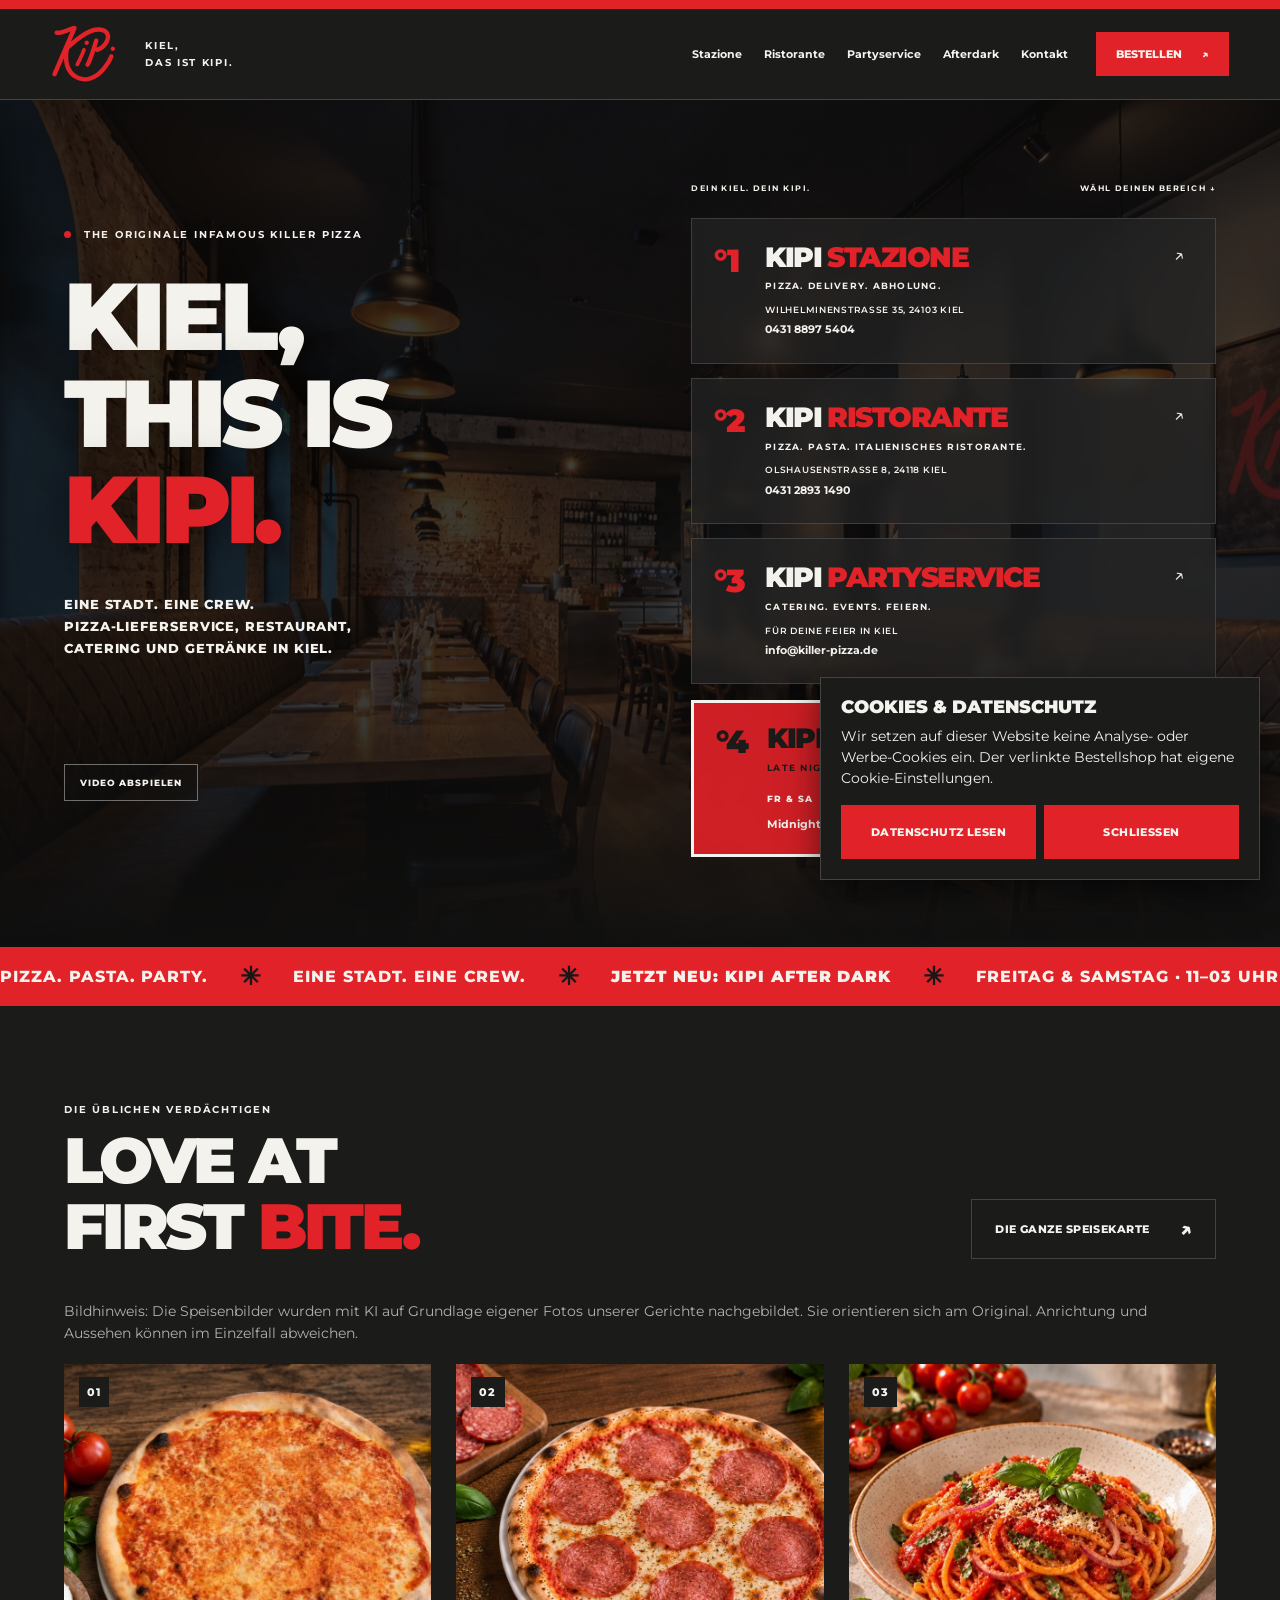
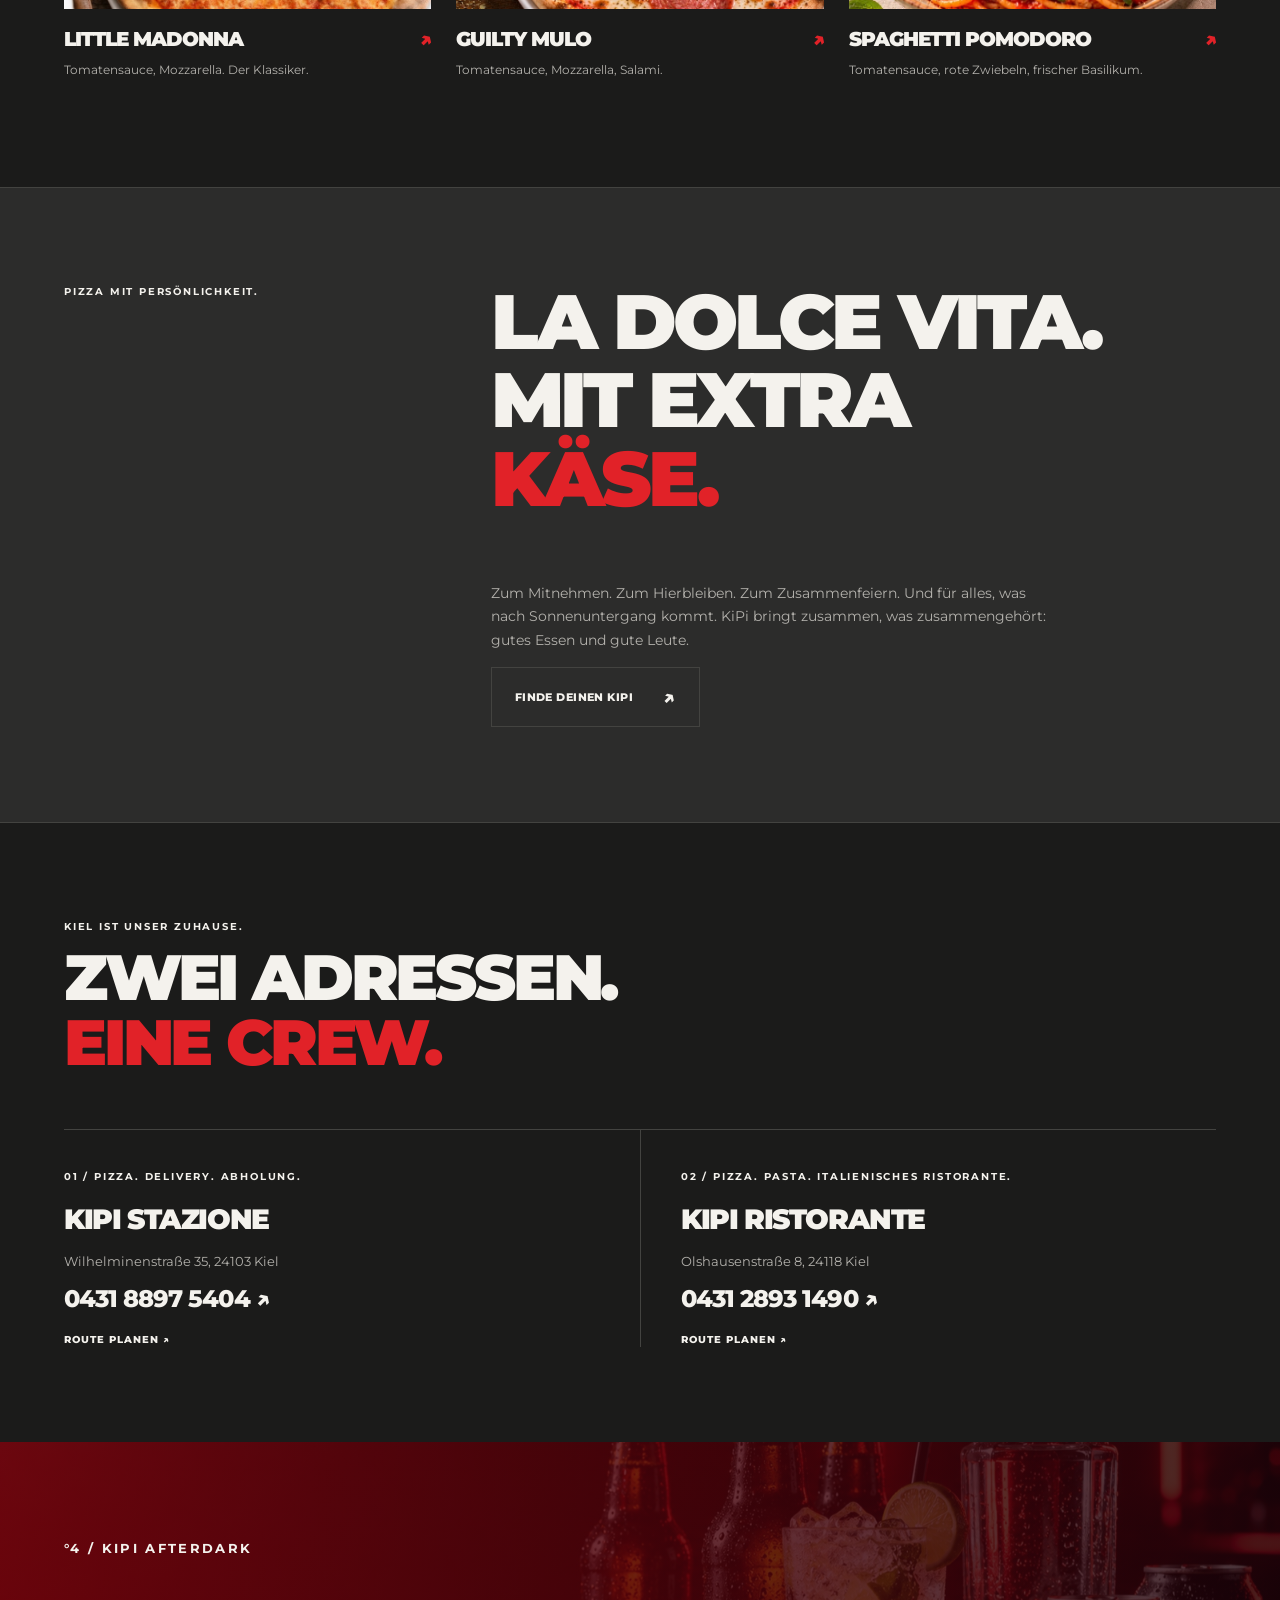
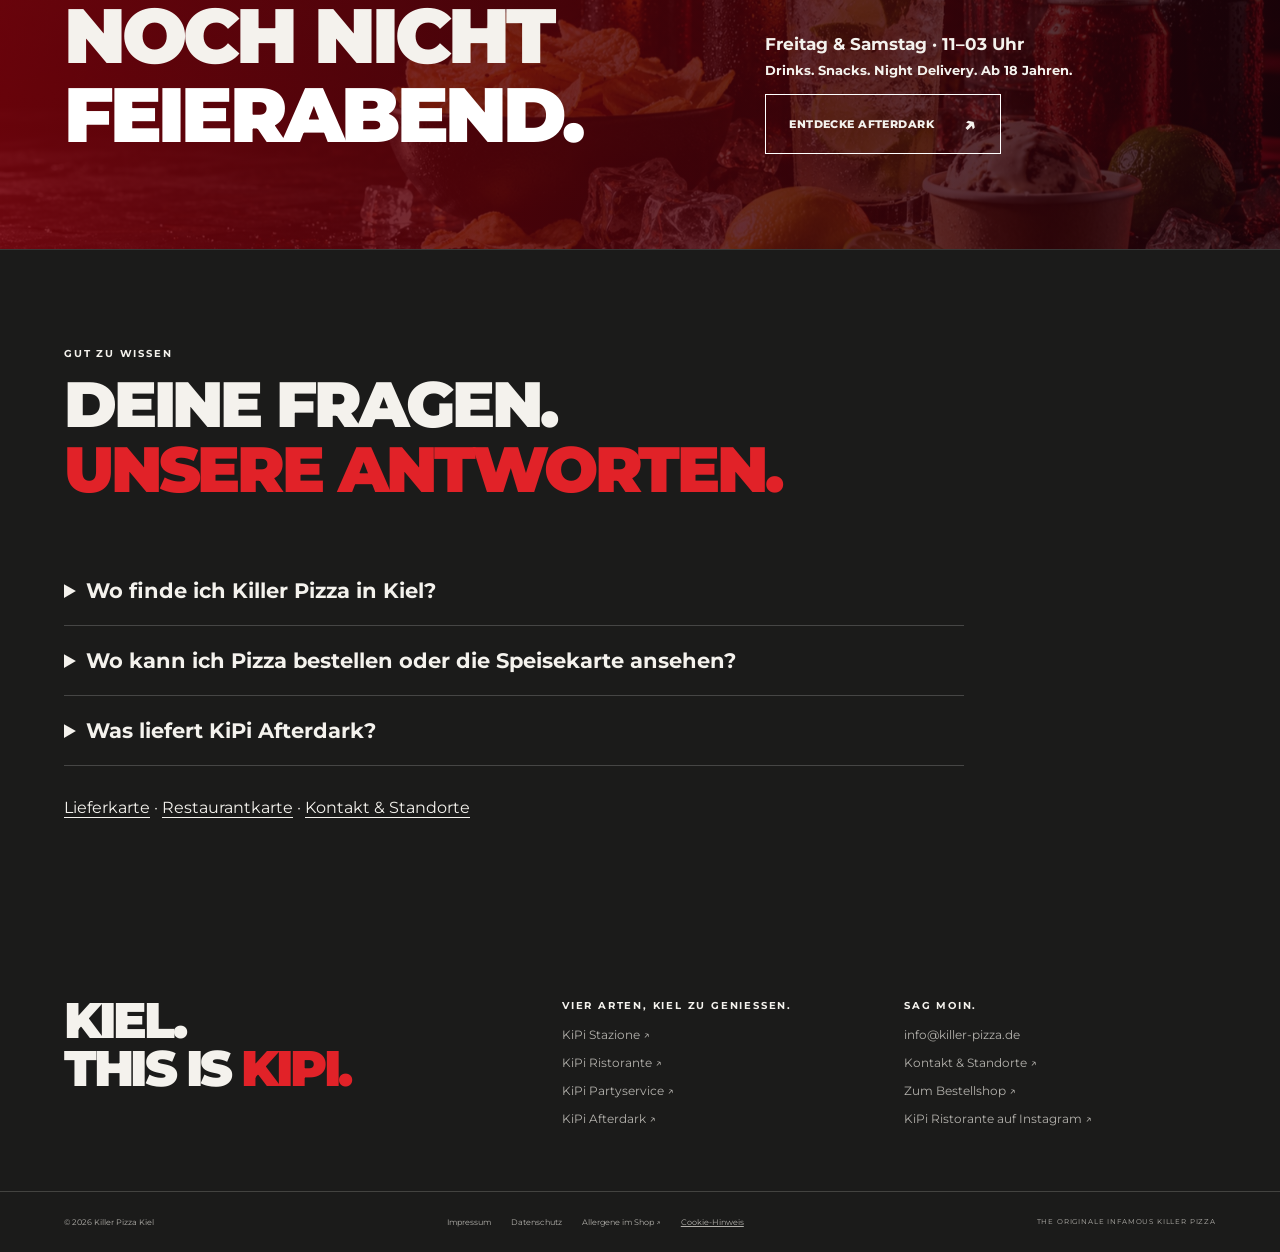
<file: index.html>
<!doctype html>
<html lang="de" data-page="home" data-root="./"><head><meta charset="utf-8"><meta name="viewport" content="width=device-width, initial-scale=1"><meta name="theme-color" content="#1b1b1a"><title>Killer Pizza Kiel | Lieferservice, Restaurant &amp; Catering</title><meta name="description" content="Killer Pizza in Kiel: Pizza und Pasta liefern lassen oder abholen, im KiPi Ristorante essen, Catering anfragen und Getränke mit Afterdark bestellen."><link rel="canonical" href="https://killer-pizza.de/"><meta name="robots" content="index,follow,max-image-preview:large"><meta property="og:locale" content="de_DE"><meta property="og:site_name" content="Killer Pizza Kiel"><meta property="og:type" content="website"><meta property="og:url" content="https://killer-pizza.de/"><meta property="og:title" content="Killer Pizza Kiel | Lieferservice, Restaurant &amp; Catering"><meta property="og:description" content="Killer Pizza in Kiel: Pizza und Pasta liefern lassen oder abholen, im KiPi Ristorante essen, Catering anfragen und Getränke mit Afterdark bestellen."><meta property="og:image" content="https://killer-pizza.de/ristorante-location.jpg"><meta name="twitter:card" content="summary_large_image"><link rel="icon" type="image/png" sizes="512x512" href="/favicon.png"><link rel="shortcut icon" href="/favicon.ico"><link rel="apple-touch-icon" sizes="180x180" href="/apple-touch-icon.png"><link rel="stylesheet" href="./styles.css?v=20261106hinweise"><script type="application/ld+json">{"@context":"https://schema.org","@graph":[{"@type":"Organization","@id":"https://killer-pizza.de/#organization","name":"Killer Pizza Kiel","alternateName":"KiPi","url":"https://killer-pizza.de/","logo":"https://killer-pizza.de/kipi-logo.svg","email":"info@killer-pizza.de"},{"@type":"WebSite","@id":"https://killer-pizza.de/#website","url":"https://killer-pizza.de/","name":"Killer Pizza Kiel","alternateName":"KiPi","inLanguage":"de-DE","publisher":{"@id":"https://killer-pizza.de/#organization"}},{"@type":"WebPage","@id":"https://killer-pizza.de/#webpage","url":"https://killer-pizza.de/","name":"Killer Pizza Kiel | Lieferservice, Restaurant & Catering","description":"Killer Pizza in Kiel: Pizza und Pasta liefern lassen oder abholen, im KiPi Ristorante essen, Catering anfragen und Getränke mit Afterdark bestellen.","inLanguage":"de-DE","primaryImageOfPage":{"@type":"ImageObject","contentUrl":"https://killer-pizza.de/ristorante-location.jpg"},"isPartOf":{"@id":"https://killer-pizza.de/#website"},"about":{"@id":"https://killer-pizza.de/#organization"}},{"@type":"Restaurant","@id":"https://killer-pizza.de/#stazione","name":"KiPi Stazione – Killer Pizza","url":"https://killer-pizza.de/stazione.html","image":"https://killer-pizza.de/stazione-location.jpg","telephone":"+4943188975404","servesCuisine":["Italienisch","Pizza","Pasta"],"address":{"@type":"PostalAddress","streetAddress":"Wilhelminenstraße 35","postalCode":"24103","addressLocality":"Kiel","addressRegion":"Schleswig-Holstein","addressCountry":"DE"},"parentOrganization":{"@id":"https://killer-pizza.de/#organization"},"hasMenu":"https://killer-pizza.de/stazione.html#speisekarte"},{"@type":"Restaurant","@id":"https://killer-pizza.de/#ristorante","name":"KiPi Ristorante – Killer Pizza","url":"https://killer-pizza.de/ristorante.html","image":"https://killer-pizza.de/ristorante-location.jpg","telephone":"+4943128931490","servesCuisine":["Italienisch","Pizza","Pasta"],"address":{"@type":"PostalAddress","streetAddress":"Olshausenstraße 8","postalCode":"24118","addressLocality":"Kiel","addressRegion":"Schleswig-Holstein","addressCountry":"DE"},"parentOrganization":{"@id":"https://killer-pizza.de/#organization"},"hasMenu":"https://killer-pizza.de/ristorante.html#speisekarte","sameAs":["https://www.instagram.com/kipiristorante/"]}]}</script><meta name="google-site-verification" content="U2a9HPNi5oisiGY47uyC_J-OvqAT7WtsurDepiKPrTI"><script defer src="./app.js?v=20261106bild"></script></head><body><div id="app"><a class="skip" href="#main">Zum Inhalt</a><header><a class="brand" href="./" aria-label="KiPi — Startseite"><img  src="./kipi-logo.svg" alt="KiPi" width="1000" height="600"><span class="brand-tagline">KIEL,<br>DAS IST KIPI.</span></a><nav aria-label="Hauptnavigation" id="navigation"><a  href="./stazione.html">Stazione</a><a  href="./ristorante.html">Ristorante</a><a  href="./partyservice.html">Partyservice</a><a  href="./afterdark.html">Afterdark</a><a href="./kontakt.html">Kontakt</a></nav><a class="header-order" href="https://shop.liefersoft.de/killer-pizza-kawamustafa-gbr-24103-77?disableRedirect=true">Bestellen <span aria-hidden="true">↗</span></a><button class="menu-toggle" aria-expanded="false" aria-controls="navigation" aria-label="Menü öffnen"><span></span><span></span></button></header><main id="main"><section class="home-hero cinema-hero" data-active-scene="video"><div class="scene-background" aria-hidden="true"><img class="scene-poster" src="./ristorante-location.jpg" alt=""><div class="video-frame" id="hero-video-frame"><video id="hero-video" muted loop playsinline preload="none" data-src="./killer-pizza-header-1080p-web.mp4"></video></div><img class="scene-preview" data-background="stazione" src="./stazione-location.jpg" alt=""><img class="scene-preview" data-background="ristorante" src="./ristorante-location.jpg" alt=""><img class="scene-preview" data-background="partyservice" src="./partyservice-event.jpg" alt=""><img class="scene-preview" data-background="afterdark" src="./afterdark-delivery.jpg" alt=""><div class="scene-shade"></div></div><div class="hero-intro"><p class="eyebrow"><span class="dot"></span> THE ORIGINALE INFAMOUS KILLER PIZZA</p><h1>KIEL,<br>THIS IS <span>KIPI.</span></h1><p class="hero-caption">Eine Stadt. Eine Crew.<br>Pizza-Lieferservice, Restaurant,<br>Catering und Getränke in Kiel.</p><button class="motion-toggle" type="button" hidden>Video abspielen</button></div><div class="portals"><p class="eyebrow portal-lead">DEIN KIEL. DEIN KIPI. <span>WÄHL DEINEN BEREICH ↓</span></p><a data-scene="stazione" class="portal " href="./stazione.html"><span class="portal-number">°1</span><div><h2>KIPI <span>Stazione</span></h2><p class="portal-tag">Pizza. Delivery. Abholung.</p><p class="portal-info">Wilhelminenstraße 35, 24103 Kiel</p><p class="portal-contact">0431 8897 5404</p></div><span class="portal-arrow" aria-hidden="true">↗</span></a><a data-scene="ristorante" class="portal " href="./ristorante.html"><span class="portal-number">°2</span><div><h2>KIPI <span>Ristorante</span></h2><p class="portal-tag">Pizza. Pasta. Italienisches Ristorante.</p><p class="portal-info">Olshausenstraße 8, 24118 Kiel</p><p class="portal-contact">0431 2893 1490</p></div><span class="portal-arrow" aria-hidden="true">↗</span></a><a data-scene="partyservice" class="portal " href="./partyservice.html"><span class="portal-number">°3</span><div><h2>KIPI <span>Partyservice</span></h2><p class="portal-tag">Catering. Events. Feiern.</p><p class="portal-info">Für deine Feier in Kiel</p><p class="portal-contact">info@killer-pizza.de</p></div><span class="portal-arrow" aria-hidden="true">↗</span></a><a data-scene="afterdark" class="portal red" href="./afterdark.html"><span class="portal-number">°4</span><div><h2>KIPI <span>Afterdark</span></h2><p class="portal-tag">Late Night Drinks. Night Delivery.</p><p class="portal-hours"><span>FR & SA</span><strong>11–03 UHR</strong></p><p class="portal-contact">Midnight Express</p></div><span class="portal-arrow" aria-hidden="true">↗</span><span class="new-stamp">JETZT<br>NEU!<small>AB 18 JAHREN</small></span></a></div></section><div class="ticker" aria-hidden="true"><div class="ticker-track"><div class="ticker-group"><span class="ticker-message">PIZZA. PASTA. PARTY.</span><b aria-hidden="true">✳</b><span class="ticker-message">EINE STADT. EINE CREW.</span><b aria-hidden="true">✳</b><span class="ticker-message"><strong>JETZT NEU: KIPI AFTER DARK</strong></span><b aria-hidden="true">✳</b><span class="ticker-message">FREITAG & SAMSTAG · 11–03 UHR</span><b aria-hidden="true">✳</b><span class="ticker-message">DRINKS. SNACKS. NACHTSCHUB.</span><b aria-hidden="true">✳</b><span class="ticker-message">AFTER DARK · AB 18 JAHREN</span><b aria-hidden="true">✳</b></div><div class="ticker-group"><span class="ticker-message">PIZZA. PASTA. PARTY.</span><b aria-hidden="true">✳</b><span class="ticker-message">EINE STADT. EINE CREW.</span><b aria-hidden="true">✳</b><span class="ticker-message"><strong>JETZT NEU: KIPI AFTER DARK</strong></span><b aria-hidden="true">✳</b><span class="ticker-message">FREITAG & SAMSTAG · 11–03 UHR</span><b aria-hidden="true">✳</b><span class="ticker-message">DRINKS. SNACKS. NACHTSCHUB.</span><b aria-hidden="true">✳</b><span class="ticker-message">AFTER DARK · AB 18 JAHREN</span><b aria-hidden="true">✳</b></div></div></div><section class="favorites section"><div class="section-heading"><div><p class="eyebrow">DIE ÜBLICHEN VERDÄCHTIGEN</p><h2>LOVE AT<br>FIRST <em>BITE.</em></h2></div><a class="button secondary" href="https://shop.liefersoft.de/killer-pizza-kawamustafa-gbr-24103-77?disableRedirect=true">Die ganze Speisekarte<span aria-hidden="true">↗</span></a></div><p class="food-image-note">Bildhinweis: Die Speisenbilder wurden mit KI auf Grundlage eigener Fotos unserer Gerichte nachgebildet. Sie orientieren sich am Original. Anrichtung und Aussehen können im Einzelfall abweichen.</p><div class="food-grid"><a href="https://shop.liefersoft.de/killer-pizza-kawamustafa-gbr-24103-77?disableRedirect=true" class="food-card"><div class="food-image"><img loading="lazy" src="./karte-kipi-pizza-little-madonna.jpg" alt="Little Madonna" width="1000" height="600"><span>01</span></div><h3>Little Madonna <span>↗</span></h3><p>Tomatensauce, Mozzarella. Der Klassiker.</p></a><a href="https://shop.liefersoft.de/killer-pizza-kawamustafa-gbr-24103-77?disableRedirect=true" class="food-card"><div class="food-image"><img loading="lazy" src="./karte-kipi-pizza-guilty-mulo.jpg" alt="Guilty Mulo" width="1000" height="600"><span>02</span></div><h3>Guilty Mulo <span>↗</span></h3><p>Tomatensauce, Mozzarella, Salami.</p></a><a href="https://shop.liefersoft.de/killer-pizza-kawamustafa-gbr-24103-77?disableRedirect=true" class="food-card"><div class="food-image"><img loading="lazy" src="./karte-pasta-pomodoro-s.jpg" alt="Spaghetti Pomodoro" width="1000" height="600"><span>03</span></div><h3>Spaghetti Pomodoro <span>↗</span></h3><p>Tomatensauce, rote Zwiebeln, frischer Basilikum.</p></a></div></section><section class="manifesto section"><span class="eyebrow">PIZZA MIT PERSÖNLICHKEIT.</span><div><h2>LA DOLCE VITA.<br>MIT EXTRA<br><em>KÄSE.</em></h2><p>Zum Mitnehmen. Zum Hierbleiben. Zum Zusammenfeiern. Und für alles, was nach Sonnenuntergang kommt. KiPi bringt zusammen, was zusammengehört: gutes Essen und gute Leute.</p><a class="button secondary" href="./kontakt.html">Finde deinen KiPi<span aria-hidden="true">↗</span></a></div></section><section class="locations section" id="standorte"><p class="eyebrow">KIEL IST UNSER ZUHAUSE.</p><h2>ZWEI ADRESSEN.<br><em>EINE CREW.</em></h2><div class="location-grid"><article><span class="eyebrow">01 / Pizza. Delivery. Abholung.</span><h3>KIPI Stazione</h3><address>Wilhelminenstraße 35, 24103 Kiel</address><a class="phone" href="tel:+4943188975404">0431 8897 5404 ↗</a><a class="text-link" href="https://www.google.com/maps/search/?api=1&query=Wilhelminenstra%C3%9Fe%2035%2C%2024103%20Kiel" target="_blank" rel="noopener">Route planen ↗</a></article><article><span class="eyebrow">02 / Pizza. Pasta. Italienisches Ristorante.</span><h3>KIPI Ristorante</h3><address>Olshausenstraße 8, 24118 Kiel</address><a class="phone" href="tel:+4943128931490">0431 2893 1490 ↗</a><a class="text-link" href="https://www.google.com/maps/search/?api=1&query=Olshausenstra%C3%9Fe%208%2C%2024118%20Kiel" target="_blank" rel="noopener">Route planen ↗</a></article></div></section><section class="night-banner section"><p class="eyebrow">°4 / KIPI AFTERDARK</p><h2>NOCH NICHT<br><span>FEIERABEND.</span></h2><div><p>Freitag & Samstag · 11–03 Uhr<br>Drinks. Snacks. Night Delivery. Ab 18 Jahren.</p><a class="button secondary" href="./afterdark.html">Entdecke Afterdark<span aria-hidden="true">↗</span></a></div></section><section class="section local-faq" aria-labelledby="faq-title"><p class="eyebrow">GUT ZU WISSEN</p><h2 id="faq-title">DEINE FRAGEN.<br><em>UNSERE ANTWORTEN.</em></h2><div><details><summary>Wo finde ich Killer Pizza in Kiel?</summary><p>KiPi Stazione für Lieferung und Abholung findest du in der Wilhelminenstraße 35, 24103 Kiel. Das KiPi Ristorante liegt in der Olshausenstraße 8, 24118 Kiel.</p></details><details><summary>Wo kann ich Pizza bestellen oder die Speisekarte ansehen?</summary><p>Die Lieferkarte mit Preisen findest du bei KiPi Stazione. Bestellungen laufen über den verlinkten Online-Shop. Für einen Restaurantbesuch findest du eine eigene Speisekarte bei KiPi Ristorante.</p></details><details><summary>Was liefert KiPi Afterdark?</summary><p>Afterdark liefert Getränke, Snacks, Eis und Partybedarf in Kiel. Pizza und andere Speisen bestellst du bei Stazione.</p></details></div><p class="faq-links"><a href="./stazione.html">Lieferkarte</a> · <a href="./ristorante.html">Restaurantkarte</a> · <a href="./kontakt.html">Kontakt & Standorte</a></p></section></main><footer><div class="footer-top"><a class="footer-wordmark" href="./">KIEL.<br>THIS IS <span>KIPI.</span></a><div><p class="eyebrow">VIER ARTEN, KIEL ZU GENIESSEN.</p><a href="./stazione.html">KiPi Stazione ↗</a><a href="./ristorante.html">KiPi Ristorante ↗</a><a href="./partyservice.html">KiPi Partyservice ↗</a><a href="./afterdark.html">KiPi Afterdark ↗</a></div><div><p class="eyebrow">SAG MOIN.</p><a href="mailto:info@killer-pizza.de">info@killer-pizza.de</a><a href="./kontakt.html">Kontakt & Standorte ↗</a><a href="https://shop.liefersoft.de/killer-pizza-kawamustafa-gbr-24103-77?disableRedirect=true">Zum Bestellshop ↗</a><a href="https://www.instagram.com/kipiristorante/" target="_blank" rel="noopener noreferrer">KiPi Ristorante auf Instagram ↗</a></div></div><div class="footer-bottom"><span>© 2026 Killer Pizza Kiel</span><div><a href="./impressum.html">Impressum</a><a href="./datenschutz.html">Datenschutz</a><a href="https://shop.liefersoft.de/killer-pizza-kawamustafa-gbr-24103-77/additives-allergens">Allergene im Shop ↗</a></div><span>THE ORIGINALE INFAMOUS KILLER PIZZA</span></div></footer><a class="mobile-order" href="https://shop.liefersoft.de/killer-pizza-kawamustafa-gbr-24103-77?disableRedirect=true">HUNGRIG? JETZT BESTELLEN <span>↗</span></a></div></body></html>
</file>
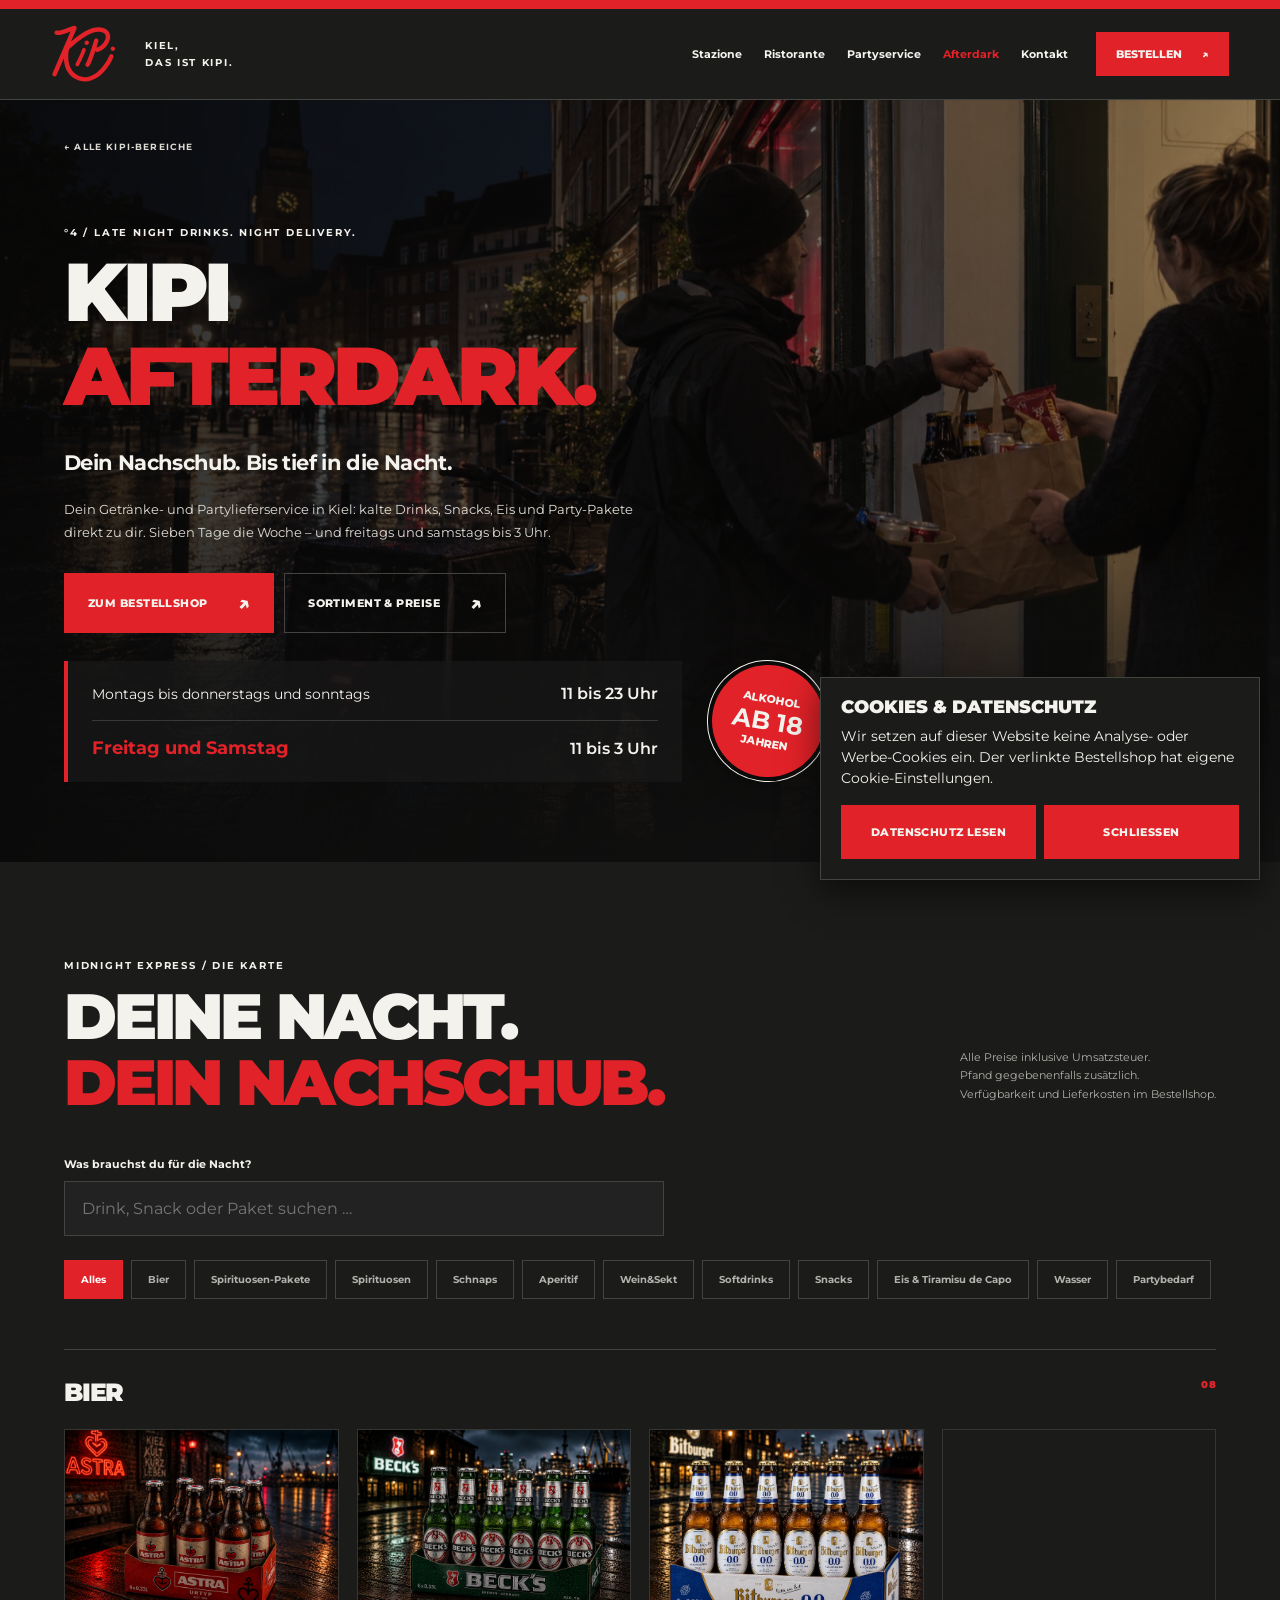
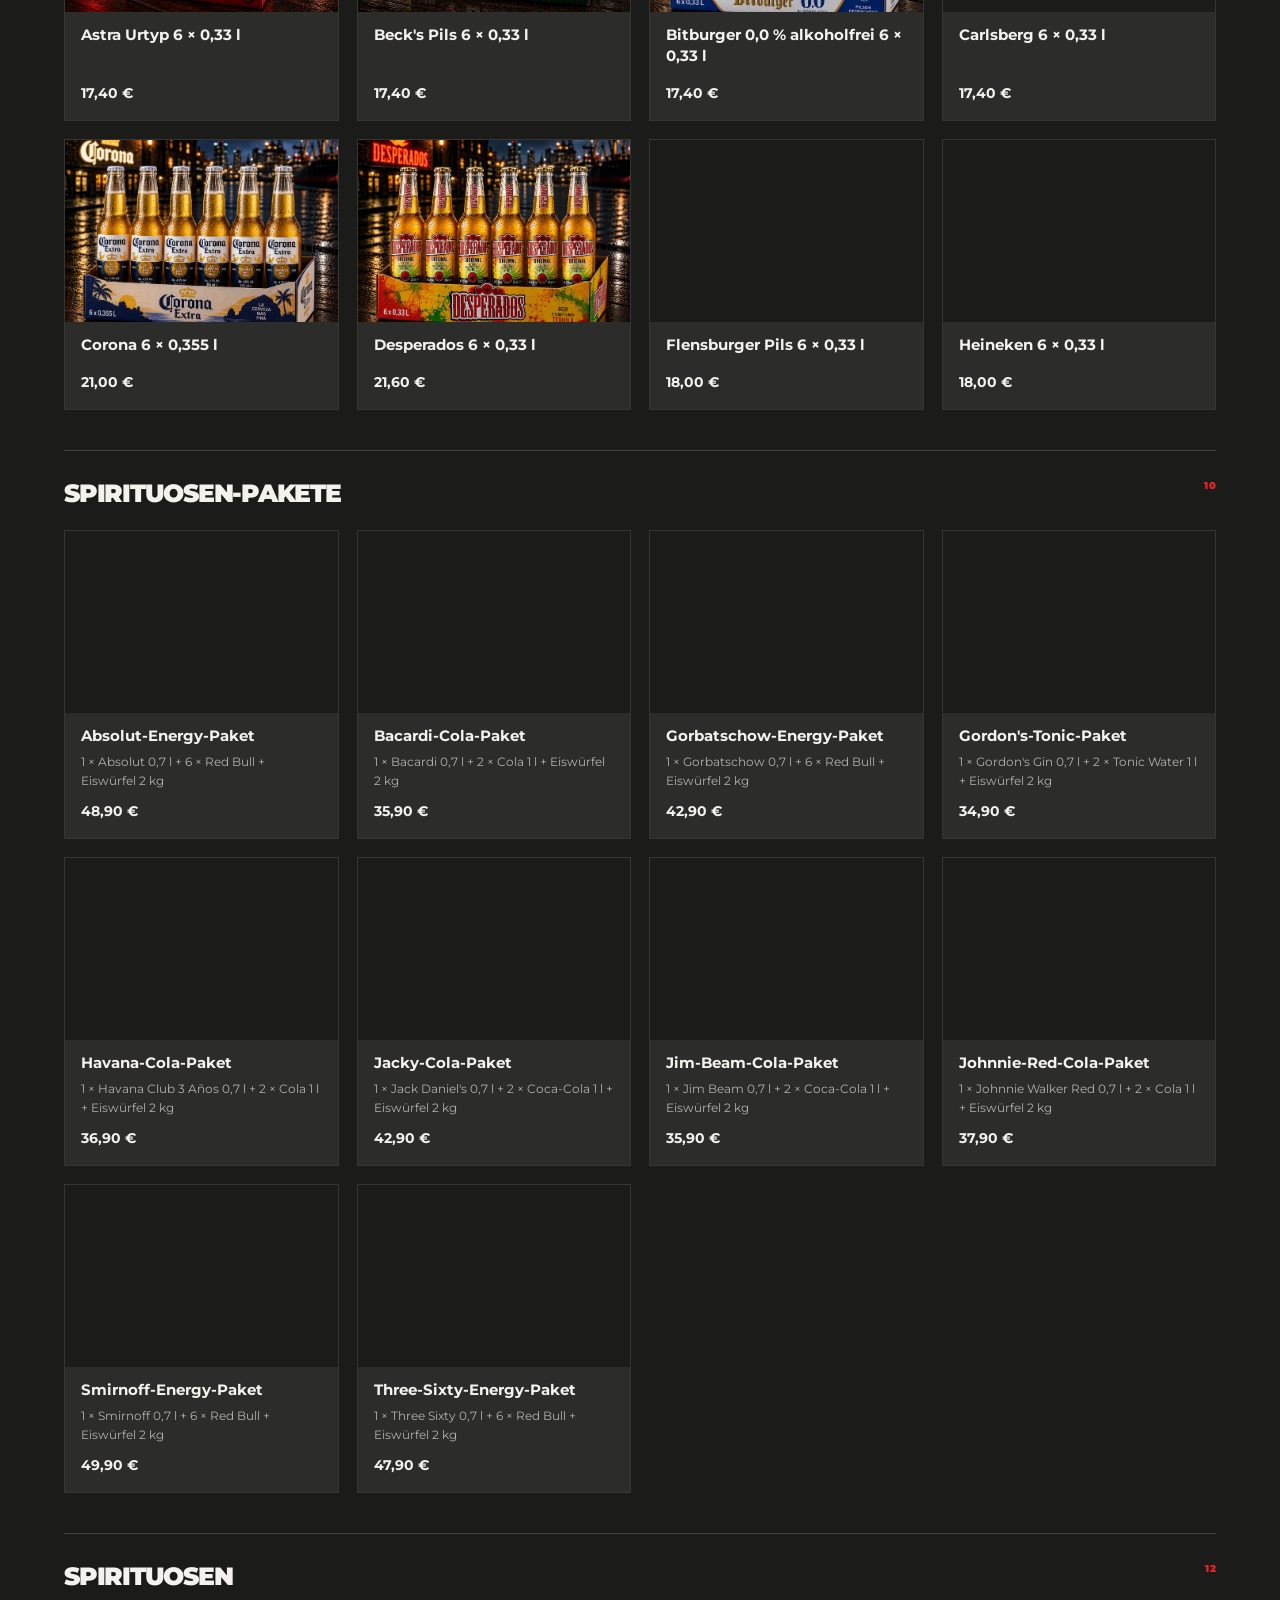
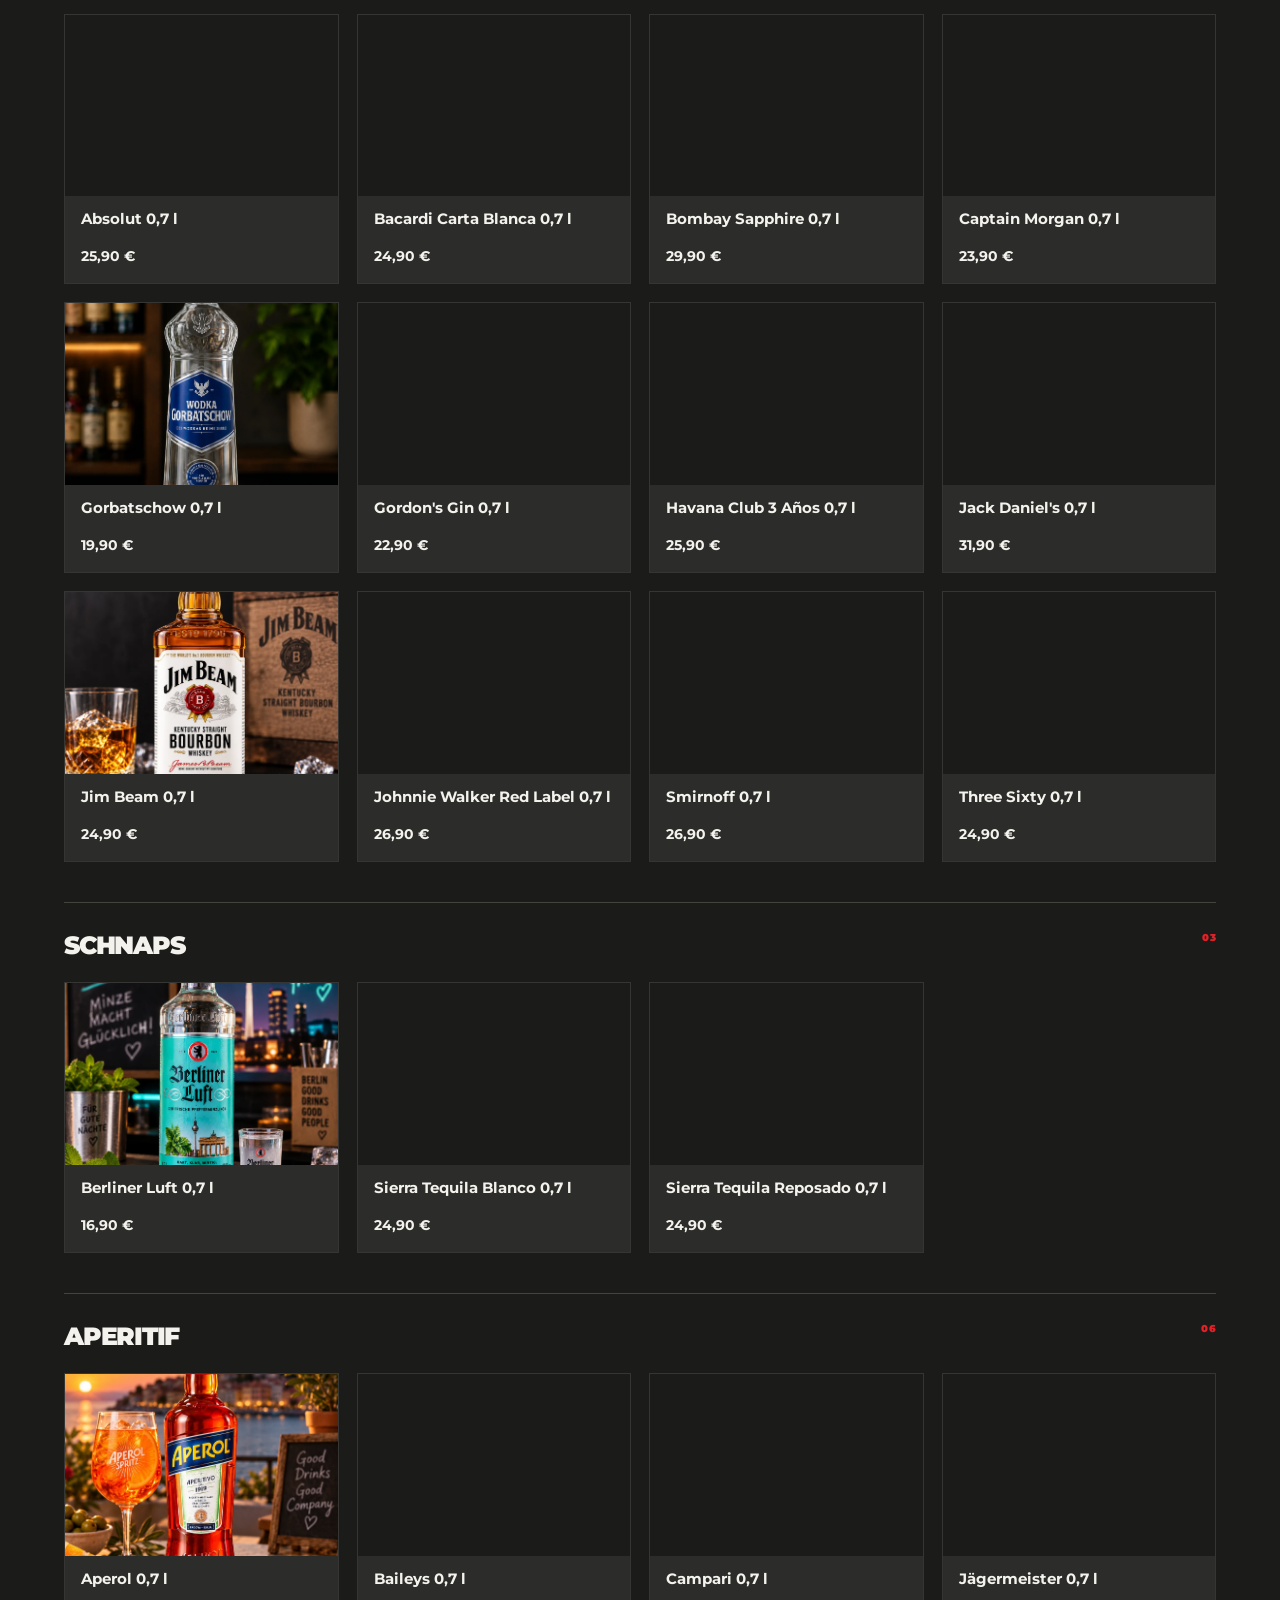
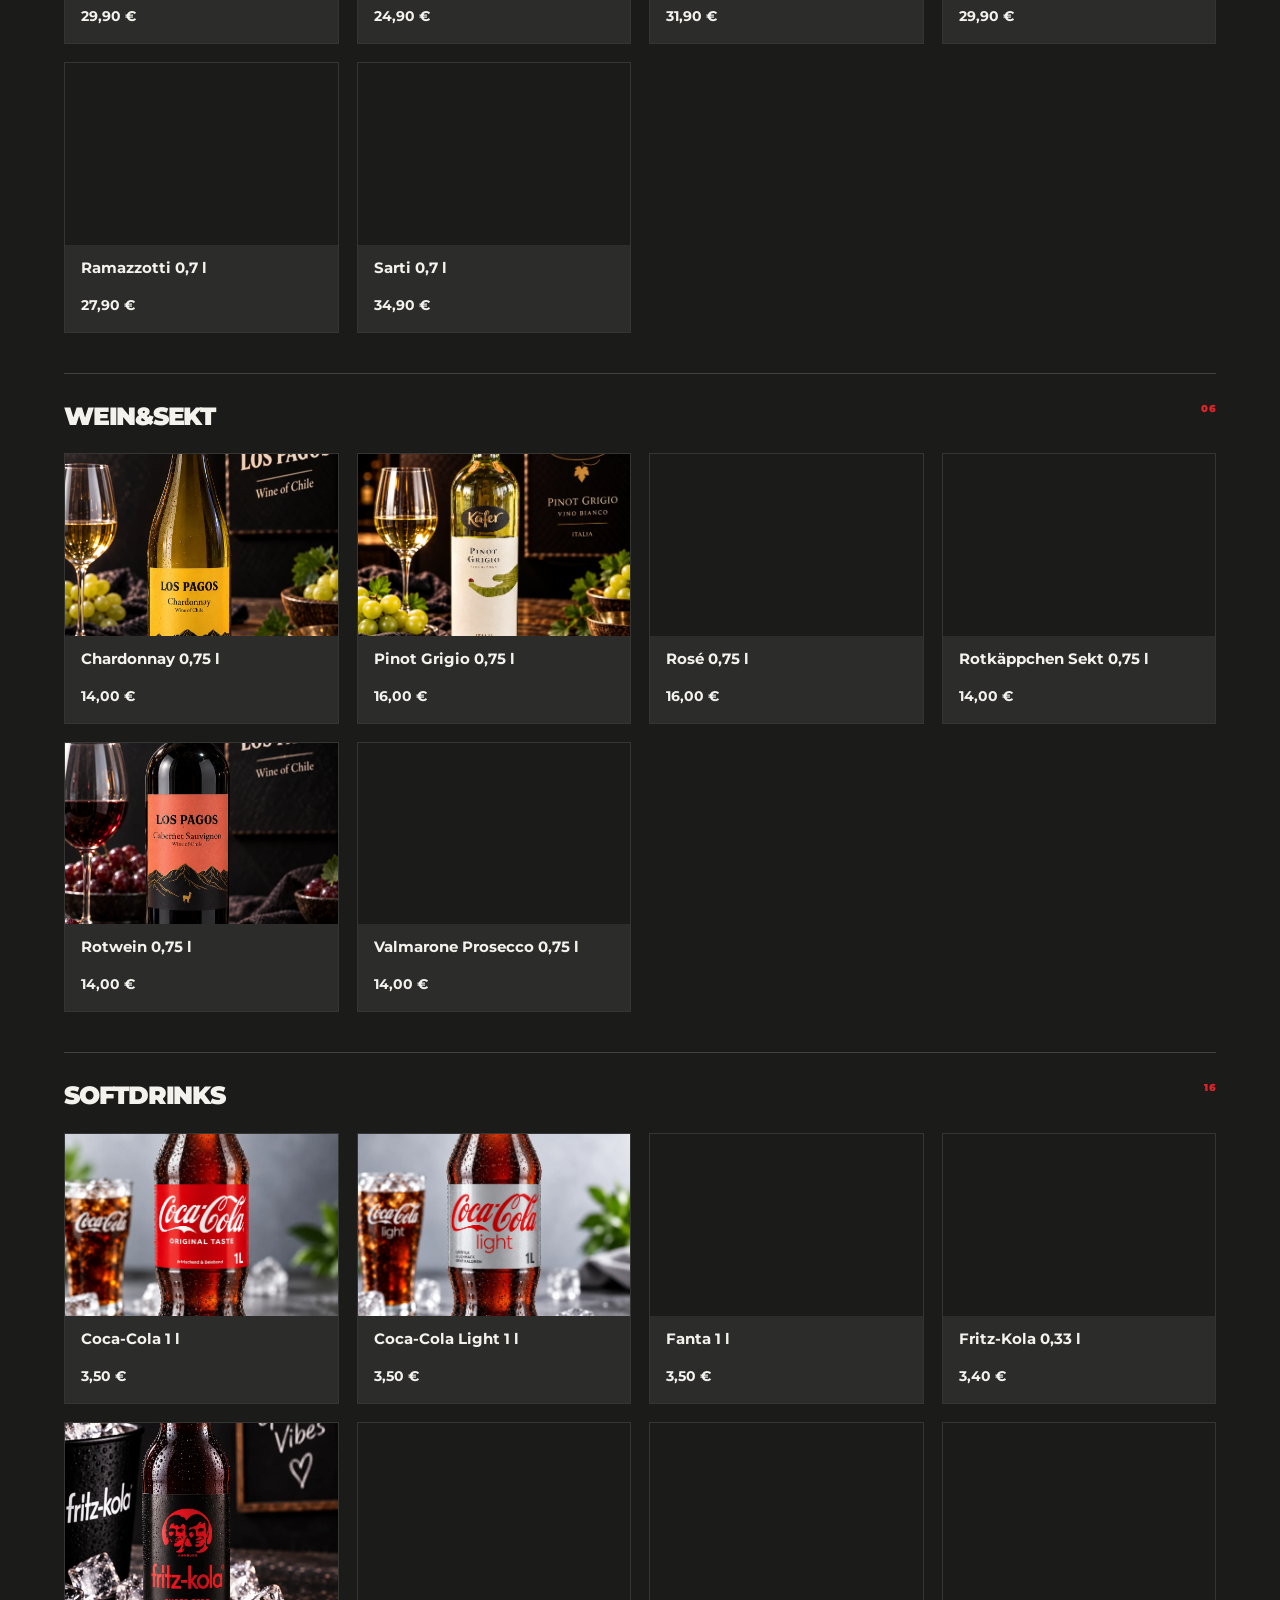
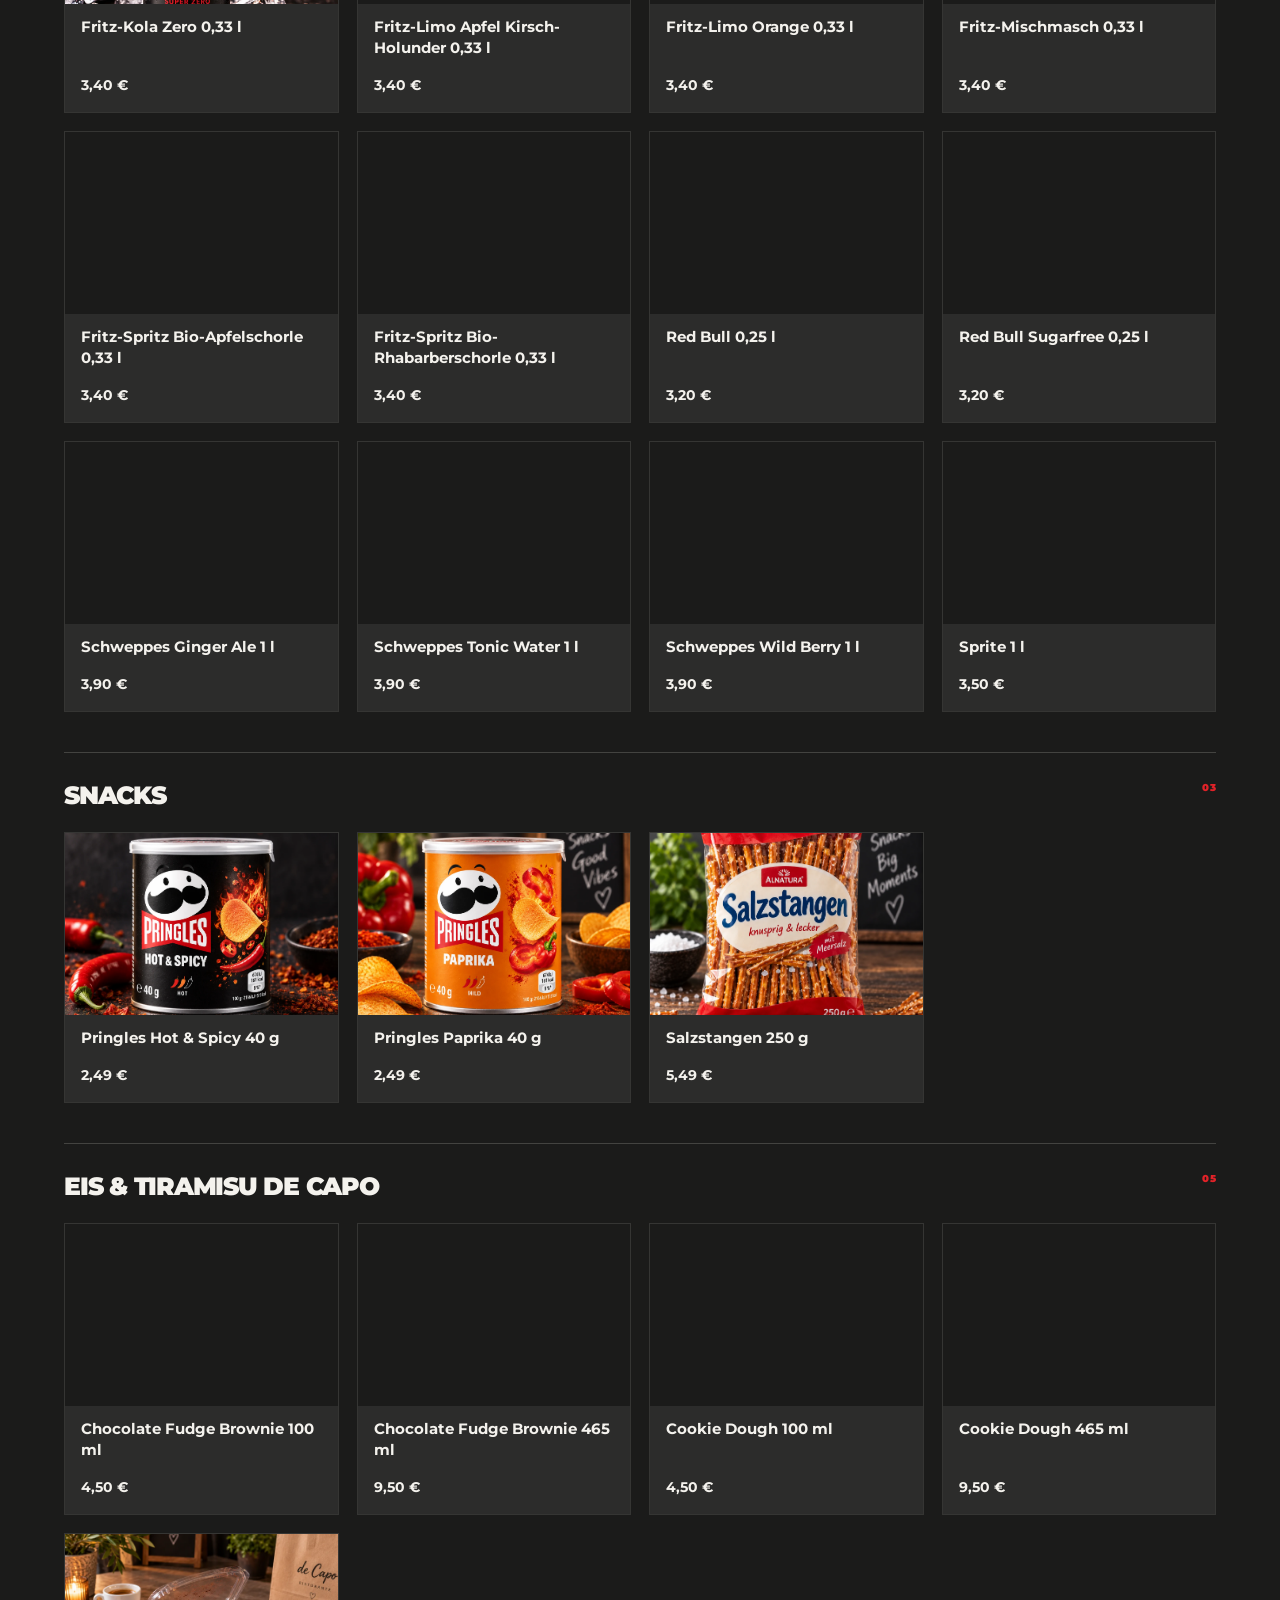
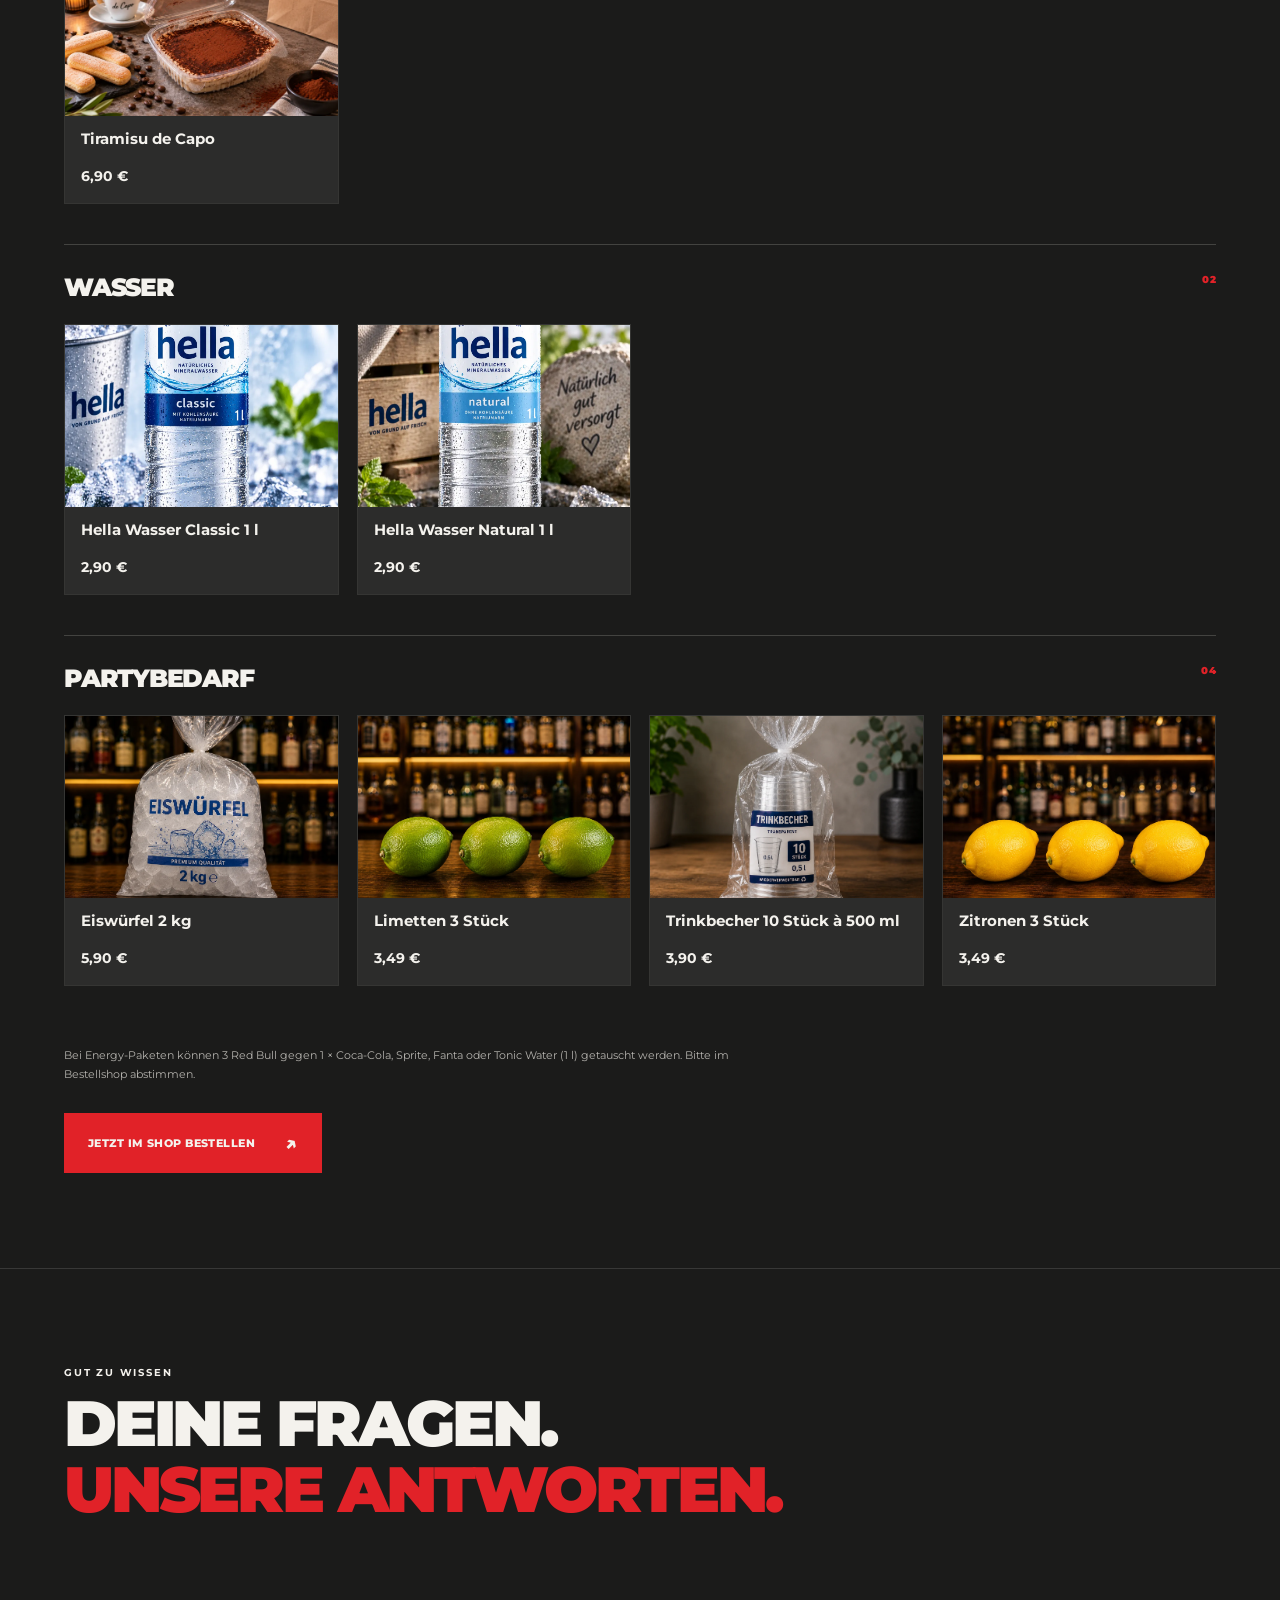
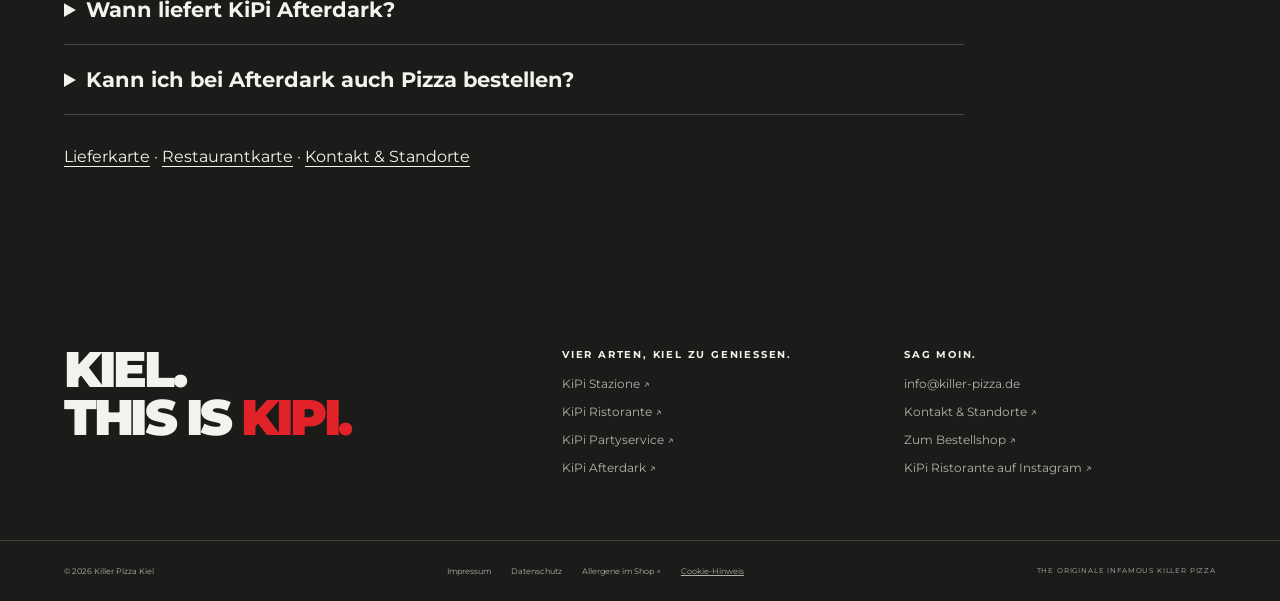
<file: afterdark.html>
<!doctype html>
<html lang="de" data-page="afterdark" data-root="./"><head><meta charset="utf-8"><meta name="viewport" content="width=device-width, initial-scale=1"><meta name="theme-color" content="#1b1b1a"><title>Getränke Lieferservice Kiel | KiPi Afterdark</title><meta name="description" content="Drinks, Snacks und Partybedarf in Kiel liefern lassen. Mo–Do und So 11–23 Uhr, Fr und Sa 11–3 Uhr. Sortiment und Preise von KiPi Afterdark."><link rel="canonical" href="https://killer-pizza.de/afterdark.html"><meta name="robots" content="index,follow,max-image-preview:large"><meta property="og:locale" content="de_DE"><meta property="og:site_name" content="Killer Pizza Kiel"><meta property="og:type" content="website"><meta property="og:url" content="https://killer-pizza.de/afterdark.html"><meta property="og:title" content="Getränke Lieferservice Kiel | KiPi Afterdark"><meta property="og:description" content="Drinks, Snacks und Partybedarf in Kiel liefern lassen. Mo–Do und So 11–23 Uhr, Fr und Sa 11–3 Uhr. Sortiment und Preise von KiPi Afterdark."><meta property="og:image" content="https://killer-pizza.de/afterdark-delivery.jpg"><meta name="twitter:card" content="summary_large_image"><link rel="icon" type="image/png" sizes="512x512" href="/favicon.png"><link rel="shortcut icon" href="/favicon.ico"><link rel="apple-touch-icon" sizes="180x180" href="/apple-touch-icon.png"><link rel="stylesheet" href="./styles.css?v=20261106hinweise"><script type="application/ld+json">{"@context":"https://schema.org","@graph":[{"@type":"Organization","@id":"https://killer-pizza.de/#organization","name":"Killer Pizza Kiel","alternateName":"KiPi","url":"https://killer-pizza.de/","logo":"https://killer-pizza.de/kipi-logo.svg","email":"info@killer-pizza.de"},{"@type":"WebSite","@id":"https://killer-pizza.de/#website","url":"https://killer-pizza.de/","name":"Killer Pizza Kiel","alternateName":"KiPi","inLanguage":"de-DE","publisher":{"@id":"https://killer-pizza.de/#organization"}},{"@type":"WebPage","@id":"https://killer-pizza.de/afterdark.html#webpage","url":"https://killer-pizza.de/afterdark.html","name":"Getränke Lieferservice Kiel | KiPi Afterdark","description":"Drinks, Snacks und Partybedarf in Kiel liefern lassen. Mo–Do und So 11–23 Uhr, Fr und Sa 11–3 Uhr. Sortiment und Preise von KiPi Afterdark.","inLanguage":"de-DE","isPartOf":{"@id":"https://killer-pizza.de/#website"},"about":{"@id":"https://killer-pizza.de/#organization"}},{"@type":"BreadcrumbList","itemListElement":[{"@type":"ListItem","position":1,"name":"Killer Pizza Kiel","item":"https://killer-pizza.de/"},{"@type":"ListItem","position":2,"name":"Getränke Lieferservice Kiel","item":"https://killer-pizza.de/afterdark.html"}]},{"@type":"Service","name":"KiPi Afterdark Getränke- und Partylieferservice","url":"https://killer-pizza.de/afterdark.html","serviceType":"Getränkelieferdienst","areaServed":{"@type":"City","name":"Kiel"},"provider":{"@id":"https://killer-pizza.de/#organization"},"hoursAvailable":[{"@type":"OpeningHoursSpecification","dayOfWeek":["Monday","Tuesday","Wednesday","Thursday","Sunday"],"opens":"11:00","closes":"23:00"},{"@type":"OpeningHoursSpecification","dayOfWeek":["Friday","Saturday"],"opens":"11:00","closes":"03:00"}]}]}</script><script defer src="./prices.js?v=20261106a"></script><script defer src="./app.js?v=20261106hinweise"></script></head><body><div id="app"><a class="skip" href="#main">Zum Inhalt</a><header><a class="brand" href="./" aria-label="KiPi — Startseite"><img  src="./kipi-logo.svg" alt="KiPi" width="1000" height="600"><span class="brand-tagline">KIEL,<br>DAS IST KIPI.</span></a><nav aria-label="Hauptnavigation" id="navigation"><a  href="./stazione.html">Stazione</a><a  href="./ristorante.html">Ristorante</a><a  href="./partyservice.html">Partyservice</a><a aria-current="page" href="./afterdark.html">Afterdark</a><a href="./kontakt.html">Kontakt</a></nav><a class="header-order" href="https://shop.liefersoft.de/killer-pizza-kawamustafa-gbr-24103-77?disableRedirect=true">Bestellen <span aria-hidden="true">↗</span></a><button class="menu-toggle" aria-expanded="false" aria-controls="navigation" aria-label="Menü öffnen"><span></span><span></span></button></header><main id="main"><section class="detail-hero cinematic-detail location-hero night" data-active-scene="afterdark"><div class="night-backdrop" style="background-image:url('./afterdark-delivery.jpg')" aria-hidden="true"></div><a class="back" href="./">← ALLE KIPI-BEREICHE</a><div class="detail-heading"><div><p class="eyebrow">°4 / Late Night Drinks. Night Delivery.</p><h1>KIPI<br><span>Afterdark.</span></h1><p class="detail-intro">Dein Nachschub. Bis tief in die Nacht.</p><p class="detail-desc">Dein Getränke- und Partylieferservice in Kiel: kalte Drinks, Snacks, Eis und Party-Pakete direkt zu dir. Sieben Tage die Woche – und freitags und samstags bis 3 Uhr.</p><div class="actions"><a class="button " href="https://shop.liefersoft.de/killer-pizza-kawamustafa-gbr-24103-77?disableRedirect=true">Zum Bestellshop<span aria-hidden="true">↗</span></a><a class="button secondary" href="#sortiment">Sortiment & Preise<span aria-hidden="true">↗</span></a></div><div class="afterdark-schedule"><div class="afterdark-hours"><p><span>Montags bis donnerstags und sonntags</span><span>11 bis 23 Uhr</span></p><p class="weekend-hours"><strong>Freitag und Samstag</strong><span>11 bis 3 Uhr</span></p></div><span class="age-stamp"><span>ALKOHOL</span><strong>AB 18</strong><span>JAHREN</span></span></div></div></div></section><section class="price-section section" id="sortiment"><div class="section-heading"><div><p class="eyebrow">MIDNIGHT EXPRESS / DIE KARTE</p><h2>DEINE NACHT.<br><em>DEIN NACHSCHUB.</em></h2></div><p>Alle Preise inklusive Umsatzsteuer.<br>Pfand gegebenenfalls zusätzlich.<br>Verfügbarkeit und Lieferkosten im Bestellshop.</p></div><label class="search-label" for="price-search">Was brauchst du für die Nacht?</label><input id="price-search" type="search" placeholder="Drink, Snack oder Paket suchen …"><div class="price-filters" role="group" aria-label="Sortiment filtern"><button class="active" data-filter="Alle" aria-pressed="true">Alles</button><button data-filter="Bier" aria-pressed="false">Bier</button><button data-filter="Spirituosen-Pakete" aria-pressed="false">Spirituosen-Pakete</button><button data-filter="Spirituosen" aria-pressed="false">Spirituosen</button><button data-filter="Schnaps" aria-pressed="false">Schnaps</button><button data-filter="Aperitif" aria-pressed="false">Aperitif</button><button data-filter="Wein&Sekt" aria-pressed="false">Wein&Sekt</button><button data-filter="Softdrinks" aria-pressed="false">Softdrinks</button><button data-filter="Snacks" aria-pressed="false">Snacks</button><button data-filter="Eis & Tiramisu de Capo" aria-pressed="false">Eis & Tiramisu de Capo</button><button data-filter="Wasser" aria-pressed="false">Wasser</button><button data-filter="Partybedarf" aria-pressed="false">Partybedarf</button></div><p class="no-results" hidden>Kein Treffer. Versuch einen anderen Suchbegriff.</p><div class="price-groups"><section class="price-group" data-category="Bier"><h3>Bier<span>08</span></h3><div><article class="price-item" data-search="astra urtyp 6 × 0,33 l "><img class="price-photo" src="./shop-afterdark-astra-urtyp-6-0-33-l.webp" alt="Astra Urtyp 6 × 0,33 l" loading="lazy" decoding="async"><div><h4>Astra Urtyp 6 × 0,33 l</h4><p></p></div><strong>17,40 €</strong></article><article class="price-item" data-search="beck's pils 6 × 0,33 l "><img class="price-photo" src="./shop-afterdark-beck-s-pils-6-0-33-l.webp" alt="Beck&#39;s Pils 6 × 0,33 l" loading="lazy" decoding="async"><div><h4>Beck's Pils 6 × 0,33 l</h4><p></p></div><strong>17,40 €</strong></article><article class="price-item" data-search="bitburger 0,0 % alkoholfrei 6 × 0,33 l "><img class="price-photo" src="./shop-afterdark-bitburger-0-0-alkoholfrei-6-0-33-l.webp" alt="Bitburger 0,0 % alkoholfrei 6 × 0,33 l" loading="lazy" decoding="async"><div><h4>Bitburger 0,0 % alkoholfrei 6 × 0,33 l</h4><p></p></div><strong>17,40 €</strong></article><article class="price-item" data-search="carlsberg 6 × 0,33 l "><img class="price-photo" src="./shop-afterdark-carlsberg-6-0-33-l.webp" alt="Carlsberg 6 × 0,33 l" loading="lazy" decoding="async"><div><h4>Carlsberg 6 × 0,33 l</h4><p></p></div><strong>17,40 €</strong></article><article class="price-item" data-search="corona 6 × 0,355 l "><img class="price-photo" src="./shop-afterdark-corona-6-0-355-l.webp" alt="Corona 6 × 0,355 l" loading="lazy" decoding="async"><div><h4>Corona 6 × 0,355 l</h4><p></p></div><strong>21,00 €</strong></article><article class="price-item" data-search="desperados 6 × 0,33 l "><img class="price-photo" src="./shop-afterdark-desperados-6-0-33-l.webp" alt="Desperados 6 × 0,33 l" loading="lazy" decoding="async"><div><h4>Desperados 6 × 0,33 l</h4><p></p></div><strong>21,60 €</strong></article><article class="price-item" data-search="flensburger pils 6 × 0,33 l "><img class="price-photo" src="./shop-afterdark-flensburger-pils-6-0-33-l.webp" alt="Flensburger Pils 6 × 0,33 l" loading="lazy" decoding="async"><div><h4>Flensburger Pils 6 × 0,33 l</h4><p></p></div><strong>18,00 €</strong></article><article class="price-item" data-search="heineken 6 × 0,33 l "><img class="price-photo" src="./shop-afterdark-heineken-6-0-33-l.webp" alt="Heineken 6 × 0,33 l" loading="lazy" decoding="async"><div><h4>Heineken 6 × 0,33 l</h4><p></p></div><strong>18,00 €</strong></article></div></section><section class="price-group" data-category="Spirituosen-Pakete"><h3>Spirituosen-Pakete<span>10</span></h3><div><article class="price-item" data-search="absolut-energy-paket 1 × absolut 0,7 l + 6 × red bull + eiswürfel 2 kg

"><img class="price-photo" src="./shop-afterdark-absolut-energy-paket.webp" alt="Absolut-Energy-Paket" loading="lazy" decoding="async"><div><h4>Absolut-Energy-Paket</h4><p>1 × Absolut 0,7 l + 6 × Red Bull + Eiswürfel 2 kg

</p></div><strong>48,90 €</strong></article><article class="price-item" data-search="bacardi-cola-paket 1 × bacardi 0,7 l + 2 × cola 1 l + eiswürfel 2 kg

"><img class="price-photo" src="./shop-afterdark-bacardi-cola-paket.webp" alt="Bacardi-Cola-Paket" loading="lazy" decoding="async"><div><h4>Bacardi-Cola-Paket</h4><p>1 × Bacardi 0,7 l + 2 × Cola 1 l + Eiswürfel 2 kg

</p></div><strong>35,90 €</strong></article><article class="price-item" data-search="gorbatschow-energy-paket 1 × gorbatschow 0,7 l + 6 × red bull + eiswürfel 2 kg"><img class="price-photo" src="./shop-afterdark-gorbatschow-energy-paket.webp" alt="Gorbatschow-Energy-Paket" loading="lazy" decoding="async"><div><h4>Gorbatschow-Energy-Paket</h4><p>1 × Gorbatschow 0,7 l + 6 × Red Bull + Eiswürfel 2 kg</p></div><strong>42,90 €</strong></article><article class="price-item" data-search="gordon's-tonic-paket 1 × gordon's gin 0,7 l + 2 × tonic water 1 l + eiswürfel 2 kg

"><img class="price-photo" src="./shop-afterdark-gordon-s-tonic-paket.webp" alt="Gordon&#39;s-Tonic-Paket" loading="lazy" decoding="async"><div><h4>Gordon's-Tonic-Paket</h4><p>1 × Gordon's Gin 0,7 l + 2 × Tonic Water 1 l + Eiswürfel 2 kg

</p></div><strong>34,90 €</strong></article><article class="price-item" data-search="havana-cola-paket 1 × havana club 3 años 0,7 l + 2 × cola 1 l + eiswürfel 2 kg

"><img class="price-photo" src="./shop-afterdark-havana-cola-paket.webp" alt="Havana-Cola-Paket" loading="lazy" decoding="async"><div><h4>Havana-Cola-Paket</h4><p>1 × Havana Club 3 Años 0,7 l + 2 × Cola 1 l + Eiswürfel 2 kg

</p></div><strong>36,90 €</strong></article><article class="price-item" data-search="jacky-cola-paket 1 × jack daniel's 0,7 l + 2 × coca-cola 1 l + eiswürfel 2 kg

"><img class="price-photo" src="./shop-afterdark-jacky-cola-paket.webp" alt="Jacky-Cola-Paket" loading="lazy" decoding="async"><div><h4>Jacky-Cola-Paket</h4><p>1 × Jack Daniel's 0,7 l + 2 × Coca-Cola 1 l + Eiswürfel 2 kg

</p></div><strong>42,90 €</strong></article><article class="price-item" data-search="jim-beam-cola-paket 1 × jim beam 0,7 l + 2 × coca-cola 1 l + eiswürfel 2 kg

"><img class="price-photo" src="./shop-afterdark-jim-beam-cola-paket.webp" alt="Jim-Beam-Cola-Paket" loading="lazy" decoding="async"><div><h4>Jim-Beam-Cola-Paket</h4><p>1 × Jim Beam 0,7 l + 2 × Coca-Cola 1 l + Eiswürfel 2 kg

</p></div><strong>35,90 €</strong></article><article class="price-item" data-search="johnnie-red-cola-paket 1 × johnnie walker red 0,7 l + 2 × cola 1 l + eiswürfel 2 kg

"><img class="price-photo" src="./shop-afterdark-johnnie-red-cola-paket.webp" alt="Johnnie-Red-Cola-Paket" loading="lazy" decoding="async"><div><h4>Johnnie-Red-Cola-Paket</h4><p>1 × Johnnie Walker Red 0,7 l + 2 × Cola 1 l + Eiswürfel 2 kg

</p></div><strong>37,90 €</strong></article><article class="price-item" data-search="smirnoff-energy-paket 1 × smirnoff 0,7 l + 6 × red bull + eiswürfel 2 kg

"><img class="price-photo" src="./shop-afterdark-smirnoff-energy-paket.webp" alt="Smirnoff-Energy-Paket" loading="lazy" decoding="async"><div><h4>Smirnoff-Energy-Paket</h4><p>1 × Smirnoff 0,7 l + 6 × Red Bull + Eiswürfel 2 kg

</p></div><strong>49,90 €</strong></article><article class="price-item" data-search="three-sixty-energy-paket 1 × three sixty 0,7 l + 6 × red bull + eiswürfel 2 kg

"><img class="price-photo" src="./shop-afterdark-three-sixty-energy-paket.webp" alt="Three-Sixty-Energy-Paket" loading="lazy" decoding="async"><div><h4>Three-Sixty-Energy-Paket</h4><p>1 × Three Sixty 0,7 l + 6 × Red Bull + Eiswürfel 2 kg

</p></div><strong>47,90 €</strong></article></div></section><section class="price-group" data-category="Spirituosen"><h3>Spirituosen<span>12</span></h3><div><article class="price-item" data-search="absolut 0,7 l "><img class="price-photo" src="./shop-afterdark-absolut-0-7-l.webp" alt="Absolut 0,7 l" loading="lazy" decoding="async"><div><h4>Absolut 0,7 l</h4><p></p></div><strong>25,90 €</strong></article><article class="price-item" data-search="bacardi carta blanca 0,7 l "><img class="price-photo" src="./shop-afterdark-bacardi-carta-blanca-0-7-l.webp" alt="Bacardi Carta Blanca 0,7 l" loading="lazy" decoding="async"><div><h4>Bacardi Carta Blanca 0,7 l</h4><p></p></div><strong>24,90 €</strong></article><article class="price-item" data-search="bombay sapphire 0,7 l "><img class="price-photo" src="./shop-afterdark-bombay-sapphire-0-7-l.webp" alt="Bombay Sapphire 0,7 l" loading="lazy" decoding="async"><div><h4>Bombay Sapphire 0,7 l</h4><p></p></div><strong>29,90 €</strong></article><article class="price-item" data-search="captain morgan 0,7 l "><img class="price-photo" src="./shop-afterdark-captain-morgan-0-7-l.webp" alt="Captain Morgan 0,7 l" loading="lazy" decoding="async"><div><h4>Captain Morgan 0,7 l</h4><p></p></div><strong>23,90 €</strong></article><article class="price-item" data-search="gorbatschow 0,7 l "><img class="price-photo" src="./shop-afterdark-gorbatschow-0-7-l.webp" alt="Gorbatschow 0,7 l" loading="lazy" decoding="async"><div><h4>Gorbatschow 0,7 l</h4><p></p></div><strong>19,90 €</strong></article><article class="price-item" data-search="gordon's gin 0,7 l "><img class="price-photo" src="./shop-afterdark-gordon-s-gin-0-7-l.webp" alt="Gordon&#39;s Gin 0,7 l" loading="lazy" decoding="async"><div><h4>Gordon's Gin 0,7 l</h4><p></p></div><strong>22,90 €</strong></article><article class="price-item" data-search="havana club 3 años 0,7 l "><img class="price-photo" src="./shop-afterdark-havana-club-3-anos-0-7-l.webp" alt="Havana Club 3 Años 0,7 l" loading="lazy" decoding="async"><div><h4>Havana Club 3 Años 0,7 l</h4><p></p></div><strong>25,90 €</strong></article><article class="price-item" data-search="jack daniel's 0,7 l "><img class="price-photo" src="./shop-afterdark-jack-daniel-s-0-7-l.webp" alt="Jack Daniel&#39;s 0,7 l" loading="lazy" decoding="async"><div><h4>Jack Daniel's 0,7 l</h4><p></p></div><strong>31,90 €</strong></article><article class="price-item" data-search="jim beam 0,7 l "><img class="price-photo" src="./shop-afterdark-jim-beam-0-7-l.webp" alt="Jim Beam 0,7 l" loading="lazy" decoding="async"><div><h4>Jim Beam 0,7 l</h4><p></p></div><strong>24,90 €</strong></article><article class="price-item" data-search="johnnie walker red label 0,7 l "><img class="price-photo" src="./shop-afterdark-johnnie-walker-red-label-0-7-l.webp" alt="Johnnie Walker Red Label 0,7 l" loading="lazy" decoding="async"><div><h4>Johnnie Walker Red Label 0,7 l</h4><p></p></div><strong>26,90 €</strong></article><article class="price-item" data-search="smirnoff 0,7 l "><img class="price-photo" src="./shop-afterdark-smirnoff-0-7-l.webp" alt="Smirnoff 0,7 l" loading="lazy" decoding="async"><div><h4>Smirnoff 0,7 l</h4><p></p></div><strong>26,90 €</strong></article><article class="price-item" data-search="three sixty 0,7 l "><img class="price-photo" src="./shop-afterdark-three-sixty-0-7-l.webp" alt="Three Sixty 0,7 l" loading="lazy" decoding="async"><div><h4>Three Sixty 0,7 l</h4><p></p></div><strong>24,90 €</strong></article></div></section><section class="price-group" data-category="Schnaps"><h3>Schnaps<span>03</span></h3><div><article class="price-item" data-search="berliner luft 0,7 l "><img class="price-photo" src="./shop-afterdark-berliner-luft-0-7-l.webp" alt="Berliner Luft 0,7 l" loading="lazy" decoding="async"><div><h4>Berliner Luft 0,7 l</h4><p></p></div><strong>16,90 €</strong></article><article class="price-item" data-search="sierra tequila blanco 0,7 l "><img class="price-photo" src="./shop-afterdark-sierra-tequila-blanco-0-7-l.webp" alt="Sierra Tequila Blanco 0,7 l" loading="lazy" decoding="async"><div><h4>Sierra Tequila Blanco 0,7 l</h4><p></p></div><strong>24,90 €</strong></article><article class="price-item" data-search="sierra tequila reposado 0,7 l "><img class="price-photo" src="./shop-afterdark-sierra-tequila-reposado-0-7-l.webp" alt="Sierra Tequila Reposado 0,7 l" loading="lazy" decoding="async"><div><h4>Sierra Tequila Reposado 0,7 l</h4><p></p></div><strong>24,90 €</strong></article></div></section><section class="price-group" data-category="Aperitif"><h3>Aperitif<span>06</span></h3><div><article class="price-item" data-search="aperol 0,7 l "><img class="price-photo" src="./shop-afterdark-aperol-0-7-l.webp" alt="Aperol 0,7 l" loading="lazy" decoding="async"><div><h4>Aperol 0,7 l</h4><p></p></div><strong>29,90 €</strong></article><article class="price-item" data-search="baileys 0,7 l "><img class="price-photo" src="./shop-afterdark-baileys-0-7-l.webp" alt="Baileys 0,7 l" loading="lazy" decoding="async"><div><h4>Baileys 0,7 l</h4><p></p></div><strong>24,90 €</strong></article><article class="price-item" data-search="campari 0,7 l "><img class="price-photo" src="./shop-afterdark-campari-0-7-l.webp" alt="Campari 0,7 l" loading="lazy" decoding="async"><div><h4>Campari 0,7 l</h4><p></p></div><strong>31,90 €</strong></article><article class="price-item" data-search="jägermeister 0,7 l "><img class="price-photo" src="./shop-afterdark-jagermeister-0-7-l.webp" alt="Jägermeister 0,7 l" loading="lazy" decoding="async"><div><h4>Jägermeister 0,7 l</h4><p></p></div><strong>29,90 €</strong></article><article class="price-item" data-search="ramazzotti 0,7 l "><img class="price-photo" src="./shop-afterdark-ramazzotti-0-7-l.webp" alt="Ramazzotti 0,7 l" loading="lazy" decoding="async"><div><h4>Ramazzotti 0,7 l</h4><p></p></div><strong>27,90 €</strong></article><article class="price-item" data-search="sarti 0,7 l "><img class="price-photo" src="./shop-afterdark-sarti-0-7-l.webp" alt="Sarti 0,7 l" loading="lazy" decoding="async"><div><h4>Sarti 0,7 l</h4><p></p></div><strong>34,90 €</strong></article></div></section><section class="price-group" data-category="Wein&Sekt"><h3>Wein&Sekt<span>06</span></h3><div><article class="price-item" data-search="chardonnay 0,75 l "><img class="price-photo" src="./shop-afterdark-chardonnay-0-75-l.webp" alt="Chardonnay 0,75 l" loading="lazy" decoding="async"><div><h4>Chardonnay 0,75 l</h4><p></p></div><strong>14,00 €</strong></article><article class="price-item" data-search="pinot grigio 0,75 l "><img class="price-photo" src="./shop-afterdark-pinot-grigio-0-75-l.webp" alt="Pinot Grigio 0,75 l" loading="lazy" decoding="async"><div><h4>Pinot Grigio 0,75 l</h4><p></p></div><strong>16,00 €</strong></article><article class="price-item" data-search="rosé 0,75 l "><img class="price-photo" src="./shop-afterdark-rose-0-75-l.webp" alt="Rosé 0,75 l" loading="lazy" decoding="async"><div><h4>Rosé 0,75 l</h4><p></p></div><strong>16,00 €</strong></article><article class="price-item" data-search="rotkäppchen sekt 0,75 l "><img class="price-photo" src="./shop-afterdark-rotkappchen-sekt-0-75-l.webp" alt="Rotkäppchen Sekt 0,75 l" loading="lazy" decoding="async"><div><h4>Rotkäppchen Sekt 0,75 l</h4><p></p></div><strong>14,00 €</strong></article><article class="price-item" data-search="rotwein 0,75 l "><img class="price-photo" src="./shop-afterdark-rotwein-0-75-l.webp" alt="Rotwein 0,75 l" loading="lazy" decoding="async"><div><h4>Rotwein 0,75 l</h4><p></p></div><strong>14,00 €</strong></article><article class="price-item" data-search="valmarone prosecco 0,75 l "><img class="price-photo" src="./shop-afterdark-valmarone-prosecco-0-75-l.webp" alt="Valmarone Prosecco 0,75 l" loading="lazy" decoding="async"><div><h4>Valmarone Prosecco 0,75 l</h4><p></p></div><strong>14,00 €</strong></article></div></section><section class="price-group" data-category="Softdrinks"><h3>Softdrinks<span>16</span></h3><div><article class="price-item" data-search="coca-cola 1 l "><img class="price-photo" src="./shop-afterdark-coca-cola-1-l.webp" alt="Coca-Cola 1 l" loading="lazy" decoding="async"><div><h4>Coca-Cola 1 l</h4><p></p></div><strong>3,50 €</strong></article><article class="price-item" data-search="coca-cola light 1 l "><img class="price-photo" src="./shop-afterdark-coca-cola-light-1-l.webp" alt="Coca-Cola Light 1 l" loading="lazy" decoding="async"><div><h4>Coca-Cola Light 1 l</h4><p></p></div><strong>3,50 €</strong></article><article class="price-item" data-search="fanta 1 l "><img class="price-photo" src="./shop-afterdark-fanta-1-l.webp" alt="Fanta 1 l" loading="lazy" decoding="async"><div><h4>Fanta 1 l</h4><p></p></div><strong>3,50 €</strong></article><article class="price-item" data-search="fritz-kola 0,33 l "><img class="price-photo" src="./shop-afterdark-fritz-kola-0-33-l.webp" alt="Fritz-Kola 0,33 l" loading="lazy" decoding="async"><div><h4>Fritz-Kola 0,33 l</h4><p></p></div><strong>3,40 €</strong></article><article class="price-item" data-search="fritz-kola zero 0,33 l "><img class="price-photo" src="./shop-afterdark-fritz-kola-zero-0-33-l.webp" alt="Fritz-Kola Zero 0,33 l" loading="lazy" decoding="async"><div><h4>Fritz-Kola Zero 0,33 l</h4><p></p></div><strong>3,40 €</strong></article><article class="price-item" data-search="fritz-limo apfel kirsch-holunder 0,33 l "><img class="price-photo" src="./shop-afterdark-fritz-limo-apfel-kirsch-holunder-0-33-l.webp" alt="Fritz-Limo Apfel Kirsch-Holunder 0,33 l" loading="lazy" decoding="async"><div><h4>Fritz-Limo Apfel Kirsch-Holunder 0,33 l</h4><p></p></div><strong>3,40 €</strong></article><article class="price-item" data-search="fritz-limo orange 0,33 l "><img class="price-photo" src="./shop-afterdark-fritz-limo-orange-0-33-l.webp" alt="Fritz-Limo Orange 0,33 l" loading="lazy" decoding="async"><div><h4>Fritz-Limo Orange 0,33 l</h4><p></p></div><strong>3,40 €</strong></article><article class="price-item" data-search="fritz-mischmasch 0,33 l "><img class="price-photo" src="./shop-afterdark-fritz-mischmasch-0-33-l.webp" alt="Fritz-Mischmasch 0,33 l" loading="lazy" decoding="async"><div><h4>Fritz-Mischmasch 0,33 l</h4><p></p></div><strong>3,40 €</strong></article><article class="price-item" data-search="fritz-spritz bio-apfelschorle 0,33 l "><img class="price-photo" src="./shop-afterdark-fritz-spritz-bio-apfelschorle-0-33-l.webp" alt="Fritz-Spritz Bio-Apfelschorle 0,33 l" loading="lazy" decoding="async"><div><h4>Fritz-Spritz Bio-Apfelschorle 0,33 l</h4><p></p></div><strong>3,40 €</strong></article><article class="price-item" data-search="fritz-spritz bio-rhabarberschorle 0,33 l "><img class="price-photo" src="./shop-afterdark-fritz-spritz-bio-rhabarberschorle-0-33-l.webp" alt="Fritz-Spritz Bio-Rhabarberschorle 0,33 l" loading="lazy" decoding="async"><div><h4>Fritz-Spritz Bio-Rhabarberschorle 0,33 l</h4><p></p></div><strong>3,40 €</strong></article><article class="price-item" data-search="red bull 0,25 l "><img class="price-photo" src="./shop-afterdark-red-bull-0-25-l.webp" alt="Red Bull 0,25 l" loading="lazy" decoding="async"><div><h4>Red Bull 0,25 l</h4><p></p></div><strong>3,20 €</strong></article><article class="price-item" data-search="red bull sugarfree 0,25 l "><img class="price-photo" src="./shop-afterdark-red-bull-sugarfree-0-25-l.webp" alt="Red Bull Sugarfree 0,25 l" loading="lazy" decoding="async"><div><h4>Red Bull Sugarfree 0,25 l</h4><p></p></div><strong>3,20 €</strong></article><article class="price-item" data-search="schweppes ginger ale 1 l "><img class="price-photo" src="./shop-afterdark-schweppes-ginger-ale-1-l.webp" alt="Schweppes Ginger Ale 1 l" loading="lazy" decoding="async"><div><h4>Schweppes Ginger Ale 1 l</h4><p></p></div><strong>3,90 €</strong></article><article class="price-item" data-search="schweppes tonic water 1 l "><img class="price-photo" src="./shop-afterdark-schweppes-tonic-water-1-l.webp" alt="Schweppes Tonic Water 1 l" loading="lazy" decoding="async"><div><h4>Schweppes Tonic Water 1 l</h4><p></p></div><strong>3,90 €</strong></article><article class="price-item" data-search="schweppes wild berry 1 l "><img class="price-photo" src="./shop-afterdark-schweppes-wild-berry-1-l.webp" alt="Schweppes Wild Berry 1 l" loading="lazy" decoding="async"><div><h4>Schweppes Wild Berry 1 l</h4><p></p></div><strong>3,90 €</strong></article><article class="price-item" data-search="sprite 1 l "><img class="price-photo" src="./shop-afterdark-sprite-1-l.webp" alt="Sprite 1 l" loading="lazy" decoding="async"><div><h4>Sprite 1 l</h4><p></p></div><strong>3,50 €</strong></article></div></section><section class="price-group" data-category="Snacks"><h3>Snacks<span>03</span></h3><div><article class="price-item" data-search="pringles hot & spicy 40 g "><img class="price-photo" src="./shop-afterdark-pringles-hot-spicy-40-g.webp" alt="Pringles Hot &amp; Spicy 40 g" loading="lazy" decoding="async"><div><h4>Pringles Hot & Spicy 40 g</h4><p></p></div><strong>2,49 €</strong></article><article class="price-item" data-search="pringles paprika 40 g "><img class="price-photo" src="./shop-afterdark-pringles-paprika-40-g.webp" alt="Pringles Paprika 40 g" loading="lazy" decoding="async"><div><h4>Pringles Paprika 40 g</h4><p></p></div><strong>2,49 €</strong></article><article class="price-item" data-search="salzstangen 250 g "><img class="price-photo" src="./shop-afterdark-salzstangen-250-g.webp" alt="Salzstangen 250 g" loading="lazy" decoding="async"><div><h4>Salzstangen 250 g</h4><p></p></div><strong>5,49 €</strong></article></div></section><section class="price-group" data-category="Eis & Tiramisu de Capo"><h3>Eis & Tiramisu de Capo<span>05</span></h3><div><article class="price-item" data-search="chocolate fudge brownie 100 ml "><img class="price-photo" src="./shop-afterdark-chocolate-fudge-brownie-100-ml.webp" alt="Chocolate Fudge Brownie 100 ml" loading="lazy" decoding="async"><div><h4>Chocolate Fudge Brownie 100 ml</h4><p></p></div><strong>4,50 €</strong></article><article class="price-item" data-search="chocolate fudge brownie 465 ml "><img class="price-photo" src="./shop-afterdark-chocolate-fudge-brownie-465-ml.webp" alt="Chocolate Fudge Brownie 465 ml" loading="lazy" decoding="async"><div><h4>Chocolate Fudge Brownie 465 ml</h4><p></p></div><strong>9,50 €</strong></article><article class="price-item" data-search="cookie dough 100 ml "><img class="price-photo" src="./shop-afterdark-cookie-dough-100-ml.webp" alt="Cookie Dough 100 ml" loading="lazy" decoding="async"><div><h4>Cookie Dough 100 ml</h4><p></p></div><strong>4,50 €</strong></article><article class="price-item" data-search="cookie dough 465 ml "><img class="price-photo" src="./shop-afterdark-cookie-dough-465-ml.webp" alt="Cookie Dough 465 ml" loading="lazy" decoding="async"><div><h4>Cookie Dough 465 ml</h4><p></p></div><strong>9,50 €</strong></article><article class="price-item" data-search="tiramisu de capo "><img class="price-photo" src="./shop-afterdark-tiramisu-de-capo.webp" alt="Tiramisu de Capo" loading="lazy" decoding="async"><div><h4>Tiramisu de Capo</h4><p></p></div><strong>6,90 €</strong></article></div></section><section class="price-group" data-category="Wasser"><h3>Wasser<span>02</span></h3><div><article class="price-item" data-search="hella wasser classic 1 l "><img class="price-photo" src="./shop-afterdark-hella-wasser-classic-1-l.webp" alt="Hella Wasser Classic 1 l" loading="lazy" decoding="async"><div><h4>Hella Wasser Classic 1 l</h4><p></p></div><strong>2,90 €</strong></article><article class="price-item" data-search="hella wasser natural 1 l "><img class="price-photo" src="./shop-afterdark-hella-wasser-natural-1-l.webp" alt="Hella Wasser Natural 1 l" loading="lazy" decoding="async"><div><h4>Hella Wasser Natural 1 l</h4><p></p></div><strong>2,90 €</strong></article></div></section><section class="price-group" data-category="Partybedarf"><h3>Partybedarf<span>04</span></h3><div><article class="price-item" data-search="eiswürfel 2 kg "><img class="price-photo" src="./shop-afterdark-eiswurfel-2-kg.webp" alt="Eiswürfel 2 kg" loading="lazy" decoding="async"><div><h4>Eiswürfel 2 kg</h4><p></p></div><strong>5,90 €</strong></article><article class="price-item" data-search="limetten 3 stück "><img class="price-photo" src="./shop-afterdark-limetten-3-stuck.webp" alt="Limetten 3 Stück" loading="lazy" decoding="async"><div><h4>Limetten 3 Stück</h4><p></p></div><strong>3,49 €</strong></article><article class="price-item" data-search="trinkbecher 10 stück à 500 ml "><img class="price-photo" src="./shop-afterdark-trinkbecher-10-stuck-a-500-ml.webp" alt="Trinkbecher 10 Stück à 500 ml" loading="lazy" decoding="async"><div><h4>Trinkbecher 10 Stück à 500 ml</h4><p></p></div><strong>3,90 €</strong></article><article class="price-item" data-search="zitronen 3 stück "><img class="price-photo" src="./shop-afterdark-zitronen-3-stuck.webp" alt="Zitronen 3 Stück" loading="lazy" decoding="async"><div><h4>Zitronen 3 Stück</h4><p></p></div><strong>3,49 €</strong></article></div></section></div><p class="price-note">Bei Energy-Paketen können 3 Red Bull gegen 1 × Coca-Cola, Sprite, Fanta oder Tonic Water (1 l) getauscht werden. Bitte im Bestellshop abstimmen.</p><a class="button " href="https://shop.liefersoft.de/killer-pizza-kawamustafa-gbr-24103-77?disableRedirect=true">Jetzt im Shop bestellen<span aria-hidden="true">↗</span></a></section><section class="section local-faq" aria-labelledby="faq-title"><p class="eyebrow">GUT ZU WISSEN</p><h2 id="faq-title">DEINE FRAGEN.<br><em>UNSERE ANTWORTEN.</em></h2><div><details><summary>Wann liefert KiPi Afterdark?</summary><p>Montags bis donnerstags und sonntags von 11 bis 23 Uhr, freitags und samstags von 11 bis 3 Uhr. Die aktuelle Bestellbarkeit für deine Adresse siehst du im Shop.</p></details><details><summary>Kann ich bei Afterdark auch Pizza bestellen?</summary><p>Afterdark ist unser Getränke- und Partylieferservice mit Drinks, Snacks, Eis und Partybedarf. Pizza, Pasta und weitere Speisen findest du bei KiPi Stazione.</p></details></div><p class="faq-links"><a href="./stazione.html">Lieferkarte</a> · <a href="./ristorante.html">Restaurantkarte</a> · <a href="./kontakt.html">Kontakt & Standorte</a></p></section></main><footer><div class="footer-top"><a class="footer-wordmark" href="./">KIEL.<br>THIS IS <span>KIPI.</span></a><div><p class="eyebrow">VIER ARTEN, KIEL ZU GENIESSEN.</p><a href="./stazione.html">KiPi Stazione ↗</a><a href="./ristorante.html">KiPi Ristorante ↗</a><a href="./partyservice.html">KiPi Partyservice ↗</a><a href="./afterdark.html">KiPi Afterdark ↗</a></div><div><p class="eyebrow">SAG MOIN.</p><a href="mailto:info@killer-pizza.de">info@killer-pizza.de</a><a href="./kontakt.html">Kontakt & Standorte ↗</a><a href="https://shop.liefersoft.de/killer-pizza-kawamustafa-gbr-24103-77?disableRedirect=true">Zum Bestellshop ↗</a><a href="https://www.instagram.com/kipiristorante/" target="_blank" rel="noopener noreferrer">KiPi Ristorante auf Instagram ↗</a></div></div><div class="footer-bottom"><span>© 2026 Killer Pizza Kiel</span><div><a href="./impressum.html">Impressum</a><a href="./datenschutz.html">Datenschutz</a><a href="https://shop.liefersoft.de/killer-pizza-kawamustafa-gbr-24103-77/additives-allergens">Allergene im Shop ↗</a></div><span>THE ORIGINALE INFAMOUS KILLER PIZZA</span></div></footer><a class="mobile-order" href="https://shop.liefersoft.de/killer-pizza-kawamustafa-gbr-24103-77?disableRedirect=true">NACHSCHUB? JETZT BESTELLEN <span>↗</span></a></div></body></html>
</file>
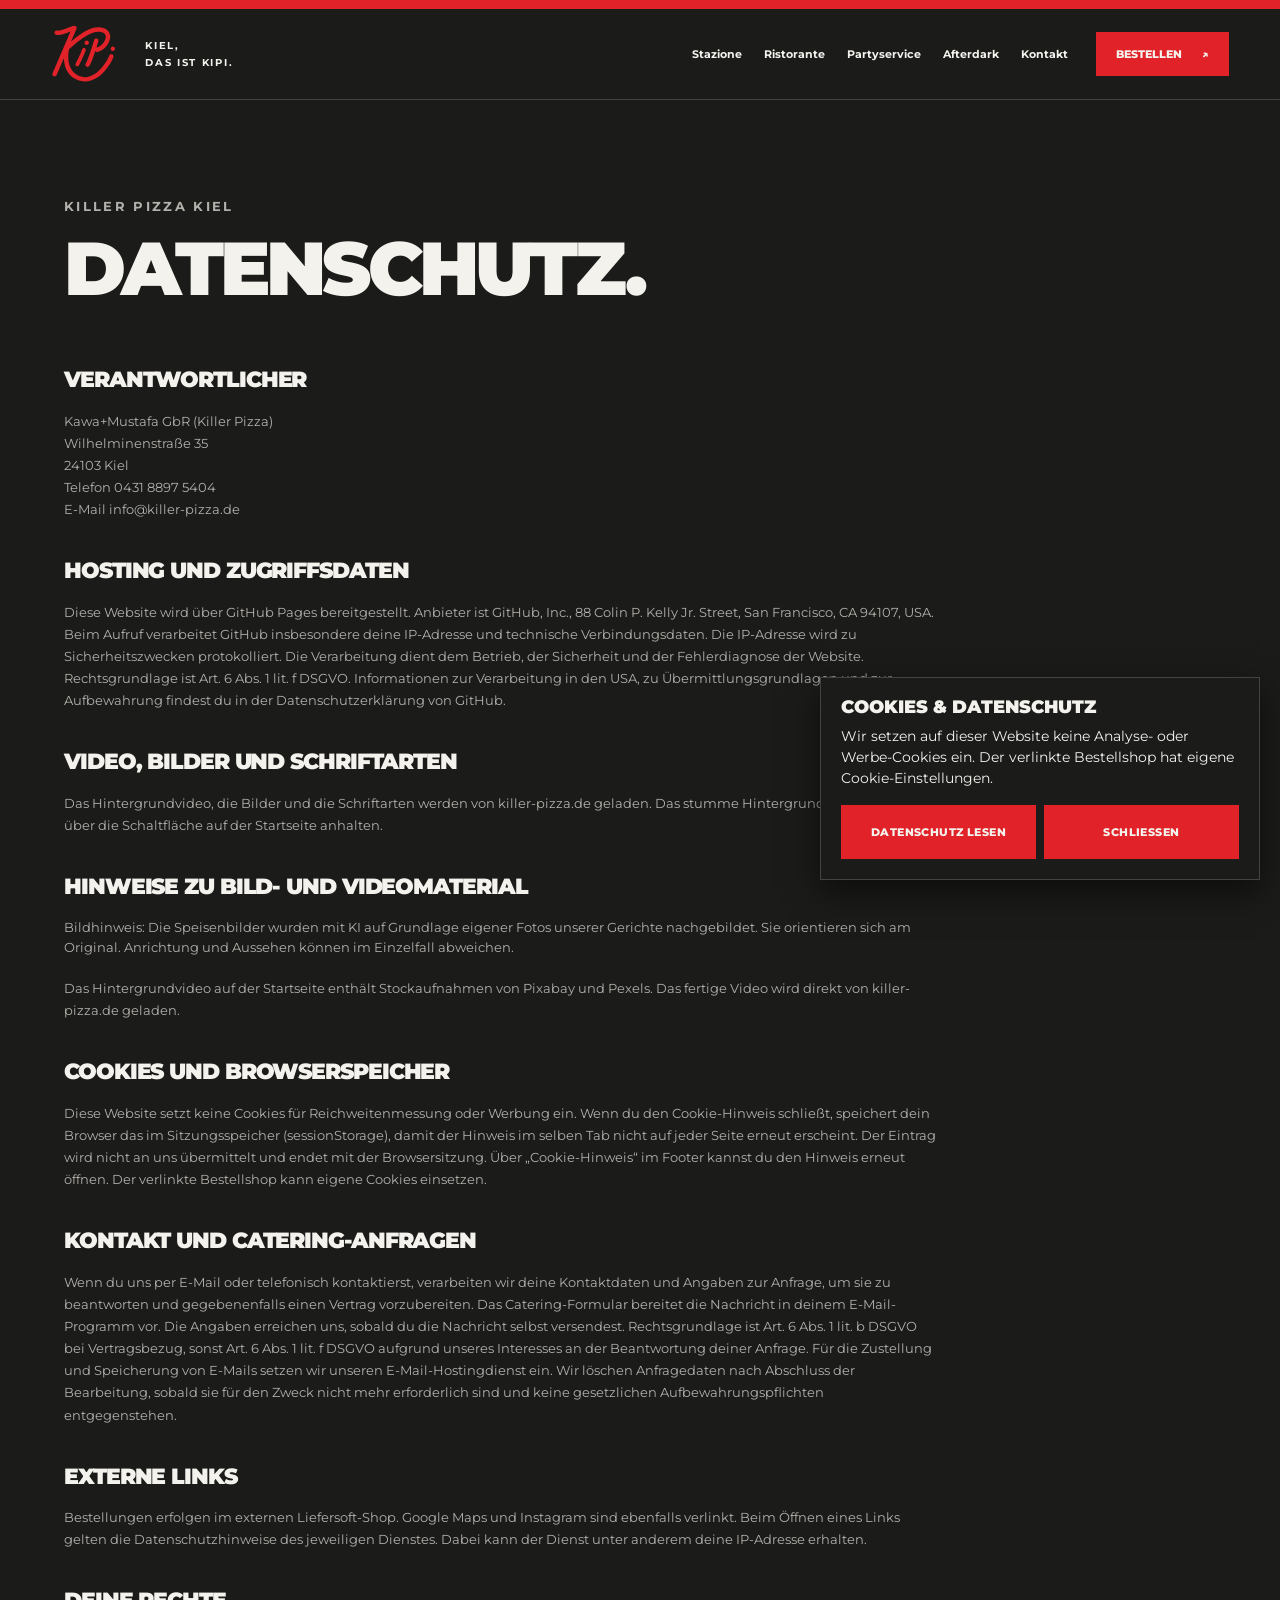
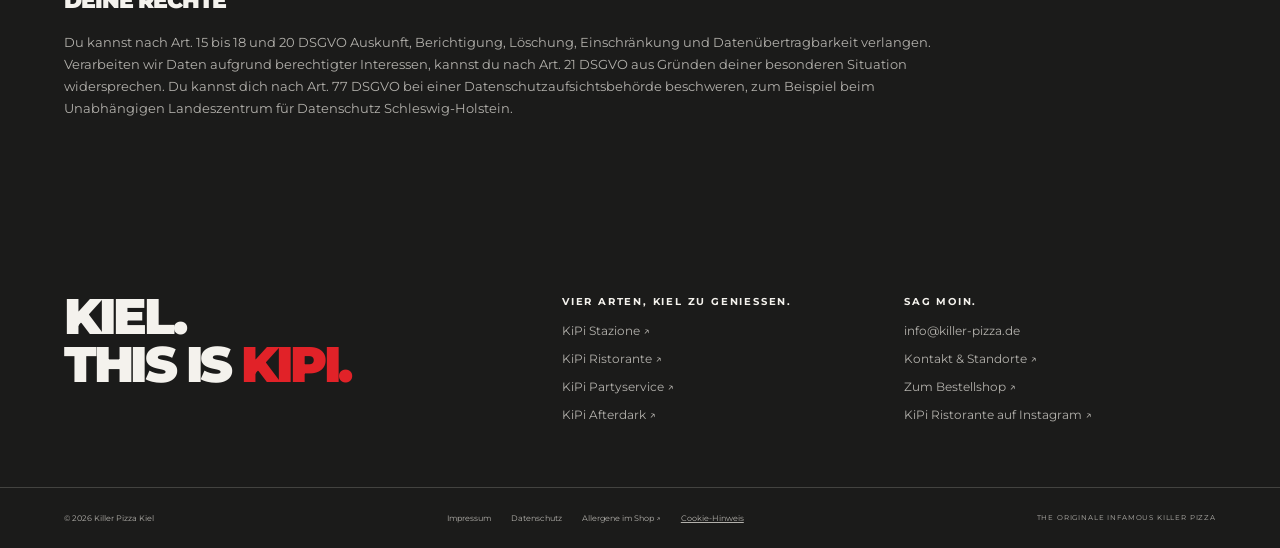
<file: datenschutz.html>
<!doctype html>
<html lang="de" data-page="datenschutz" data-root="./"><head><meta charset="utf-8"><meta name="viewport" content="width=device-width, initial-scale=1"><meta name="theme-color" content="#1b1b1a"><title>Datenschutz | Killer Pizza Kiel</title><meta name="description" content="Informationen zur Datenverarbeitung auf killer-pizza.de."><link rel="canonical" href="https://killer-pizza.de/datenschutz.html"><meta name="robots" content="index,follow,max-image-preview:large"><meta property="og:locale" content="de_DE"><meta property="og:site_name" content="Killer Pizza Kiel"><meta property="og:type" content="website"><meta property="og:url" content="https://killer-pizza.de/datenschutz.html"><meta property="og:title" content="Datenschutz | Killer Pizza Kiel"><meta property="og:description" content="Informationen zur Datenverarbeitung auf killer-pizza.de."><meta property="og:image" content="https://killer-pizza.de/kipi-logo.svg"><meta name="twitter:card" content="summary_large_image"><link rel="icon" type="image/png" sizes="512x512" href="/favicon.png"><link rel="shortcut icon" href="/favicon.ico"><link rel="apple-touch-icon" sizes="180x180" href="/apple-touch-icon.png"><link rel="stylesheet" href="./styles.css?v=20261106hinweise"><script type="application/ld+json">{"@context":"https://schema.org","@graph":[{"@type":"Organization","@id":"https://killer-pizza.de/#organization","name":"Killer Pizza Kiel","alternateName":"KiPi","url":"https://killer-pizza.de/","logo":"https://killer-pizza.de/kipi-logo.svg","email":"info@killer-pizza.de"},{"@type":"WebSite","@id":"https://killer-pizza.de/#website","url":"https://killer-pizza.de/","name":"Killer Pizza Kiel","alternateName":"KiPi","inLanguage":"de-DE","publisher":{"@id":"https://killer-pizza.de/#organization"}},{"@type":"WebPage","@id":"https://killer-pizza.de/datenschutz.html#webpage","url":"https://killer-pizza.de/datenschutz.html","name":"Datenschutz | Killer Pizza Kiel","description":"Informationen zur Datenverarbeitung auf killer-pizza.de.","inLanguage":"de-DE","isPartOf":{"@id":"https://killer-pizza.de/#website"},"about":{"@id":"https://killer-pizza.de/#organization"}},{"@type":"BreadcrumbList","itemListElement":[{"@type":"ListItem","position":1,"name":"Killer Pizza Kiel","item":"https://killer-pizza.de/"},{"@type":"ListItem","position":2,"name":"Datenschutz","item":"https://killer-pizza.de/datenschutz.html"}]}]}</script><script defer src="./app.js?v=20261106hinweise"></script></head><body><div id="app"><a class="skip" href="#main">Zum Inhalt</a><header><a class="brand" href="./" aria-label="KiPi — Startseite"><img  src="./kipi-logo.svg" alt="KiPi" width="1000" height="600"><span class="brand-tagline">KIEL,<br>DAS IST KIPI.</span></a><nav aria-label="Hauptnavigation" id="navigation"><a  href="./stazione.html">Stazione</a><a  href="./ristorante.html">Ristorante</a><a  href="./partyservice.html">Partyservice</a><a  href="./afterdark.html">Afterdark</a><a href="./kontakt.html">Kontakt</a></nav><a class="header-order" href="https://shop.liefersoft.de/killer-pizza-kawamustafa-gbr-24103-77?disableRedirect=true">Bestellen <span aria-hidden="true">↗</span></a><button class="menu-toggle" aria-expanded="false" aria-controls="navigation" aria-label="Menü öffnen"><span></span><span></span></button></header><main id="main"><section class="section legal"><p class="eyebrow">KILLER PIZZA KIEL</p><h1>DATENSCHUTZ.</h1>
 <h2>Verantwortlicher</h2><p>Kawa+Mustafa GbR (Killer Pizza)<br>Wilhelminenstraße 35<br>24103 Kiel<br>Telefon <a href="tel:+4943188975404">0431 8897 5404</a><br>E-Mail <a href="mailto:info@killer-pizza.de">info@killer-pizza.de</a></p>
 <h2>Hosting und Zugriffsdaten</h2><p>Diese Website wird über GitHub Pages bereitgestellt. Anbieter ist GitHub, Inc., 88 Colin P. Kelly Jr. Street, San Francisco, CA 94107, USA. Beim Aufruf verarbeitet GitHub insbesondere deine IP-Adresse und technische Verbindungsdaten. Die IP-Adresse wird zu Sicherheitszwecken protokolliert. Die Verarbeitung dient dem Betrieb, der Sicherheit und der Fehlerdiagnose der Website. Rechtsgrundlage ist Art. 6 Abs. 1 lit. f DSGVO. Informationen zur Verarbeitung in den USA, zu Übermittlungsgrundlagen und zur Aufbewahrung findest du in der <a href="https://docs.github.com/en/site-policy/privacy-policies/github-general-privacy-statement">Datenschutzerklärung von GitHub</a>.</p>
 <h2>Video, Bilder und Schriftarten</h2><p>Das Hintergrundvideo, die Bilder und die Schriftarten werden von killer-pizza.de geladen. Das stumme Hintergrundvideo lässt sich über die Schaltfläche auf der Startseite anhalten.</p>
 <h2>Hinweise zu Bild- und Videomaterial</h2><p class="food-image-note">Bildhinweis: Die Speisenbilder wurden mit KI auf Grundlage eigener Fotos unserer Gerichte nachgebildet. Sie orientieren sich am Original. Anrichtung und Aussehen können im Einzelfall abweichen.</p><p>Das Hintergrundvideo auf der Startseite enthält Stockaufnahmen von Pixabay und Pexels. Das fertige Video wird direkt von killer-pizza.de geladen.</p><h2>Cookies und Browserspeicher</h2><p>Diese Website setzt keine Cookies für Reichweitenmessung oder Werbung ein. Wenn du den Cookie-Hinweis schließt, speichert dein Browser das im Sitzungsspeicher (sessionStorage), damit der Hinweis im selben Tab nicht auf jeder Seite erneut erscheint. Der Eintrag wird nicht an uns übermittelt und endet mit der Browsersitzung. Über „Cookie-Hinweis“ im Footer kannst du den Hinweis erneut öffnen. Der verlinkte Bestellshop kann eigene Cookies einsetzen.</p>
 <h2>Kontakt und Catering-Anfragen</h2><p>Wenn du uns per E-Mail oder telefonisch kontaktierst, verarbeiten wir deine Kontaktdaten und Angaben zur Anfrage, um sie zu beantworten und gegebenenfalls einen Vertrag vorzubereiten. Das Catering-Formular bereitet die Nachricht in deinem E-Mail-Programm vor. Die Angaben erreichen uns, sobald du die Nachricht selbst versendest. Rechtsgrundlage ist Art. 6 Abs. 1 lit. b DSGVO bei Vertragsbezug, sonst Art. 6 Abs. 1 lit. f DSGVO aufgrund unseres Interesses an der Beantwortung deiner Anfrage. Für die Zustellung und Speicherung von E-Mails setzen wir unseren E-Mail-Hostingdienst ein. Wir löschen Anfragedaten nach Abschluss der Bearbeitung, sobald sie für den Zweck nicht mehr erforderlich sind und keine gesetzlichen Aufbewahrungspflichten entgegenstehen.</p>
 <h2>Externe Links</h2><p>Bestellungen erfolgen im externen Liefersoft-Shop. Google Maps und Instagram sind ebenfalls verlinkt. Beim Öffnen eines Links gelten die Datenschutzhinweise des jeweiligen Dienstes. Dabei kann der Dienst unter anderem deine IP-Adresse erhalten.</p>
 <h2>Deine Rechte</h2><p>Du kannst nach Art. 15 bis 18 und 20 DSGVO Auskunft, Berichtigung, Löschung, Einschränkung und Datenübertragbarkeit verlangen. Verarbeiten wir Daten aufgrund berechtigter Interessen, kannst du nach Art. 21 DSGVO aus Gründen deiner besonderen Situation widersprechen. Du kannst dich nach Art. 77 DSGVO bei einer Datenschutzaufsichtsbehörde beschweren, zum Beispiel beim <a href="https://www.datenschutzzentrum.de/">Unabhängigen Landeszentrum für Datenschutz Schleswig-Holstein</a>.</p></section></main><footer><div class="footer-top"><a class="footer-wordmark" href="./">KIEL.<br>THIS IS <span>KIPI.</span></a><div><p class="eyebrow">VIER ARTEN, KIEL ZU GENIESSEN.</p><a href="./stazione.html">KiPi Stazione ↗</a><a href="./ristorante.html">KiPi Ristorante ↗</a><a href="./partyservice.html">KiPi Partyservice ↗</a><a href="./afterdark.html">KiPi Afterdark ↗</a></div><div><p class="eyebrow">SAG MOIN.</p><a href="mailto:info@killer-pizza.de">info@killer-pizza.de</a><a href="./kontakt.html">Kontakt & Standorte ↗</a><a href="https://shop.liefersoft.de/killer-pizza-kawamustafa-gbr-24103-77?disableRedirect=true">Zum Bestellshop ↗</a><a href="https://www.instagram.com/kipiristorante/" target="_blank" rel="noopener noreferrer">KiPi Ristorante auf Instagram ↗</a></div></div><div class="footer-bottom"><span>© 2026 Killer Pizza Kiel</span><div><a href="./impressum.html">Impressum</a><a href="./datenschutz.html">Datenschutz</a><a href="https://shop.liefersoft.de/killer-pizza-kawamustafa-gbr-24103-77/additives-allergens">Allergene im Shop ↗</a></div><span>THE ORIGINALE INFAMOUS KILLER PIZZA</span></div></footer><a class="mobile-order" href="https://shop.liefersoft.de/killer-pizza-kawamustafa-gbr-24103-77?disableRedirect=true">HUNGRIG? JETZT BESTELLEN <span>↗</span></a></div></body></html>
</file>
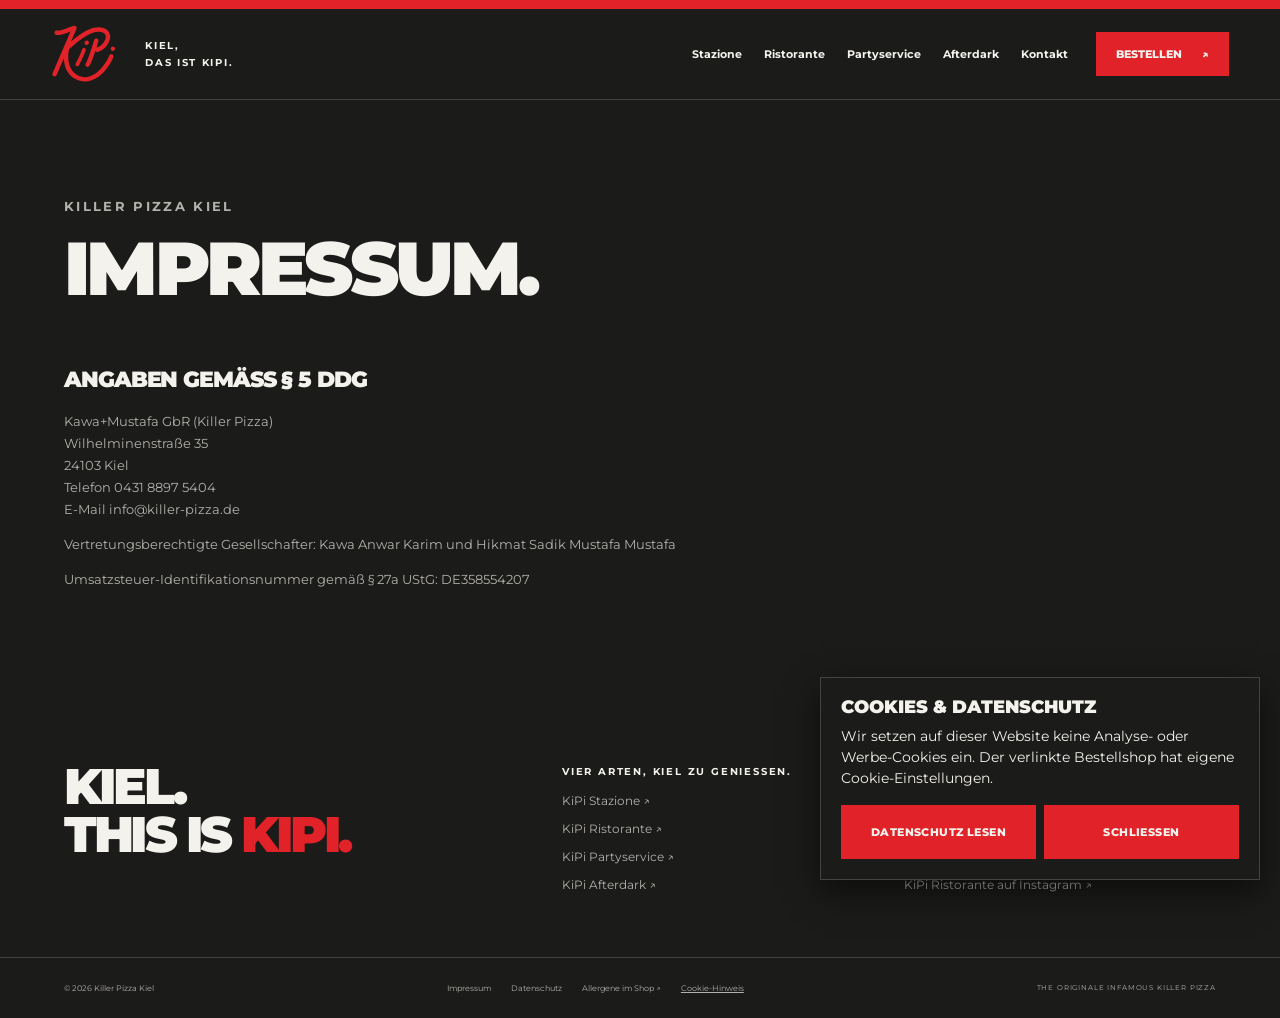
<file: impressum.html>
<!doctype html>
<html lang="de" data-page="impressum" data-root="./"><head><meta charset="utf-8"><meta name="viewport" content="width=device-width, initial-scale=1"><meta name="theme-color" content="#1b1b1a"><title>Impressum | Killer Pizza Kiel</title><meta name="description" content="Kontakt und Betreiberangaben von Killer Pizza Kiel."><link rel="canonical" href="https://killer-pizza.de/impressum.html"><meta name="robots" content="index,follow,max-image-preview:large"><meta property="og:locale" content="de_DE"><meta property="og:site_name" content="Killer Pizza Kiel"><meta property="og:type" content="website"><meta property="og:url" content="https://killer-pizza.de/impressum.html"><meta property="og:title" content="Impressum | Killer Pizza Kiel"><meta property="og:description" content="Kontakt und Betreiberangaben von Killer Pizza Kiel."><meta property="og:image" content="https://killer-pizza.de/kipi-logo.svg"><meta name="twitter:card" content="summary_large_image"><link rel="icon" type="image/png" sizes="512x512" href="/favicon.png"><link rel="shortcut icon" href="/favicon.ico"><link rel="apple-touch-icon" sizes="180x180" href="/apple-touch-icon.png"><link rel="stylesheet" href="./styles.css?v=20261106hinweise"><script type="application/ld+json">{"@context":"https://schema.org","@graph":[{"@type":"Organization","@id":"https://killer-pizza.de/#organization","name":"Killer Pizza Kiel","alternateName":"KiPi","url":"https://killer-pizza.de/","logo":"https://killer-pizza.de/kipi-logo.svg","email":"info@killer-pizza.de"},{"@type":"WebSite","@id":"https://killer-pizza.de/#website","url":"https://killer-pizza.de/","name":"Killer Pizza Kiel","alternateName":"KiPi","inLanguage":"de-DE","publisher":{"@id":"https://killer-pizza.de/#organization"}},{"@type":"WebPage","@id":"https://killer-pizza.de/impressum.html#webpage","url":"https://killer-pizza.de/impressum.html","name":"Impressum | Killer Pizza Kiel","description":"Kontakt und Betreiberangaben von Killer Pizza Kiel.","inLanguage":"de-DE","isPartOf":{"@id":"https://killer-pizza.de/#website"},"about":{"@id":"https://killer-pizza.de/#organization"}},{"@type":"BreadcrumbList","itemListElement":[{"@type":"ListItem","position":1,"name":"Killer Pizza Kiel","item":"https://killer-pizza.de/"},{"@type":"ListItem","position":2,"name":"Impressum","item":"https://killer-pizza.de/impressum.html"}]}]}</script><script defer src="./app.js?v=20261106hinweise"></script></head><body><div id="app"><a class="skip" href="#main">Zum Inhalt</a><header><a class="brand" href="./" aria-label="KiPi — Startseite"><img  src="./kipi-logo.svg" alt="KiPi" width="1000" height="600"><span class="brand-tagline">KIEL,<br>DAS IST KIPI.</span></a><nav aria-label="Hauptnavigation" id="navigation"><a  href="./stazione.html">Stazione</a><a  href="./ristorante.html">Ristorante</a><a  href="./partyservice.html">Partyservice</a><a  href="./afterdark.html">Afterdark</a><a href="./kontakt.html">Kontakt</a></nav><a class="header-order" href="https://shop.liefersoft.de/killer-pizza-kawamustafa-gbr-24103-77?disableRedirect=true">Bestellen <span aria-hidden="true">↗</span></a><button class="menu-toggle" aria-expanded="false" aria-controls="navigation" aria-label="Menü öffnen"><span></span><span></span></button></header><main id="main"><section class="section legal"><p class="eyebrow">KILLER PIZZA KIEL</p><h1>IMPRESSUM.</h1><h2>Angaben gemäß § 5 DDG</h2><p>Kawa+Mustafa GbR (Killer Pizza)<br>Wilhelminenstraße 35<br>24103 Kiel<br>Telefon <a href="tel:+4943188975404">0431 8897 5404</a><br>E-Mail <a href="mailto:info@killer-pizza.de">info@killer-pizza.de</a></p><p>Vertretungsberechtigte Gesellschafter: Kawa Anwar Karim und Hikmat Sadik Mustafa Mustafa</p><p>Umsatzsteuer-Identifikationsnummer gemäß § 27a UStG: DE358554207</p></section></main><footer><div class="footer-top"><a class="footer-wordmark" href="./">KIEL.<br>THIS IS <span>KIPI.</span></a><div><p class="eyebrow">VIER ARTEN, KIEL ZU GENIESSEN.</p><a href="./stazione.html">KiPi Stazione ↗</a><a href="./ristorante.html">KiPi Ristorante ↗</a><a href="./partyservice.html">KiPi Partyservice ↗</a><a href="./afterdark.html">KiPi Afterdark ↗</a></div><div><p class="eyebrow">SAG MOIN.</p><a href="mailto:info@killer-pizza.de">info@killer-pizza.de</a><a href="./kontakt.html">Kontakt & Standorte ↗</a><a href="https://shop.liefersoft.de/killer-pizza-kawamustafa-gbr-24103-77?disableRedirect=true">Zum Bestellshop ↗</a><a href="https://www.instagram.com/kipiristorante/" target="_blank" rel="noopener noreferrer">KiPi Ristorante auf Instagram ↗</a></div></div><div class="footer-bottom"><span>© 2026 Killer Pizza Kiel</span><div><a href="./impressum.html">Impressum</a><a href="./datenschutz.html">Datenschutz</a><a href="https://shop.liefersoft.de/killer-pizza-kawamustafa-gbr-24103-77/additives-allergens">Allergene im Shop ↗</a></div><span>THE ORIGINALE INFAMOUS KILLER PIZZA</span></div></footer><a class="mobile-order" href="https://shop.liefersoft.de/killer-pizza-kawamustafa-gbr-24103-77?disableRedirect=true">HUNGRIG? JETZT BESTELLEN <span>↗</span></a></div></body></html>
</file>
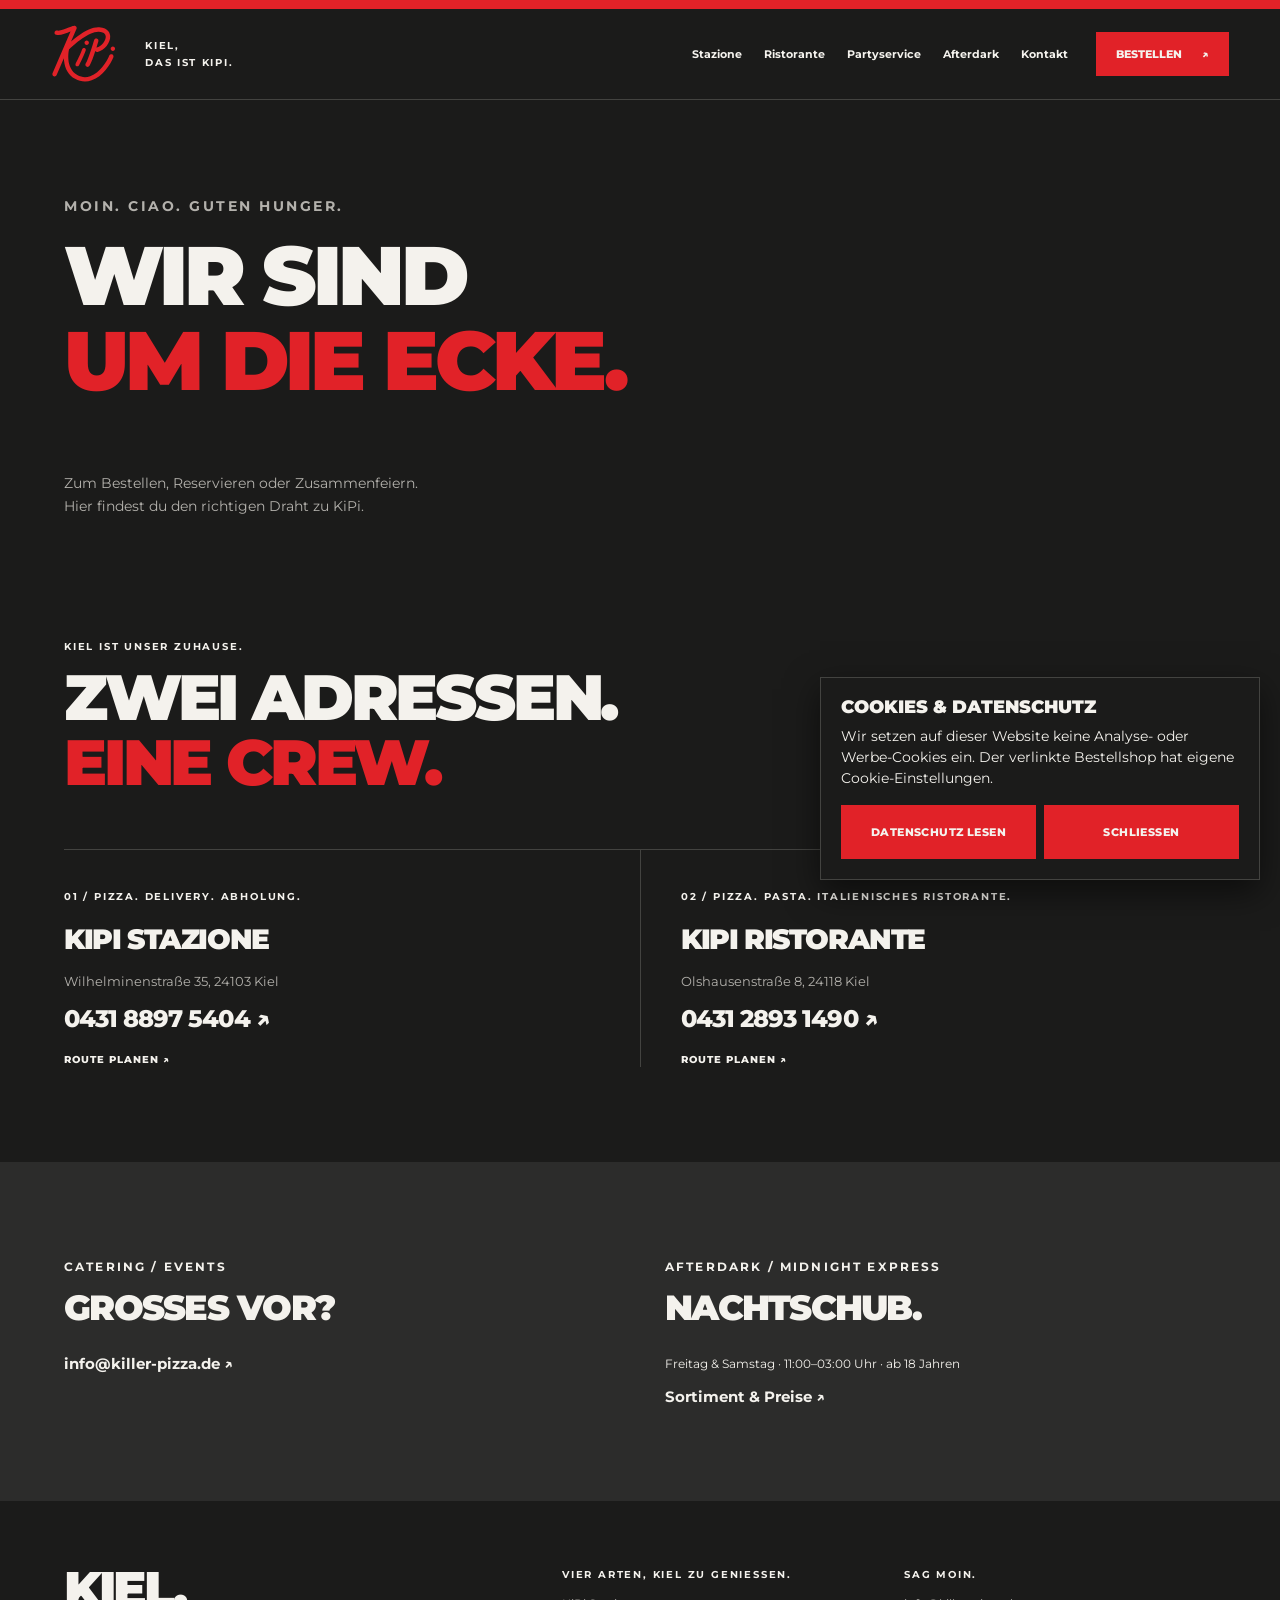
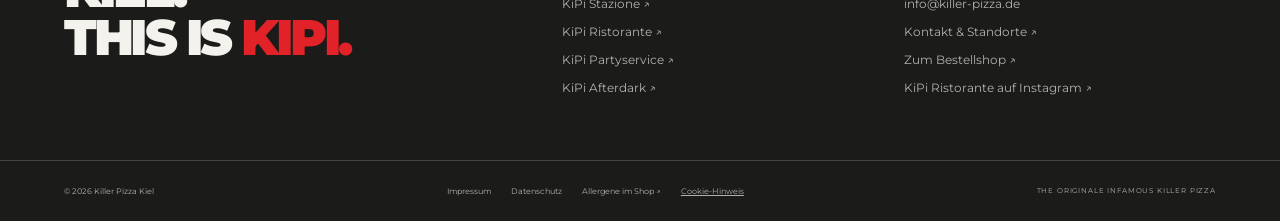
<file: kontakt.html>
<!doctype html>
<html lang="de" data-page="kontakt" data-root="./"><head><meta charset="utf-8"><meta name="viewport" content="width=device-width, initial-scale=1"><meta name="theme-color" content="#1b1b1a"><title>Killer Pizza Kiel: Kontakt, Standorte &amp; Reservierung</title><meta name="description" content="KiPi Stazione: Wilhelminenstraße 35, 0431 88975404. KiPi Ristorante: Olshausenstraße 8, 0431 28931490. Adressen und Kontakt in Kiel."><link rel="canonical" href="https://killer-pizza.de/kontakt.html"><meta name="robots" content="index,follow,max-image-preview:large"><meta property="og:locale" content="de_DE"><meta property="og:site_name" content="Killer Pizza Kiel"><meta property="og:type" content="website"><meta property="og:url" content="https://killer-pizza.de/kontakt.html"><meta property="og:title" content="Killer Pizza Kiel: Kontakt, Standorte &amp; Reservierung"><meta property="og:description" content="KiPi Stazione: Wilhelminenstraße 35, 0431 88975404. KiPi Ristorante: Olshausenstraße 8, 0431 28931490. Adressen und Kontakt in Kiel."><meta property="og:image" content="https://killer-pizza.de/stazione-location.jpg"><meta name="twitter:card" content="summary_large_image"><link rel="icon" type="image/png" sizes="512x512" href="/favicon.png"><link rel="shortcut icon" href="/favicon.ico"><link rel="apple-touch-icon" sizes="180x180" href="/apple-touch-icon.png"><link rel="stylesheet" href="./styles.css?v=20261106hinweise"><script type="application/ld+json">{"@context":"https://schema.org","@graph":[{"@type":"Organization","@id":"https://killer-pizza.de/#organization","name":"Killer Pizza Kiel","alternateName":"KiPi","url":"https://killer-pizza.de/","logo":"https://killer-pizza.de/kipi-logo.svg","email":"info@killer-pizza.de"},{"@type":"WebSite","@id":"https://killer-pizza.de/#website","url":"https://killer-pizza.de/","name":"Killer Pizza Kiel","alternateName":"KiPi","inLanguage":"de-DE","publisher":{"@id":"https://killer-pizza.de/#organization"}},{"@type":"WebPage","@id":"https://killer-pizza.de/kontakt.html#webpage","url":"https://killer-pizza.de/kontakt.html","name":"Killer Pizza Kiel: Kontakt, Standorte & Reservierung","description":"KiPi Stazione: Wilhelminenstraße 35, 0431 88975404. KiPi Ristorante: Olshausenstraße 8, 0431 28931490. Adressen und Kontakt in Kiel.","inLanguage":"de-DE","isPartOf":{"@id":"https://killer-pizza.de/#website"},"about":{"@id":"https://killer-pizza.de/#organization"}},{"@type":"Restaurant","@id":"https://killer-pizza.de/#stazione","name":"KiPi Stazione – Killer Pizza","url":"https://killer-pizza.de/stazione.html","image":"https://killer-pizza.de/stazione-location.jpg","telephone":"+4943188975404","servesCuisine":["Italienisch","Pizza","Pasta"],"address":{"@type":"PostalAddress","streetAddress":"Wilhelminenstraße 35","postalCode":"24103","addressLocality":"Kiel","addressRegion":"Schleswig-Holstein","addressCountry":"DE"},"parentOrganization":{"@id":"https://killer-pizza.de/#organization"},"hasMenu":"https://killer-pizza.de/stazione.html#speisekarte"},{"@type":"Restaurant","@id":"https://killer-pizza.de/#ristorante","name":"KiPi Ristorante – Killer Pizza","url":"https://killer-pizza.de/ristorante.html","image":"https://killer-pizza.de/ristorante-location.jpg","telephone":"+4943128931490","servesCuisine":["Italienisch","Pizza","Pasta"],"address":{"@type":"PostalAddress","streetAddress":"Olshausenstraße 8","postalCode":"24118","addressLocality":"Kiel","addressRegion":"Schleswig-Holstein","addressCountry":"DE"},"parentOrganization":{"@id":"https://killer-pizza.de/#organization"},"hasMenu":"https://killer-pizza.de/ristorante.html#speisekarte","sameAs":["https://www.instagram.com/kipiristorante/"]},{"@type":"BreadcrumbList","itemListElement":[{"@type":"ListItem","position":1,"name":"Killer Pizza Kiel","item":"https://killer-pizza.de/"},{"@type":"ListItem","position":2,"name":"Killer Pizza Kiel: Kontakt, Standorte & Reservierung","item":"https://killer-pizza.de/kontakt.html"}]}]}</script><script defer src="./app.js?v=20261106hinweise"></script></head><body><div id="app"><a class="skip" href="#main">Zum Inhalt</a><header><a class="brand" href="./" aria-label="KiPi — Startseite"><img  src="./kipi-logo.svg" alt="KiPi" width="1000" height="600"><span class="brand-tagline">KIEL,<br>DAS IST KIPI.</span></a><nav aria-label="Hauptnavigation" id="navigation"><a  href="./stazione.html">Stazione</a><a  href="./ristorante.html">Ristorante</a><a  href="./partyservice.html">Partyservice</a><a  href="./afterdark.html">Afterdark</a><a href="./kontakt.html">Kontakt</a></nav><a class="header-order" href="https://shop.liefersoft.de/killer-pizza-kawamustafa-gbr-24103-77?disableRedirect=true">Bestellen <span aria-hidden="true">↗</span></a><button class="menu-toggle" aria-expanded="false" aria-controls="navigation" aria-label="Menü öffnen"><span></span><span></span></button></header><main id="main"><section class="section contact-intro"><p class="eyebrow">MOIN. CIAO. GUTEN HUNGER.</p><h1>WIR SIND<br><span>UM DIE ECKE.</span></h1><p>Zum Bestellen, Reservieren oder Zusammenfeiern.<br>Hier findest du den richtigen Draht zu KiPi.</p></section><section class="locations section" id="standorte"><p class="eyebrow">KIEL IST UNSER ZUHAUSE.</p><h2>ZWEI ADRESSEN.<br><em>EINE CREW.</em></h2><div class="location-grid"><article><span class="eyebrow">01 / Pizza. Delivery. Abholung.</span><h3>KIPI Stazione</h3><address>Wilhelminenstraße 35, 24103 Kiel</address><a class="phone" href="tel:+4943188975404">0431 8897 5404 ↗</a><a class="text-link" href="https://www.google.com/maps/search/?api=1&query=Wilhelminenstra%C3%9Fe%2035%2C%2024103%20Kiel" target="_blank" rel="noopener">Route planen ↗</a></article><article><span class="eyebrow">02 / Pizza. Pasta. Italienisches Ristorante.</span><h3>KIPI Ristorante</h3><address>Olshausenstraße 8, 24118 Kiel</address><a class="phone" href="tel:+4943128931490">0431 2893 1490 ↗</a><a class="text-link" href="https://www.google.com/maps/search/?api=1&query=Olshausenstra%C3%9Fe%208%2C%2024118%20Kiel" target="_blank" rel="noopener">Route planen ↗</a></article></div></section><section class="section contact-more"><article><p class="eyebrow">CATERING / EVENTS</p><h2>GROSSES VOR?</h2><a href="mailto:info@killer-pizza.de">info@killer-pizza.de ↗</a></article><article><p class="eyebrow">AFTERDARK / MIDNIGHT EXPRESS</p><h2>NACHTSCHUB.</h2><p>Freitag & Samstag · 11:00–03:00 Uhr · ab 18 Jahren</p><a href="./afterdark.html">Sortiment & Preise ↗</a></article></section></main><footer><div class="footer-top"><a class="footer-wordmark" href="./">KIEL.<br>THIS IS <span>KIPI.</span></a><div><p class="eyebrow">VIER ARTEN, KIEL ZU GENIESSEN.</p><a href="./stazione.html">KiPi Stazione ↗</a><a href="./ristorante.html">KiPi Ristorante ↗</a><a href="./partyservice.html">KiPi Partyservice ↗</a><a href="./afterdark.html">KiPi Afterdark ↗</a></div><div><p class="eyebrow">SAG MOIN.</p><a href="mailto:info@killer-pizza.de">info@killer-pizza.de</a><a href="./kontakt.html">Kontakt & Standorte ↗</a><a href="https://shop.liefersoft.de/killer-pizza-kawamustafa-gbr-24103-77?disableRedirect=true">Zum Bestellshop ↗</a><a href="https://www.instagram.com/kipiristorante/" target="_blank" rel="noopener noreferrer">KiPi Ristorante auf Instagram ↗</a></div></div><div class="footer-bottom"><span>© 2026 Killer Pizza Kiel</span><div><a href="./impressum.html">Impressum</a><a href="./datenschutz.html">Datenschutz</a><a href="https://shop.liefersoft.de/killer-pizza-kawamustafa-gbr-24103-77/additives-allergens">Allergene im Shop ↗</a></div><span>THE ORIGINALE INFAMOUS KILLER PIZZA</span></div></footer><a class="mobile-order" href="https://shop.liefersoft.de/killer-pizza-kawamustafa-gbr-24103-77?disableRedirect=true">HUNGRIG? JETZT BESTELLEN <span>↗</span></a></div></body></html>
</file>
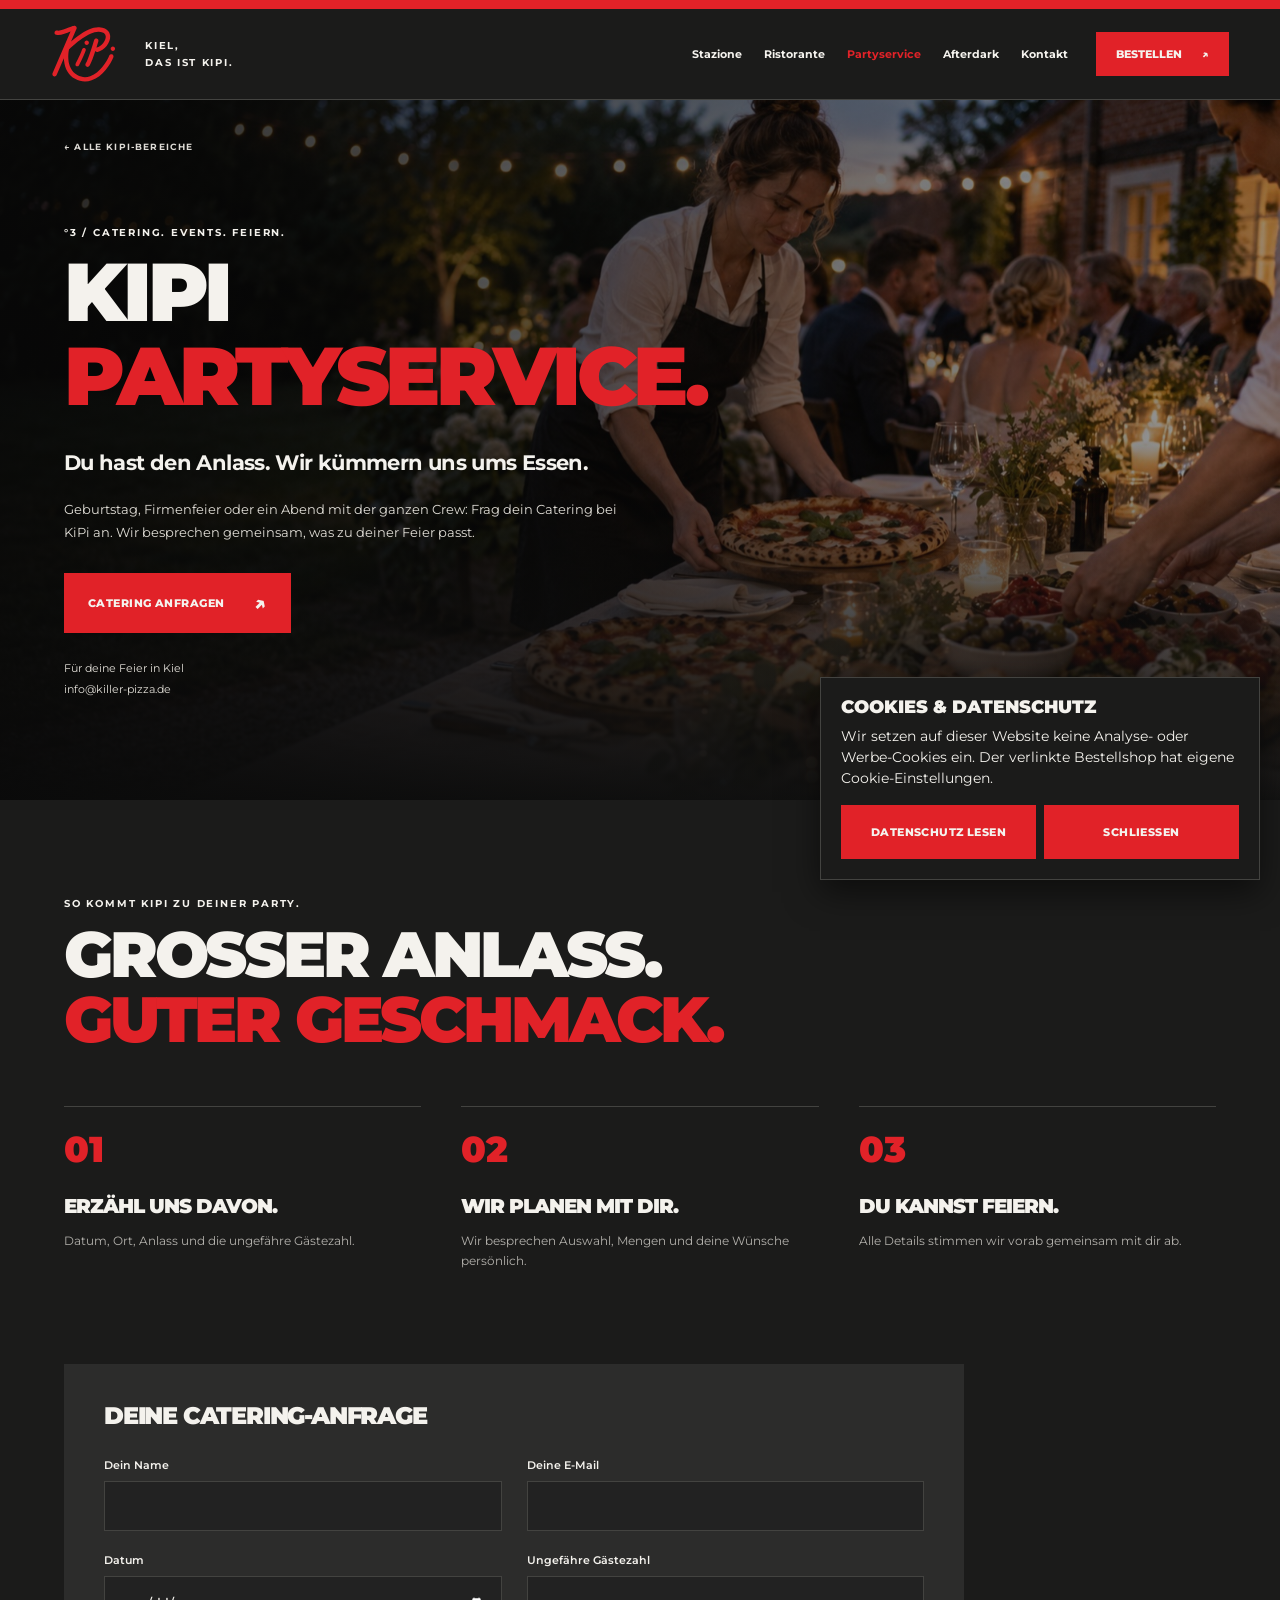
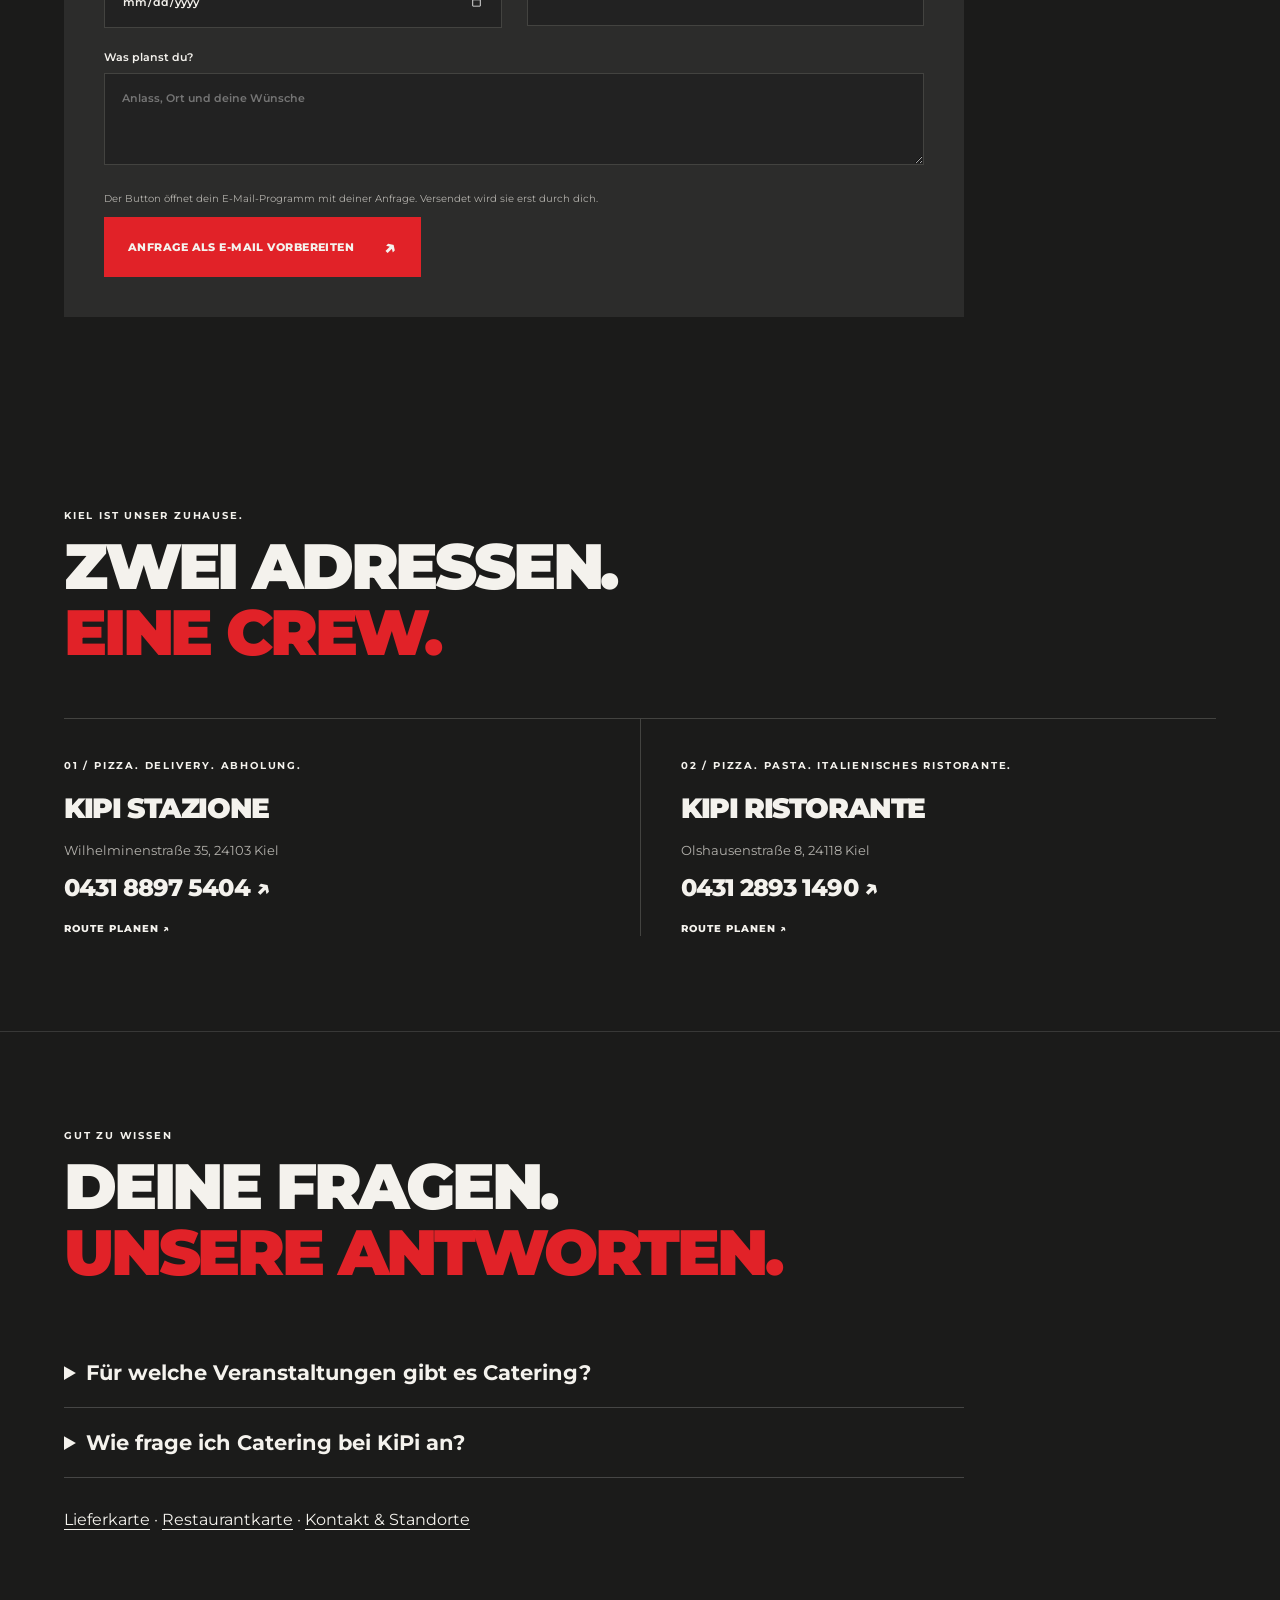
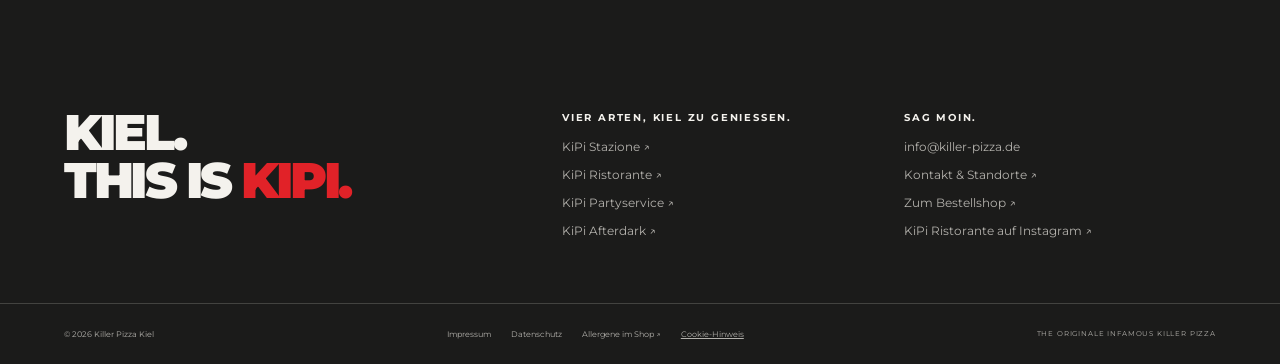
<file: partyservice.html>
<!doctype html>
<html lang="de" data-page="partyservice" data-root="./"><head><meta charset="utf-8"><meta name="viewport" content="width=device-width, initial-scale=1"><meta name="theme-color" content="#1b1b1a"><title>Catering &amp; Partyservice Kiel | Killer Pizza</title><meta name="description" content="Pizza und italienisches Catering für Geburtstage, Firmenfeiern und Hochzeiten in Kiel. Datum, Gästezahl und Wünsche an KiPi senden."><link rel="canonical" href="https://killer-pizza.de/partyservice.html"><meta name="robots" content="index,follow,max-image-preview:large"><meta property="og:locale" content="de_DE"><meta property="og:site_name" content="Killer Pizza Kiel"><meta property="og:type" content="website"><meta property="og:url" content="https://killer-pizza.de/partyservice.html"><meta property="og:title" content="Catering &amp; Partyservice Kiel | Killer Pizza"><meta property="og:description" content="Pizza und italienisches Catering für Geburtstage, Firmenfeiern und Hochzeiten in Kiel. Datum, Gästezahl und Wünsche an KiPi senden."><meta property="og:image" content="https://killer-pizza.de/partyservice-event.jpg"><meta name="twitter:card" content="summary_large_image"><link rel="icon" type="image/png" sizes="512x512" href="/favicon.png"><link rel="shortcut icon" href="/favicon.ico"><link rel="apple-touch-icon" sizes="180x180" href="/apple-touch-icon.png"><link rel="stylesheet" href="./styles.css?v=20261106hinweise"><script type="application/ld+json">{"@context":"https://schema.org","@graph":[{"@type":"Organization","@id":"https://killer-pizza.de/#organization","name":"Killer Pizza Kiel","alternateName":"KiPi","url":"https://killer-pizza.de/","logo":"https://killer-pizza.de/kipi-logo.svg","email":"info@killer-pizza.de"},{"@type":"WebSite","@id":"https://killer-pizza.de/#website","url":"https://killer-pizza.de/","name":"Killer Pizza Kiel","alternateName":"KiPi","inLanguage":"de-DE","publisher":{"@id":"https://killer-pizza.de/#organization"}},{"@type":"WebPage","@id":"https://killer-pizza.de/partyservice.html#webpage","url":"https://killer-pizza.de/partyservice.html","name":"Catering & Partyservice Kiel | Killer Pizza","description":"Pizza und italienisches Catering für Geburtstage, Firmenfeiern und Hochzeiten in Kiel. Datum, Gästezahl und Wünsche an KiPi senden.","inLanguage":"de-DE","isPartOf":{"@id":"https://killer-pizza.de/#website"},"about":{"@id":"https://killer-pizza.de/#organization"}},{"@type":"BreadcrumbList","itemListElement":[{"@type":"ListItem","position":1,"name":"Killer Pizza Kiel","item":"https://killer-pizza.de/"},{"@type":"ListItem","position":2,"name":"Catering & Partyservice Kiel","item":"https://killer-pizza.de/partyservice.html"}]},{"@type":"Service","name":"KiPi Partyservice und Catering Kiel","url":"https://killer-pizza.de/partyservice.html","serviceType":"Catering","areaServed":{"@type":"City","name":"Kiel"},"provider":{"@id":"https://killer-pizza.de/#organization"}}]}</script><script defer src="./app.js?v=20261106hinweise"></script></head><body><div id="app"><a class="skip" href="#main">Zum Inhalt</a><header><a class="brand" href="./" aria-label="KiPi — Startseite"><img  src="./kipi-logo.svg" alt="KiPi" width="1000" height="600"><span class="brand-tagline">KIEL,<br>DAS IST KIPI.</span></a><nav aria-label="Hauptnavigation" id="navigation"><a  href="./stazione.html">Stazione</a><a  href="./ristorante.html">Ristorante</a><a aria-current="page" href="./partyservice.html">Partyservice</a><a  href="./afterdark.html">Afterdark</a><a href="./kontakt.html">Kontakt</a></nav><a class="header-order" href="https://shop.liefersoft.de/killer-pizza-kawamustafa-gbr-24103-77?disableRedirect=true">Bestellen <span aria-hidden="true">↗</span></a><button class="menu-toggle" aria-expanded="false" aria-controls="navigation" aria-label="Menü öffnen"><span></span><span></span></button></header><main id="main"><section class="detail-hero cinematic-detail location-hero " data-active-scene="partyservice"><div class="night-backdrop" style="background-image:url('./partyservice-event.jpg')" aria-hidden="true"></div><a class="back" href="./">← ALLE KIPI-BEREICHE</a><div class="detail-heading"><div><p class="eyebrow">°3 / Catering. Events. Feiern.</p><h1>KIPI<br><span>Partyservice.</span></h1><p class="detail-intro">Du hast den Anlass. Wir kümmern uns ums Essen.</p><p class="detail-desc">Geburtstag, Firmenfeier oder ein Abend mit der ganzen Crew: Frag dein Catering bei KiPi an. Wir besprechen gemeinsam, was zu deiner Feier passt.</p><div class="actions"><a class="button " href="mailto:info@killer-pizza.de?subject=Catering-Anfrage">Catering anfragen<span aria-hidden="true">↗</span></a></div><p class="detail-info">Für deine Feier in Kiel<br>info@killer-pizza.de</p></div></div></section><section class="section catering"><p class="eyebrow">SO KOMMT KIPI ZU DEINER PARTY.</p><h2>GROSSER ANLASS.<br><em>GUTER GESCHMACK.</em></h2><div class="steps"><article><span>01</span><h3>Erzähl uns davon.</h3><p>Datum, Ort, Anlass und die ungefähre Gästezahl.</p></article><article><span>02</span><h3>Wir planen mit dir.</h3><p>Wir besprechen Auswahl, Mengen und deine Wünsche persönlich.</p></article><article><span>03</span><h3>Du kannst feiern.</h3><p>Alle Details stimmen wir vorab gemeinsam mit dir ab.</p></article></div><form id="catering-form"><h3>Deine Catering-Anfrage</h3><div class="form-grid"><label>Dein Name<input name="name" required autocomplete="name"></label><label>Deine E-Mail<input name="email" required type="email" autocomplete="email"></label><label>Datum<input name="date" type="date" required></label><label>Ungefähre Gästezahl<input name="guests" type="number" min="1" required></label></div><label>Was planst du?<textarea name="message" rows="4" required placeholder="Anlass, Ort und deine Wünsche"></textarea></label><p>Der Button öffnet dein E-Mail-Programm mit deiner Anfrage. Versendet wird sie erst durch dich.</p><button class="button" type="submit">Anfrage als E-Mail vorbereiten <span>↗</span></button></form></section><section class="locations section" id="standorte"><p class="eyebrow">KIEL IST UNSER ZUHAUSE.</p><h2>ZWEI ADRESSEN.<br><em>EINE CREW.</em></h2><div class="location-grid"><article><span class="eyebrow">01 / Pizza. Delivery. Abholung.</span><h3>KIPI Stazione</h3><address>Wilhelminenstraße 35, 24103 Kiel</address><a class="phone" href="tel:+4943188975404">0431 8897 5404 ↗</a><a class="text-link" href="https://www.google.com/maps/search/?api=1&query=Wilhelminenstra%C3%9Fe%2035%2C%2024103%20Kiel" target="_blank" rel="noopener">Route planen ↗</a></article><article><span class="eyebrow">02 / Pizza. Pasta. Italienisches Ristorante.</span><h3>KIPI Ristorante</h3><address>Olshausenstraße 8, 24118 Kiel</address><a class="phone" href="tel:+4943128931490">0431 2893 1490 ↗</a><a class="text-link" href="https://www.google.com/maps/search/?api=1&query=Olshausenstra%C3%9Fe%208%2C%2024118%20Kiel" target="_blank" rel="noopener">Route planen ↗</a></article></div></section><section class="section local-faq" aria-labelledby="faq-title"><p class="eyebrow">GUT ZU WISSEN</p><h2 id="faq-title">DEINE FRAGEN.<br><em>UNSERE ANTWORTEN.</em></h2><div><details><summary>Für welche Veranstaltungen gibt es Catering?</summary><p>KiPi Partyservice bietet Catering für Geburtstage, Firmenfeiern, Hochzeiten und andere Feiern in Kiel. Auswahl, Mengen und Ablauf besprechen wir persönlich.</p></details><details><summary>Wie frage ich Catering bei KiPi an?</summary><p>Schicke Datum, Veranstaltungsort, ungefähre Gästezahl und deine Wünsche an info@killer-pizza.de. Das Formular auf dieser Seite bereitet dafür eine E-Mail in deinem E-Mail-Programm vor.</p></details></div><p class="faq-links"><a href="./stazione.html">Lieferkarte</a> · <a href="./ristorante.html">Restaurantkarte</a> · <a href="./kontakt.html">Kontakt & Standorte</a></p></section></main><footer><div class="footer-top"><a class="footer-wordmark" href="./">KIEL.<br>THIS IS <span>KIPI.</span></a><div><p class="eyebrow">VIER ARTEN, KIEL ZU GENIESSEN.</p><a href="./stazione.html">KiPi Stazione ↗</a><a href="./ristorante.html">KiPi Ristorante ↗</a><a href="./partyservice.html">KiPi Partyservice ↗</a><a href="./afterdark.html">KiPi Afterdark ↗</a></div><div><p class="eyebrow">SAG MOIN.</p><a href="mailto:info@killer-pizza.de">info@killer-pizza.de</a><a href="./kontakt.html">Kontakt & Standorte ↗</a><a href="https://shop.liefersoft.de/killer-pizza-kawamustafa-gbr-24103-77?disableRedirect=true">Zum Bestellshop ↗</a><a href="https://www.instagram.com/kipiristorante/" target="_blank" rel="noopener noreferrer">KiPi Ristorante auf Instagram ↗</a></div></div><div class="footer-bottom"><span>© 2026 Killer Pizza Kiel</span><div><a href="./impressum.html">Impressum</a><a href="./datenschutz.html">Datenschutz</a><a href="https://shop.liefersoft.de/killer-pizza-kawamustafa-gbr-24103-77/additives-allergens">Allergene im Shop ↗</a></div><span>THE ORIGINALE INFAMOUS KILLER PIZZA</span></div></footer><a class="mobile-order" href="https://shop.liefersoft.de/killer-pizza-kawamustafa-gbr-24103-77?disableRedirect=true">HUNGRIG? JETZT BESTELLEN <span>↗</span></a></div></body></html>
</file>
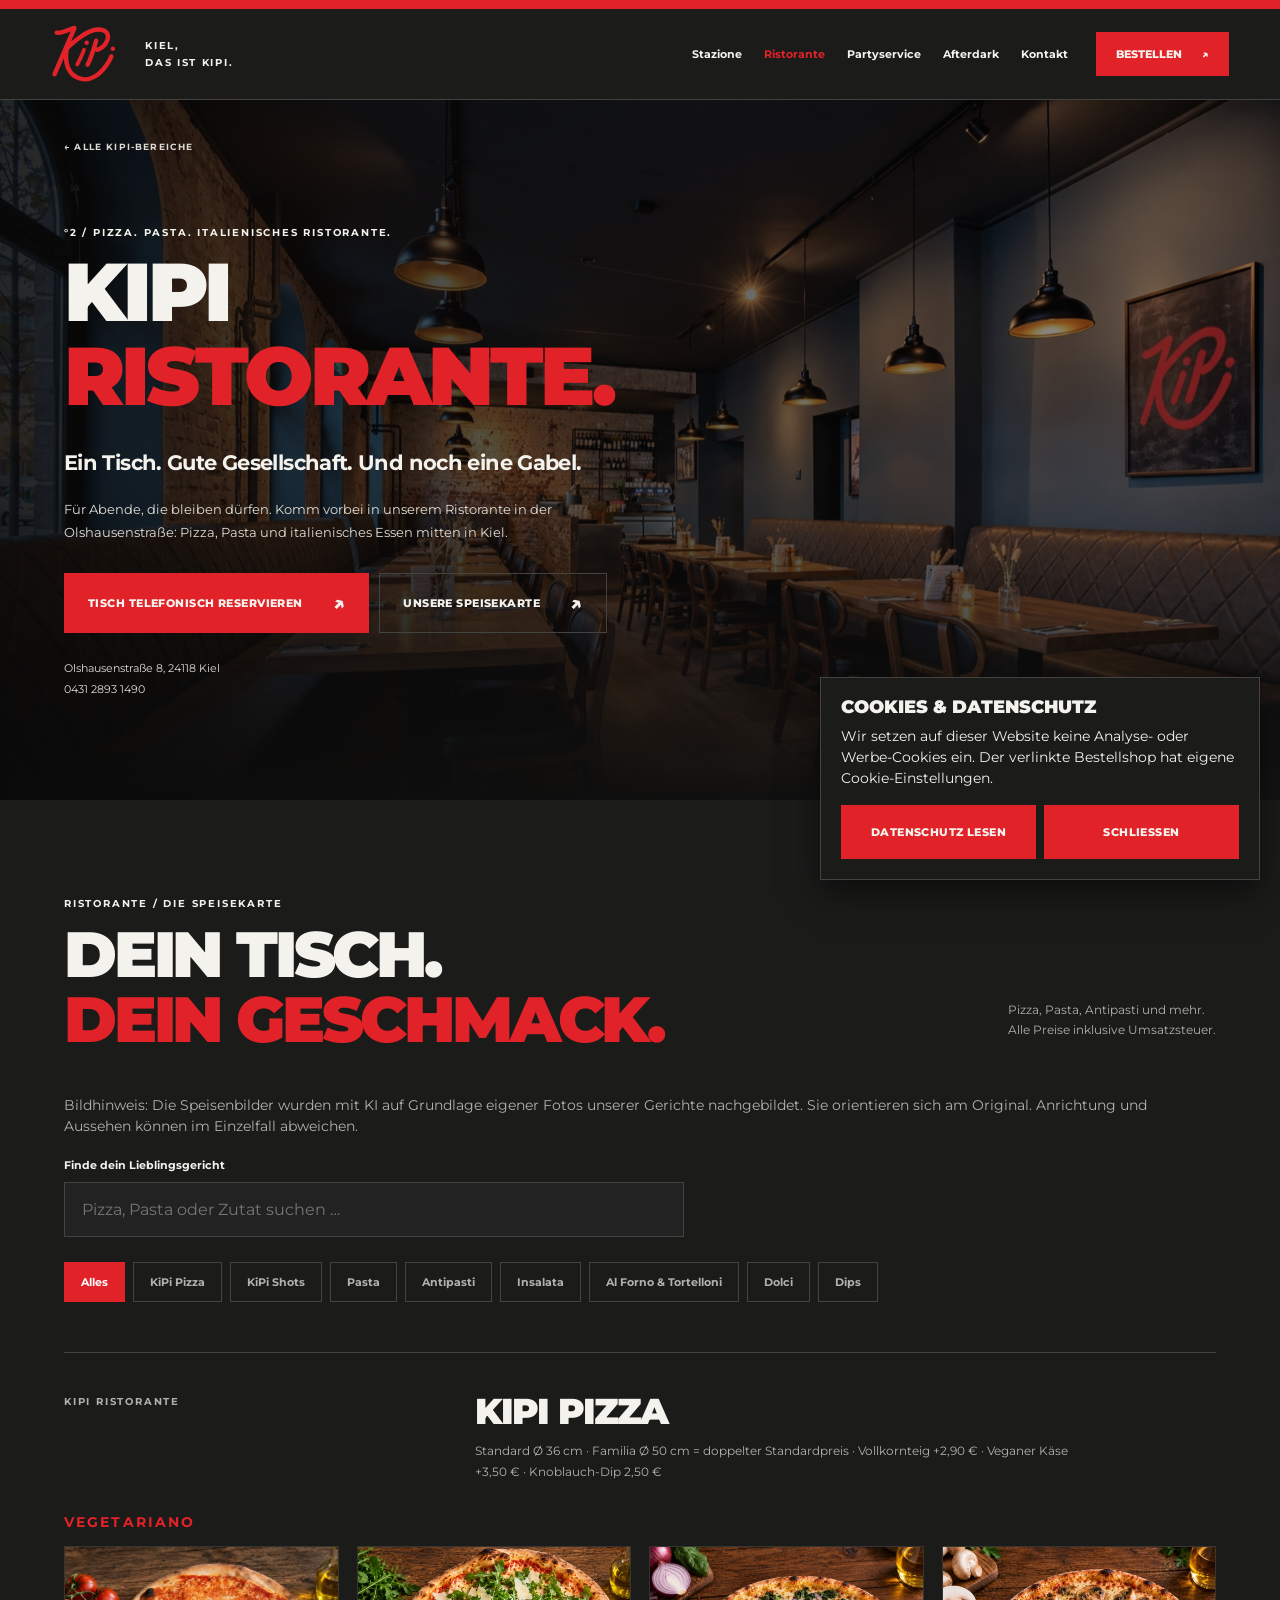
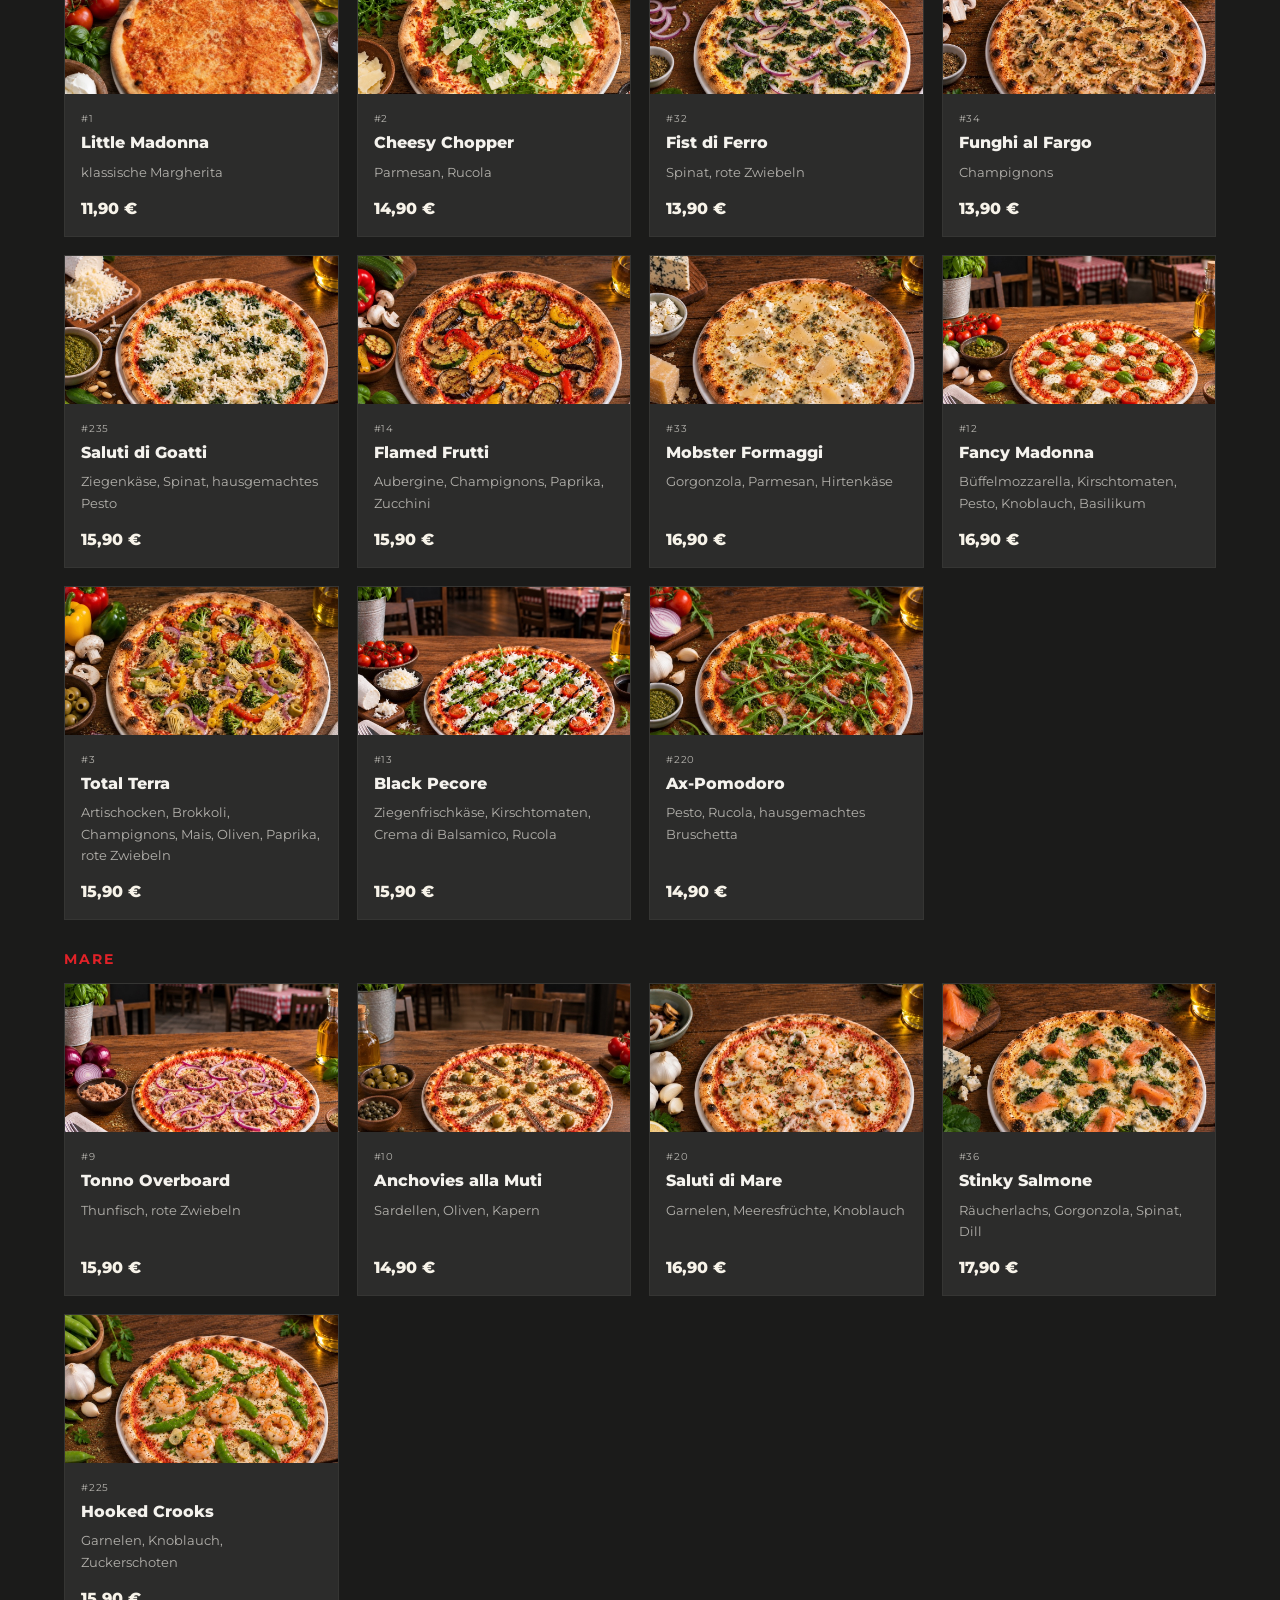
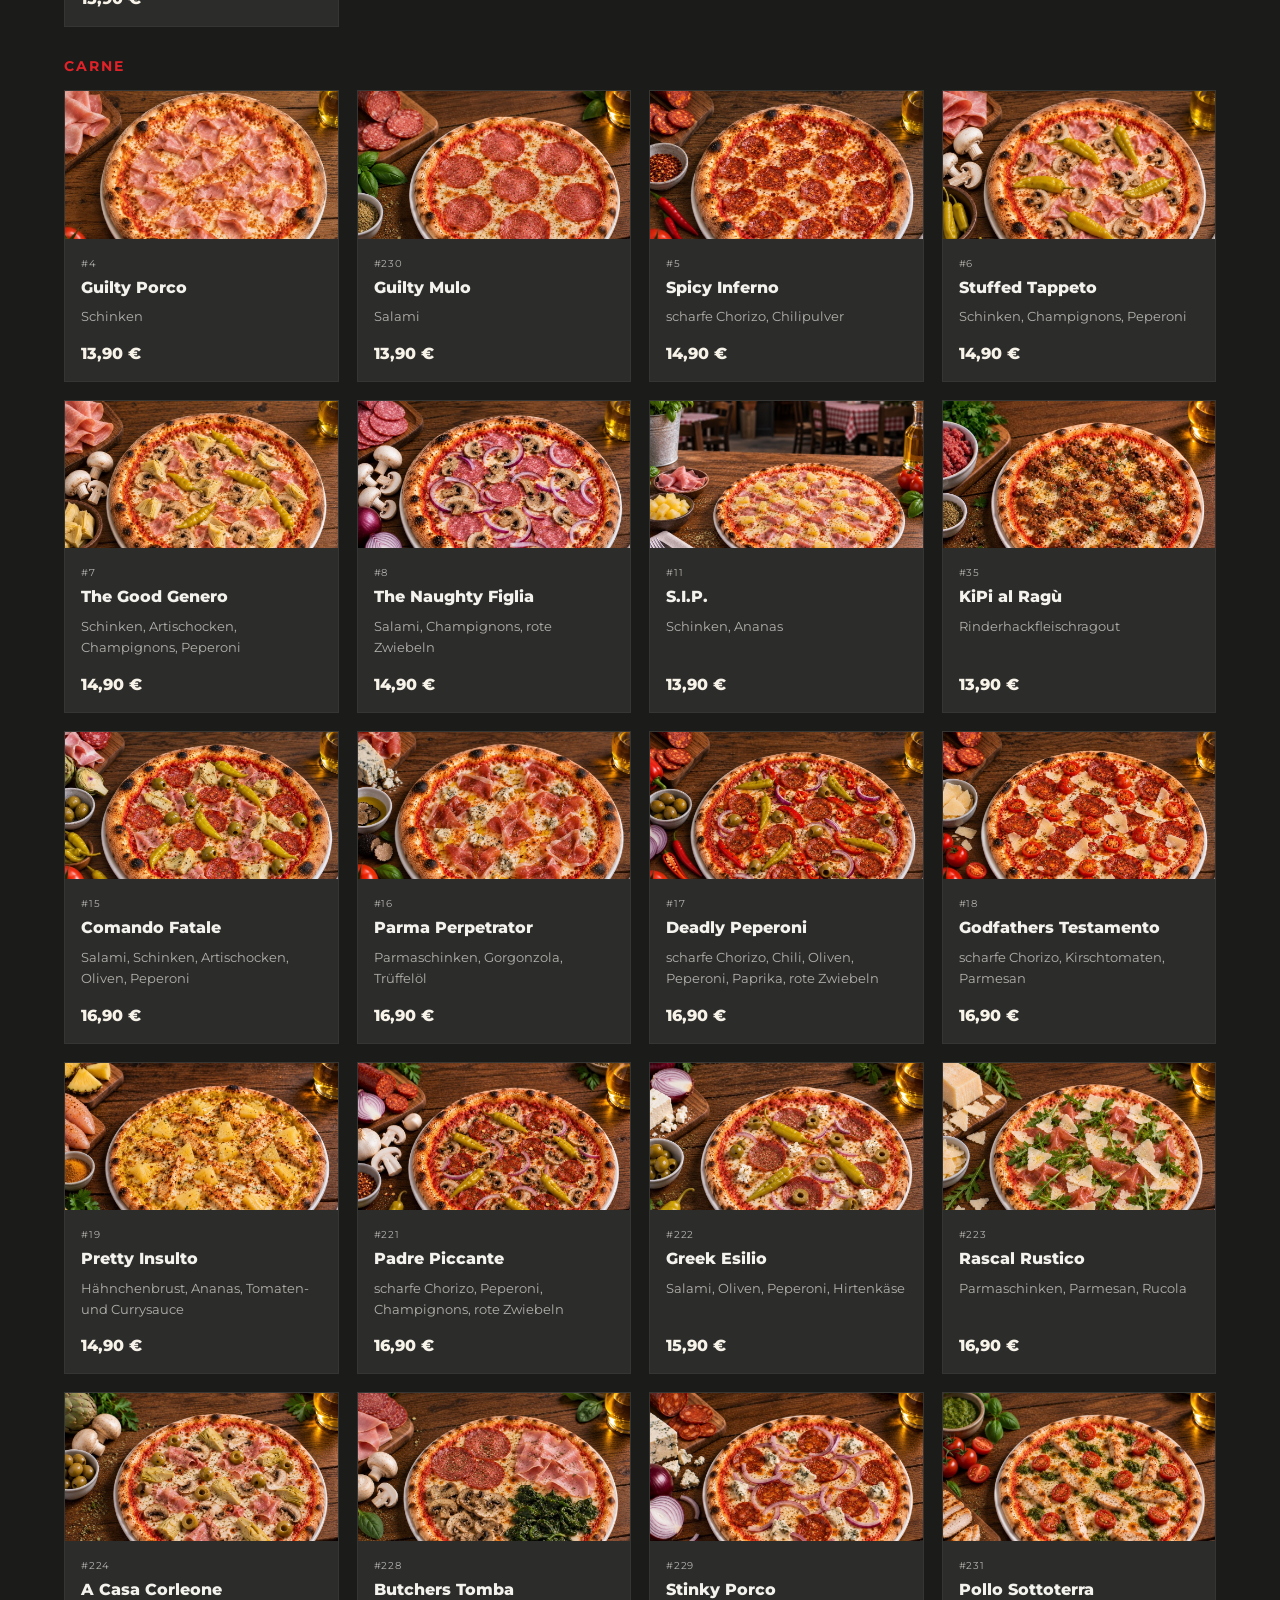
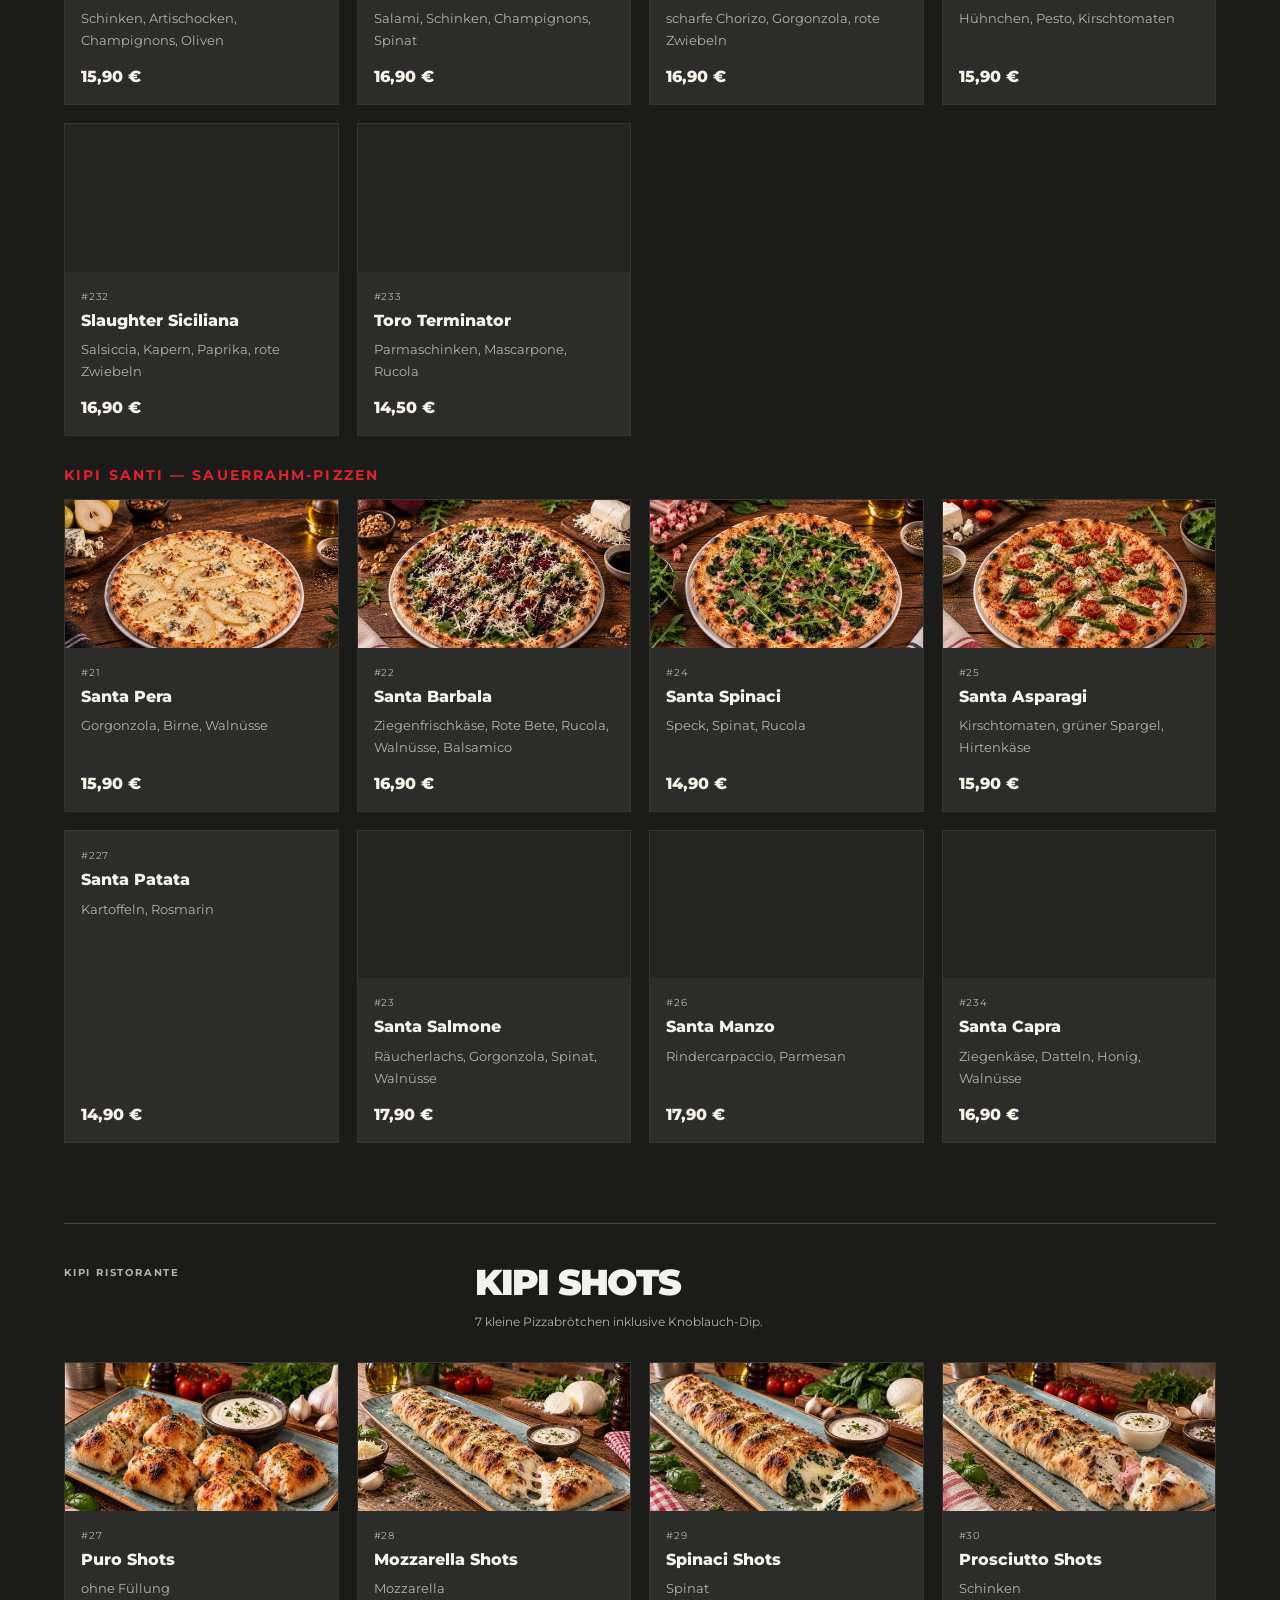
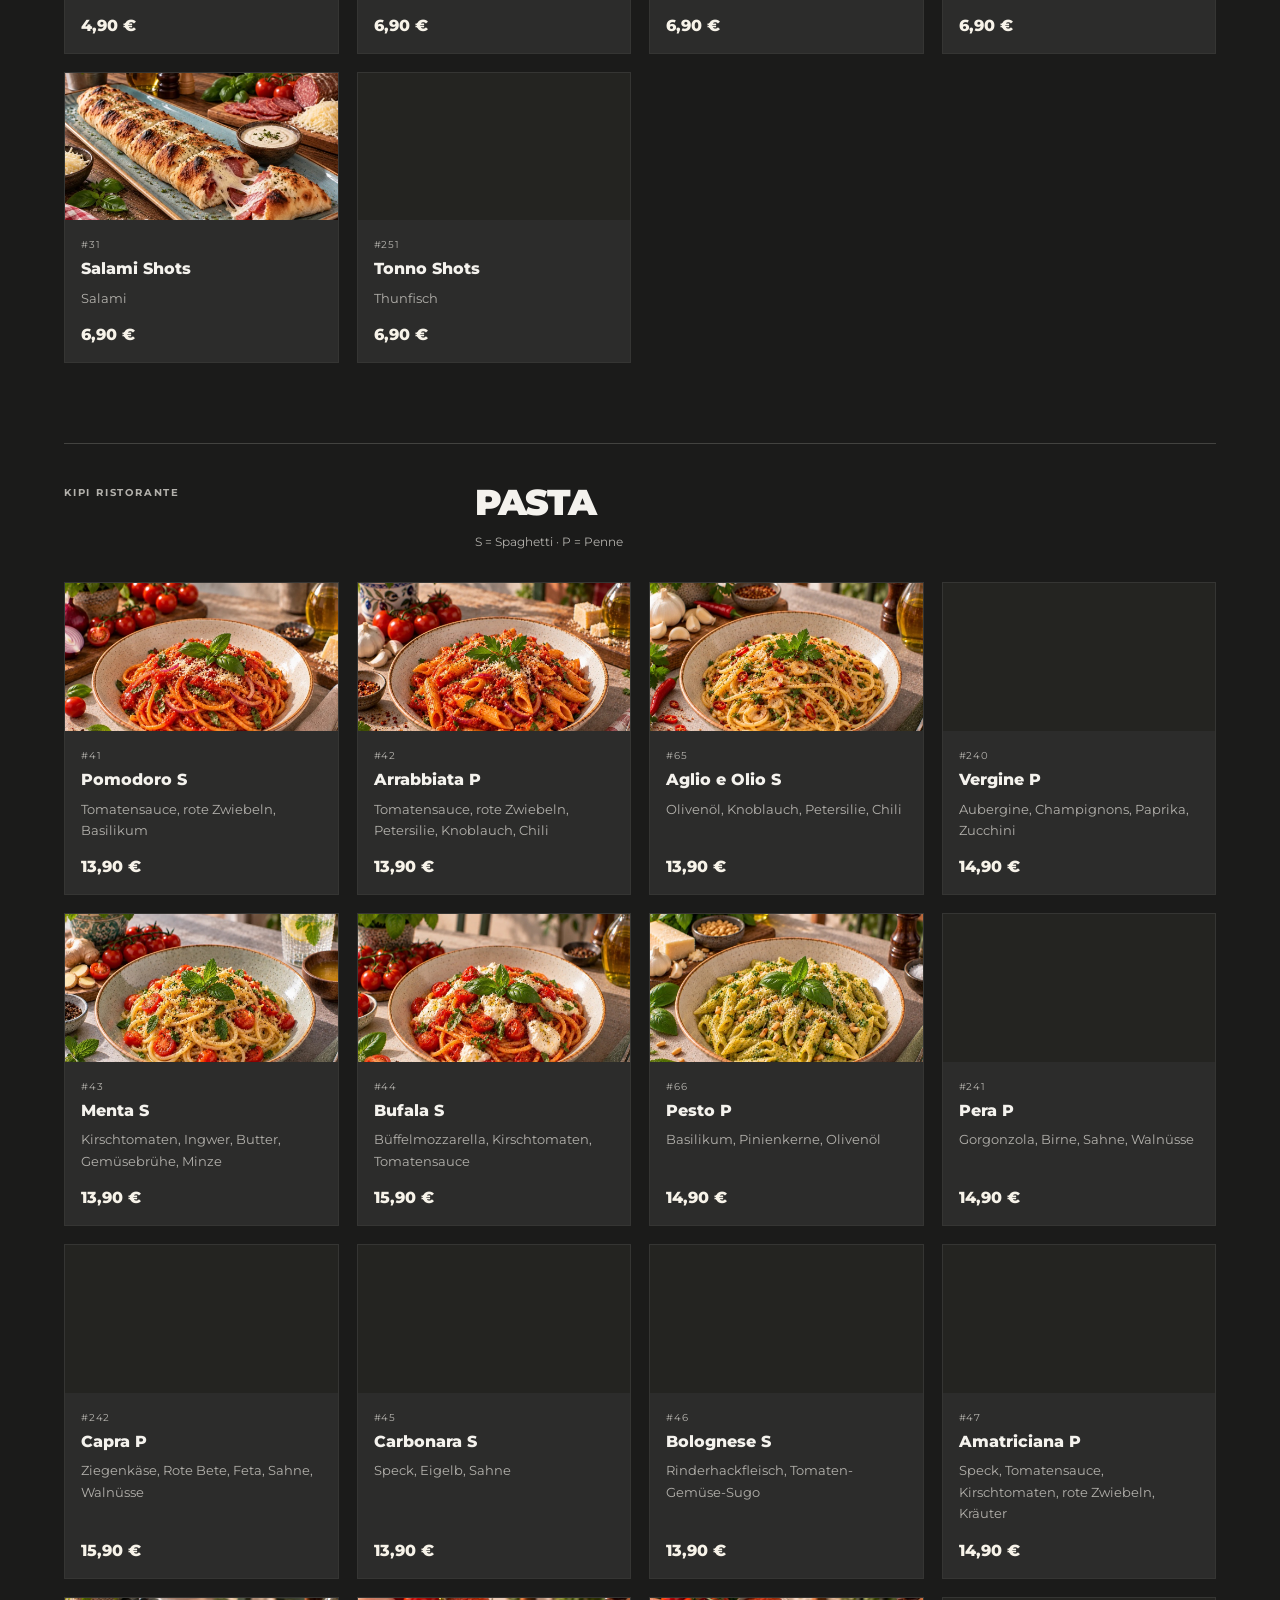
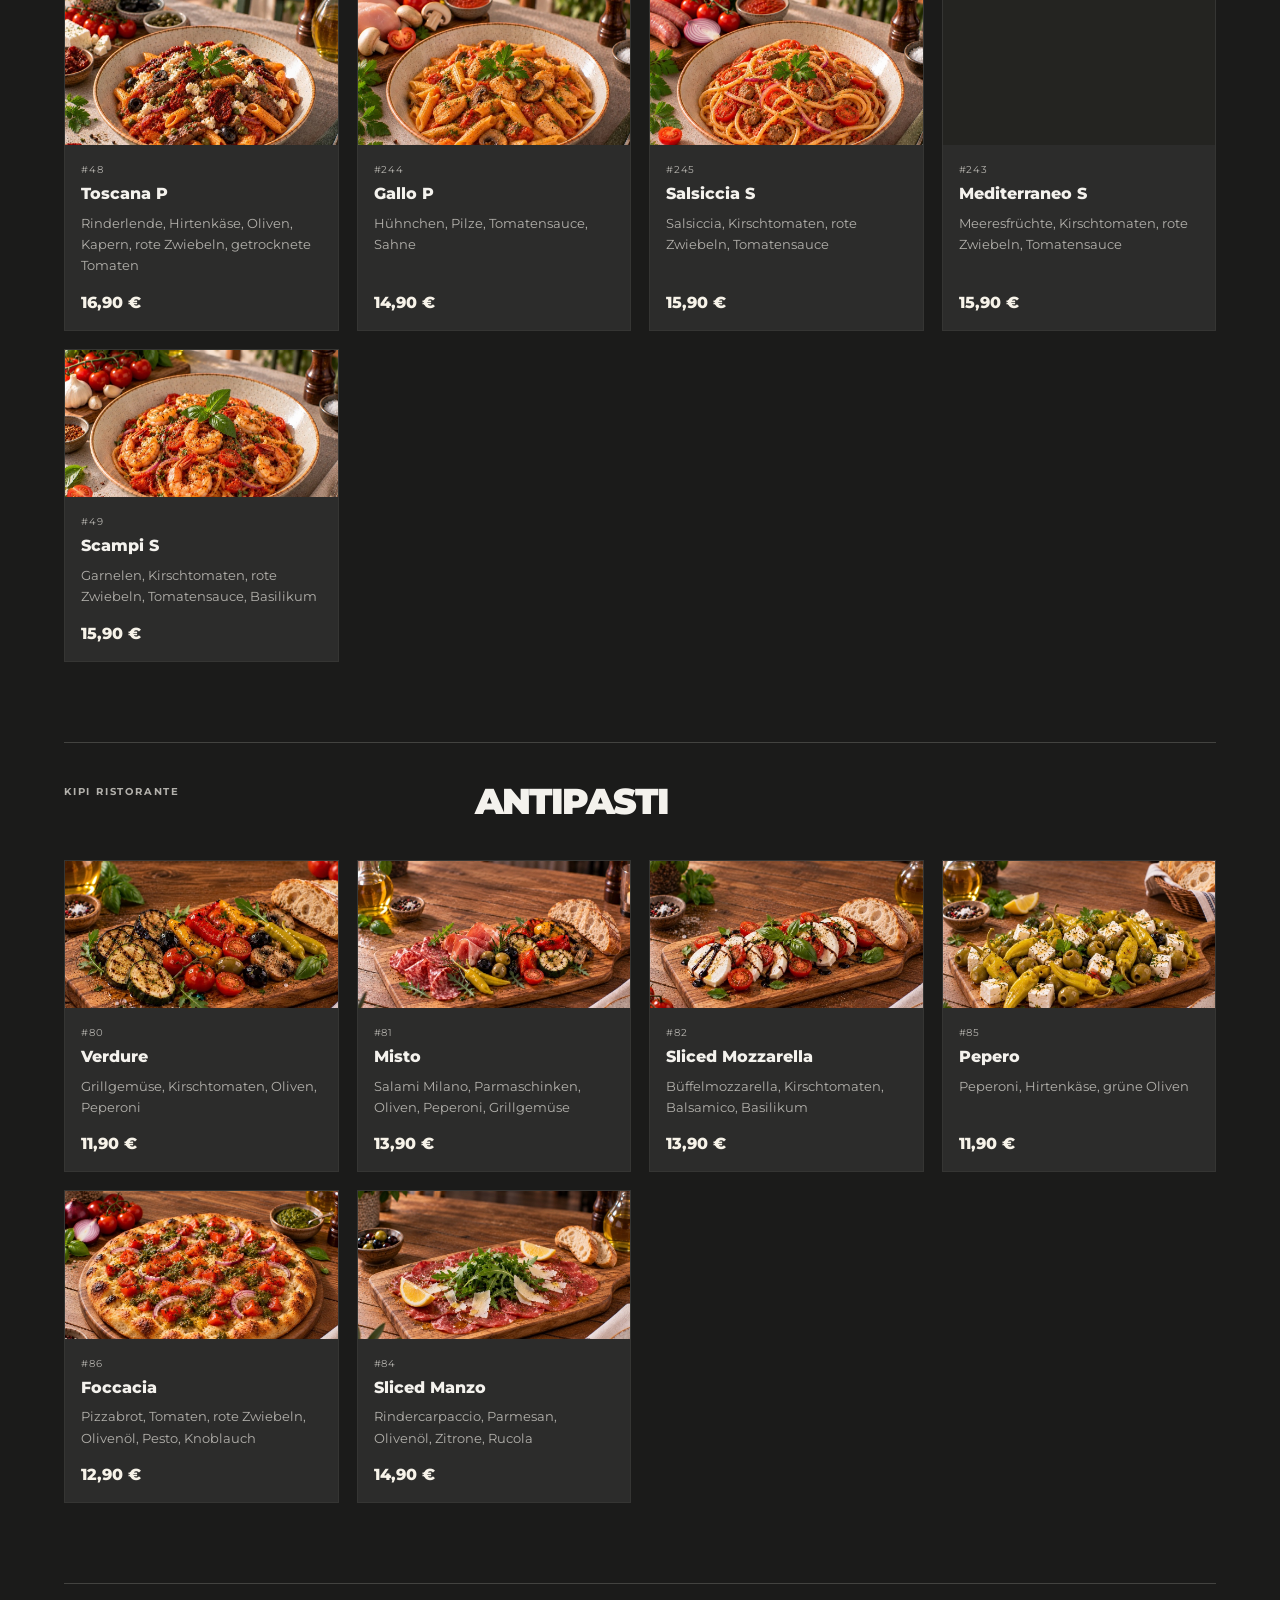
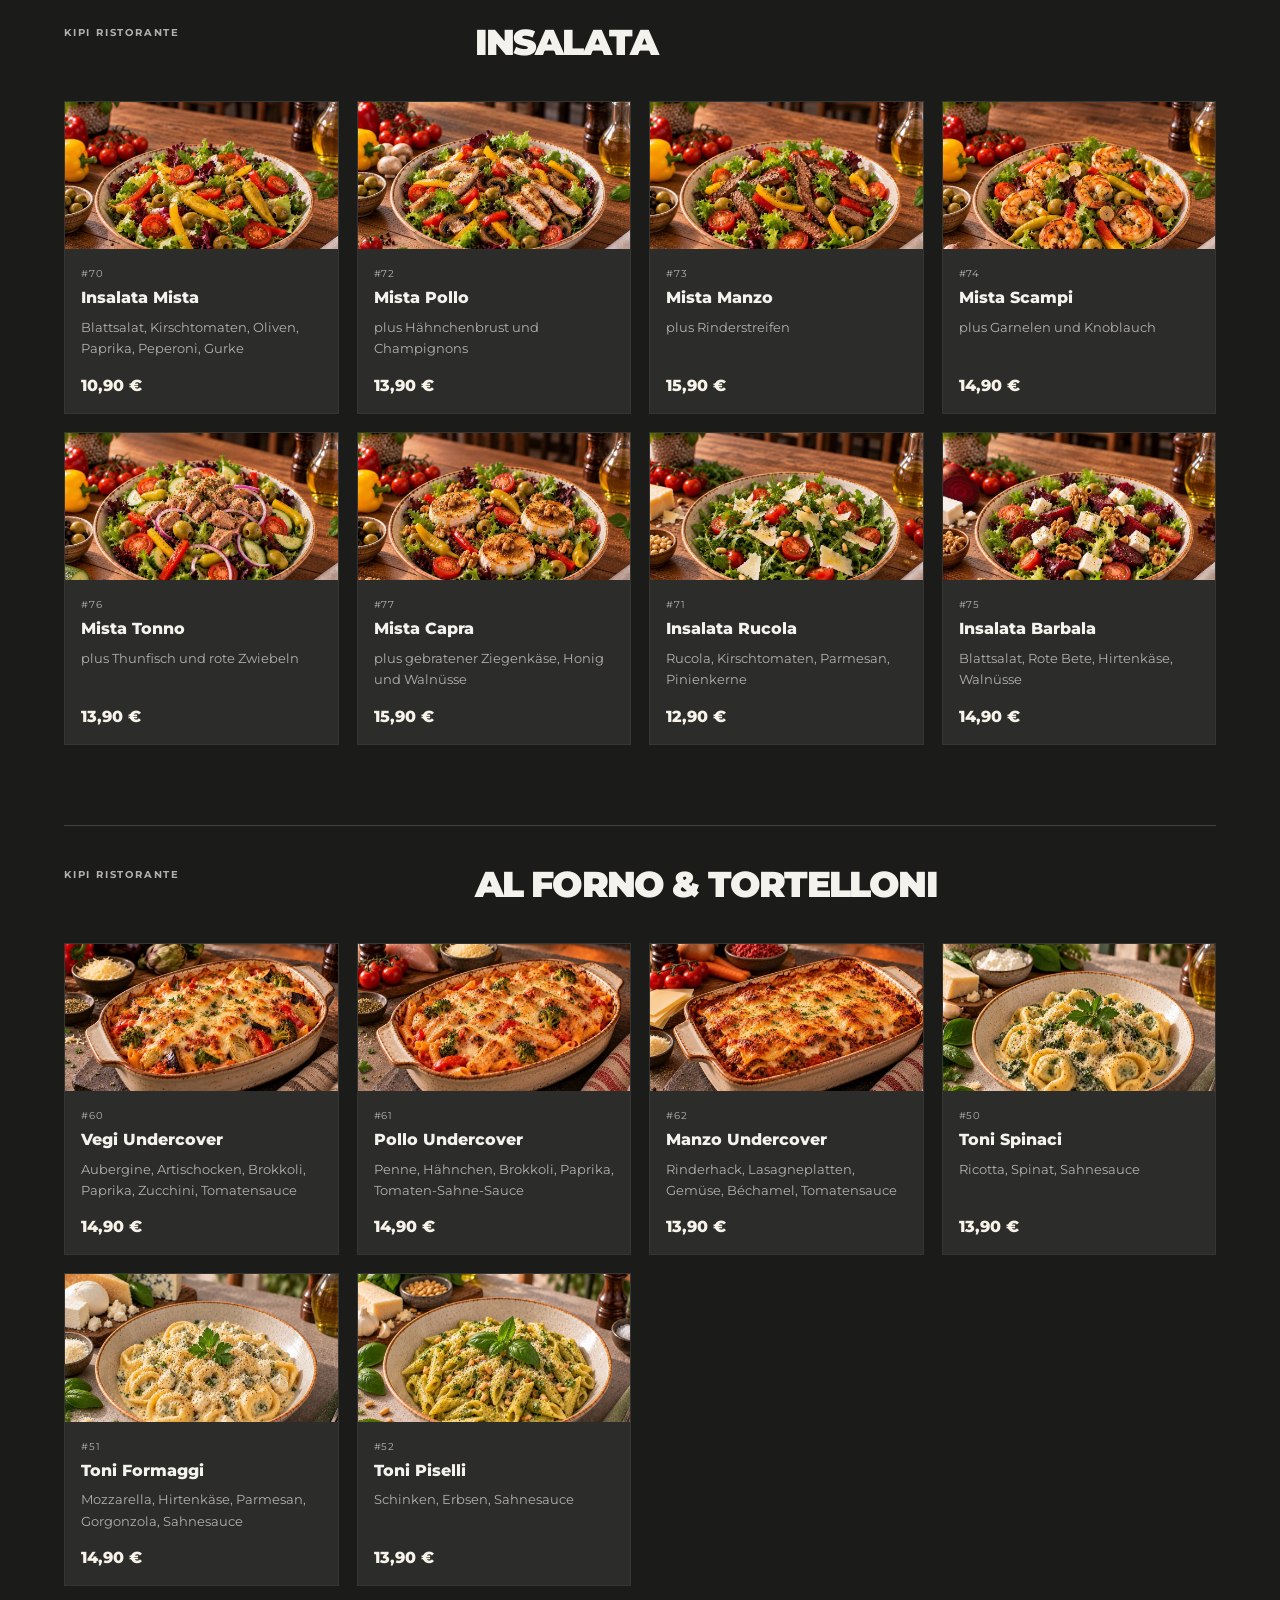
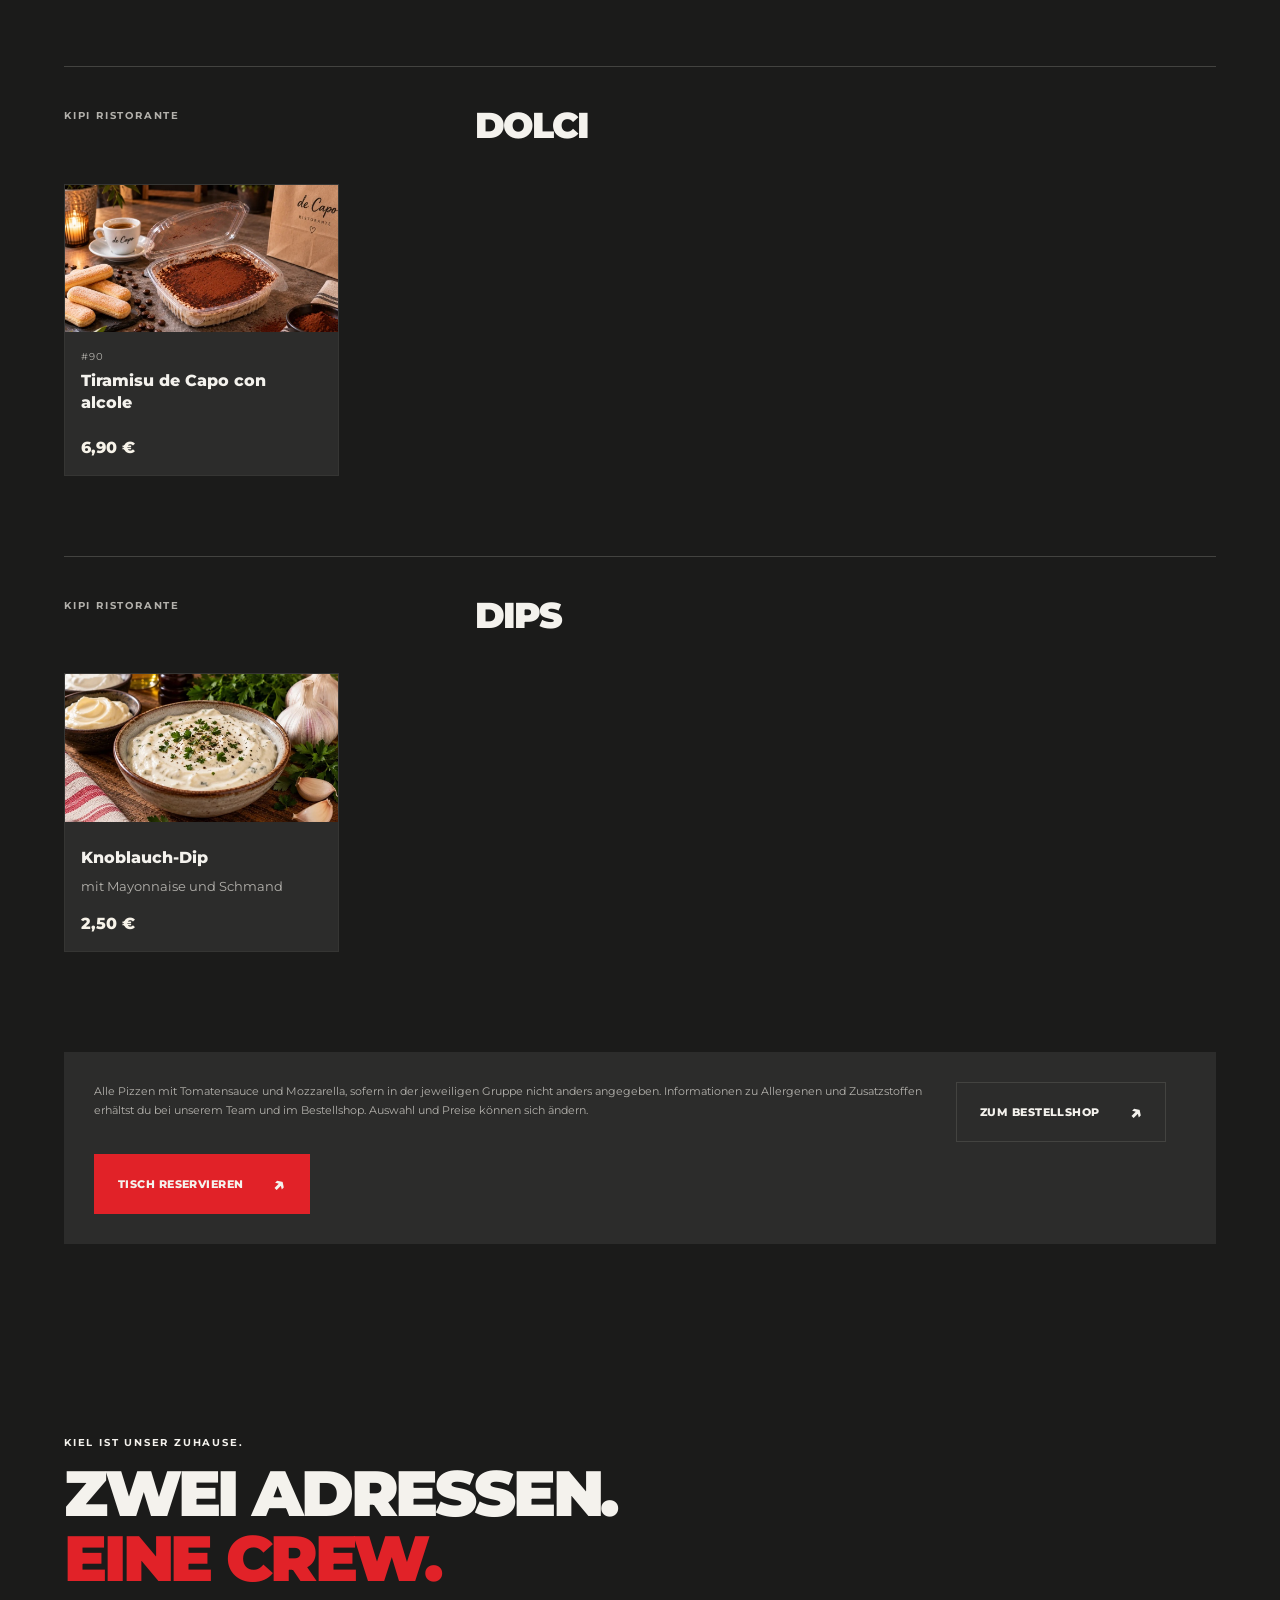
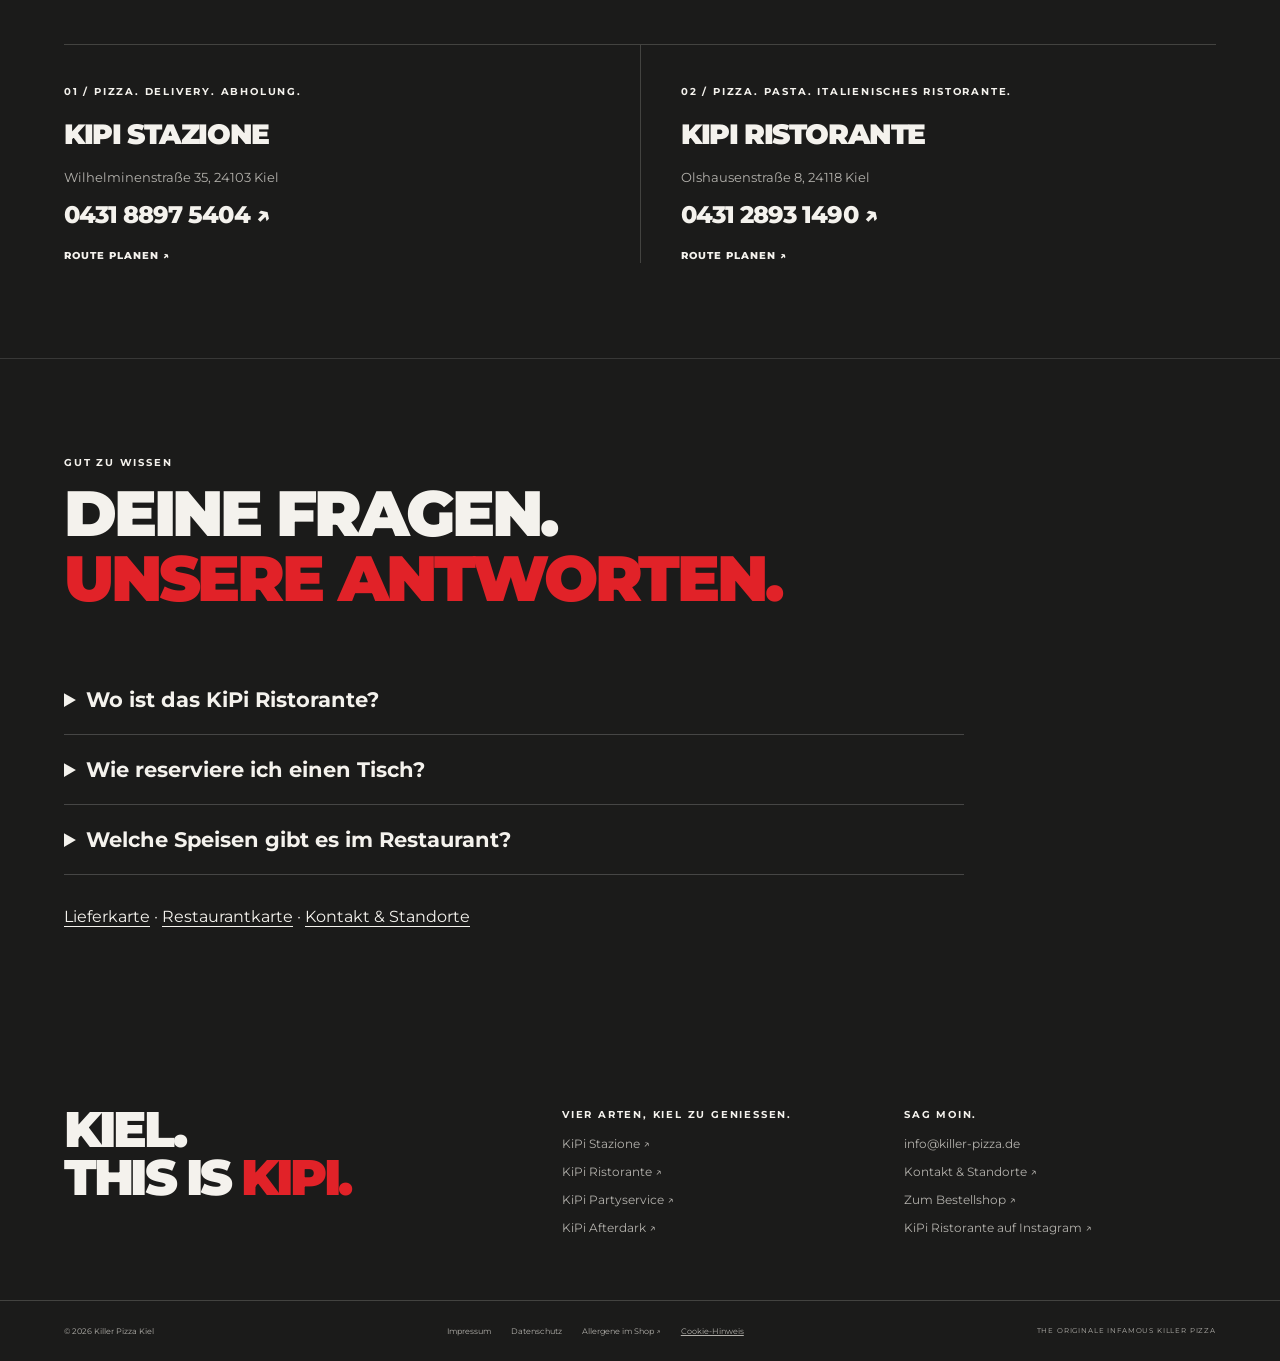
<file: ristorante.html>
<!doctype html>
<html lang="de" data-page="ristorante" data-root="./"><head><meta charset="utf-8"><meta name="viewport" content="width=device-width, initial-scale=1"><meta name="theme-color" content="#1b1b1a"><title>Italienisches Restaurant Kiel | KiPi Ristorante</title><meta name="description" content="Pizza, Pasta und Antipasti im KiPi Ristorante, Olshausenstraße 8 in Kiel. Speisekarte ansehen und unter 0431 28931490 einen Tisch reservieren."><link rel="canonical" href="https://killer-pizza.de/ristorante.html"><meta name="robots" content="index,follow,max-image-preview:large"><meta property="og:locale" content="de_DE"><meta property="og:site_name" content="Killer Pizza Kiel"><meta property="og:type" content="website"><meta property="og:url" content="https://killer-pizza.de/ristorante.html"><meta property="og:title" content="Italienisches Restaurant Kiel | KiPi Ristorante"><meta property="og:description" content="Pizza, Pasta und Antipasti im KiPi Ristorante, Olshausenstraße 8 in Kiel. Speisekarte ansehen und unter 0431 28931490 einen Tisch reservieren."><meta property="og:image" content="https://killer-pizza.de/ristorante-location.jpg"><meta name="twitter:card" content="summary_large_image"><link rel="icon" type="image/png" sizes="512x512" href="/favicon.png"><link rel="shortcut icon" href="/favicon.ico"><link rel="apple-touch-icon" sizes="180x180" href="/apple-touch-icon.png"><link rel="stylesheet" href="./styles.css?v=20261106hinweise"><script type="application/ld+json">{"@context":"https://schema.org","@graph":[{"@type":"Organization","@id":"https://killer-pizza.de/#organization","name":"Killer Pizza Kiel","alternateName":"KiPi","url":"https://killer-pizza.de/","logo":"https://killer-pizza.de/kipi-logo.svg","email":"info@killer-pizza.de"},{"@type":"WebSite","@id":"https://killer-pizza.de/#website","url":"https://killer-pizza.de/","name":"Killer Pizza Kiel","alternateName":"KiPi","inLanguage":"de-DE","publisher":{"@id":"https://killer-pizza.de/#organization"}},{"@type":"WebPage","@id":"https://killer-pizza.de/ristorante.html#webpage","url":"https://killer-pizza.de/ristorante.html","name":"Italienisches Restaurant Kiel | KiPi Ristorante","description":"Pizza, Pasta und Antipasti im KiPi Ristorante, Olshausenstraße 8 in Kiel. Speisekarte ansehen und unter 0431 28931490 einen Tisch reservieren.","inLanguage":"de-DE","isPartOf":{"@id":"https://killer-pizza.de/#website"},"about":{"@id":"https://killer-pizza.de/#ristorante"}},{"@type":"Restaurant","@id":"https://killer-pizza.de/#ristorante","name":"KiPi Ristorante – Killer Pizza","url":"https://killer-pizza.de/ristorante.html","image":"https://killer-pizza.de/ristorante-location.jpg","telephone":"+4943128931490","servesCuisine":["Italienisch","Pizza","Pasta"],"address":{"@type":"PostalAddress","streetAddress":"Olshausenstraße 8","postalCode":"24118","addressLocality":"Kiel","addressRegion":"Schleswig-Holstein","addressCountry":"DE"},"parentOrganization":{"@id":"https://killer-pizza.de/#organization"},"hasMenu":"https://killer-pizza.de/ristorante.html#speisekarte","sameAs":["https://www.instagram.com/kipiristorante/"]},{"@type":"BreadcrumbList","itemListElement":[{"@type":"ListItem","position":1,"name":"Killer Pizza Kiel","item":"https://killer-pizza.de/"},{"@type":"ListItem","position":2,"name":"Italienisches Restaurant Kiel","item":"https://killer-pizza.de/ristorante.html"}]}]}</script><script defer src="./menu.js?v=20261106a"></script><script defer src="./app.js?v=20261106hinweise"></script></head><body><div id="app"><a class="skip" href="#main">Zum Inhalt</a><header><a class="brand" href="./" aria-label="KiPi — Startseite"><img  src="./kipi-logo.svg" alt="KiPi" width="1000" height="600"><span class="brand-tagline">KIEL,<br>DAS IST KIPI.</span></a><nav aria-label="Hauptnavigation" id="navigation"><a  href="./stazione.html">Stazione</a><a aria-current="page" href="./ristorante.html">Ristorante</a><a  href="./partyservice.html">Partyservice</a><a  href="./afterdark.html">Afterdark</a><a href="./kontakt.html">Kontakt</a></nav><a class="header-order" href="https://shop.liefersoft.de/killer-pizza-kawamustafa-gbr-24103-77?disableRedirect=true">Bestellen <span aria-hidden="true">↗</span></a><button class="menu-toggle" aria-expanded="false" aria-controls="navigation" aria-label="Menü öffnen"><span></span><span></span></button></header><main id="main"><section class="detail-hero cinematic-detail location-hero " data-active-scene="ristorante"><div class="night-backdrop" style="background-image:url('./ristorante-location.jpg')" aria-hidden="true"></div><a class="back" href="./">← ALLE KIPI-BEREICHE</a><div class="detail-heading"><div><p class="eyebrow">°2 / Pizza. Pasta. Italienisches Ristorante.</p><h1>KIPI<br><span>Ristorante.</span></h1><p class="detail-intro">Ein Tisch. Gute Gesellschaft. Und noch eine Gabel.</p><p class="detail-desc">Für Abende, die bleiben dürfen. Komm vorbei in unserem Ristorante in der Olshausenstraße: Pizza, Pasta und italienisches Essen mitten in Kiel.</p><div class="actions"><a class="button " href="tel:+4943128931490">Tisch telefonisch reservieren<span aria-hidden="true">↗</span></a><a class="button secondary" href="#speisekarte">Unsere Speisekarte<span aria-hidden="true">↗</span></a></div><p class="detail-info">Olshausenstraße 8, 24118 Kiel<br><a href="tel:+4943128931490">0431 2893 1490</a></p></div></div></section><section class="section restaurant-menu" id="speisekarte"><div class="section-heading"><div><p class="eyebrow">RISTORANTE / DIE SPEISEKARTE</p><h2>DEIN TISCH.<br><em>DEIN GESCHMACK.</em></h2></div><p>Pizza, Pasta, Antipasti und mehr.<br>Alle Preise inklusive Umsatzsteuer.</p></div><p class="food-image-note">Bildhinweis: Die Speisenbilder wurden mit KI auf Grundlage eigener Fotos unserer Gerichte nachgebildet. Sie orientieren sich am Original. Anrichtung und Aussehen können im Einzelfall abweichen.</p><label class="search-label" for="menu-search">Finde dein Lieblingsgericht</label><input type="search" id="menu-search" placeholder="Pizza, Pasta oder Zutat suchen …"><div class="menu-filters" role="group" aria-label="Speisekarte filtern"><button data-menu-filter="Alle" class="active" aria-pressed="true">Alles</button><button data-menu-filter="KiPi Pizza" aria-pressed="false">KiPi Pizza</button><button data-menu-filter="KiPi Shots" aria-pressed="false">KiPi Shots</button><button data-menu-filter="Pasta" aria-pressed="false">Pasta</button><button data-menu-filter="Antipasti" aria-pressed="false">Antipasti</button><button data-menu-filter="Insalata" aria-pressed="false">Insalata</button><button data-menu-filter="Al Forno &amp; Tortelloni" aria-pressed="false">Al Forno &amp; Tortelloni</button><button data-menu-filter="Dolci" aria-pressed="false">Dolci</button><button data-menu-filter="Dips" aria-pressed="false">Dips</button></div><p class="menu-empty" hidden>Kein Gericht gefunden. Probiere einen anderen Suchbegriff.</p><section class="menu-category" data-menu-category="KiPi Pizza"><div class="menu-category-heading"><p class="eyebrow">KIPI RISTORANTE</p><h3>KiPi Pizza</h3><p>Standard Ø 36 cm · Familia Ø 50 cm = doppelter Standardpreis · Vollkornteig +2,90 € · Veganer Käse +3,50 € · Knoblauch-Dip 2,50 €</p></div><div class="menu-subgroup"><h4>Vegetariano</h4><div class="menu-dishes"><article class="menu-dish" data-menu-search="little madonna klassische margherita"><div class="dish-image "><img src="karte-kipi-pizza-little-madonna.jpg" alt="Little Madonna – klassische Margherita" loading="lazy" decoding="async"></div><div class="dish-details"><span class="dish-number">#1</span><h5>Little Madonna</h5><p>klassische Margherita</p><strong>11,90 €</strong></div></article><article class="menu-dish" data-menu-search="cheesy chopper parmesan, rucola"><div class="dish-image "><img src="karte-kipi-pizza-cheesy-chopper.jpg" alt="Cheesy Chopper – Parmesan, Rucola" loading="lazy" decoding="async"></div><div class="dish-details"><span class="dish-number">#2</span><h5>Cheesy Chopper</h5><p>Parmesan, Rucola</p><strong>14,90 €</strong></div></article><article class="menu-dish" data-menu-search="fist di ferro spinat, rote zwiebeln"><div class="dish-image "><img src="karte-kipi-pizza-fist-di-ferro.jpg" alt="Fist di Ferro – Spinat, rote Zwiebeln" loading="lazy" decoding="async"></div><div class="dish-details"><span class="dish-number">#32</span><h5>Fist di Ferro</h5><p>Spinat, rote Zwiebeln</p><strong>13,90 €</strong></div></article><article class="menu-dish" data-menu-search="funghi al fargo champignons"><div class="dish-image "><img src="karte-kipi-pizza-funghi-al-fargo.jpg" alt="Funghi al Fargo – Champignons" loading="lazy" decoding="async"></div><div class="dish-details"><span class="dish-number">#34</span><h5>Funghi al Fargo</h5><p>Champignons</p><strong>13,90 €</strong></div></article><article class="menu-dish" data-menu-search="saluti di goatti ziegenkäse, spinat, hausgemachtes pesto"><div class="dish-image "><img src="karte-kipi-pizza-saluti-di-goatti.jpg" alt="Saluti di Goatti – Ziegenkäse, Spinat, hausgemachtes Pesto" loading="lazy" decoding="async"></div><div class="dish-details"><span class="dish-number">#235</span><h5>Saluti di Goatti</h5><p>Ziegenkäse, Spinat, hausgemachtes Pesto</p><strong>15,90 €</strong></div></article><article class="menu-dish" data-menu-search="flamed frutti aubergine, champignons, paprika, zucchini"><div class="dish-image "><img src="karte-kipi-pizza-flamed-frutti.jpg" alt="Flamed Frutti – Aubergine, Champignons, Paprika, Zucchini" loading="lazy" decoding="async"></div><div class="dish-details"><span class="dish-number">#14</span><h5>Flamed Frutti</h5><p>Aubergine, Champignons, Paprika, Zucchini</p><strong>15,90 €</strong></div></article><article class="menu-dish" data-menu-search="mobster formaggi gorgonzola, parmesan, hirtenkäse"><div class="dish-image "><img src="karte-kipi-pizza-mobster-formaggi.jpg" alt="Mobster Formaggi – Gorgonzola, Parmesan, Hirtenkäse" loading="lazy" decoding="async"></div><div class="dish-details"><span class="dish-number">#33</span><h5>Mobster Formaggi</h5><p>Gorgonzola, Parmesan, Hirtenkäse</p><strong>16,90 €</strong></div></article><article class="menu-dish" data-menu-search="fancy madonna büffelmozzarella, kirschtomaten, pesto, knoblauch, basilikum"><div class="dish-image "><img src="karte-kipi-pizza-fancy-madonna.jpg" alt="Fancy Madonna – Büffelmozzarella, Kirschtomaten, Pesto, Knoblauch, Basilikum" loading="lazy" decoding="async"></div><div class="dish-details"><span class="dish-number">#12</span><h5>Fancy Madonna</h5><p>Büffelmozzarella, Kirschtomaten, Pesto, Knoblauch, Basilikum</p><strong>16,90 €</strong></div></article><article class="menu-dish" data-menu-search="total terra artischocken, brokkoli, champignons, mais, oliven, paprika, rote zwiebeln"><div class="dish-image "><img src="karte-kipi-pizza-total-terra.jpg" alt="Total Terra – Artischocken, Brokkoli, Champignons, Mais, Oliven, Paprika, rote Zwiebeln" loading="lazy" decoding="async"></div><div class="dish-details"><span class="dish-number">#3</span><h5>Total Terra</h5><p>Artischocken, Brokkoli, Champignons, Mais, Oliven, Paprika, rote Zwiebeln</p><strong>15,90 €</strong></div></article><article class="menu-dish" data-menu-search="black pecore ziegenfrischkäse, kirschtomaten, crema di balsamico, rucola"><div class="dish-image "><img src="karte-kipi-pizza-black-pecore.jpg" alt="Black Pecore – Ziegenfrischkäse, Kirschtomaten, Crema di Balsamico, Rucola" loading="lazy" decoding="async"></div><div class="dish-details"><span class="dish-number">#13</span><h5>Black Pecore</h5><p>Ziegenfrischkäse, Kirschtomaten, Crema di Balsamico, Rucola</p><strong>15,90 €</strong></div></article><article class="menu-dish" data-menu-search="ax-pomodoro pesto, rucola, hausgemachtes bruschetta"><div class="dish-image "><img src="karte-kipi-pizza-ax-pomodoro.jpg" alt="Ax-Pomodoro – Pesto, Rucola, hausgemachtes Bruschetta" loading="lazy" decoding="async"></div><div class="dish-details"><span class="dish-number">#220</span><h5>Ax-Pomodoro</h5><p>Pesto, Rucola, hausgemachtes Bruschetta</p><strong>14,90 €</strong></div></article></div></div><div class="menu-subgroup"><h4>Mare</h4><div class="menu-dishes"><article class="menu-dish" data-menu-search="tonno overboard thunfisch, rote zwiebeln"><div class="dish-image "><img src="karte-kipi-pizza-tonno-overboard.jpg" alt="Tonno Overboard – Thunfisch, rote Zwiebeln" loading="lazy" decoding="async"></div><div class="dish-details"><span class="dish-number">#9</span><h5>Tonno Overboard</h5><p>Thunfisch, rote Zwiebeln</p><strong>15,90 €</strong></div></article><article class="menu-dish" data-menu-search="anchovies alla muti sardellen, oliven, kapern"><div class="dish-image "><img src="karte-kipi-pizza-anchovies-alla-muti.jpg" alt="Anchovies alla Muti – Sardellen, Oliven, Kapern" loading="lazy" decoding="async"></div><div class="dish-details"><span class="dish-number">#10</span><h5>Anchovies alla Muti</h5><p>Sardellen, Oliven, Kapern</p><strong>14,90 €</strong></div></article><article class="menu-dish" data-menu-search="saluti di mare garnelen, meeresfrüchte, knoblauch"><div class="dish-image "><img src="karte-kipi-pizza-saluti-di-mare.jpg" alt="Saluti di Mare – Garnelen, Meeresfrüchte, Knoblauch" loading="lazy" decoding="async"></div><div class="dish-details"><span class="dish-number">#20</span><h5>Saluti di Mare</h5><p>Garnelen, Meeresfrüchte, Knoblauch</p><strong>16,90 €</strong></div></article><article class="menu-dish" data-menu-search="stinky salmone räucherlachs, gorgonzola, spinat, dill"><div class="dish-image "><img src="karte-kipi-pizza-stinky-salmone.jpg" alt="Stinky Salmone – Räucherlachs, Gorgonzola, Spinat, Dill" loading="lazy" decoding="async"></div><div class="dish-details"><span class="dish-number">#36</span><h5>Stinky Salmone</h5><p>Räucherlachs, Gorgonzola, Spinat, Dill</p><strong>17,90 €</strong></div></article><article class="menu-dish" data-menu-search="hooked crooks garnelen, knoblauch, zuckerschoten"><div class="dish-image "><img src="karte-kipi-pizza-hooked-crooks.jpg" alt="Hooked Crooks – Garnelen, Knoblauch, Zuckerschoten" loading="lazy" decoding="async"></div><div class="dish-details"><span class="dish-number">#225</span><h5>Hooked Crooks</h5><p>Garnelen, Knoblauch, Zuckerschoten</p><strong>15,90 €</strong></div></article></div></div><div class="menu-subgroup"><h4>Carne</h4><div class="menu-dishes"><article class="menu-dish" data-menu-search="guilty porco schinken"><div class="dish-image "><img src="karte-kipi-pizza-guilty-porco.jpg" alt="Guilty Porco – Schinken" loading="lazy" decoding="async"></div><div class="dish-details"><span class="dish-number">#4</span><h5>Guilty Porco</h5><p>Schinken</p><strong>13,90 €</strong></div></article><article class="menu-dish" data-menu-search="guilty mulo salami"><div class="dish-image "><img src="karte-kipi-pizza-guilty-mulo.jpg" alt="Guilty Mulo – Salami" loading="lazy" decoding="async"></div><div class="dish-details"><span class="dish-number">#230</span><h5>Guilty Mulo</h5><p>Salami</p><strong>13,90 €</strong></div></article><article class="menu-dish" data-menu-search="spicy inferno scharfe chorizo, chilipulver"><div class="dish-image "><img src="karte-kipi-pizza-spicy-inferno.jpg" alt="Spicy Inferno – scharfe Chorizo, Chilipulver" loading="lazy" decoding="async"></div><div class="dish-details"><span class="dish-number">#5</span><h5>Spicy Inferno</h5><p>scharfe Chorizo, Chilipulver</p><strong>14,90 €</strong></div></article><article class="menu-dish" data-menu-search="stuffed tappeto schinken, champignons, peperoni"><div class="dish-image "><img src="karte-kipi-pizza-stuffed-tappeto.jpg" alt="Stuffed Tappeto – Schinken, Champignons, Peperoni" loading="lazy" decoding="async"></div><div class="dish-details"><span class="dish-number">#6</span><h5>Stuffed Tappeto</h5><p>Schinken, Champignons, Peperoni</p><strong>14,90 €</strong></div></article><article class="menu-dish" data-menu-search="the good genero schinken, artischocken, champignons, peperoni"><div class="dish-image "><img src="karte-kipi-pizza-the-good-genero.jpg" alt="The Good Genero – Schinken, Artischocken, Champignons, Peperoni" loading="lazy" decoding="async"></div><div class="dish-details"><span class="dish-number">#7</span><h5>The Good Genero</h5><p>Schinken, Artischocken, Champignons, Peperoni</p><strong>14,90 €</strong></div></article><article class="menu-dish" data-menu-search="the naughty figlia salami, champignons, rote zwiebeln"><div class="dish-image "><img src="karte-kipi-pizza-the-naughty-figlia.jpg" alt="The Naughty Figlia – Salami, Champignons, rote Zwiebeln" loading="lazy" decoding="async"></div><div class="dish-details"><span class="dish-number">#8</span><h5>The Naughty Figlia</h5><p>Salami, Champignons, rote Zwiebeln</p><strong>14,90 €</strong></div></article><article class="menu-dish" data-menu-search="s.i.p. schinken, ananas"><div class="dish-image "><img src="karte-kipi-pizza-s-i-p.jpg" alt="S.I.P. – Schinken, Ananas" loading="lazy" decoding="async"></div><div class="dish-details"><span class="dish-number">#11</span><h5>S.I.P.</h5><p>Schinken, Ananas</p><strong>13,90 €</strong></div></article><article class="menu-dish" data-menu-search="kipi al ragù rinderhackfleischragout"><div class="dish-image "><img src="karte-kipi-pizza-kipi-al-ragu.jpg" alt="KiPi al Ragù – Rinderhackfleischragout" loading="lazy" decoding="async"></div><div class="dish-details"><span class="dish-number">#35</span><h5>KiPi al Ragù</h5><p>Rinderhackfleischragout</p><strong>13,90 €</strong></div></article><article class="menu-dish" data-menu-search="comando fatale salami, schinken, artischocken, oliven, peperoni"><div class="dish-image "><img src="karte-kipi-pizza-comando-fatale.jpg" alt="Comando Fatale – Salami, Schinken, Artischocken, Oliven, Peperoni" loading="lazy" decoding="async"></div><div class="dish-details"><span class="dish-number">#15</span><h5>Comando Fatale</h5><p>Salami, Schinken, Artischocken, Oliven, Peperoni</p><strong>16,90 €</strong></div></article><article class="menu-dish" data-menu-search="parma perpetrator parmaschinken, gorgonzola, trüffelöl"><div class="dish-image "><img src="karte-kipi-pizza-parma-perpetrator.jpg" alt="Parma Perpetrator – Parmaschinken, Gorgonzola, Trüffelöl" loading="lazy" decoding="async"></div><div class="dish-details"><span class="dish-number">#16</span><h5>Parma Perpetrator</h5><p>Parmaschinken, Gorgonzola, Trüffelöl</p><strong>16,90 €</strong></div></article><article class="menu-dish" data-menu-search="deadly peperoni scharfe chorizo, chili, oliven, peperoni, paprika, rote zwiebeln"><div class="dish-image "><img src="karte-kipi-pizza-deadly-peperoni.jpg" alt="Deadly Peperoni – scharfe Chorizo, Chili, Oliven, Peperoni, Paprika, rote Zwiebeln" loading="lazy" decoding="async"></div><div class="dish-details"><span class="dish-number">#17</span><h5>Deadly Peperoni</h5><p>scharfe Chorizo, Chili, Oliven, Peperoni, Paprika, rote Zwiebeln</p><strong>16,90 €</strong></div></article><article class="menu-dish" data-menu-search="godfathers testamento scharfe chorizo, kirschtomaten, parmesan"><div class="dish-image "><img src="karte-kipi-pizza-godfathers-testamento.jpg" alt="Godfathers Testamento – scharfe Chorizo, Kirschtomaten, Parmesan" loading="lazy" decoding="async"></div><div class="dish-details"><span class="dish-number">#18</span><h5>Godfathers Testamento</h5><p>scharfe Chorizo, Kirschtomaten, Parmesan</p><strong>16,90 €</strong></div></article><article class="menu-dish" data-menu-search="pretty insulto hähnchenbrust, ananas, tomaten- und currysauce"><div class="dish-image "><img src="karte-kipi-pizza-pretty-insulto.jpg" alt="Pretty Insulto – Hähnchenbrust, Ananas, Tomaten- und Currysauce" loading="lazy" decoding="async"></div><div class="dish-details"><span class="dish-number">#19</span><h5>Pretty Insulto</h5><p>Hähnchenbrust, Ananas, Tomaten- und Currysauce</p><strong>14,90 €</strong></div></article><article class="menu-dish" data-menu-search="padre piccante scharfe chorizo, peperoni, champignons, rote zwiebeln"><div class="dish-image "><img src="karte-kipi-pizza-padre-piccante.jpg" alt="Padre Piccante – scharfe Chorizo, Peperoni, Champignons, rote Zwiebeln" loading="lazy" decoding="async"></div><div class="dish-details"><span class="dish-number">#221</span><h5>Padre Piccante</h5><p>scharfe Chorizo, Peperoni, Champignons, rote Zwiebeln</p><strong>16,90 €</strong></div></article><article class="menu-dish" data-menu-search="greek esilio salami, oliven, peperoni, hirtenkäse"><div class="dish-image "><img src="karte-kipi-pizza-greek-esilio.jpg" alt="Greek Esilio – Salami, Oliven, Peperoni, Hirtenkäse" loading="lazy" decoding="async"></div><div class="dish-details"><span class="dish-number">#222</span><h5>Greek Esilio</h5><p>Salami, Oliven, Peperoni, Hirtenkäse</p><strong>15,90 €</strong></div></article><article class="menu-dish" data-menu-search="rascal rustico parmaschinken, parmesan, rucola"><div class="dish-image "><img src="karte-kipi-pizza-rascal-rustico.jpg" alt="Rascal Rustico – Parmaschinken, Parmesan, Rucola" loading="lazy" decoding="async"></div><div class="dish-details"><span class="dish-number">#223</span><h5>Rascal Rustico</h5><p>Parmaschinken, Parmesan, Rucola</p><strong>16,90 €</strong></div></article><article class="menu-dish" data-menu-search="a casa corleone schinken, artischocken, champignons, oliven"><div class="dish-image "><img src="karte-kipi-pizza-a-casa-corleone.jpg" alt="A Casa Corleone – Schinken, Artischocken, Champignons, Oliven" loading="lazy" decoding="async"></div><div class="dish-details"><span class="dish-number">#224</span><h5>A Casa Corleone</h5><p>Schinken, Artischocken, Champignons, Oliven</p><strong>15,90 €</strong></div></article><article class="menu-dish" data-menu-search="butchers tomba salami, schinken, champignons, spinat"><div class="dish-image "><img src="karte-kipi-pizza-butchers-tomba.jpg" alt="Butchers Tomba – Salami, Schinken, Champignons, Spinat" loading="lazy" decoding="async"></div><div class="dish-details"><span class="dish-number">#228</span><h5>Butchers Tomba</h5><p>Salami, Schinken, Champignons, Spinat</p><strong>16,90 €</strong></div></article><article class="menu-dish" data-menu-search="stinky porco scharfe chorizo, gorgonzola, rote zwiebeln"><div class="dish-image "><img src="karte-kipi-pizza-stinky-porco.jpg" alt="Stinky Porco – scharfe Chorizo, Gorgonzola, rote Zwiebeln" loading="lazy" decoding="async"></div><div class="dish-details"><span class="dish-number">#229</span><h5>Stinky Porco</h5><p>scharfe Chorizo, Gorgonzola, rote Zwiebeln</p><strong>16,90 €</strong></div></article><article class="menu-dish" data-menu-search="pollo sottoterra hühnchen, pesto, kirschtomaten"><div class="dish-image "><img src="karte-kipi-pizza-pollo-sottoterra.jpg" alt="Pollo Sottoterra – Hühnchen, Pesto, Kirschtomaten" loading="lazy" decoding="async"></div><div class="dish-details"><span class="dish-number">#231</span><h5>Pollo Sottoterra</h5><p>Hühnchen, Pesto, Kirschtomaten</p><strong>15,90 €</strong></div></article><article class="menu-dish" data-menu-search="slaughter siciliana salsiccia, kapern, paprika, rote zwiebeln"><div class="dish-image "><img src="karte-kipi-pizza-slaughter-siciliana.jpg" alt="Slaughter Siciliana – Salsiccia, Kapern, Paprika, rote Zwiebeln" loading="lazy" decoding="async"></div><div class="dish-details"><span class="dish-number">#232</span><h5>Slaughter Siciliana</h5><p>Salsiccia, Kapern, Paprika, rote Zwiebeln</p><strong>16,90 €</strong></div></article><article class="menu-dish" data-menu-search="toro terminator parmaschinken, mascarpone, rucola"><div class="dish-image "><img src="karte-kipi-pizza-toro-terminator.jpg" alt="Toro Terminator – Parmaschinken, Mascarpone, Rucola" loading="lazy" decoding="async"></div><div class="dish-details"><span class="dish-number">#233</span><h5>Toro Terminator</h5><p>Parmaschinken, Mascarpone, Rucola</p><strong>14,50 €</strong></div></article></div></div><div class="menu-subgroup"><h4>KiPi Santi — Sauerrahm-Pizzen</h4><div class="menu-dishes"><article class="menu-dish" data-menu-search="santa pera gorgonzola, birne, walnüsse"><div class="dish-image "><img src="karte-kipi-pizza-santa-pera.jpg" alt="Santa Pera – Gorgonzola, Birne, Walnüsse" loading="lazy" decoding="async"></div><div class="dish-details"><span class="dish-number">#21</span><h5>Santa Pera</h5><p>Gorgonzola, Birne, Walnüsse</p><strong>15,90 €</strong></div></article><article class="menu-dish" data-menu-search="santa barbala ziegenfrischkäse, rote bete, rucola, walnüsse, balsamico"><div class="dish-image "><img src="karte-kipi-pizza-santa-barbala.jpg" alt="Santa Barbala – Ziegenfrischkäse, Rote Bete, Rucola, Walnüsse, Balsamico" loading="lazy" decoding="async"></div><div class="dish-details"><span class="dish-number">#22</span><h5>Santa Barbala</h5><p>Ziegenfrischkäse, Rote Bete, Rucola, Walnüsse, Balsamico</p><strong>16,90 €</strong></div></article><article class="menu-dish" data-menu-search="santa spinaci speck, spinat, rucola"><div class="dish-image "><img src="karte-kipi-pizza-santa-spinaci.jpg" alt="Santa Spinaci – Speck, Spinat, Rucola" loading="lazy" decoding="async"></div><div class="dish-details"><span class="dish-number">#24</span><h5>Santa Spinaci</h5><p>Speck, Spinat, Rucola</p><strong>14,90 €</strong></div></article><article class="menu-dish" data-menu-search="santa asparagi kirschtomaten, grüner spargel, hirtenkäse"><div class="dish-image "><img src="karte-kipi-pizza-santa-asparagi.jpg" alt="Santa Asparagi – Kirschtomaten, grüner Spargel, Hirtenkäse" loading="lazy" decoding="async"></div><div class="dish-details"><span class="dish-number">#25</span><h5>Santa Asparagi</h5><p>Kirschtomaten, grüner Spargel, Hirtenkäse</p><strong>15,90 €</strong></div></article><article class="menu-dish" data-menu-search="santa patata kartoffeln, rosmarin"><div class="dish-details"><span class="dish-number">#227</span><h5>Santa Patata</h5><p>Kartoffeln, Rosmarin</p><strong>14,90 €</strong></div></article><article class="menu-dish" data-menu-search="santa salmone räucherlachs, gorgonzola, spinat, walnüsse"><div class="dish-image "><img src="karte-kipi-pizza-santa-salmone.jpg" alt="Santa Salmone – Räucherlachs, Gorgonzola, Spinat, Walnüsse" loading="lazy" decoding="async"></div><div class="dish-details"><span class="dish-number">#23</span><h5>Santa Salmone</h5><p>Räucherlachs, Gorgonzola, Spinat, Walnüsse</p><strong>17,90 €</strong></div></article><article class="menu-dish" data-menu-search="santa manzo rindercarpaccio, parmesan"><div class="dish-image "><img src="karte-kipi-pizza-santa-manzo.jpg" alt="Santa Manzo – Rindercarpaccio, Parmesan" loading="lazy" decoding="async"></div><div class="dish-details"><span class="dish-number">#26</span><h5>Santa Manzo</h5><p>Rindercarpaccio, Parmesan</p><strong>17,90 €</strong></div></article><article class="menu-dish" data-menu-search="santa capra ziegenkäse, datteln, honig, walnüsse"><div class="dish-image "><img src="karte-kipi-pizza-santa-capra.jpg" alt="Santa Capra – Ziegenkäse, Datteln, Honig, Walnüsse" loading="lazy" decoding="async"></div><div class="dish-details"><span class="dish-number">#234</span><h5>Santa Capra</h5><p>Ziegenkäse, Datteln, Honig, Walnüsse</p><strong>16,90 €</strong></div></article></div></div></section><section class="menu-category" data-menu-category="KiPi Shots"><div class="menu-category-heading"><p class="eyebrow">KIPI RISTORANTE</p><h3>KiPi Shots</h3><p>7 kleine Pizzabrötchen inklusive Knoblauch-Dip.</p></div><div class="menu-subgroup"><div class="menu-dishes"><article class="menu-dish" data-menu-search="puro shots ohne füllung"><div class="dish-image "><img src="karte-kipi-shots-puro-shots.jpg" alt="Puro Shots – ohne Füllung" loading="lazy" decoding="async"></div><div class="dish-details"><span class="dish-number">#27</span><h5>Puro Shots</h5><p>ohne Füllung</p><strong>4,90 €</strong></div></article><article class="menu-dish" data-menu-search="mozzarella shots mozzarella"><div class="dish-image "><img src="karte-kipi-shots-mozzarella-shots.jpg" alt="Mozzarella Shots – Mozzarella" loading="lazy" decoding="async"></div><div class="dish-details"><span class="dish-number">#28</span><h5>Mozzarella Shots</h5><p>Mozzarella</p><strong>6,90 €</strong></div></article><article class="menu-dish" data-menu-search="spinaci shots spinat"><div class="dish-image "><img src="karte-kipi-shots-spinaci-shots.jpg" alt="Spinaci Shots – Spinat" loading="lazy" decoding="async"></div><div class="dish-details"><span class="dish-number">#29</span><h5>Spinaci Shots</h5><p>Spinat</p><strong>6,90 €</strong></div></article><article class="menu-dish" data-menu-search="prosciutto shots schinken"><div class="dish-image "><img src="karte-kipi-shots-prosciutto-shots.jpg" alt="Prosciutto Shots – Schinken" loading="lazy" decoding="async"></div><div class="dish-details"><span class="dish-number">#30</span><h5>Prosciutto Shots</h5><p>Schinken</p><strong>6,90 €</strong></div></article><article class="menu-dish" data-menu-search="salami shots salami"><div class="dish-image "><img src="karte-kipi-shots-salami-shots.jpg" alt="Salami Shots – Salami" loading="lazy" decoding="async"></div><div class="dish-details"><span class="dish-number">#31</span><h5>Salami Shots</h5><p>Salami</p><strong>6,90 €</strong></div></article><article class="menu-dish" data-menu-search="tonno shots thunfisch"><div class="dish-image "><img src="karte-dessert-32A.jpg" alt="Tonno Shots – Thunfisch" loading="lazy" decoding="async"></div><div class="dish-details"><span class="dish-number">#251</span><h5>Tonno Shots</h5><p>Thunfisch</p><strong>6,90 €</strong></div></article></div></div></section><section class="menu-category" data-menu-category="Pasta"><div class="menu-category-heading"><p class="eyebrow">KIPI RISTORANTE</p><h3>Pasta</h3><p>S = Spaghetti · P = Penne</p></div><div class="menu-subgroup"><div class="menu-dishes"><article class="menu-dish" data-menu-search="pomodoro s tomatensauce, rote zwiebeln, basilikum"><div class="dish-image "><img src="karte-pasta-pomodoro-s.jpg" alt="Pomodoro S – Tomatensauce, rote Zwiebeln, Basilikum" loading="lazy" decoding="async"></div><div class="dish-details"><span class="dish-number">#41</span><h5>Pomodoro S</h5><p>Tomatensauce, rote Zwiebeln, Basilikum</p><strong>13,90 €</strong></div></article><article class="menu-dish" data-menu-search="arrabbiata p tomatensauce, rote zwiebeln, petersilie, knoblauch, chili"><div class="dish-image "><img src="karte-pasta-arrabbiata-p.jpg" alt="Arrabbiata P – Tomatensauce, rote Zwiebeln, Petersilie, Knoblauch, Chili" loading="lazy" decoding="async"></div><div class="dish-details"><span class="dish-number">#42</span><h5>Arrabbiata P</h5><p>Tomatensauce, rote Zwiebeln, Petersilie, Knoblauch, Chili</p><strong>13,90 €</strong></div></article><article class="menu-dish" data-menu-search="aglio e olio s olivenöl, knoblauch, petersilie, chili"><div class="dish-image "><img src="karte-pasta-aglio-e-olio-s.jpg" alt="Aglio e Olio S – Olivenöl, Knoblauch, Petersilie, Chili" loading="lazy" decoding="async"></div><div class="dish-details"><span class="dish-number">#65</span><h5>Aglio e Olio S</h5><p>Olivenöl, Knoblauch, Petersilie, Chili</p><strong>13,90 €</strong></div></article><article class="menu-dish" data-menu-search="vergine p aubergine, champignons, paprika, zucchini"><div class="dish-image "><img src="karte-pasta-vergine-p.jpg" alt="Vergine P – Aubergine, Champignons, Paprika, Zucchini" loading="lazy" decoding="async"></div><div class="dish-details"><span class="dish-number">#240</span><h5>Vergine P</h5><p>Aubergine, Champignons, Paprika, Zucchini</p><strong>14,90 €</strong></div></article><article class="menu-dish" data-menu-search="menta s kirschtomaten, ingwer, butter, gemüsebrühe, minze"><div class="dish-image "><img src="karte-pasta-menta-s.jpg" alt="Menta S – Kirschtomaten, Ingwer, Butter, Gemüsebrühe, Minze" loading="lazy" decoding="async"></div><div class="dish-details"><span class="dish-number">#43</span><h5>Menta S</h5><p>Kirschtomaten, Ingwer, Butter, Gemüsebrühe, Minze</p><strong>13,90 €</strong></div></article><article class="menu-dish" data-menu-search="bufala s büffelmozzarella, kirschtomaten, tomatensauce"><div class="dish-image "><img src="karte-pasta-bufala-s.jpg" alt="Bufala S – Büffelmozzarella, Kirschtomaten, Tomatensauce" loading="lazy" decoding="async"></div><div class="dish-details"><span class="dish-number">#44</span><h5>Bufala S</h5><p>Büffelmozzarella, Kirschtomaten, Tomatensauce</p><strong>15,90 €</strong></div></article><article class="menu-dish" data-menu-search="pesto p basilikum, pinienkerne, olivenöl"><div class="dish-image "><img src="karte-pasta-pesto-p.jpg" alt="Pesto P – Basilikum, Pinienkerne, Olivenöl" loading="lazy" decoding="async"></div><div class="dish-details"><span class="dish-number">#66</span><h5>Pesto P</h5><p>Basilikum, Pinienkerne, Olivenöl</p><strong>14,90 €</strong></div></article><article class="menu-dish" data-menu-search="pera p gorgonzola, birne, sahne, walnüsse"><div class="dish-image "><img src="karte-pasta-pera-p.jpg" alt="Pera P – Gorgonzola, Birne, Sahne, Walnüsse" loading="lazy" decoding="async"></div><div class="dish-details"><span class="dish-number">#241</span><h5>Pera P</h5><p>Gorgonzola, Birne, Sahne, Walnüsse</p><strong>14,90 €</strong></div></article><article class="menu-dish" data-menu-search="capra p ziegenkäse, rote bete, feta, sahne, walnüsse"><div class="dish-image "><img src="karte-pasta-capra-p.jpg" alt="Capra P – Ziegenkäse, Rote Bete, Feta, Sahne, Walnüsse" loading="lazy" decoding="async"></div><div class="dish-details"><span class="dish-number">#242</span><h5>Capra P</h5><p>Ziegenkäse, Rote Bete, Feta, Sahne, Walnüsse</p><strong>15,90 €</strong></div></article><article class="menu-dish" data-menu-search="carbonara s speck, eigelb, sahne"><div class="dish-image "><img src="karte-pasta-carbonara-s.jpg" alt="Carbonara S – Speck, Eigelb, Sahne" loading="lazy" decoding="async"></div><div class="dish-details"><span class="dish-number">#45</span><h5>Carbonara S</h5><p>Speck, Eigelb, Sahne</p><strong>13,90 €</strong></div></article><article class="menu-dish" data-menu-search="bolognese s rinderhackfleisch, tomaten-gemüse-sugo"><div class="dish-image "><img src="karte-pasta-bolognese-s.jpg" alt="Bolognese S – Rinderhackfleisch, Tomaten-Gemüse-Sugo" loading="lazy" decoding="async"></div><div class="dish-details"><span class="dish-number">#46</span><h5>Bolognese S</h5><p>Rinderhackfleisch, Tomaten-Gemüse-Sugo</p><strong>13,90 €</strong></div></article><article class="menu-dish" data-menu-search="amatriciana p speck, tomatensauce, kirschtomaten, rote zwiebeln, kräuter"><div class="dish-image "><img src="karte-pasta-amatriciana-p.jpg" alt="Amatriciana P – Speck, Tomatensauce, Kirschtomaten, rote Zwiebeln, Kräuter" loading="lazy" decoding="async"></div><div class="dish-details"><span class="dish-number">#47</span><h5>Amatriciana P</h5><p>Speck, Tomatensauce, Kirschtomaten, rote Zwiebeln, Kräuter</p><strong>14,90 €</strong></div></article><article class="menu-dish" data-menu-search="toscana p rinderlende, hirtenkäse, oliven, kapern, rote zwiebeln, getrocknete tomaten"><div class="dish-image "><img src="karte-pasta-toscana-p.jpg" alt="Toscana P – Rinderlende, Hirtenkäse, Oliven, Kapern, rote Zwiebeln, getrocknete Tomaten" loading="lazy" decoding="async"></div><div class="dish-details"><span class="dish-number">#48</span><h5>Toscana P</h5><p>Rinderlende, Hirtenkäse, Oliven, Kapern, rote Zwiebeln, getrocknete Tomaten</p><strong>16,90 €</strong></div></article><article class="menu-dish" data-menu-search="gallo p hühnchen, pilze, tomatensauce, sahne"><div class="dish-image "><img src="karte-pasta-gallo-p.jpg" alt="Gallo P – Hühnchen, Pilze, Tomatensauce, Sahne" loading="lazy" decoding="async"></div><div class="dish-details"><span class="dish-number">#244</span><h5>Gallo P</h5><p>Hühnchen, Pilze, Tomatensauce, Sahne</p><strong>14,90 €</strong></div></article><article class="menu-dish" data-menu-search="salsiccia s salsiccia, kirschtomaten, rote zwiebeln, tomatensauce"><div class="dish-image "><img src="karte-pasta-salsiccia-s.jpg" alt="Salsiccia S – Salsiccia, Kirschtomaten, rote Zwiebeln, Tomatensauce" loading="lazy" decoding="async"></div><div class="dish-details"><span class="dish-number">#245</span><h5>Salsiccia S</h5><p>Salsiccia, Kirschtomaten, rote Zwiebeln, Tomatensauce</p><strong>15,90 €</strong></div></article><article class="menu-dish" data-menu-search="mediterraneo s meeresfrüchte, kirschtomaten, rote zwiebeln, tomatensauce"><div class="dish-image "><img src="karte-pasta-mediterraneo-s.jpg" alt="Mediterraneo S – Meeresfrüchte, Kirschtomaten, rote Zwiebeln, Tomatensauce" loading="lazy" decoding="async"></div><div class="dish-details"><span class="dish-number">#243</span><h5>Mediterraneo S</h5><p>Meeresfrüchte, Kirschtomaten, rote Zwiebeln, Tomatensauce</p><strong>15,90 €</strong></div></article><article class="menu-dish" data-menu-search="scampi s garnelen, kirschtomaten, rote zwiebeln, tomatensauce, basilikum"><div class="dish-image "><img src="karte-pasta-scampi-s.jpg" alt="Scampi S – Garnelen, Kirschtomaten, rote Zwiebeln, Tomatensauce, Basilikum" loading="lazy" decoding="async"></div><div class="dish-details"><span class="dish-number">#49</span><h5>Scampi S</h5><p>Garnelen, Kirschtomaten, rote Zwiebeln, Tomatensauce, Basilikum</p><strong>15,90 €</strong></div></article></div></div></section><section class="menu-category" data-menu-category="Antipasti"><div class="menu-category-heading"><p class="eyebrow">KIPI RISTORANTE</p><h3>Antipasti</h3></div><div class="menu-subgroup"><div class="menu-dishes"><article class="menu-dish" data-menu-search="verdure grillgemüse, kirschtomaten, oliven, peperoni"><div class="dish-image "><img src="karte-antipasti-verdure.jpg" alt="Verdure – Grillgemüse, Kirschtomaten, Oliven, Peperoni" loading="lazy" decoding="async"></div><div class="dish-details"><span class="dish-number">#80</span><h5>Verdure</h5><p>Grillgemüse, Kirschtomaten, Oliven, Peperoni</p><strong>11,90 €</strong></div></article><article class="menu-dish" data-menu-search="misto salami milano, parmaschinken, oliven, peperoni, grillgemüse"><div class="dish-image "><img src="karte-antipasti-misto.jpg" alt="Misto – Salami Milano, Parmaschinken, Oliven, Peperoni, Grillgemüse" loading="lazy" decoding="async"></div><div class="dish-details"><span class="dish-number">#81</span><h5>Misto</h5><p>Salami Milano, Parmaschinken, Oliven, Peperoni, Grillgemüse</p><strong>13,90 €</strong></div></article><article class="menu-dish" data-menu-search="sliced mozzarella büffelmozzarella, kirschtomaten, balsamico, basilikum"><div class="dish-image "><img src="karte-antipasti-sliced-mozzarella.jpg" alt="Sliced Mozzarella – Büffelmozzarella, Kirschtomaten, Balsamico, Basilikum" loading="lazy" decoding="async"></div><div class="dish-details"><span class="dish-number">#82</span><h5>Sliced Mozzarella</h5><p>Büffelmozzarella, Kirschtomaten, Balsamico, Basilikum</p><strong>13,90 €</strong></div></article><article class="menu-dish" data-menu-search="pepero peperoni, hirtenkäse, grüne oliven"><div class="dish-image "><img src="karte-antipasti-pepero.jpg" alt="Pepero – Peperoni, Hirtenkäse, grüne Oliven" loading="lazy" decoding="async"></div><div class="dish-details"><span class="dish-number">#85</span><h5>Pepero</h5><p>Peperoni, Hirtenkäse, grüne Oliven</p><strong>11,90 €</strong></div></article><article class="menu-dish" data-menu-search="foccacia pizzabrot, tomaten, rote zwiebeln, olivenöl, pesto, knoblauch"><div class="dish-image "><img src="karte-antipasti-foccacia.jpg" alt="Foccacia – Pizzabrot, Tomaten, rote Zwiebeln, Olivenöl, Pesto, Knoblauch" loading="lazy" decoding="async"></div><div class="dish-details"><span class="dish-number">#86</span><h5>Foccacia</h5><p>Pizzabrot, Tomaten, rote Zwiebeln, Olivenöl, Pesto, Knoblauch</p><strong>12,90 €</strong></div></article><article class="menu-dish" data-menu-search="sliced manzo rindercarpaccio, parmesan, olivenöl, zitrone, rucola"><div class="dish-image "><img src="karte-antipasti-sliced-manzo.jpg" alt="Sliced Manzo – Rindercarpaccio, Parmesan, Olivenöl, Zitrone, Rucola" loading="lazy" decoding="async"></div><div class="dish-details"><span class="dish-number">#84</span><h5>Sliced Manzo</h5><p>Rindercarpaccio, Parmesan, Olivenöl, Zitrone, Rucola</p><strong>14,90 €</strong></div></article></div></div></section><section class="menu-category" data-menu-category="Insalata"><div class="menu-category-heading"><p class="eyebrow">KIPI RISTORANTE</p><h3>Insalata</h3></div><div class="menu-subgroup"><div class="menu-dishes"><article class="menu-dish" data-menu-search="insalata mista blattsalat, kirschtomaten, oliven, paprika, peperoni, gurke"><div class="dish-image "><img src="karte-insalata-insalata-mista.jpg" alt="Insalata Mista – Blattsalat, Kirschtomaten, Oliven, Paprika, Peperoni, Gurke" loading="lazy" decoding="async"></div><div class="dish-details"><span class="dish-number">#70</span><h5>Insalata Mista</h5><p>Blattsalat, Kirschtomaten, Oliven, Paprika, Peperoni, Gurke</p><strong>10,90 €</strong></div></article><article class="menu-dish" data-menu-search="mista pollo plus hähnchenbrust und champignons"><div class="dish-image "><img src="karte-insalata-mista-pollo.jpg" alt="Mista Pollo – plus Hähnchenbrust und Champignons" loading="lazy" decoding="async"></div><div class="dish-details"><span class="dish-number">#72</span><h5>Mista Pollo</h5><p>plus Hähnchenbrust und Champignons</p><strong>13,90 €</strong></div></article><article class="menu-dish" data-menu-search="mista manzo plus rinderstreifen"><div class="dish-image "><img src="karte-insalata-mista-manzo.jpg" alt="Mista Manzo – plus Rinderstreifen" loading="lazy" decoding="async"></div><div class="dish-details"><span class="dish-number">#73</span><h5>Mista Manzo</h5><p>plus Rinderstreifen</p><strong>15,90 €</strong></div></article><article class="menu-dish" data-menu-search="mista scampi plus garnelen und knoblauch"><div class="dish-image "><img src="karte-insalata-mista-scampi.jpg" alt="Mista Scampi – plus Garnelen und Knoblauch" loading="lazy" decoding="async"></div><div class="dish-details"><span class="dish-number">#74</span><h5>Mista Scampi</h5><p>plus Garnelen und Knoblauch</p><strong>14,90 €</strong></div></article><article class="menu-dish" data-menu-search="mista tonno plus thunfisch und rote zwiebeln"><div class="dish-image "><img src="karte-insalata-mista-tonno.jpg" alt="Mista Tonno – plus Thunfisch und rote Zwiebeln" loading="lazy" decoding="async"></div><div class="dish-details"><span class="dish-number">#76</span><h5>Mista Tonno</h5><p>plus Thunfisch und rote Zwiebeln</p><strong>13,90 €</strong></div></article><article class="menu-dish" data-menu-search="mista capra plus gebratener ziegenkäse, honig und walnüsse"><div class="dish-image "><img src="karte-insalata-mista-capra.jpg" alt="Mista Capra – plus gebratener Ziegenkäse, Honig und Walnüsse" loading="lazy" decoding="async"></div><div class="dish-details"><span class="dish-number">#77</span><h5>Mista Capra</h5><p>plus gebratener Ziegenkäse, Honig und Walnüsse</p><strong>15,90 €</strong></div></article><article class="menu-dish" data-menu-search="insalata rucola rucola, kirschtomaten, parmesan, pinienkerne"><div class="dish-image "><img src="karte-insalata-insalata-rucola.jpg" alt="Insalata Rucola – Rucola, Kirschtomaten, Parmesan, Pinienkerne" loading="lazy" decoding="async"></div><div class="dish-details"><span class="dish-number">#71</span><h5>Insalata Rucola</h5><p>Rucola, Kirschtomaten, Parmesan, Pinienkerne</p><strong>12,90 €</strong></div></article><article class="menu-dish" data-menu-search="insalata barbala blattsalat, rote bete, hirtenkäse, walnüsse"><div class="dish-image "><img src="karte-insalata-insalata-barbala.jpg" alt="Insalata Barbala – Blattsalat, Rote Bete, Hirtenkäse, Walnüsse" loading="lazy" decoding="async"></div><div class="dish-details"><span class="dish-number">#75</span><h5>Insalata Barbala</h5><p>Blattsalat, Rote Bete, Hirtenkäse, Walnüsse</p><strong>14,90 €</strong></div></article></div></div></section><section class="menu-category" data-menu-category="Al Forno &amp; Tortelloni"><div class="menu-category-heading"><p class="eyebrow">KIPI RISTORANTE</p><h3>Al Forno &amp; Tortelloni</h3></div><div class="menu-subgroup"><div class="menu-dishes"><article class="menu-dish" data-menu-search="vegi undercover aubergine, artischocken, brokkoli, paprika, zucchini, tomatensauce"><div class="dish-image "><img src="karte-al-forno-tortelloni-vegi-undercover.jpg" alt="Vegi Undercover – Aubergine, Artischocken, Brokkoli, Paprika, Zucchini, Tomatensauce" loading="lazy" decoding="async"></div><div class="dish-details"><span class="dish-number">#60</span><h5>Vegi Undercover</h5><p>Aubergine, Artischocken, Brokkoli, Paprika, Zucchini, Tomatensauce</p><strong>14,90 €</strong></div></article><article class="menu-dish" data-menu-search="pollo undercover penne, hähnchen, brokkoli, paprika, tomaten-sahne-sauce"><div class="dish-image "><img src="karte-al-forno-tortelloni-pollo-undercover.jpg" alt="Pollo Undercover – Penne, Hähnchen, Brokkoli, Paprika, Tomaten-Sahne-Sauce" loading="lazy" decoding="async"></div><div class="dish-details"><span class="dish-number">#61</span><h5>Pollo Undercover</h5><p>Penne, Hähnchen, Brokkoli, Paprika, Tomaten-Sahne-Sauce</p><strong>14,90 €</strong></div></article><article class="menu-dish" data-menu-search="manzo undercover rinderhack, lasagneplatten, gemüse, béchamel, tomatensauce"><div class="dish-image "><img src="karte-al-forno-tortelloni-manzo-undercover.jpg" alt="Manzo Undercover – Rinderhack, Lasagneplatten, Gemüse, Béchamel, Tomatensauce" loading="lazy" decoding="async"></div><div class="dish-details"><span class="dish-number">#62</span><h5>Manzo Undercover</h5><p>Rinderhack, Lasagneplatten, Gemüse, Béchamel, Tomatensauce</p><strong>13,90 €</strong></div></article><article class="menu-dish" data-menu-search="toni spinaci ricotta, spinat, sahnesauce"><div class="dish-image "><img src="karte-al-forno-tortelloni-toni-spinaci.jpg" alt="Toni Spinaci – Ricotta, Spinat, Sahnesauce" loading="lazy" decoding="async"></div><div class="dish-details"><span class="dish-number">#50</span><h5>Toni Spinaci</h5><p>Ricotta, Spinat, Sahnesauce</p><strong>13,90 €</strong></div></article><article class="menu-dish" data-menu-search="toni formaggi mozzarella, hirtenkäse, parmesan, gorgonzola, sahnesauce"><div class="dish-image "><img src="karte-al-forno-tortelloni-toni-formaggi.jpg" alt="Toni Formaggi – Mozzarella, Hirtenkäse, Parmesan, Gorgonzola, Sahnesauce" loading="lazy" decoding="async"></div><div class="dish-details"><span class="dish-number">#51</span><h5>Toni Formaggi</h5><p>Mozzarella, Hirtenkäse, Parmesan, Gorgonzola, Sahnesauce</p><strong>14,90 €</strong></div></article><article class="menu-dish" data-menu-search="toni piselli schinken, erbsen, sahnesauce"><div class="dish-image "><img src="karte-al-forno-tortelloni-toni-piselli.jpg" alt="Toni Piselli – Schinken, Erbsen, Sahnesauce" loading="lazy" decoding="async"></div><div class="dish-details"><span class="dish-number">#52</span><h5>Toni Piselli</h5><p>Schinken, Erbsen, Sahnesauce</p><strong>13,90 €</strong></div></article></div></div></section><section class="menu-category" data-menu-category="Dolci"><div class="menu-category-heading"><p class="eyebrow">KIPI RISTORANTE</p><h3>Dolci</h3></div><div class="menu-subgroup"><div class="menu-dishes"><article class="menu-dish" data-menu-search="tiramisu de capo con alcole "><div class="dish-image "><img src="karte-dolci-tiramisu-de-capo-con-alcole.jpg" alt="Tiramisu de Capo con alcole" loading="lazy" decoding="async"></div><div class="dish-details"><span class="dish-number">#90</span><h5>Tiramisu de Capo con alcole</h5><p></p><strong>6,90 €</strong></div></article></div></div></section><section class="menu-category" data-menu-category="Dips"><div class="menu-category-heading"><p class="eyebrow">KIPI RISTORANTE</p><h3>Dips</h3></div><div class="menu-subgroup"><div class="menu-dishes"><article class="menu-dish" data-menu-search="knoblauch-dip mit mayonnaise und schmand"><div class="dish-image "><img src="karte-dips-knoblauch-dip.jpg" alt="Knoblauch-Dip – mit Mayonnaise und Schmand" loading="lazy" decoding="async"></div><div class="dish-details"><span class="dish-number"></span><h5>Knoblauch-Dip</h5><p>mit Mayonnaise und Schmand</p><strong>2,50 €</strong></div></article></div></div></section><div class="menu-footnote"><p>Alle Pizzen mit Tomatensauce und Mozzarella, sofern in der jeweiligen Gruppe nicht anders angegeben. Informationen zu Allergenen und Zusatzstoffen erhältst du bei unserem Team und im Bestellshop. Auswahl und Preise können sich ändern.</p><a class="button secondary" href="https://shop.liefersoft.de/killer-pizza-kawamustafa-gbr-24103-77?disableRedirect=true">Zum Bestellshop<span aria-hidden="true">↗</span></a><a class="button " href="tel:+4943128931490">Tisch reservieren<span aria-hidden="true">↗</span></a></div></section><section class="locations section" id="standorte"><p class="eyebrow">KIEL IST UNSER ZUHAUSE.</p><h2>ZWEI ADRESSEN.<br><em>EINE CREW.</em></h2><div class="location-grid"><article><span class="eyebrow">01 / Pizza. Delivery. Abholung.</span><h3>KIPI Stazione</h3><address>Wilhelminenstraße 35, 24103 Kiel</address><a class="phone" href="tel:+4943188975404">0431 8897 5404 ↗</a><a class="text-link" href="https://www.google.com/maps/search/?api=1&query=Wilhelminenstra%C3%9Fe%2035%2C%2024103%20Kiel" target="_blank" rel="noopener">Route planen ↗</a></article><article><span class="eyebrow">02 / Pizza. Pasta. Italienisches Ristorante.</span><h3>KIPI Ristorante</h3><address>Olshausenstraße 8, 24118 Kiel</address><a class="phone" href="tel:+4943128931490">0431 2893 1490 ↗</a><a class="text-link" href="https://www.google.com/maps/search/?api=1&query=Olshausenstra%C3%9Fe%208%2C%2024118%20Kiel" target="_blank" rel="noopener">Route planen ↗</a></article></div></section><section class="section local-faq" aria-labelledby="faq-title"><p class="eyebrow">GUT ZU WISSEN</p><h2 id="faq-title">DEINE FRAGEN.<br><em>UNSERE ANTWORTEN.</em></h2><div><details><summary>Wo ist das KiPi Ristorante?</summary><p>Unser italienisches Restaurant befindet sich in der Olshausenstraße 8, 24118 Kiel. Für Lieferung und Abholung ist KiPi Stazione in der Wilhelminenstraße 35 zuständig.</p></details><details><summary>Wie reserviere ich einen Tisch?</summary><p>Ruf uns unter 0431 28931490 an. Tischreservierungen stimmen wir telefonisch mit dir ab.</p></details><details><summary>Welche Speisen gibt es im Restaurant?</summary><p>Unsere Restaurantkarte umfasst Pizza, Pasta, Antipasti, Salate, überbackene Gerichte und Tiramisu. Die Auswahl und Preise findest du auf dieser Seite.</p></details></div><p class="faq-links"><a href="./stazione.html">Lieferkarte</a> · <a href="./ristorante.html">Restaurantkarte</a> · <a href="./kontakt.html">Kontakt & Standorte</a></p></section></main><footer><div class="footer-top"><a class="footer-wordmark" href="./">KIEL.<br>THIS IS <span>KIPI.</span></a><div><p class="eyebrow">VIER ARTEN, KIEL ZU GENIESSEN.</p><a href="./stazione.html">KiPi Stazione ↗</a><a href="./ristorante.html">KiPi Ristorante ↗</a><a href="./partyservice.html">KiPi Partyservice ↗</a><a href="./afterdark.html">KiPi Afterdark ↗</a></div><div><p class="eyebrow">SAG MOIN.</p><a href="mailto:info@killer-pizza.de">info@killer-pizza.de</a><a href="./kontakt.html">Kontakt & Standorte ↗</a><a href="https://shop.liefersoft.de/killer-pizza-kawamustafa-gbr-24103-77?disableRedirect=true">Zum Bestellshop ↗</a><a href="https://www.instagram.com/kipiristorante/" target="_blank" rel="noopener noreferrer">KiPi Ristorante auf Instagram ↗</a></div></div><div class="footer-bottom"><span>© 2026 Killer Pizza Kiel</span><div><a href="./impressum.html">Impressum</a><a href="./datenschutz.html">Datenschutz</a><a href="https://shop.liefersoft.de/killer-pizza-kawamustafa-gbr-24103-77/additives-allergens">Allergene im Shop ↗</a></div><span>THE ORIGINALE INFAMOUS KILLER PIZZA</span></div></footer><a class="mobile-order" href="https://shop.liefersoft.de/killer-pizza-kawamustafa-gbr-24103-77?disableRedirect=true">HUNGRIG? JETZT BESTELLEN <span>↗</span></a></div></body></html>
</file>
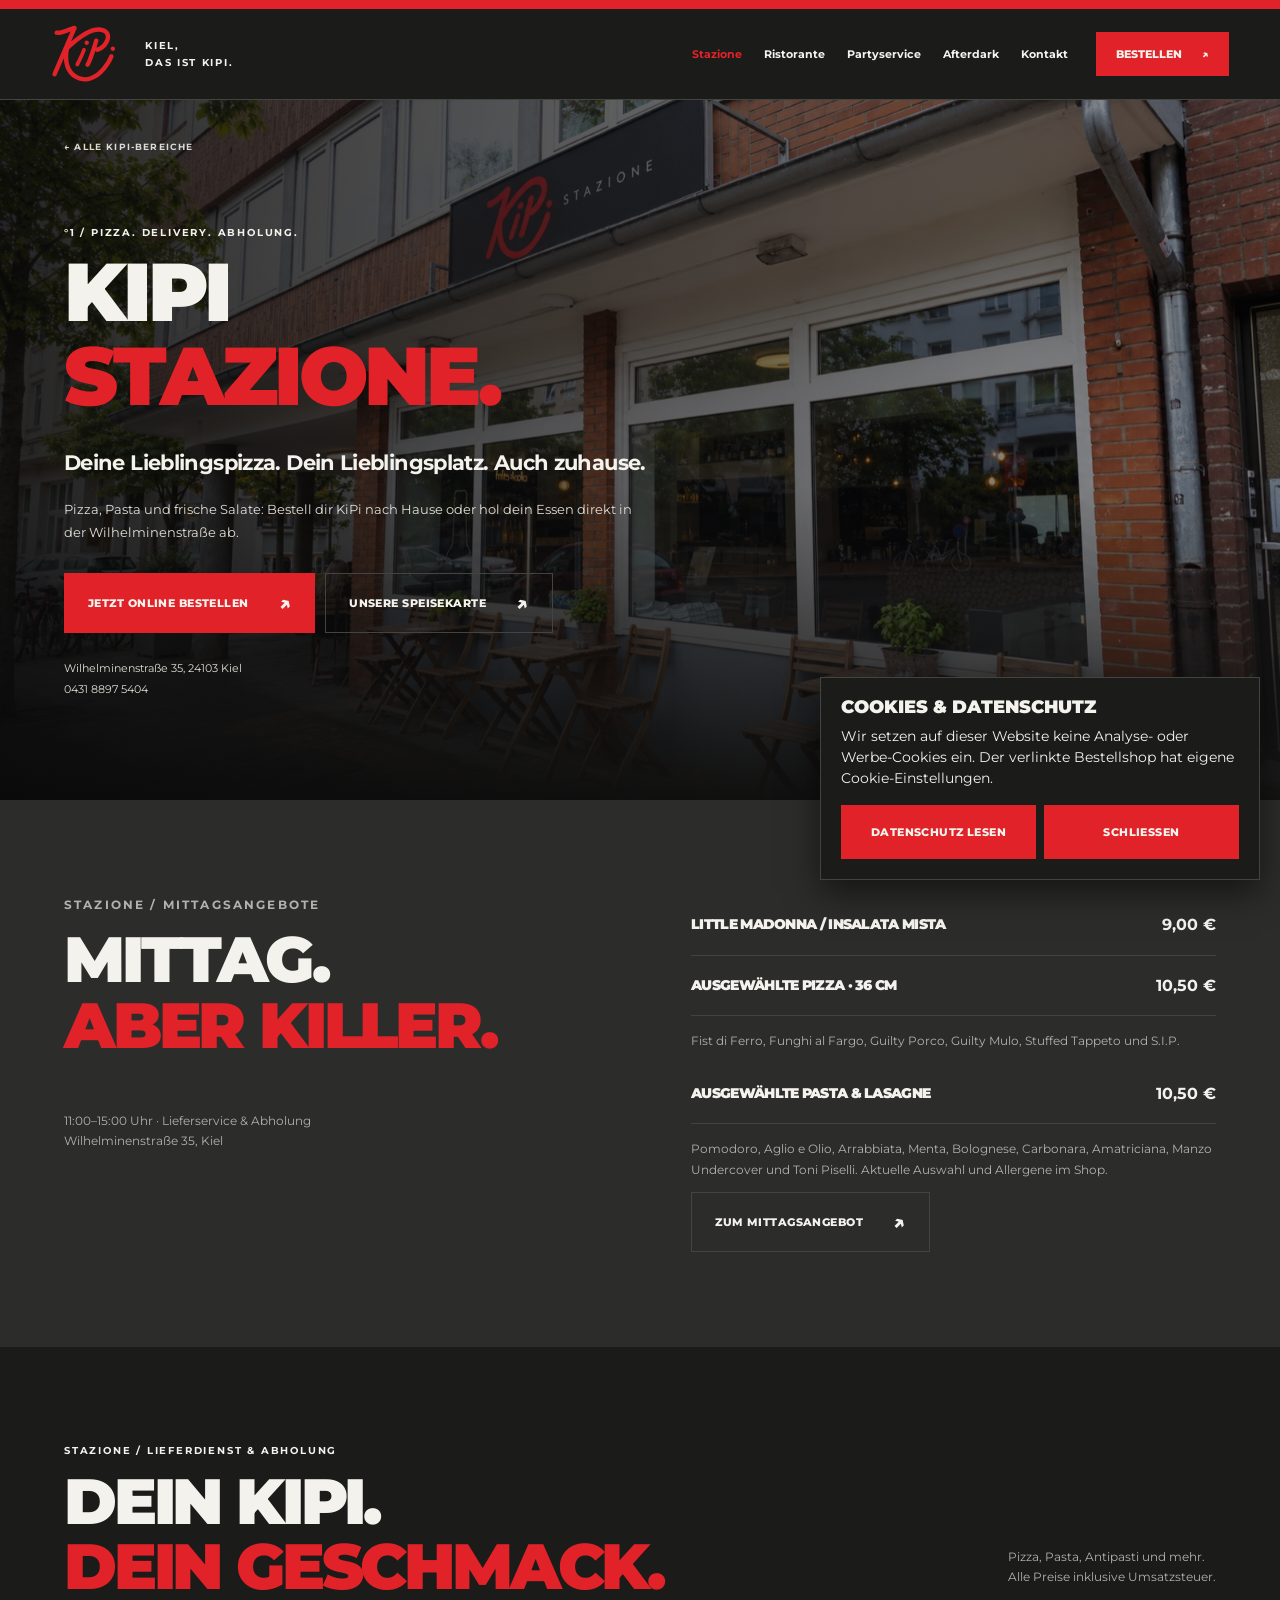
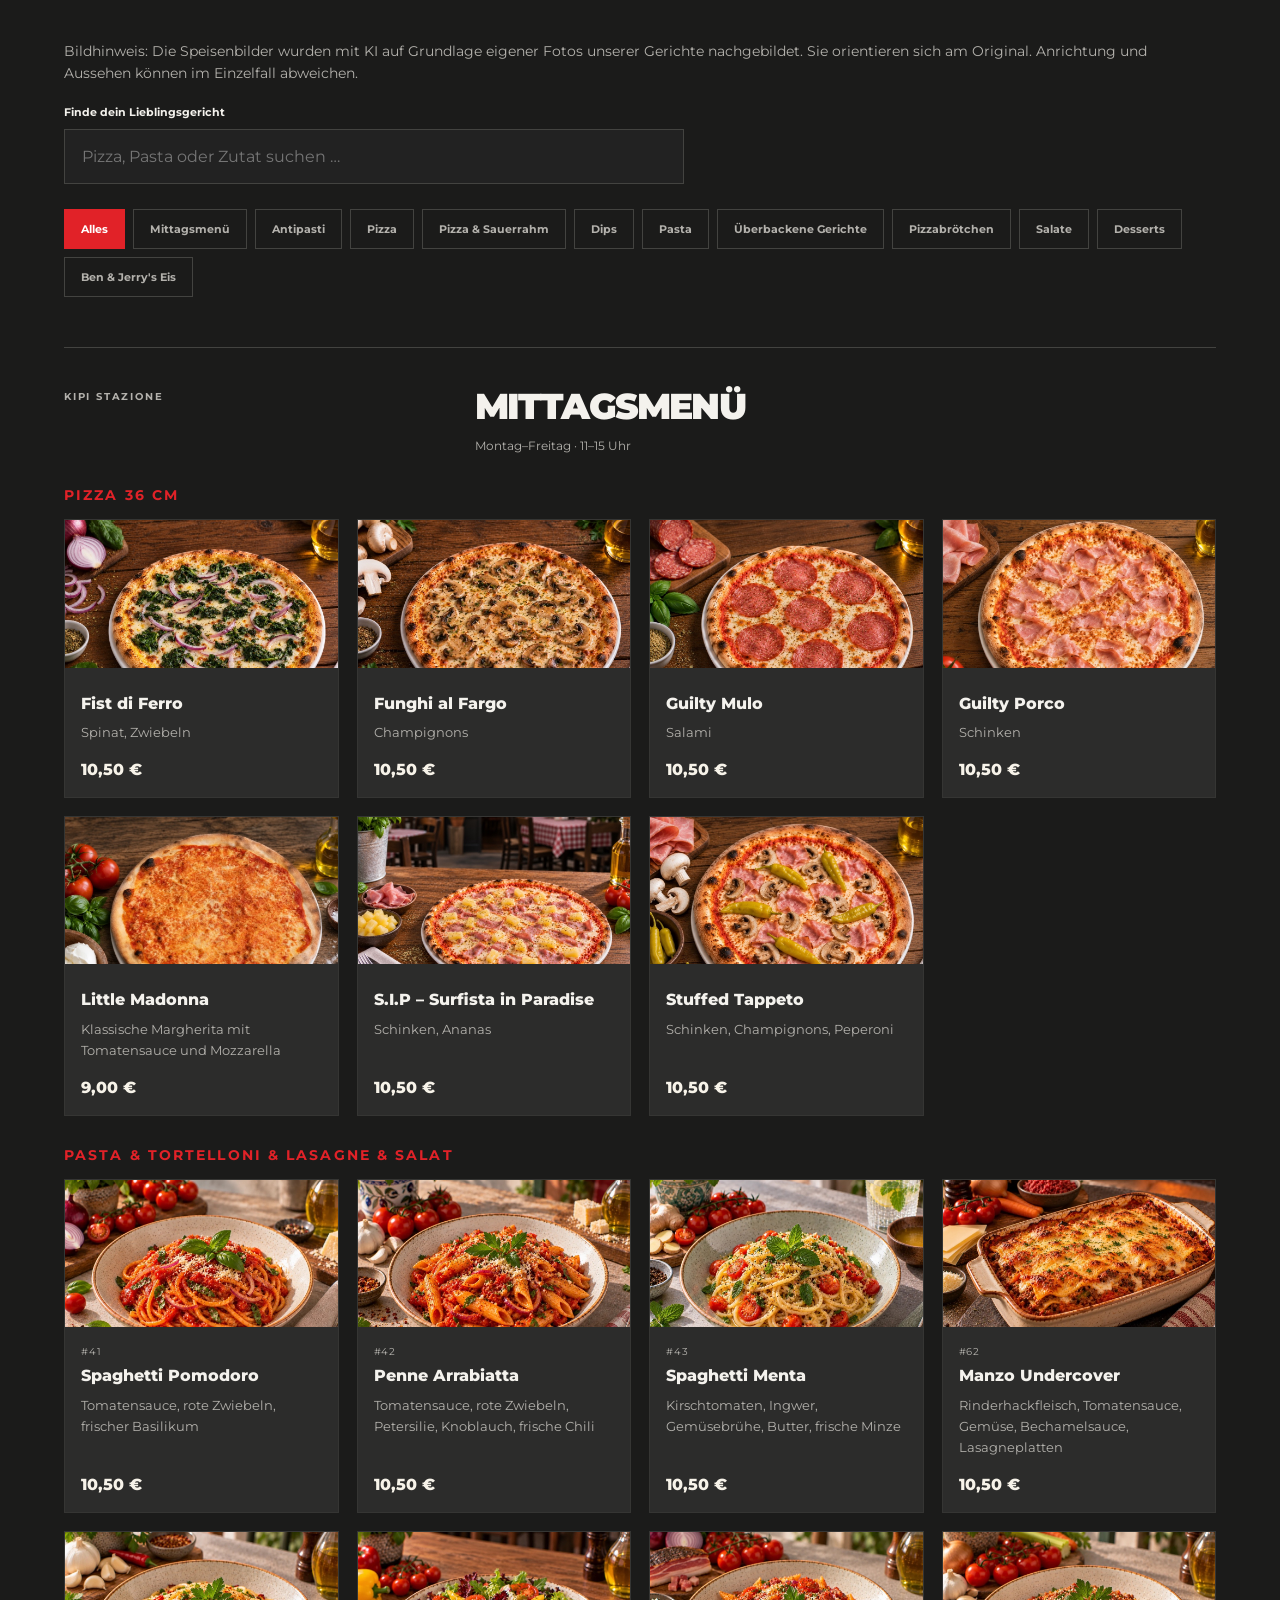
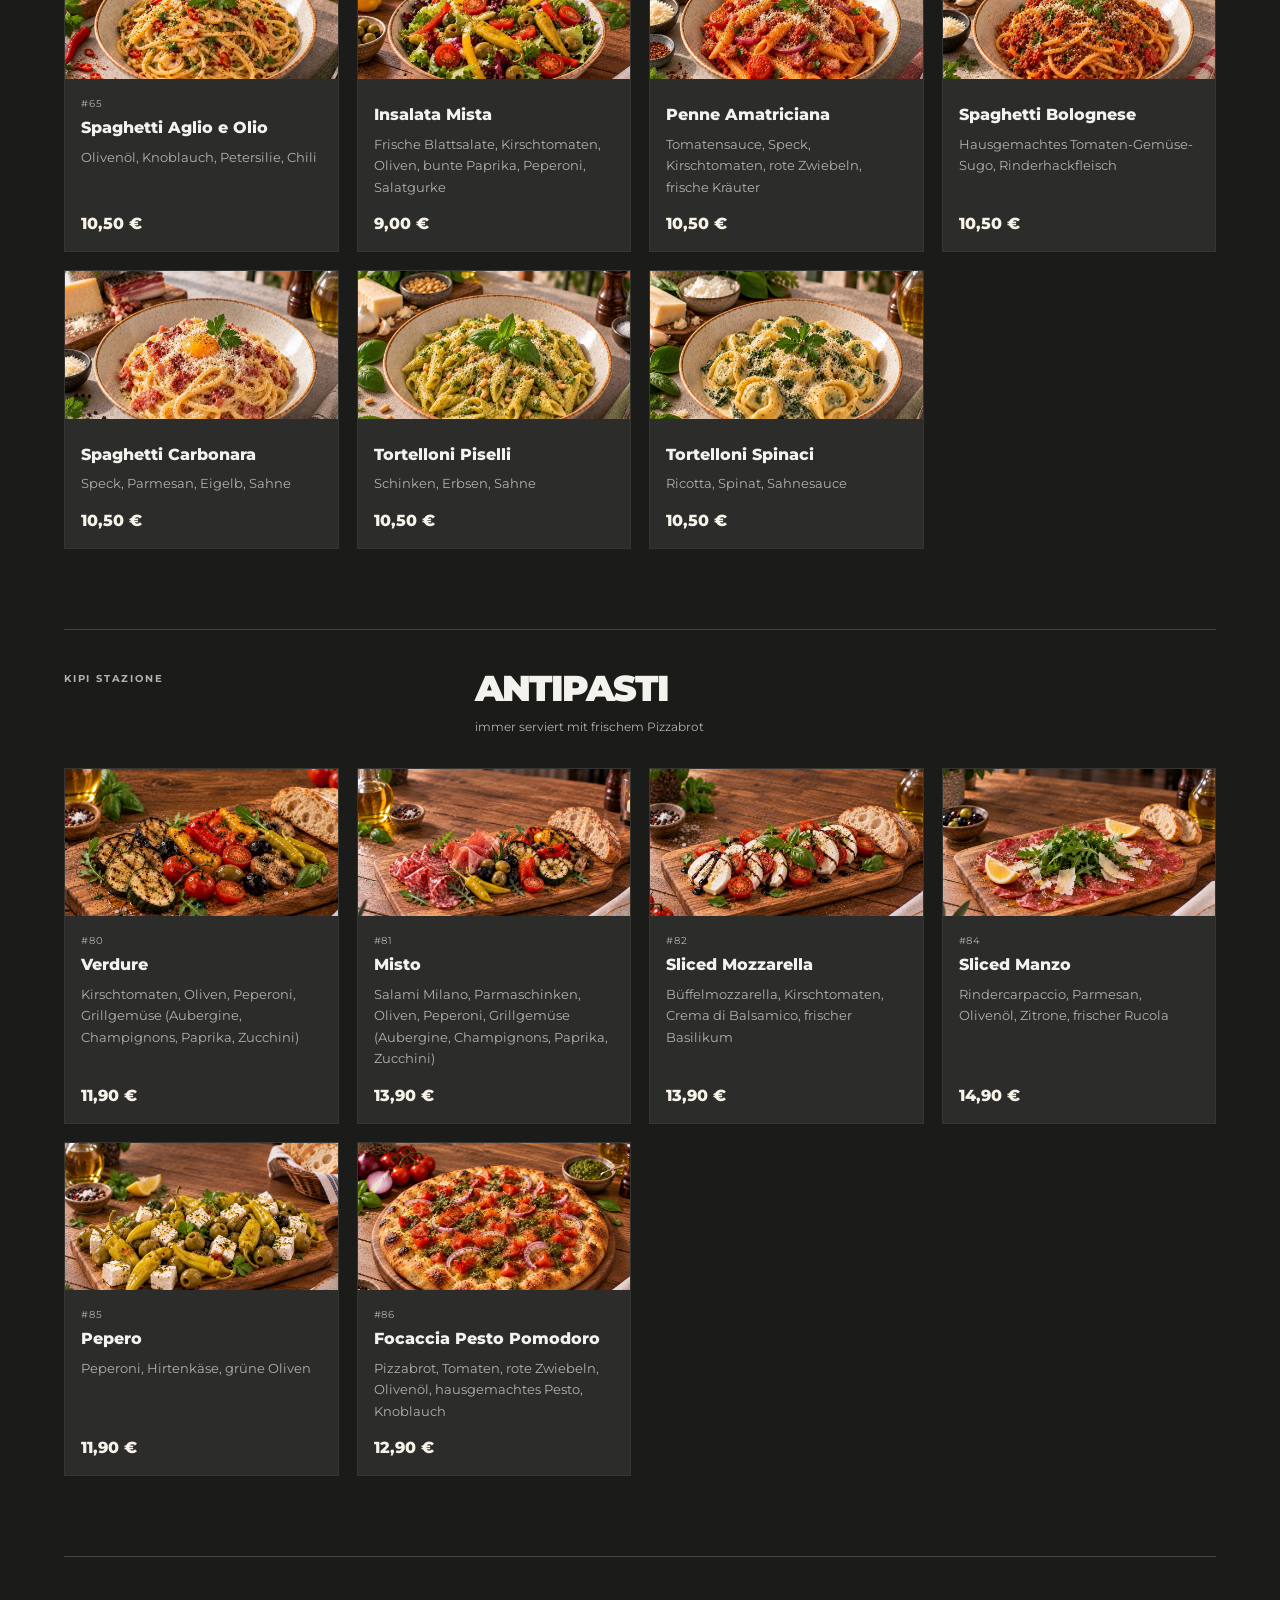
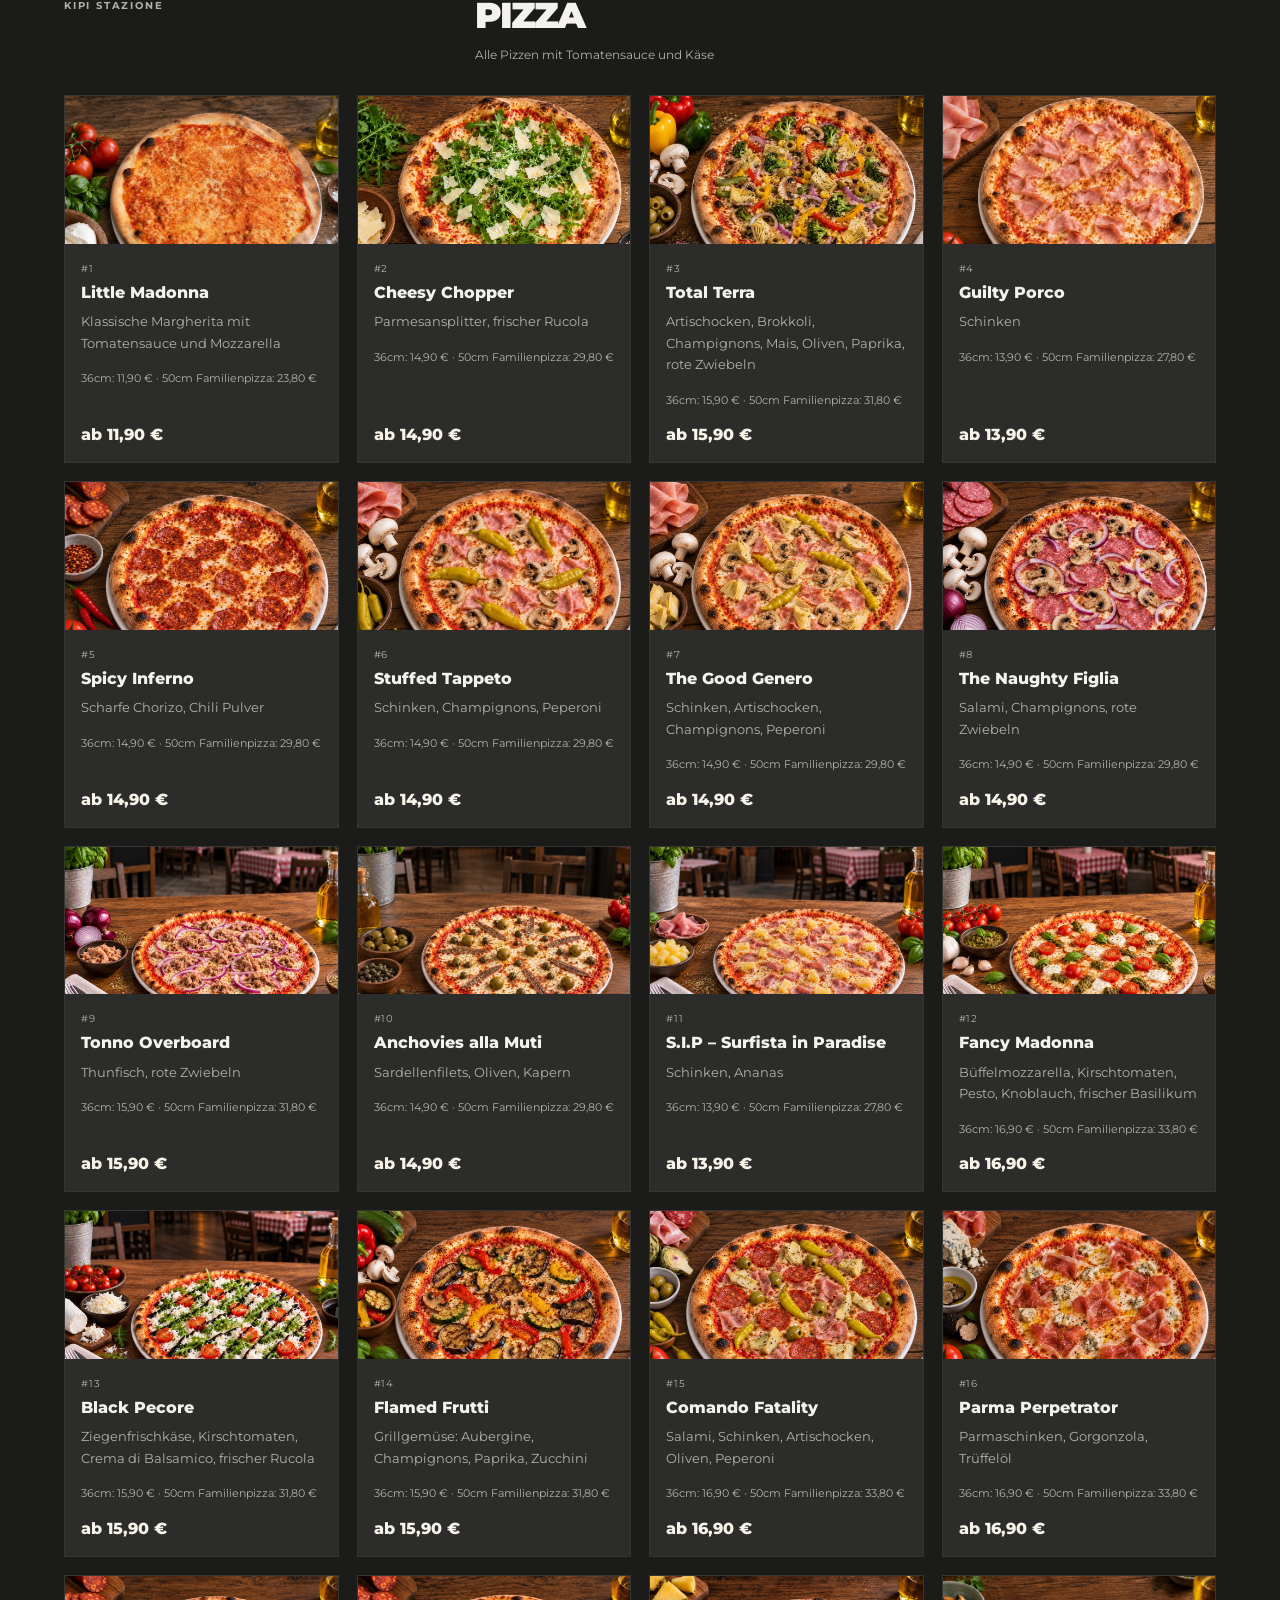
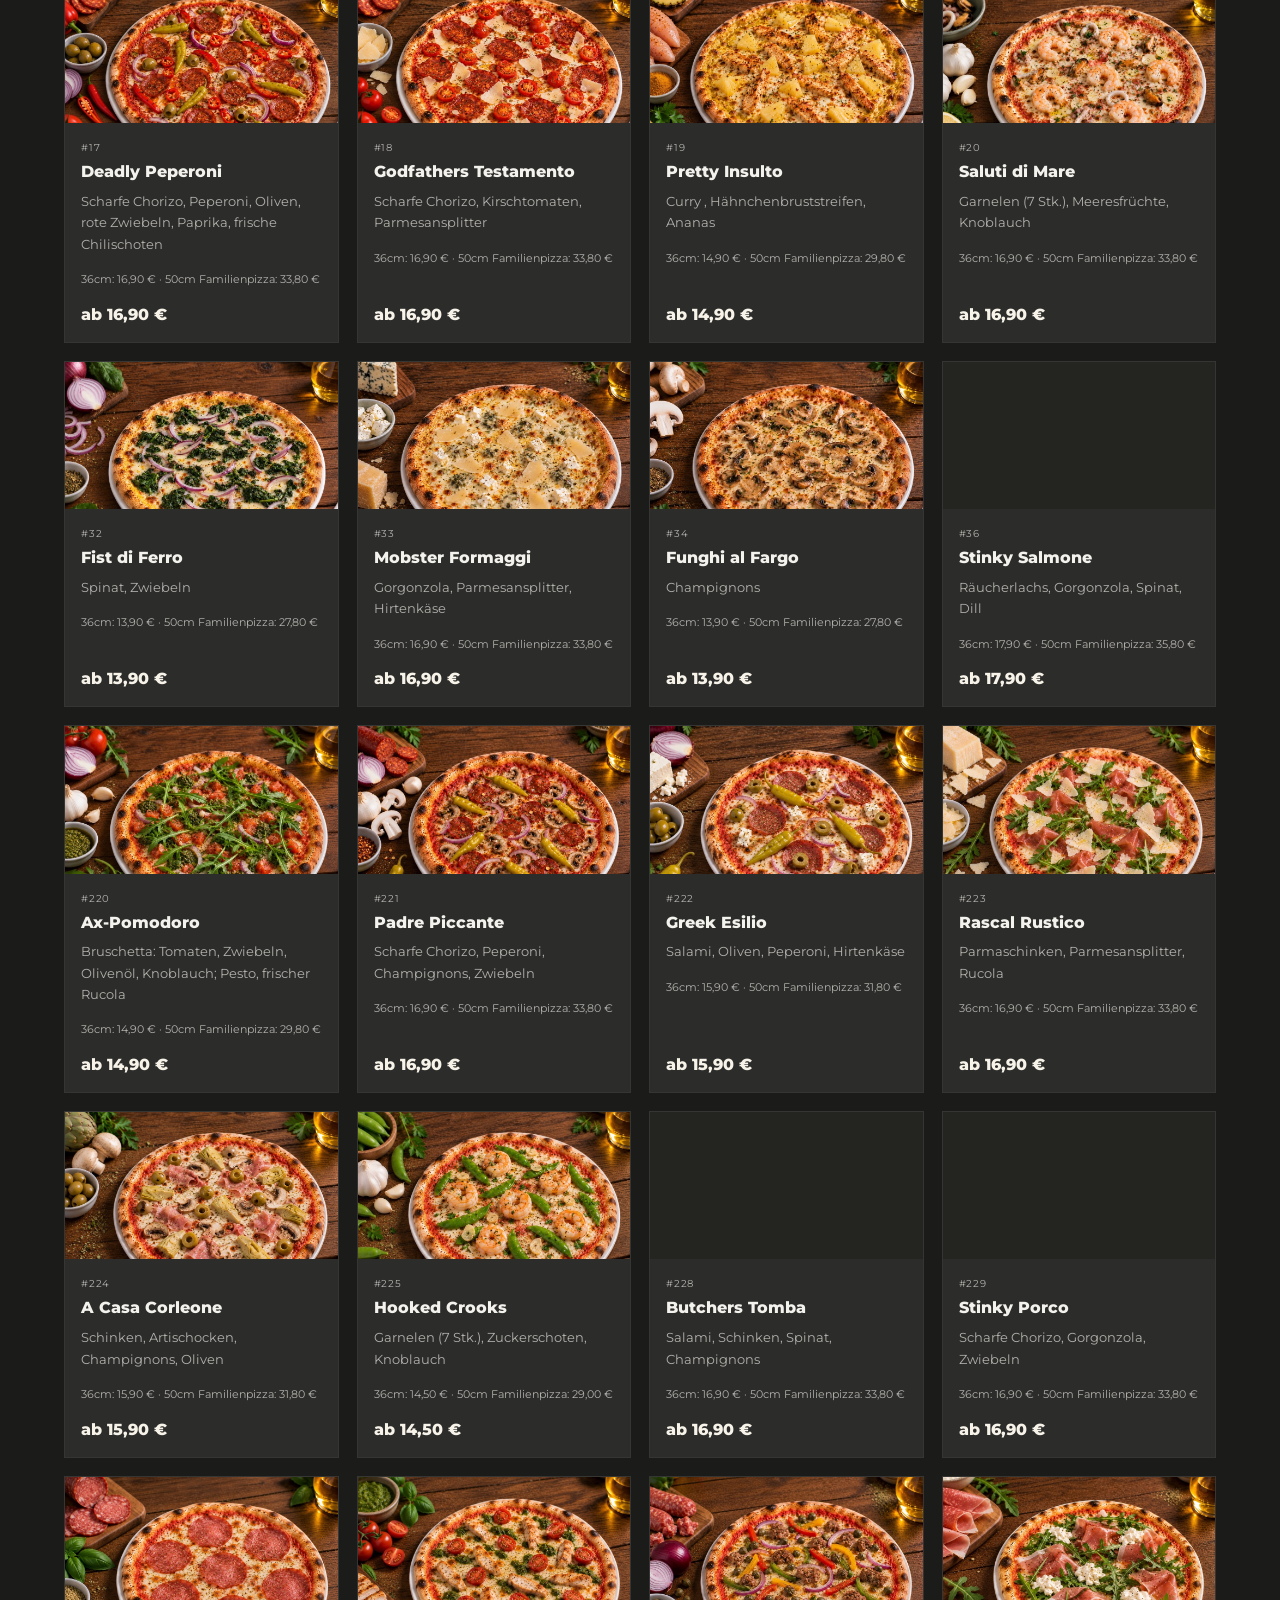
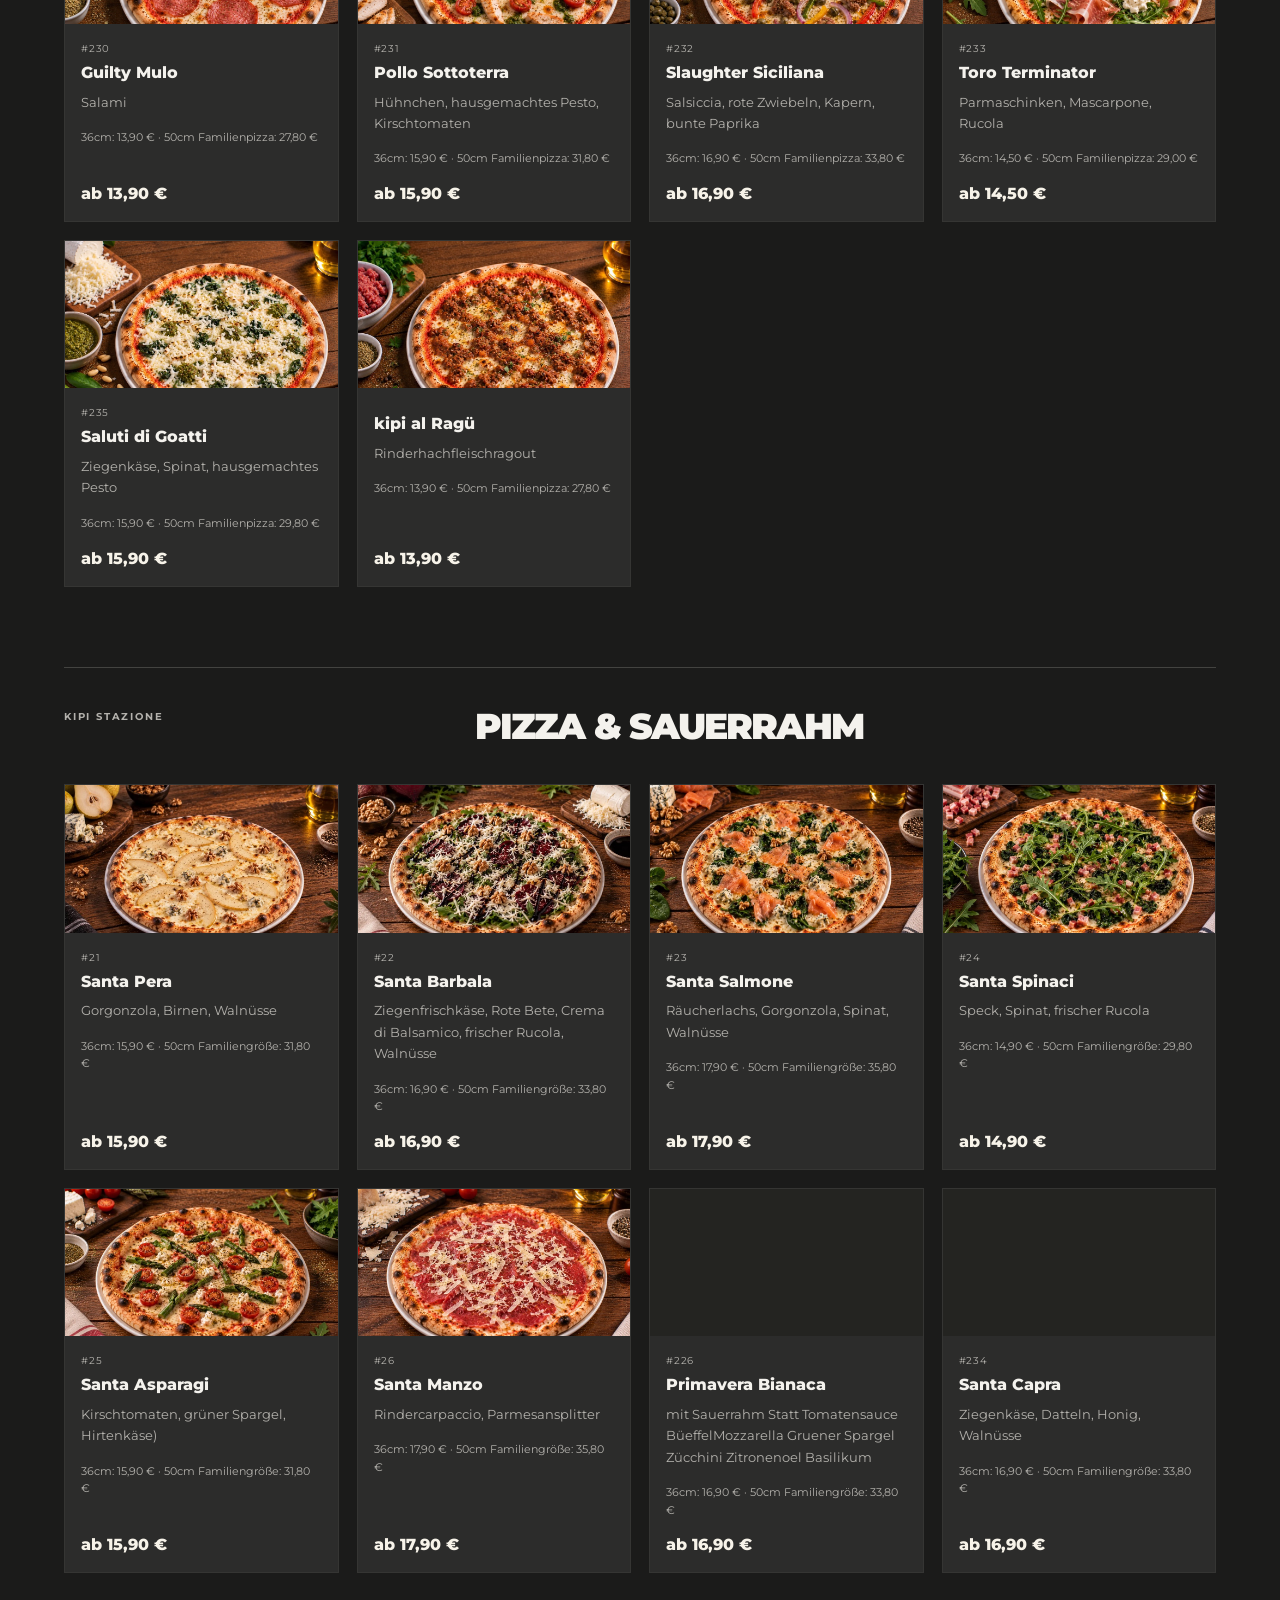
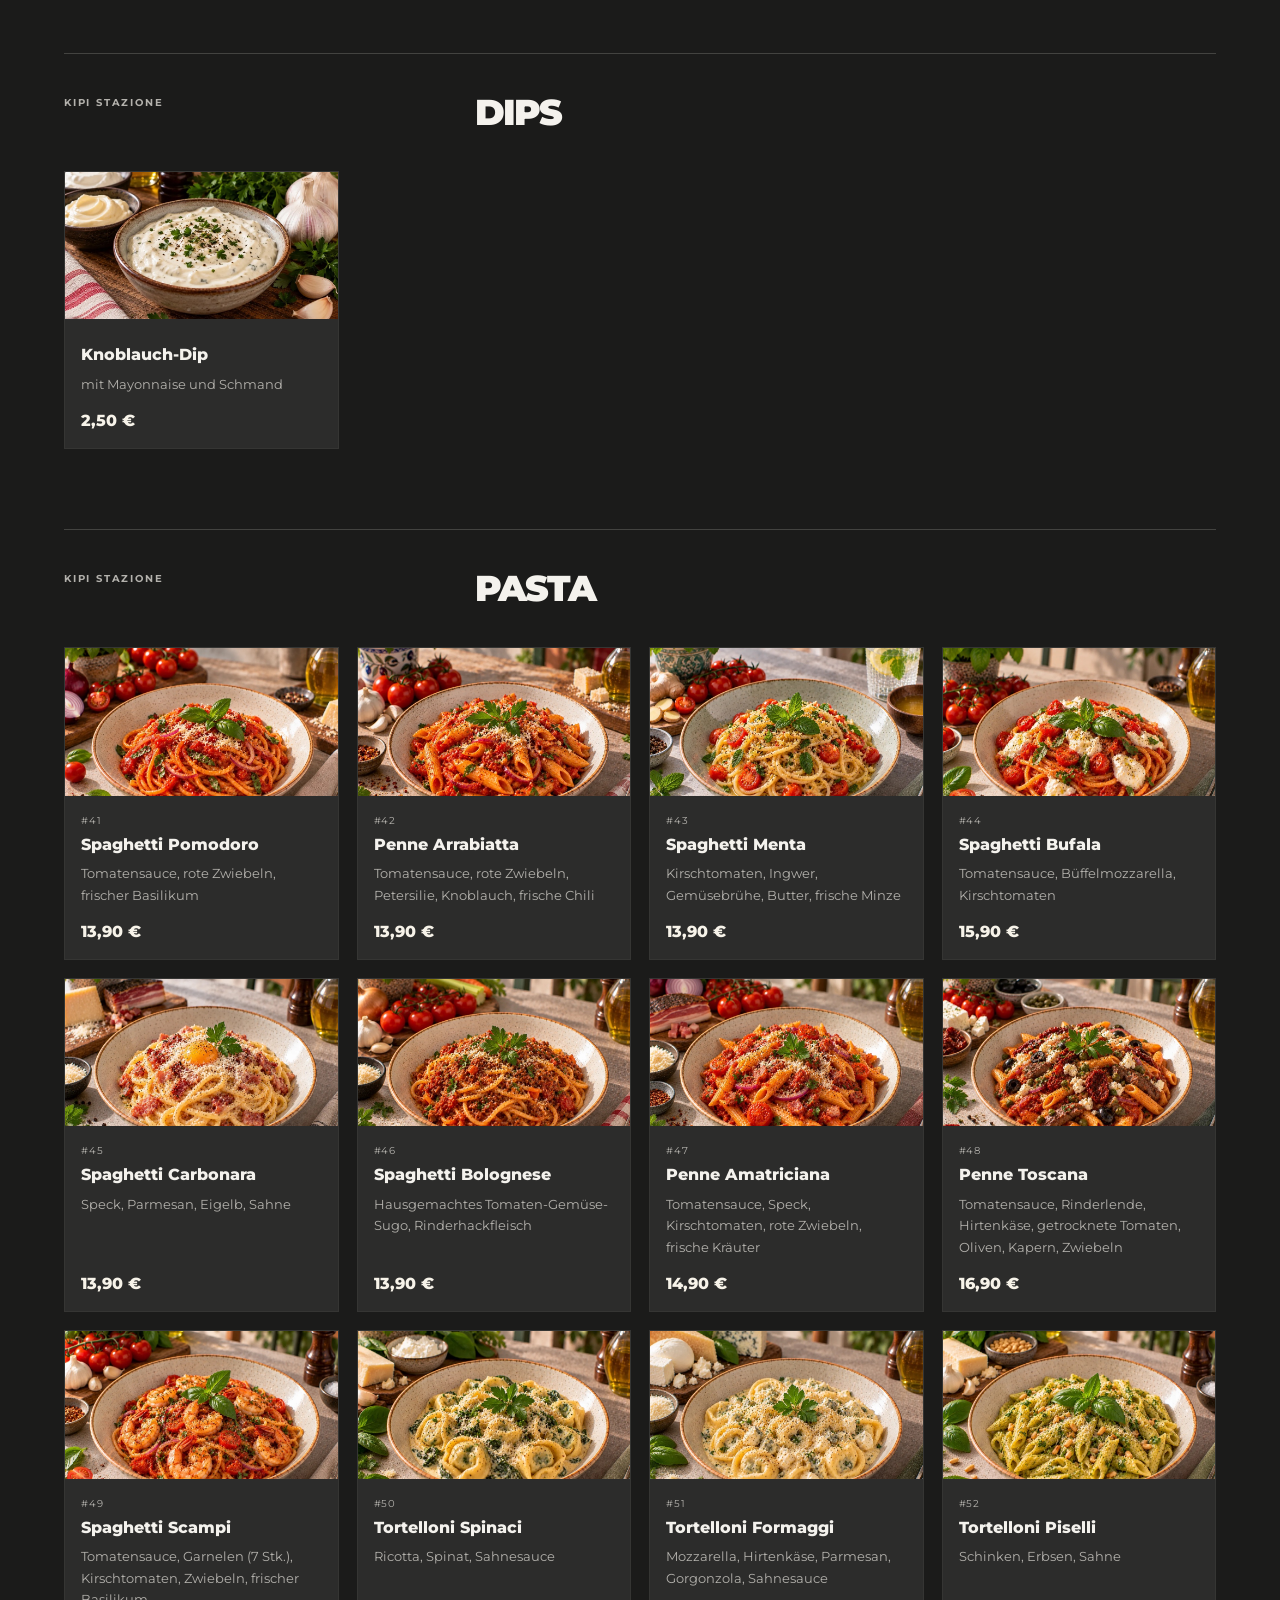
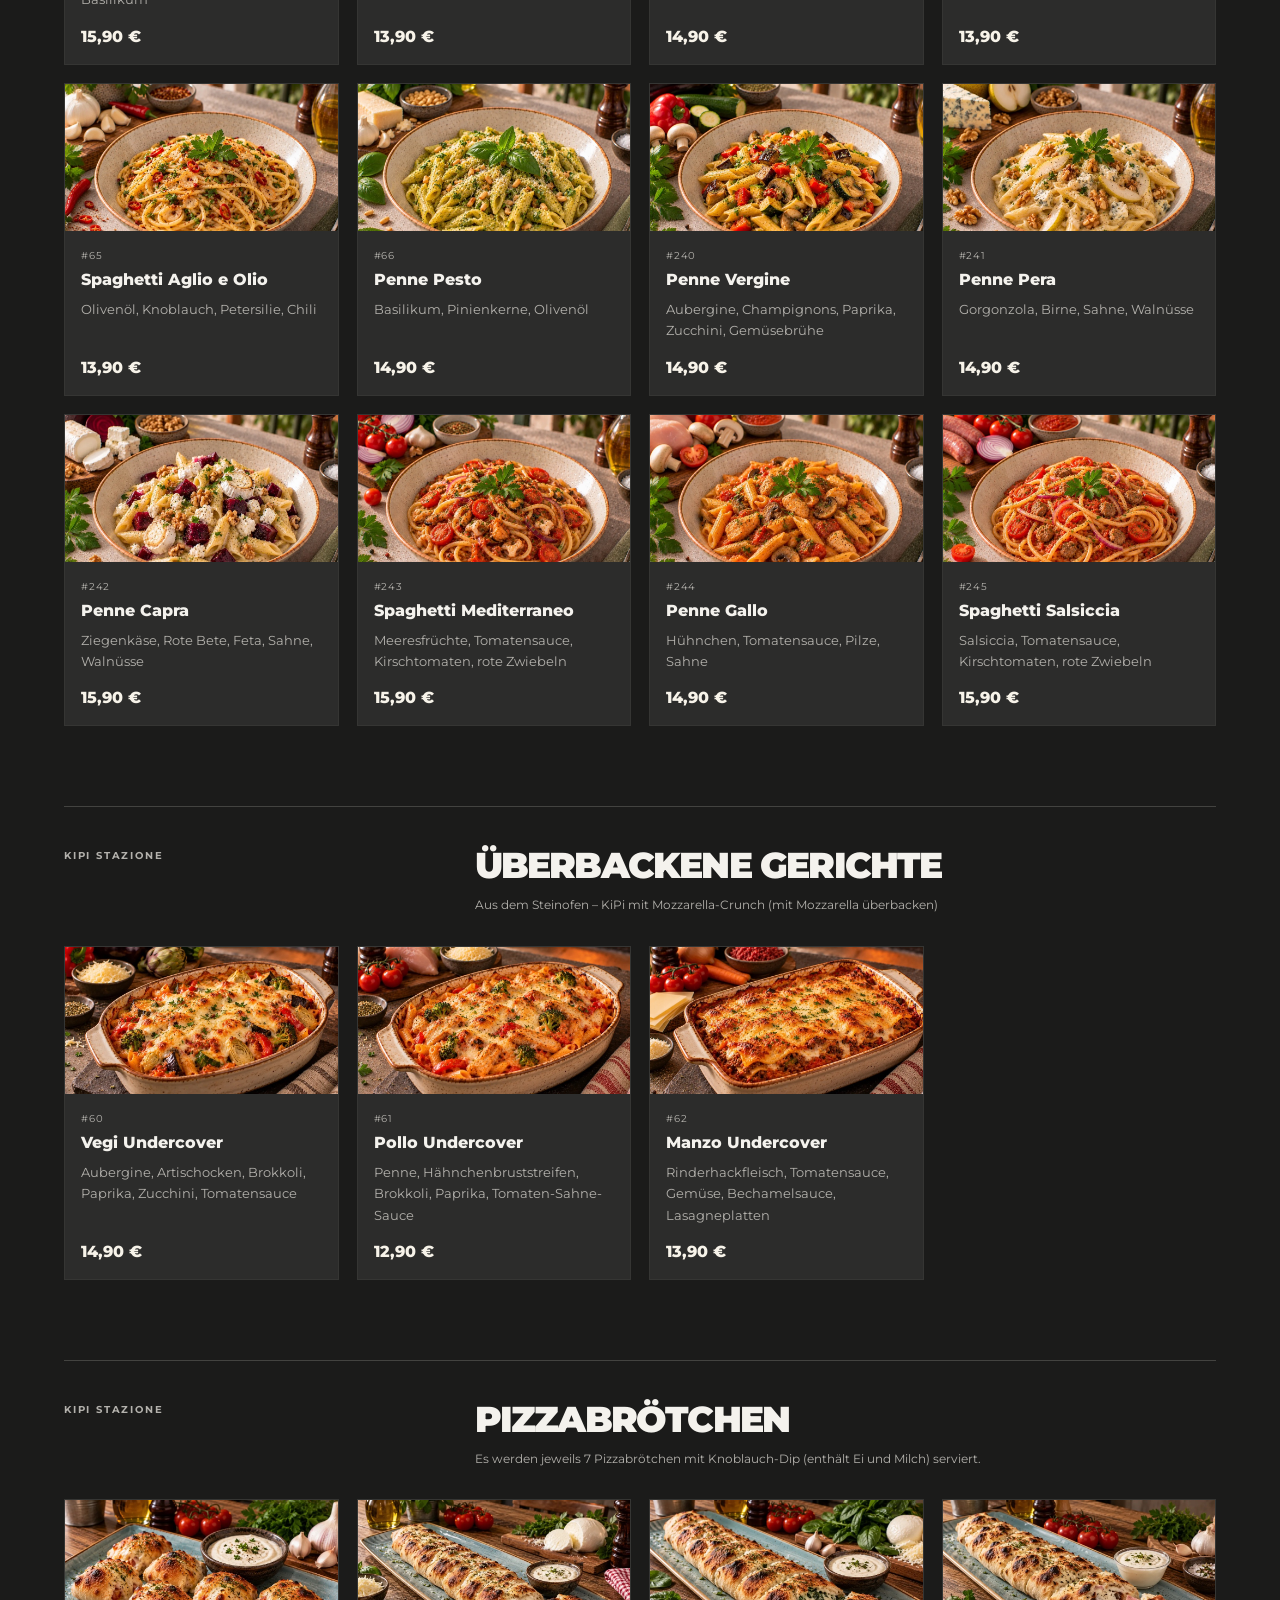
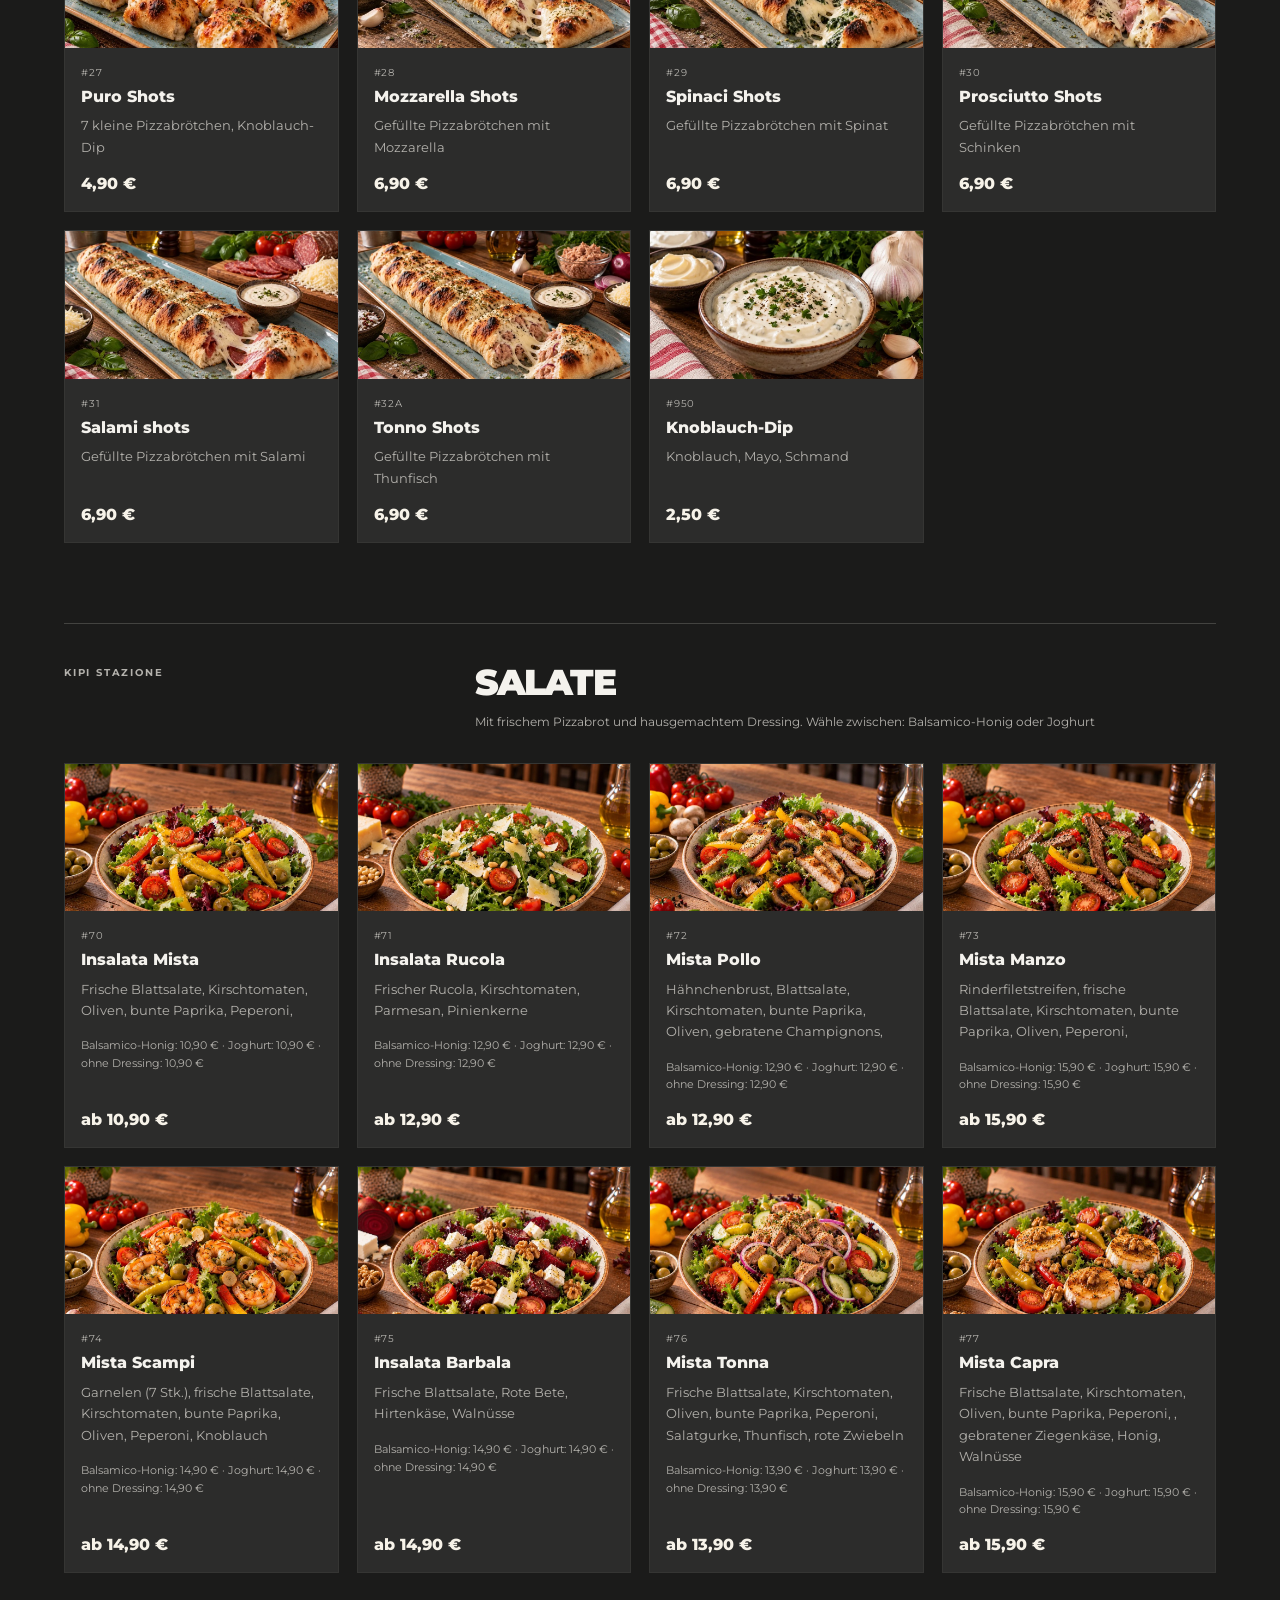
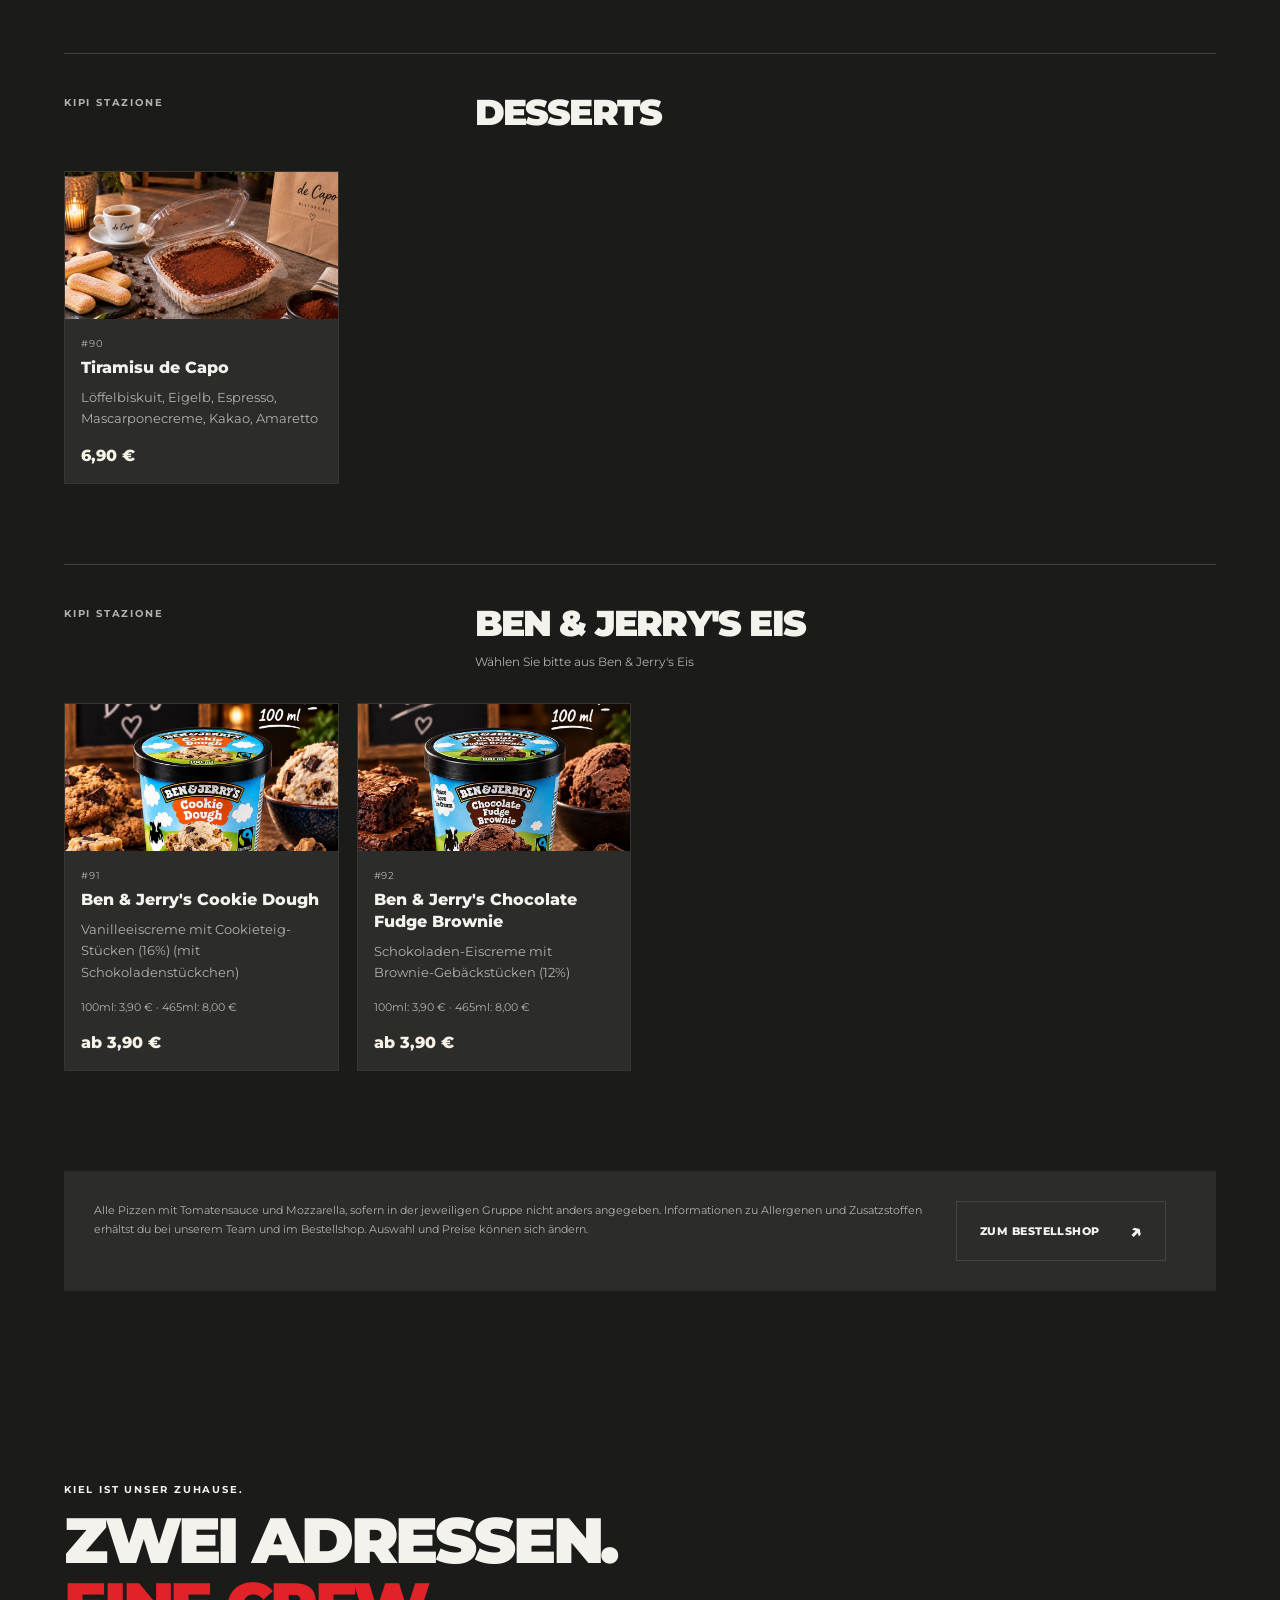
<file: stazione.html>
<!doctype html>
<html lang="de" data-page="stazione" data-root="./"><head><meta charset="utf-8"><meta name="viewport" content="width=device-width, initial-scale=1"><meta name="theme-color" content="#1b1b1a"><title>Pizza Lieferservice Kiel | KiPi Stazione – Killer Pizza</title><meta name="description" content="Pizza, Pasta, Salate und mehr bestellen: KiPi Stazione in der Wilhelminenstraße 35, Kiel. Speisekarte mit Preisen für Lieferung und Abholung."><link rel="canonical" href="https://killer-pizza.de/stazione.html"><meta name="robots" content="index,follow,max-image-preview:large"><meta property="og:locale" content="de_DE"><meta property="og:site_name" content="Killer Pizza Kiel"><meta property="og:type" content="website"><meta property="og:url" content="https://killer-pizza.de/stazione.html"><meta property="og:title" content="Pizza Lieferservice Kiel | KiPi Stazione – Killer Pizza"><meta property="og:description" content="Pizza, Pasta, Salate und mehr bestellen: KiPi Stazione in der Wilhelminenstraße 35, Kiel. Speisekarte mit Preisen für Lieferung und Abholung."><meta property="og:image" content="https://killer-pizza.de/stazione-location.jpg"><meta name="twitter:card" content="summary_large_image"><link rel="icon" type="image/png" sizes="512x512" href="/favicon.png"><link rel="shortcut icon" href="/favicon.ico"><link rel="apple-touch-icon" sizes="180x180" href="/apple-touch-icon.png"><link rel="stylesheet" href="./styles.css?v=20261106hinweise"><script type="application/ld+json">{"@context":"https://schema.org","@graph":[{"@type":"Organization","@id":"https://killer-pizza.de/#organization","name":"Killer Pizza Kiel","alternateName":"KiPi","url":"https://killer-pizza.de/","logo":"https://killer-pizza.de/kipi-logo.svg","email":"info@killer-pizza.de"},{"@type":"WebSite","@id":"https://killer-pizza.de/#website","url":"https://killer-pizza.de/","name":"Killer Pizza Kiel","alternateName":"KiPi","inLanguage":"de-DE","publisher":{"@id":"https://killer-pizza.de/#organization"}},{"@type":"WebPage","@id":"https://killer-pizza.de/stazione.html#webpage","url":"https://killer-pizza.de/stazione.html","name":"Pizza Lieferservice Kiel | KiPi Stazione – Killer Pizza","description":"Pizza, Pasta, Salate und mehr bestellen: KiPi Stazione in der Wilhelminenstraße 35, Kiel. Speisekarte mit Preisen für Lieferung und Abholung.","inLanguage":"de-DE","isPartOf":{"@id":"https://killer-pizza.de/#website"},"about":{"@id":"https://killer-pizza.de/#stazione"}},{"@type":"Restaurant","@id":"https://killer-pizza.de/#stazione","name":"KiPi Stazione – Killer Pizza","url":"https://killer-pizza.de/stazione.html","image":"https://killer-pizza.de/stazione-location.jpg","telephone":"+4943188975404","servesCuisine":["Italienisch","Pizza","Pasta"],"address":{"@type":"PostalAddress","streetAddress":"Wilhelminenstraße 35","postalCode":"24103","addressLocality":"Kiel","addressRegion":"Schleswig-Holstein","addressCountry":"DE"},"parentOrganization":{"@id":"https://killer-pizza.de/#organization"},"hasMenu":"https://killer-pizza.de/stazione.html#speisekarte"},{"@type":"BreadcrumbList","itemListElement":[{"@type":"ListItem","position":1,"name":"Killer Pizza Kiel","item":"https://killer-pizza.de/"},{"@type":"ListItem","position":2,"name":"Pizza Lieferservice Kiel","item":"https://killer-pizza.de/stazione.html"}]}]}</script><script defer src="./menu.js?v=20261106a"></script><script defer src="./stazione-menu.js?v=20261106a"></script><script defer src="./app.js?v=20261106hinweise"></script></head><body><div id="app"><a class="skip" href="#main">Zum Inhalt</a><header><a class="brand" href="./" aria-label="KiPi — Startseite"><img  src="./kipi-logo.svg" alt="KiPi" width="1000" height="600"><span class="brand-tagline">KIEL,<br>DAS IST KIPI.</span></a><nav aria-label="Hauptnavigation" id="navigation"><a aria-current="page" href="./stazione.html">Stazione</a><a  href="./ristorante.html">Ristorante</a><a  href="./partyservice.html">Partyservice</a><a  href="./afterdark.html">Afterdark</a><a href="./kontakt.html">Kontakt</a></nav><a class="header-order" href="https://shop.liefersoft.de/killer-pizza-kawamustafa-gbr-24103-77?disableRedirect=true">Bestellen <span aria-hidden="true">↗</span></a><button class="menu-toggle" aria-expanded="false" aria-controls="navigation" aria-label="Menü öffnen"><span></span><span></span></button></header><main id="main"><section class="detail-hero cinematic-detail location-hero " data-active-scene="stazione"><div class="night-backdrop" style="background-image:url('./stazione-location.jpg')" aria-hidden="true"></div><a class="back" href="./">← ALLE KIPI-BEREICHE</a><div class="detail-heading"><div><p class="eyebrow">°1 / Pizza. Delivery. Abholung.</p><h1>KIPI<br><span>Stazione.</span></h1><p class="detail-intro">Deine Lieblingspizza. Dein Lieblingsplatz. Auch zuhause.</p><p class="detail-desc">Pizza, Pasta und frische Salate: Bestell dir KiPi nach Hause oder hol dein Essen direkt in der Wilhelminenstraße ab.</p><div class="actions"><a class="button " href="https://shop.liefersoft.de/killer-pizza-kawamustafa-gbr-24103-77?disableRedirect=true">Jetzt online bestellen<span aria-hidden="true">↗</span></a><a class="button secondary" href="#speisekarte">Unsere Speisekarte<span aria-hidden="true">↗</span></a></div><p class="detail-info">Wilhelminenstraße 35, 24103 Kiel<br><a href="tel:+4943188975404">0431 8897 5404</a></p></div></div></section><section class="section lunch"><div><p class="eyebrow">STAZIONE / MITTAGSANGEBOTE</p><h2>MITTAG.<br><em>ABER KILLER.</em></h2><p>11:00–15:00 Uhr · Lieferservice & Abholung<br>Wilhelminenstraße 35, Kiel</p></div><div><article><h3>Little Madonna / Insalata Mista</h3><strong>9,00 €</strong></article><article><h3>Ausgewählte Pizza · 36 cm</h3><strong>10,50 €</strong></article><p>Fist di Ferro, Funghi al Fargo, Guilty Porco, Guilty Mulo, Stuffed Tappeto und S.I.P.</p><article><h3>Ausgewählte Pasta & Lasagne</h3><strong>10,50 €</strong></article><p>Pomodoro, Aglio e Olio, Arrabbiata, Menta, Bolognese, Carbonara, Amatriciana, Manzo Undercover und Toni Piselli. Aktuelle Auswahl und Allergene im Shop.</p><a class="button secondary" href="https://shop.liefersoft.de/killer-pizza-kawamustafa-gbr-24103-77?disableRedirect=true">Zum Mittagsangebot<span aria-hidden="true">↗</span></a></div></section><section class="section restaurant-menu" id="speisekarte"><div class="section-heading"><div><p class="eyebrow">STAZIONE / LIEFERDIENST & ABHOLUNG</p><h2>DEIN KIPI.<br><em>DEIN GESCHMACK.</em></h2></div><p>Pizza, Pasta, Antipasti und mehr.<br>Alle Preise inklusive Umsatzsteuer.</p></div><p class="food-image-note">Bildhinweis: Die Speisenbilder wurden mit KI auf Grundlage eigener Fotos unserer Gerichte nachgebildet. Sie orientieren sich am Original. Anrichtung und Aussehen können im Einzelfall abweichen.</p><label class="search-label" for="menu-search">Finde dein Lieblingsgericht</label><input type="search" id="menu-search" placeholder="Pizza, Pasta oder Zutat suchen …"><div class="menu-filters" role="group" aria-label="Speisekarte filtern"><button data-menu-filter="Alle" class="active" aria-pressed="true">Alles</button><button data-menu-filter="Mittagsmenü" aria-pressed="false">Mittagsmenü</button><button data-menu-filter="Antipasti" aria-pressed="false">Antipasti</button><button data-menu-filter="Pizza" aria-pressed="false">Pizza</button><button data-menu-filter="Pizza &amp; Sauerrahm" aria-pressed="false">Pizza &amp; Sauerrahm</button><button data-menu-filter="Dips" aria-pressed="false">Dips</button><button data-menu-filter="Pasta" aria-pressed="false">Pasta</button><button data-menu-filter="Überbackene Gerichte" aria-pressed="false">Überbackene Gerichte</button><button data-menu-filter="Pizzabrötchen" aria-pressed="false">Pizzabrötchen</button><button data-menu-filter="Salate" aria-pressed="false">Salate</button><button data-menu-filter="Desserts" aria-pressed="false">Desserts</button><button data-menu-filter="Ben &amp; Jerry&#39;s Eis" aria-pressed="false">Ben &amp; Jerry&#39;s Eis</button></div><p class="menu-empty" hidden>Kein Gericht gefunden. Probiere einen anderen Suchbegriff.</p><section class="menu-category" data-menu-category="Mittagsmenü"><div class="menu-category-heading"><p class="eyebrow">KIPI STAZIONE</p><h3>Mittagsmenü</h3><p>Montag–Freitag · 11–15 Uhr</p></div><div class="menu-subgroup"><h4>Pizza 36 cm</h4><div class="menu-dishes"><article class="menu-dish" data-menu-search="fist di ferro spinat, zwiebeln"><div class="dish-image "><img src="karte-kipi-pizza-fist-di-ferro.jpg" alt="Fist di Ferro – Spinat, Zwiebeln" loading="lazy" decoding="async"></div><div class="dish-details"><span class="dish-number"></span><h5>Fist di Ferro</h5><p>Spinat, Zwiebeln</p><strong>10,50 €</strong></div></article><article class="menu-dish" data-menu-search="funghi al fargo champignons"><div class="dish-image "><img src="karte-kipi-pizza-funghi-al-fargo.jpg" alt="Funghi al Fargo – Champignons" loading="lazy" decoding="async"></div><div class="dish-details"><span class="dish-number"></span><h5>Funghi al Fargo</h5><p>Champignons</p><strong>10,50 €</strong></div></article><article class="menu-dish" data-menu-search="guilty mulo salami"><div class="dish-image "><img src="karte-kipi-pizza-guilty-mulo.jpg" alt="Guilty Mulo – Salami" loading="lazy" decoding="async"></div><div class="dish-details"><span class="dish-number"></span><h5>Guilty Mulo</h5><p>Salami</p><strong>10,50 €</strong></div></article><article class="menu-dish" data-menu-search="guilty porco schinken"><div class="dish-image "><img src="karte-kipi-pizza-guilty-porco.jpg" alt="Guilty Porco – Schinken" loading="lazy" decoding="async"></div><div class="dish-details"><span class="dish-number"></span><h5>Guilty Porco</h5><p>Schinken</p><strong>10,50 €</strong></div></article><article class="menu-dish" data-menu-search="little madonna klassische margherita mit tomatensauce und mozzarella"><div class="dish-image "><img src="karte-kipi-pizza-little-madonna.jpg" alt="Little Madonna – Klassische Margherita mit Tomatensauce und Mozzarella" loading="lazy" decoding="async"></div><div class="dish-details"><span class="dish-number"></span><h5>Little Madonna</h5><p>Klassische Margherita mit Tomatensauce und Mozzarella</p><strong>9,00 €</strong></div></article><article class="menu-dish" data-menu-search="s.i.p – surfista in paradise schinken, ananas"><div class="dish-image "><img src="karte-kipi-pizza-s-i-p.jpg" alt="S.I.P – Surfista in Paradise – Schinken, Ananas" loading="lazy" decoding="async"></div><div class="dish-details"><span class="dish-number"></span><h5>S.I.P – Surfista in Paradise</h5><p>Schinken, Ananas</p><strong>10,50 €</strong></div></article><article class="menu-dish" data-menu-search="stuffed tappeto schinken, champignons, peperoni"><div class="dish-image "><img src="karte-kipi-pizza-stuffed-tappeto.jpg" alt="Stuffed Tappeto – Schinken, Champignons, Peperoni" loading="lazy" decoding="async"></div><div class="dish-details"><span class="dish-number"></span><h5>Stuffed Tappeto</h5><p>Schinken, Champignons, Peperoni</p><strong>10,50 €</strong></div></article></div></div><div class="menu-subgroup"><h4>Pasta &amp; Tortelloni &amp; Lasagne &amp; Salat</h4><div class="menu-dishes"><article class="menu-dish" data-menu-search="spaghetti pomodoro tomatensauce, rote zwiebeln, frischer basilikum"><div class="dish-image "><img src="karte-pasta-pomodoro-s.jpg" alt="Spaghetti Pomodoro – Tomatensauce, rote Zwiebeln, frischer Basilikum" loading="lazy" decoding="async"></div><div class="dish-details"><span class="dish-number">#41</span><h5>Spaghetti Pomodoro</h5><p>Tomatensauce, rote Zwiebeln, frischer Basilikum</p><strong>10,50 €</strong></div></article><article class="menu-dish" data-menu-search="penne arrabiatta tomatensauce, rote zwiebeln, petersilie, knoblauch, frische chili"><div class="dish-image "><img src="karte-pasta-arrabbiata-p.jpg" alt="Penne Arrabiatta – Tomatensauce, rote Zwiebeln, Petersilie, Knoblauch, frische Chili" loading="lazy" decoding="async"></div><div class="dish-details"><span class="dish-number">#42</span><h5>Penne Arrabiatta</h5><p>Tomatensauce, rote Zwiebeln, Petersilie, Knoblauch, frische Chili</p><strong>10,50 €</strong></div></article><article class="menu-dish" data-menu-search="spaghetti menta kirschtomaten, ingwer, gemüsebrühe, butter, frische minze"><div class="dish-image "><img src="karte-pasta-menta-s.jpg" alt="Spaghetti Menta – Kirschtomaten, Ingwer, Gemüsebrühe, Butter, frische Minze" loading="lazy" decoding="async"></div><div class="dish-details"><span class="dish-number">#43</span><h5>Spaghetti Menta</h5><p>Kirschtomaten, Ingwer, Gemüsebrühe, Butter, frische Minze</p><strong>10,50 €</strong></div></article><article class="menu-dish" data-menu-search="manzo undercover rinderhackfleisch, tomatensauce, gemüse, bechamelsauce, lasagneplatten"><div class="dish-image "><img src="karte-al-forno-tortelloni-manzo-undercover.jpg" alt="Manzo Undercover – Rinderhackfleisch, Tomatensauce, Gemüse, Bechamelsauce, Lasagneplatten" loading="lazy" decoding="async"></div><div class="dish-details"><span class="dish-number">#62</span><h5>Manzo Undercover</h5><p>Rinderhackfleisch, Tomatensauce, Gemüse, Bechamelsauce, Lasagneplatten</p><strong>10,50 €</strong></div></article><article class="menu-dish" data-menu-search="spaghetti aglio e olio olivenöl, knoblauch, petersilie, chili"><div class="dish-image "><img src="karte-pasta-aglio-e-olio-s.jpg" alt="Spaghetti Aglio e Olio – Olivenöl, Knoblauch, Petersilie, Chili" loading="lazy" decoding="async"></div><div class="dish-details"><span class="dish-number">#65</span><h5>Spaghetti Aglio e Olio</h5><p>Olivenöl, Knoblauch, Petersilie, Chili</p><strong>10,50 €</strong></div></article><article class="menu-dish" data-menu-search="insalata mista frische blattsalate, kirschtomaten, oliven, bunte paprika, peperoni, salatgurke"><div class="dish-image "><img src="karte-insalata-insalata-mista.jpg" alt="Insalata Mista – Frische Blattsalate, Kirschtomaten, Oliven, bunte Paprika, Peperoni, Salatgurke" loading="lazy" decoding="async"></div><div class="dish-details"><span class="dish-number"></span><h5>Insalata Mista</h5><p>Frische Blattsalate, Kirschtomaten, Oliven, bunte Paprika, Peperoni, Salatgurke</p><strong>9,00 €</strong></div></article><article class="menu-dish" data-menu-search="penne amatriciana tomatensauce, speck, kirschtomaten, rote zwiebeln, frische kräuter"><div class="dish-image "><img src="karte-pasta-amatriciana-p.jpg" alt="Penne Amatriciana – Tomatensauce, Speck, Kirschtomaten, rote Zwiebeln, frische Kräuter" loading="lazy" decoding="async"></div><div class="dish-details"><span class="dish-number"></span><h5>Penne Amatriciana</h5><p>Tomatensauce, Speck, Kirschtomaten, rote Zwiebeln, frische Kräuter</p><strong>10,50 €</strong></div></article><article class="menu-dish" data-menu-search="spaghetti bolognese hausgemachtes tomaten-gemüse-sugo, rinderhackfleisch"><div class="dish-image "><img src="karte-pasta-bolognese-s.jpg" alt="Spaghetti Bolognese – Hausgemachtes Tomaten-Gemüse-Sugo, Rinderhackfleisch" loading="lazy" decoding="async"></div><div class="dish-details"><span class="dish-number"></span><h5>Spaghetti Bolognese</h5><p>Hausgemachtes Tomaten-Gemüse-Sugo, Rinderhackfleisch</p><strong>10,50 €</strong></div></article><article class="menu-dish" data-menu-search="spaghetti carbonara speck, parmesan, eigelb, sahne"><div class="dish-image "><img src="karte-pasta-carbonara-s.jpg" alt="Spaghetti Carbonara – Speck, Parmesan, Eigelb, Sahne" loading="lazy" decoding="async"></div><div class="dish-details"><span class="dish-number"></span><h5>Spaghetti Carbonara</h5><p>Speck, Parmesan, Eigelb, Sahne</p><strong>10,50 €</strong></div></article><article class="menu-dish" data-menu-search="tortelloni piselli schinken, erbsen, sahne"><div class="dish-image "><img src="karte-al-forno-tortelloni-toni-piselli.jpg" alt="Tortelloni Piselli – Schinken, Erbsen, Sahne" loading="lazy" decoding="async"></div><div class="dish-details"><span class="dish-number"></span><h5>Tortelloni Piselli</h5><p>Schinken, Erbsen, Sahne</p><strong>10,50 €</strong></div></article><article class="menu-dish" data-menu-search="tortelloni spinaci ricotta, spinat, sahnesauce"><div class="dish-image "><img src="karte-al-forno-tortelloni-toni-spinaci.jpg" alt="Tortelloni Spinaci – Ricotta, Spinat, Sahnesauce" loading="lazy" decoding="async"></div><div class="dish-details"><span class="dish-number"></span><h5>Tortelloni Spinaci</h5><p>Ricotta, Spinat, Sahnesauce</p><strong>10,50 €</strong></div></article></div></div></section><section class="menu-category" data-menu-category="Antipasti"><div class="menu-category-heading"><p class="eyebrow">KIPI STAZIONE</p><h3>Antipasti</h3><p>immer serviert mit frischem Pizzabrot</p></div><div class="menu-subgroup"><div class="menu-dishes"><article class="menu-dish" data-menu-search="verdure kirschtomaten, oliven, peperoni, grillgemüse (aubergine, champignons, paprika, zucchini)"><div class="dish-image "><img src="karte-antipasti-verdure.jpg" alt="Verdure – Kirschtomaten, Oliven, Peperoni, Grillgemüse (Aubergine, Champignons, Paprika, Zucchini)" loading="lazy" decoding="async"></div><div class="dish-details"><span class="dish-number">#80</span><h5>Verdure</h5><p>Kirschtomaten, Oliven, Peperoni, Grillgemüse (Aubergine, Champignons, Paprika, Zucchini)</p><strong>11,90 €</strong></div></article><article class="menu-dish" data-menu-search="misto salami milano, parmaschinken, oliven, peperoni, grillgemüse (aubergine, champignons, paprika, zucchini)"><div class="dish-image "><img src="karte-antipasti-misto.jpg" alt="Misto – Salami Milano, Parmaschinken, Oliven, Peperoni, Grillgemüse (Aubergine, Champignons, Paprika, Zucchini)" loading="lazy" decoding="async"></div><div class="dish-details"><span class="dish-number">#81</span><h5>Misto</h5><p>Salami Milano, Parmaschinken, Oliven, Peperoni, Grillgemüse (Aubergine, Champignons, Paprika, Zucchini)</p><strong>13,90 €</strong></div></article><article class="menu-dish" data-menu-search="sliced mozzarella büffelmozzarella, kirschtomaten, crema di balsamico, frischer basilikum"><div class="dish-image "><img src="karte-antipasti-sliced-mozzarella.jpg" alt="Sliced Mozzarella – Büffelmozzarella, Kirschtomaten, Crema di Balsamico, frischer Basilikum" loading="lazy" decoding="async"></div><div class="dish-details"><span class="dish-number">#82</span><h5>Sliced Mozzarella</h5><p>Büffelmozzarella, Kirschtomaten, Crema di Balsamico, frischer Basilikum</p><strong>13,90 €</strong></div></article><article class="menu-dish" data-menu-search="sliced manzo rindercarpaccio, parmesan, olivenöl, zitrone, frischer rucola"><div class="dish-image "><img src="karte-antipasti-sliced-manzo.jpg" alt="Sliced Manzo – Rindercarpaccio, Parmesan, Olivenöl, Zitrone, frischer Rucola" loading="lazy" decoding="async"></div><div class="dish-details"><span class="dish-number">#84</span><h5>Sliced Manzo</h5><p>Rindercarpaccio, Parmesan, Olivenöl, Zitrone, frischer Rucola</p><strong>14,90 €</strong></div></article><article class="menu-dish" data-menu-search="pepero peperoni, hirtenkäse, grüne oliven"><div class="dish-image "><img src="karte-antipasti-pepero.jpg" alt="Pepero – Peperoni, Hirtenkäse, grüne Oliven" loading="lazy" decoding="async"></div><div class="dish-details"><span class="dish-number">#85</span><h5>Pepero</h5><p>Peperoni, Hirtenkäse, grüne Oliven</p><strong>11,90 €</strong></div></article><article class="menu-dish" data-menu-search="focaccia pesto pomodoro pizzabrot, tomaten, rote zwiebeln, olivenöl, hausgemachtes pesto, knoblauch"><div class="dish-image "><img src="karte-antipasti-foccacia.jpg" alt="Focaccia Pesto Pomodoro – Pizzabrot, Tomaten, rote Zwiebeln, Olivenöl, hausgemachtes Pesto, Knoblauch" loading="lazy" decoding="async"></div><div class="dish-details"><span class="dish-number">#86</span><h5>Focaccia Pesto Pomodoro</h5><p>Pizzabrot, Tomaten, rote Zwiebeln, Olivenöl, hausgemachtes Pesto, Knoblauch</p><strong>12,90 €</strong></div></article></div></div></section><section class="menu-category" data-menu-category="Pizza"><div class="menu-category-heading"><p class="eyebrow">KIPI STAZIONE</p><h3>Pizza</h3><p>Alle Pizzen mit Tomatensauce und Käse</p></div><div class="menu-subgroup"><div class="menu-dishes"><article class="menu-dish" data-menu-search="little madonna klassische margherita mit tomatensauce und mozzarella"><div class="dish-image "><img src="karte-kipi-pizza-little-madonna.jpg" alt="Little Madonna – Klassische Margherita mit Tomatensauce und Mozzarella" loading="lazy" decoding="async"></div><div class="dish-details"><span class="dish-number">#1</span><h5>Little Madonna</h5><p>Klassische Margherita mit Tomatensauce und Mozzarella</p><p class="dish-variants">36cm: 11,90 € · 50cm Familienpizza: 23,80 €</p><strong>ab 11,90 €</strong></div></article><article class="menu-dish" data-menu-search="cheesy chopper parmesansplitter, frischer rucola"><div class="dish-image "><img src="karte-kipi-pizza-cheesy-chopper.jpg" alt="Cheesy Chopper – Parmesansplitter, frischer Rucola" loading="lazy" decoding="async"></div><div class="dish-details"><span class="dish-number">#2</span><h5>Cheesy Chopper</h5><p>Parmesansplitter, frischer Rucola</p><p class="dish-variants">36cm: 14,90 € · 50cm Familienpizza: 29,80 €</p><strong>ab 14,90 €</strong></div></article><article class="menu-dish" data-menu-search="total terra artischocken, brokkoli, champignons, mais, oliven, paprika, rote zwiebeln"><div class="dish-image "><img src="karte-kipi-pizza-total-terra.jpg" alt="Total Terra – Artischocken, Brokkoli, Champignons, Mais, Oliven, Paprika, rote Zwiebeln" loading="lazy" decoding="async"></div><div class="dish-details"><span class="dish-number">#3</span><h5>Total Terra</h5><p>Artischocken, Brokkoli, Champignons, Mais, Oliven, Paprika, rote Zwiebeln</p><p class="dish-variants">36cm: 15,90 € · 50cm Familienpizza: 31,80 €</p><strong>ab 15,90 €</strong></div></article><article class="menu-dish" data-menu-search="guilty porco schinken"><div class="dish-image "><img src="karte-kipi-pizza-guilty-porco.jpg" alt="Guilty Porco – Schinken" loading="lazy" decoding="async"></div><div class="dish-details"><span class="dish-number">#4</span><h5>Guilty Porco</h5><p>Schinken</p><p class="dish-variants">36cm: 13,90 € · 50cm Familienpizza: 27,80 €</p><strong>ab 13,90 €</strong></div></article><article class="menu-dish" data-menu-search="spicy inferno scharfe chorizo, chili pulver"><div class="dish-image "><img src="karte-kipi-pizza-spicy-inferno.jpg" alt="Spicy Inferno – Scharfe Chorizo, Chili Pulver" loading="lazy" decoding="async"></div><div class="dish-details"><span class="dish-number">#5</span><h5>Spicy Inferno</h5><p>Scharfe Chorizo, Chili Pulver</p><p class="dish-variants">36cm: 14,90 € · 50cm Familienpizza: 29,80 €</p><strong>ab 14,90 €</strong></div></article><article class="menu-dish" data-menu-search="stuffed tappeto schinken, champignons, peperoni"><div class="dish-image "><img src="karte-kipi-pizza-stuffed-tappeto.jpg" alt="Stuffed Tappeto – Schinken, Champignons, Peperoni" loading="lazy" decoding="async"></div><div class="dish-details"><span class="dish-number">#6</span><h5>Stuffed Tappeto</h5><p>Schinken, Champignons, Peperoni</p><p class="dish-variants">36cm: 14,90 € · 50cm Familienpizza: 29,80 €</p><strong>ab 14,90 €</strong></div></article><article class="menu-dish" data-menu-search="the good genero schinken, artischocken, champignons, peperoni"><div class="dish-image "><img src="karte-kipi-pizza-the-good-genero.jpg" alt="The Good Genero – Schinken, Artischocken, Champignons, Peperoni" loading="lazy" decoding="async"></div><div class="dish-details"><span class="dish-number">#7</span><h5>The Good Genero</h5><p>Schinken, Artischocken, Champignons, Peperoni</p><p class="dish-variants">36cm: 14,90 € · 50cm Familienpizza: 29,80 €</p><strong>ab 14,90 €</strong></div></article><article class="menu-dish" data-menu-search="the naughty figlia salami, champignons, rote zwiebeln"><div class="dish-image "><img src="karte-kipi-pizza-the-naughty-figlia.jpg" alt="The Naughty Figlia – Salami, Champignons, rote Zwiebeln" loading="lazy" decoding="async"></div><div class="dish-details"><span class="dish-number">#8</span><h5>The Naughty Figlia</h5><p>Salami, Champignons, rote Zwiebeln</p><p class="dish-variants">36cm: 14,90 € · 50cm Familienpizza: 29,80 €</p><strong>ab 14,90 €</strong></div></article><article class="menu-dish" data-menu-search="tonno overboard thunfisch, rote zwiebeln"><div class="dish-image "><img src="karte-kipi-pizza-tonno-overboard.jpg" alt="Tonno Overboard – Thunfisch, rote Zwiebeln" loading="lazy" decoding="async"></div><div class="dish-details"><span class="dish-number">#9</span><h5>Tonno Overboard</h5><p>Thunfisch, rote Zwiebeln</p><p class="dish-variants">36cm: 15,90 € · 50cm Familienpizza: 31,80 €</p><strong>ab 15,90 €</strong></div></article><article class="menu-dish" data-menu-search="anchovies alla muti sardellenfilets, oliven, kapern"><div class="dish-image "><img src="karte-kipi-pizza-anchovies-alla-muti.jpg" alt="Anchovies alla Muti – Sardellenfilets, Oliven, Kapern" loading="lazy" decoding="async"></div><div class="dish-details"><span class="dish-number">#10</span><h5>Anchovies alla Muti</h5><p>Sardellenfilets, Oliven, Kapern</p><p class="dish-variants">36cm: 14,90 € · 50cm Familienpizza: 29,80 €</p><strong>ab 14,90 €</strong></div></article><article class="menu-dish" data-menu-search="s.i.p – surfista in paradise schinken, ananas"><div class="dish-image "><img src="karte-kipi-pizza-s-i-p.jpg" alt="S.I.P – Surfista in Paradise – Schinken, Ananas" loading="lazy" decoding="async"></div><div class="dish-details"><span class="dish-number">#11</span><h5>S.I.P – Surfista in Paradise</h5><p>Schinken, Ananas</p><p class="dish-variants">36cm: 13,90 € · 50cm Familienpizza: 27,80 €</p><strong>ab 13,90 €</strong></div></article><article class="menu-dish" data-menu-search="fancy madonna büffelmozzarella, kirschtomaten, pesto, knoblauch, frischer basilikum"><div class="dish-image "><img src="karte-kipi-pizza-fancy-madonna.jpg" alt="Fancy Madonna – Büffelmozzarella, Kirschtomaten, Pesto, Knoblauch, frischer Basilikum" loading="lazy" decoding="async"></div><div class="dish-details"><span class="dish-number">#12</span><h5>Fancy Madonna</h5><p>Büffelmozzarella, Kirschtomaten, Pesto, Knoblauch, frischer Basilikum</p><p class="dish-variants">36cm: 16,90 € · 50cm Familienpizza: 33,80 €</p><strong>ab 16,90 €</strong></div></article><article class="menu-dish" data-menu-search="black pecore ziegenfrischkäse, kirschtomaten, crema di balsamico, frischer rucola"><div class="dish-image "><img src="karte-kipi-pizza-black-pecore.jpg" alt="Black Pecore – Ziegenfrischkäse, Kirschtomaten, Crema di Balsamico, frischer Rucola" loading="lazy" decoding="async"></div><div class="dish-details"><span class="dish-number">#13</span><h5>Black Pecore</h5><p>Ziegenfrischkäse, Kirschtomaten, Crema di Balsamico, frischer Rucola</p><p class="dish-variants">36cm: 15,90 € · 50cm Familienpizza: 31,80 €</p><strong>ab 15,90 €</strong></div></article><article class="menu-dish" data-menu-search="flamed frutti grillgemüse: aubergine, champignons, paprika, zucchini"><div class="dish-image "><img src="karte-kipi-pizza-flamed-frutti.jpg" alt="Flamed Frutti – Grillgemüse: Aubergine, Champignons, Paprika, Zucchini" loading="lazy" decoding="async"></div><div class="dish-details"><span class="dish-number">#14</span><h5>Flamed Frutti</h5><p>Grillgemüse: Aubergine, Champignons, Paprika, Zucchini</p><p class="dish-variants">36cm: 15,90 € · 50cm Familienpizza: 31,80 €</p><strong>ab 15,90 €</strong></div></article><article class="menu-dish" data-menu-search="comando fatality salami, schinken, artischocken, oliven, peperoni"><div class="dish-image "><img src="karte-kipi-pizza-comando-fatale.jpg" alt="Comando Fatality – Salami, Schinken, Artischocken, Oliven, Peperoni" loading="lazy" decoding="async"></div><div class="dish-details"><span class="dish-number">#15</span><h5>Comando Fatality</h5><p>Salami, Schinken, Artischocken, Oliven, Peperoni</p><p class="dish-variants">36cm: 16,90 € · 50cm Familienpizza: 33,80 €</p><strong>ab 16,90 €</strong></div></article><article class="menu-dish" data-menu-search="parma perpetrator parmaschinken, gorgonzola, trüffelöl"><div class="dish-image "><img src="karte-kipi-pizza-parma-perpetrator.jpg" alt="Parma Perpetrator – Parmaschinken, Gorgonzola, Trüffelöl" loading="lazy" decoding="async"></div><div class="dish-details"><span class="dish-number">#16</span><h5>Parma Perpetrator</h5><p>Parmaschinken, Gorgonzola, Trüffelöl</p><p class="dish-variants">36cm: 16,90 € · 50cm Familienpizza: 33,80 €</p><strong>ab 16,90 €</strong></div></article><article class="menu-dish" data-menu-search="deadly peperoni scharfe chorizo, peperoni, oliven, rote zwiebeln, paprika, frische chilischoten"><div class="dish-image "><img src="karte-kipi-pizza-deadly-peperoni.jpg" alt="Deadly Peperoni – Scharfe Chorizo, Peperoni, Oliven, rote Zwiebeln, Paprika, frische Chilischoten" loading="lazy" decoding="async"></div><div class="dish-details"><span class="dish-number">#17</span><h5>Deadly Peperoni</h5><p>Scharfe Chorizo, Peperoni, Oliven, rote Zwiebeln, Paprika, frische Chilischoten</p><p class="dish-variants">36cm: 16,90 € · 50cm Familienpizza: 33,80 €</p><strong>ab 16,90 €</strong></div></article><article class="menu-dish" data-menu-search="godfathers testamento scharfe chorizo, kirschtomaten, parmesansplitter"><div class="dish-image "><img src="karte-kipi-pizza-godfathers-testamento.jpg" alt="Godfathers Testamento – Scharfe Chorizo, Kirschtomaten, Parmesansplitter" loading="lazy" decoding="async"></div><div class="dish-details"><span class="dish-number">#18</span><h5>Godfathers Testamento</h5><p>Scharfe Chorizo, Kirschtomaten, Parmesansplitter</p><p class="dish-variants">36cm: 16,90 € · 50cm Familienpizza: 33,80 €</p><strong>ab 16,90 €</strong></div></article><article class="menu-dish" data-menu-search="pretty insulto curry , hähnchenbruststreifen, ananas"><div class="dish-image "><img src="karte-kipi-pizza-pretty-insulto.jpg" alt="Pretty Insulto – Curry , Hähnchenbruststreifen, Ananas" loading="lazy" decoding="async"></div><div class="dish-details"><span class="dish-number">#19</span><h5>Pretty Insulto</h5><p>Curry , Hähnchenbruststreifen, Ananas</p><p class="dish-variants">36cm: 14,90 € · 50cm Familienpizza: 29,80 €</p><strong>ab 14,90 €</strong></div></article><article class="menu-dish" data-menu-search="saluti di mare garnelen (7 stk.), meeresfrüchte, knoblauch"><div class="dish-image "><img src="karte-kipi-pizza-saluti-di-mare.jpg" alt="Saluti di Mare – Garnelen (7 Stk.), Meeresfrüchte, Knoblauch" loading="lazy" decoding="async"></div><div class="dish-details"><span class="dish-number">#20</span><h5>Saluti di Mare</h5><p>Garnelen (7 Stk.), Meeresfrüchte, Knoblauch</p><p class="dish-variants">36cm: 16,90 € · 50cm Familienpizza: 33,80 €</p><strong>ab 16,90 €</strong></div></article><article class="menu-dish" data-menu-search="fist di ferro spinat, zwiebeln"><div class="dish-image "><img src="karte-kipi-pizza-fist-di-ferro.jpg" alt="Fist di Ferro – Spinat, Zwiebeln" loading="lazy" decoding="async"></div><div class="dish-details"><span class="dish-number">#32</span><h5>Fist di Ferro</h5><p>Spinat, Zwiebeln</p><p class="dish-variants">36cm: 13,90 € · 50cm Familienpizza: 27,80 €</p><strong>ab 13,90 €</strong></div></article><article class="menu-dish" data-menu-search="mobster formaggi gorgonzola, parmesansplitter, hirtenkäse"><div class="dish-image "><img src="karte-kipi-pizza-mobster-formaggi.jpg" alt="Mobster Formaggi – Gorgonzola, Parmesansplitter, Hirtenkäse" loading="lazy" decoding="async"></div><div class="dish-details"><span class="dish-number">#33</span><h5>Mobster Formaggi</h5><p>Gorgonzola, Parmesansplitter, Hirtenkäse</p><p class="dish-variants">36cm: 16,90 € · 50cm Familienpizza: 33,80 €</p><strong>ab 16,90 €</strong></div></article><article class="menu-dish" data-menu-search="funghi al fargo champignons"><div class="dish-image "><img src="karte-kipi-pizza-funghi-al-fargo.jpg" alt="Funghi al Fargo – Champignons" loading="lazy" decoding="async"></div><div class="dish-details"><span class="dish-number">#34</span><h5>Funghi al Fargo</h5><p>Champignons</p><p class="dish-variants">36cm: 13,90 € · 50cm Familienpizza: 27,80 €</p><strong>ab 13,90 €</strong></div></article><article class="menu-dish" data-menu-search="stinky salmone räucherlachs, gorgonzola, spinat, dill"><div class="dish-image "><img src="karte-kipi-pizza-stinky-salmone.jpg" alt="Stinky Salmone – Räucherlachs, Gorgonzola, Spinat, Dill" loading="lazy" decoding="async"></div><div class="dish-details"><span class="dish-number">#36</span><h5>Stinky Salmone</h5><p>Räucherlachs, Gorgonzola, Spinat, Dill</p><p class="dish-variants">36cm: 17,90 € · 50cm Familienpizza: 35,80 €</p><strong>ab 17,90 €</strong></div></article><article class="menu-dish" data-menu-search="ax-pomodoro bruschetta: tomaten, zwiebeln, olivenöl, knoblauch; pesto, frischer rucola"><div class="dish-image "><img src="karte-kipi-pizza-ax-pomodoro.jpg" alt="Ax-Pomodoro – Bruschetta: Tomaten, Zwiebeln, Olivenöl, Knoblauch; Pesto, frischer Rucola" loading="lazy" decoding="async"></div><div class="dish-details"><span class="dish-number">#220</span><h5>Ax-Pomodoro</h5><p>Bruschetta: Tomaten, Zwiebeln, Olivenöl, Knoblauch; Pesto, frischer Rucola</p><p class="dish-variants">36cm: 14,90 € · 50cm Familienpizza: 29,80 €</p><strong>ab 14,90 €</strong></div></article><article class="menu-dish" data-menu-search="padre piccante scharfe chorizo, peperoni, champignons, zwiebeln"><div class="dish-image "><img src="karte-kipi-pizza-padre-piccante.jpg" alt="Padre Piccante – Scharfe Chorizo, Peperoni, Champignons, Zwiebeln" loading="lazy" decoding="async"></div><div class="dish-details"><span class="dish-number">#221</span><h5>Padre Piccante</h5><p>Scharfe Chorizo, Peperoni, Champignons, Zwiebeln</p><p class="dish-variants">36cm: 16,90 € · 50cm Familienpizza: 33,80 €</p><strong>ab 16,90 €</strong></div></article><article class="menu-dish" data-menu-search="greek esilio salami, oliven, peperoni, hirtenkäse"><div class="dish-image "><img src="karte-kipi-pizza-greek-esilio.jpg" alt="Greek Esilio – Salami, Oliven, Peperoni, Hirtenkäse" loading="lazy" decoding="async"></div><div class="dish-details"><span class="dish-number">#222</span><h5>Greek Esilio</h5><p>Salami, Oliven, Peperoni, Hirtenkäse</p><p class="dish-variants">36cm: 15,90 € · 50cm Familienpizza: 31,80 €</p><strong>ab 15,90 €</strong></div></article><article class="menu-dish" data-menu-search="rascal rustico parmaschinken, parmesansplitter, rucola"><div class="dish-image "><img src="karte-kipi-pizza-rascal-rustico.jpg" alt="Rascal Rustico – Parmaschinken, Parmesansplitter, Rucola" loading="lazy" decoding="async"></div><div class="dish-details"><span class="dish-number">#223</span><h5>Rascal Rustico</h5><p>Parmaschinken, Parmesansplitter, Rucola</p><p class="dish-variants">36cm: 16,90 € · 50cm Familienpizza: 33,80 €</p><strong>ab 16,90 €</strong></div></article><article class="menu-dish" data-menu-search="a casa corleone schinken, artischocken, champignons, oliven"><div class="dish-image "><img src="karte-kipi-pizza-a-casa-corleone.jpg" alt="A Casa Corleone – Schinken, Artischocken, Champignons, Oliven" loading="lazy" decoding="async"></div><div class="dish-details"><span class="dish-number">#224</span><h5>A Casa Corleone</h5><p>Schinken, Artischocken, Champignons, Oliven</p><p class="dish-variants">36cm: 15,90 € · 50cm Familienpizza: 31,80 €</p><strong>ab 15,90 €</strong></div></article><article class="menu-dish" data-menu-search="hooked crooks garnelen (7 stk.), zuckerschoten, knoblauch"><div class="dish-image "><img src="karte-kipi-pizza-hooked-crooks.jpg" alt="Hooked Crooks – Garnelen (7 Stk.), Zuckerschoten, Knoblauch" loading="lazy" decoding="async"></div><div class="dish-details"><span class="dish-number">#225</span><h5>Hooked Crooks</h5><p>Garnelen (7 Stk.), Zuckerschoten, Knoblauch</p><p class="dish-variants">36cm: 14,50 € · 50cm Familienpizza: 29,00 €</p><strong>ab 14,50 €</strong></div></article><article class="menu-dish" data-menu-search="butchers tomba salami, schinken, spinat, champignons"><div class="dish-image "><img src="karte-kipi-pizza-butchers-tomba.jpg" alt="Butchers Tomba – Salami, Schinken, Spinat, Champignons" loading="lazy" decoding="async"></div><div class="dish-details"><span class="dish-number">#228</span><h5>Butchers Tomba</h5><p>Salami, Schinken, Spinat, Champignons</p><p class="dish-variants">36cm: 16,90 € · 50cm Familienpizza: 33,80 €</p><strong>ab 16,90 €</strong></div></article><article class="menu-dish" data-menu-search="stinky porco scharfe chorizo, gorgonzola, zwiebeln"><div class="dish-image "><img src="karte-kipi-pizza-stinky-porco.jpg" alt="Stinky Porco – Scharfe Chorizo, Gorgonzola, Zwiebeln" loading="lazy" decoding="async"></div><div class="dish-details"><span class="dish-number">#229</span><h5>Stinky Porco</h5><p>Scharfe Chorizo, Gorgonzola, Zwiebeln</p><p class="dish-variants">36cm: 16,90 € · 50cm Familienpizza: 33,80 €</p><strong>ab 16,90 €</strong></div></article><article class="menu-dish" data-menu-search="guilty mulo salami"><div class="dish-image "><img src="karte-kipi-pizza-guilty-mulo.jpg" alt="Guilty Mulo – Salami" loading="lazy" decoding="async"></div><div class="dish-details"><span class="dish-number">#230</span><h5>Guilty Mulo</h5><p>Salami</p><p class="dish-variants">36cm: 13,90 € · 50cm Familienpizza: 27,80 €</p><strong>ab 13,90 €</strong></div></article><article class="menu-dish" data-menu-search="pollo sottoterra hühnchen, hausgemachtes pesto, kirschtomaten"><div class="dish-image "><img src="karte-kipi-pizza-pollo-sottoterra.jpg" alt="Pollo Sottoterra – Hühnchen, hausgemachtes Pesto, Kirschtomaten" loading="lazy" decoding="async"></div><div class="dish-details"><span class="dish-number">#231</span><h5>Pollo Sottoterra</h5><p>Hühnchen, hausgemachtes Pesto, Kirschtomaten</p><p class="dish-variants">36cm: 15,90 € · 50cm Familienpizza: 31,80 €</p><strong>ab 15,90 €</strong></div></article><article class="menu-dish" data-menu-search="slaughter siciliana salsiccia, rote zwiebeln, kapern, bunte paprika"><div class="dish-image "><img src="karte-kipi-pizza-slaughter-siciliana.jpg" alt="Slaughter Siciliana – Salsiccia, rote Zwiebeln, Kapern, bunte Paprika" loading="lazy" decoding="async"></div><div class="dish-details"><span class="dish-number">#232</span><h5>Slaughter Siciliana</h5><p>Salsiccia, rote Zwiebeln, Kapern, bunte Paprika</p><p class="dish-variants">36cm: 16,90 € · 50cm Familienpizza: 33,80 €</p><strong>ab 16,90 €</strong></div></article><article class="menu-dish" data-menu-search="toro terminator parmaschinken, mascarpone, rucola"><div class="dish-image "><img src="karte-kipi-pizza-toro-terminator.jpg" alt="Toro Terminator – Parmaschinken, Mascarpone, Rucola" loading="lazy" decoding="async"></div><div class="dish-details"><span class="dish-number">#233</span><h5>Toro Terminator</h5><p>Parmaschinken, Mascarpone, Rucola</p><p class="dish-variants">36cm: 14,50 € · 50cm Familienpizza: 29,00 €</p><strong>ab 14,50 €</strong></div></article><article class="menu-dish" data-menu-search="saluti di goatti ziegenkäse, spinat, hausgemachtes pesto"><div class="dish-image "><img src="karte-kipi-pizza-saluti-di-goatti.jpg" alt="Saluti di Goatti – Ziegenkäse, Spinat, hausgemachtes Pesto" loading="lazy" decoding="async"></div><div class="dish-details"><span class="dish-number">#235</span><h5>Saluti di Goatti</h5><p>Ziegenkäse, Spinat, hausgemachtes Pesto</p><p class="dish-variants">36cm: 15,90 € · 50cm Familienpizza: 29,80 €</p><strong>ab 15,90 €</strong></div></article><article class="menu-dish" data-menu-search="kipi al ragü rinderhachfleischragout "><div class="dish-image "><img src="karte-kipi-pizza-kipi-al-ragu.jpg" alt="kipi al Ragü – Rinderhachfleischragout " loading="lazy" decoding="async"></div><div class="dish-details"><span class="dish-number"></span><h5>kipi al Ragü</h5><p>Rinderhachfleischragout </p><p class="dish-variants">36cm: 13,90 € · 50cm Familienpizza: 27,80 €</p><strong>ab 13,90 €</strong></div></article></div></div></section><section class="menu-category" data-menu-category="Pizza &amp; Sauerrahm"><div class="menu-category-heading"><p class="eyebrow">KIPI STAZIONE</p><h3>Pizza &amp; Sauerrahm</h3></div><div class="menu-subgroup"><div class="menu-dishes"><article class="menu-dish" data-menu-search="santa pera gorgonzola, birnen, walnüsse"><div class="dish-image "><img src="karte-kipi-pizza-santa-pera.jpg" alt="Santa Pera – Gorgonzola, Birnen, Walnüsse" loading="lazy" decoding="async"></div><div class="dish-details"><span class="dish-number">#21</span><h5>Santa Pera</h5><p>Gorgonzola, Birnen, Walnüsse</p><p class="dish-variants">36cm: 15,90 € · 50cm Familiengröße: 31,80 €</p><strong>ab 15,90 €</strong></div></article><article class="menu-dish" data-menu-search="santa barbala ziegenfrischkäse, rote bete, crema di balsamico, frischer rucola, walnüsse"><div class="dish-image "><img src="karte-kipi-pizza-santa-barbala.jpg" alt="Santa Barbala – Ziegenfrischkäse, Rote Bete, Crema di Balsamico, frischer Rucola, Walnüsse" loading="lazy" decoding="async"></div><div class="dish-details"><span class="dish-number">#22</span><h5>Santa Barbala</h5><p>Ziegenfrischkäse, Rote Bete, Crema di Balsamico, frischer Rucola, Walnüsse</p><p class="dish-variants">36cm: 16,90 € · 50cm Familiengröße: 33,80 €</p><strong>ab 16,90 €</strong></div></article><article class="menu-dish" data-menu-search="santa salmone räucherlachs, gorgonzola, spinat, walnüsse"><div class="dish-image "><img src="karte-kipi-pizza-santa-salmone.jpg" alt="Santa Salmone – Räucherlachs, Gorgonzola, Spinat, Walnüsse" loading="lazy" decoding="async"></div><div class="dish-details"><span class="dish-number">#23</span><h5>Santa Salmone</h5><p>Räucherlachs, Gorgonzola, Spinat, Walnüsse</p><p class="dish-variants">36cm: 17,90 € · 50cm Familiengröße: 35,80 €</p><strong>ab 17,90 €</strong></div></article><article class="menu-dish" data-menu-search="santa spinaci speck, spinat, frischer rucola"><div class="dish-image "><img src="karte-kipi-pizza-santa-spinaci.jpg" alt="Santa Spinaci – Speck, Spinat, frischer Rucola" loading="lazy" decoding="async"></div><div class="dish-details"><span class="dish-number">#24</span><h5>Santa Spinaci</h5><p>Speck, Spinat, frischer Rucola</p><p class="dish-variants">36cm: 14,90 € · 50cm Familiengröße: 29,80 €</p><strong>ab 14,90 €</strong></div></article><article class="menu-dish" data-menu-search="santa asparagi kirschtomaten, grüner spargel, hirtenkäse)"><div class="dish-image "><img src="karte-kipi-pizza-santa-asparagi.jpg" alt="Santa Asparagi – Kirschtomaten, grüner Spargel, Hirtenkäse)" loading="lazy" decoding="async"></div><div class="dish-details"><span class="dish-number">#25</span><h5>Santa Asparagi</h5><p>Kirschtomaten, grüner Spargel, Hirtenkäse)</p><p class="dish-variants">36cm: 15,90 € · 50cm Familiengröße: 31,80 €</p><strong>ab 15,90 €</strong></div></article><article class="menu-dish" data-menu-search="santa manzo rindercarpaccio, parmesansplitter"><div class="dish-image "><img src="karte-kipi-pizza-santa-manzo.jpg" alt="Santa Manzo – Rindercarpaccio, Parmesansplitter" loading="lazy" decoding="async"></div><div class="dish-details"><span class="dish-number">#26</span><h5>Santa Manzo</h5><p>Rindercarpaccio, Parmesansplitter</p><p class="dish-variants">36cm: 17,90 € · 50cm Familiengröße: 35,80 €</p><strong>ab 17,90 €</strong></div></article><article class="menu-dish" data-menu-search="primavera bianaca mit sauerrahm statt tomatensauce
büeffelmozzarella gruener spargel zücchini zitronenoel basilikum"><div class="dish-image "><img src="stazione-primavera-bianca.jpg" alt="Primavera Bianaca – mit Sauerrahm Statt Tomatensauce
BüeffelMozzarella Gruener Spargel Zücchini Zitronenoel Basilikum" loading="lazy" decoding="async"></div><div class="dish-details"><span class="dish-number">#226</span><h5>Primavera Bianaca</h5><p>mit Sauerrahm Statt Tomatensauce
BüeffelMozzarella Gruener Spargel Zücchini Zitronenoel Basilikum</p><p class="dish-variants">36cm: 16,90 € · 50cm Familiengröße: 33,80 €</p><strong>ab 16,90 €</strong></div></article><article class="menu-dish" data-menu-search="santa capra ziegenkäse, datteln, honig, walnüsse"><div class="dish-image "><img src="karte-kipi-pizza-santa-capra.jpg" alt="Santa Capra – Ziegenkäse, Datteln, Honig, Walnüsse" loading="lazy" decoding="async"></div><div class="dish-details"><span class="dish-number">#234</span><h5>Santa Capra</h5><p>Ziegenkäse, Datteln, Honig, Walnüsse</p><p class="dish-variants">36cm: 16,90 € · 50cm Familiengröße: 33,80 €</p><strong>ab 16,90 €</strong></div></article></div></div></section><section class="menu-category" data-menu-category="Dips"><div class="menu-category-heading"><p class="eyebrow">KIPI STAZIONE</p><h3>Dips</h3></div><div class="menu-subgroup"><div class="menu-dishes"><article class="menu-dish" data-menu-search="knoblauch-dip mit mayonnaise und schmand"><div class="dish-image "><img src="karte-dips-knoblauch-dip.jpg" alt="Knoblauch-Dip – mit Mayonnaise und Schmand" loading="lazy" decoding="async"></div><div class="dish-details"><span class="dish-number"></span><h5>Knoblauch-Dip</h5><p>mit Mayonnaise und Schmand</p><strong>2,50 €</strong></div></article></div></div></section><section class="menu-category" data-menu-category="Pasta"><div class="menu-category-heading"><p class="eyebrow">KIPI STAZIONE</p><h3>Pasta</h3></div><div class="menu-subgroup"><div class="menu-dishes"><article class="menu-dish" data-menu-search="spaghetti pomodoro tomatensauce, rote zwiebeln, frischer basilikum"><div class="dish-image "><img src="karte-pasta-pomodoro-s.jpg" alt="Spaghetti Pomodoro – Tomatensauce, rote Zwiebeln, frischer Basilikum" loading="lazy" decoding="async"></div><div class="dish-details"><span class="dish-number">#41</span><h5>Spaghetti Pomodoro</h5><p>Tomatensauce, rote Zwiebeln, frischer Basilikum</p><strong>13,90 €</strong></div></article><article class="menu-dish" data-menu-search="penne arrabiatta tomatensauce, rote zwiebeln, petersilie, knoblauch, frische chili"><div class="dish-image "><img src="karte-pasta-arrabbiata-p.jpg" alt="Penne Arrabiatta – Tomatensauce, rote Zwiebeln, Petersilie, Knoblauch, frische Chili" loading="lazy" decoding="async"></div><div class="dish-details"><span class="dish-number">#42</span><h5>Penne Arrabiatta</h5><p>Tomatensauce, rote Zwiebeln, Petersilie, Knoblauch, frische Chili</p><strong>13,90 €</strong></div></article><article class="menu-dish" data-menu-search="spaghetti menta kirschtomaten, ingwer, gemüsebrühe, butter, frische minze"><div class="dish-image "><img src="karte-pasta-menta-s.jpg" alt="Spaghetti Menta – Kirschtomaten, Ingwer, Gemüsebrühe, Butter, frische Minze" loading="lazy" decoding="async"></div><div class="dish-details"><span class="dish-number">#43</span><h5>Spaghetti Menta</h5><p>Kirschtomaten, Ingwer, Gemüsebrühe, Butter, frische Minze</p><strong>13,90 €</strong></div></article><article class="menu-dish" data-menu-search="spaghetti bufala tomatensauce, büffelmozzarella, kirschtomaten"><div class="dish-image "><img src="karte-pasta-bufala-s.jpg" alt="Spaghetti Bufala – Tomatensauce, Büffelmozzarella, Kirschtomaten" loading="lazy" decoding="async"></div><div class="dish-details"><span class="dish-number">#44</span><h5>Spaghetti Bufala</h5><p>Tomatensauce, Büffelmozzarella, Kirschtomaten</p><strong>15,90 €</strong></div></article><article class="menu-dish" data-menu-search="spaghetti carbonara speck, parmesan, eigelb, sahne"><div class="dish-image "><img src="karte-pasta-carbonara-s.jpg" alt="Spaghetti Carbonara – Speck, Parmesan, Eigelb, Sahne" loading="lazy" decoding="async"></div><div class="dish-details"><span class="dish-number">#45</span><h5>Spaghetti Carbonara</h5><p>Speck, Parmesan, Eigelb, Sahne</p><strong>13,90 €</strong></div></article><article class="menu-dish" data-menu-search="spaghetti bolognese hausgemachtes tomaten-gemüse-sugo, rinderhackfleisch"><div class="dish-image "><img src="karte-pasta-bolognese-s.jpg" alt="Spaghetti Bolognese – Hausgemachtes Tomaten-Gemüse-Sugo, Rinderhackfleisch" loading="lazy" decoding="async"></div><div class="dish-details"><span class="dish-number">#46</span><h5>Spaghetti Bolognese</h5><p>Hausgemachtes Tomaten-Gemüse-Sugo, Rinderhackfleisch</p><strong>13,90 €</strong></div></article><article class="menu-dish" data-menu-search="penne amatriciana tomatensauce, speck, kirschtomaten, rote zwiebeln, frische kräuter"><div class="dish-image "><img src="karte-pasta-amatriciana-p.jpg" alt="Penne Amatriciana – Tomatensauce, Speck, Kirschtomaten, rote Zwiebeln, frische Kräuter" loading="lazy" decoding="async"></div><div class="dish-details"><span class="dish-number">#47</span><h5>Penne Amatriciana</h5><p>Tomatensauce, Speck, Kirschtomaten, rote Zwiebeln, frische Kräuter</p><strong>14,90 €</strong></div></article><article class="menu-dish" data-menu-search="penne toscana tomatensauce, rinderlende, hirtenkäse, getrocknete tomaten, oliven, kapern, zwiebeln"><div class="dish-image "><img src="karte-pasta-toscana-p.jpg" alt="Penne Toscana – Tomatensauce, Rinderlende, Hirtenkäse, getrocknete Tomaten, Oliven, Kapern, Zwiebeln" loading="lazy" decoding="async"></div><div class="dish-details"><span class="dish-number">#48</span><h5>Penne Toscana</h5><p>Tomatensauce, Rinderlende, Hirtenkäse, getrocknete Tomaten, Oliven, Kapern, Zwiebeln</p><strong>16,90 €</strong></div></article><article class="menu-dish" data-menu-search="spaghetti scampi tomatensauce, garnelen (7 stk.), kirschtomaten, zwiebeln, frischer basilikum"><div class="dish-image "><img src="karte-pasta-scampi-s.jpg" alt="Spaghetti Scampi – Tomatensauce, Garnelen (7 Stk.), Kirschtomaten, Zwiebeln, frischer Basilikum" loading="lazy" decoding="async"></div><div class="dish-details"><span class="dish-number">#49</span><h5>Spaghetti Scampi</h5><p>Tomatensauce, Garnelen (7 Stk.), Kirschtomaten, Zwiebeln, frischer Basilikum</p><strong>15,90 €</strong></div></article><article class="menu-dish" data-menu-search="tortelloni spinaci ricotta, spinat, sahnesauce"><div class="dish-image "><img src="karte-al-forno-tortelloni-toni-spinaci.jpg" alt="Tortelloni Spinaci – Ricotta, Spinat, Sahnesauce" loading="lazy" decoding="async"></div><div class="dish-details"><span class="dish-number">#50</span><h5>Tortelloni Spinaci</h5><p>Ricotta, Spinat, Sahnesauce</p><strong>13,90 €</strong></div></article><article class="menu-dish" data-menu-search="tortelloni formaggi mozzarella, hirtenkäse, parmesan, gorgonzola, sahnesauce"><div class="dish-image "><img src="karte-al-forno-tortelloni-toni-formaggi.jpg" alt="Tortelloni Formaggi – Mozzarella, Hirtenkäse, Parmesan, Gorgonzola, Sahnesauce" loading="lazy" decoding="async"></div><div class="dish-details"><span class="dish-number">#51</span><h5>Tortelloni Formaggi</h5><p>Mozzarella, Hirtenkäse, Parmesan, Gorgonzola, Sahnesauce</p><strong>14,90 €</strong></div></article><article class="menu-dish" data-menu-search="tortelloni piselli schinken, erbsen, sahne"><div class="dish-image "><img src="karte-al-forno-tortelloni-toni-piselli.jpg" alt="Tortelloni Piselli – Schinken, Erbsen, Sahne" loading="lazy" decoding="async"></div><div class="dish-details"><span class="dish-number">#52</span><h5>Tortelloni Piselli</h5><p>Schinken, Erbsen, Sahne</p><strong>13,90 €</strong></div></article><article class="menu-dish" data-menu-search="spaghetti aglio e olio olivenöl, knoblauch, petersilie, chili"><div class="dish-image "><img src="karte-pasta-aglio-e-olio-s.jpg" alt="Spaghetti Aglio e Olio – Olivenöl, Knoblauch, Petersilie, Chili" loading="lazy" decoding="async"></div><div class="dish-details"><span class="dish-number">#65</span><h5>Spaghetti Aglio e Olio</h5><p>Olivenöl, Knoblauch, Petersilie, Chili</p><strong>13,90 €</strong></div></article><article class="menu-dish" data-menu-search="penne pesto basilikum, pinienkerne, olivenöl"><div class="dish-image "><img src="karte-pasta-pesto-p.jpg" alt="Penne Pesto – Basilikum, Pinienkerne, Olivenöl" loading="lazy" decoding="async"></div><div class="dish-details"><span class="dish-number">#66</span><h5>Penne Pesto</h5><p>Basilikum, Pinienkerne, Olivenöl</p><strong>14,90 €</strong></div></article><article class="menu-dish" data-menu-search="penne vergine aubergine, champignons, paprika, zucchini, gemüsebrühe"><div class="dish-image "><img src="karte-pasta-vergine-p.jpg" alt="Penne Vergine – Aubergine, Champignons, Paprika, Zucchini, Gemüsebrühe" loading="lazy" decoding="async"></div><div class="dish-details"><span class="dish-number">#240</span><h5>Penne Vergine</h5><p>Aubergine, Champignons, Paprika, Zucchini, Gemüsebrühe</p><strong>14,90 €</strong></div></article><article class="menu-dish" data-menu-search="penne pera gorgonzola, birne, sahne, walnüsse"><div class="dish-image "><img src="karte-pasta-pera-p.jpg" alt="Penne Pera – Gorgonzola, Birne, Sahne, Walnüsse" loading="lazy" decoding="async"></div><div class="dish-details"><span class="dish-number">#241</span><h5>Penne Pera</h5><p>Gorgonzola, Birne, Sahne, Walnüsse</p><strong>14,90 €</strong></div></article><article class="menu-dish" data-menu-search="penne capra ziegenkäse, rote bete, feta, sahne, walnüsse"><div class="dish-image "><img src="karte-pasta-capra-p.jpg" alt="Penne Capra – Ziegenkäse, Rote Bete, Feta, Sahne, Walnüsse" loading="lazy" decoding="async"></div><div class="dish-details"><span class="dish-number">#242</span><h5>Penne Capra</h5><p>Ziegenkäse, Rote Bete, Feta, Sahne, Walnüsse</p><strong>15,90 €</strong></div></article><article class="menu-dish" data-menu-search="spaghetti mediterraneo meeresfrüchte, tomatensauce, kirschtomaten, rote zwiebeln"><div class="dish-image "><img src="karte-pasta-mediterraneo-s.jpg" alt="Spaghetti Mediterraneo – Meeresfrüchte, Tomatensauce, Kirschtomaten, rote Zwiebeln" loading="lazy" decoding="async"></div><div class="dish-details"><span class="dish-number">#243</span><h5>Spaghetti Mediterraneo</h5><p>Meeresfrüchte, Tomatensauce, Kirschtomaten, rote Zwiebeln</p><strong>15,90 €</strong></div></article><article class="menu-dish" data-menu-search="penne gallo hühnchen, tomatensauce, pilze, sahne"><div class="dish-image "><img src="karte-pasta-gallo-p.jpg" alt="Penne Gallo – Hühnchen, Tomatensauce, Pilze, Sahne" loading="lazy" decoding="async"></div><div class="dish-details"><span class="dish-number">#244</span><h5>Penne Gallo</h5><p>Hühnchen, Tomatensauce, Pilze, Sahne</p><strong>14,90 €</strong></div></article><article class="menu-dish" data-menu-search="spaghetti salsiccia salsiccia, tomatensauce, kirschtomaten, rote zwiebeln"><div class="dish-image "><img src="karte-pasta-salsiccia-s.jpg" alt="Spaghetti Salsiccia – Salsiccia, Tomatensauce, Kirschtomaten, rote Zwiebeln" loading="lazy" decoding="async"></div><div class="dish-details"><span class="dish-number">#245</span><h5>Spaghetti Salsiccia</h5><p>Salsiccia, Tomatensauce, Kirschtomaten, rote Zwiebeln</p><strong>15,90 €</strong></div></article></div></div></section><section class="menu-category" data-menu-category="Überbackene Gerichte"><div class="menu-category-heading"><p class="eyebrow">KIPI STAZIONE</p><h3>Überbackene Gerichte</h3><p>Aus dem Steinofen – KiPi mit Mozzarella-Crunch (mit Mozzarella überbacken)</p></div><div class="menu-subgroup"><div class="menu-dishes"><article class="menu-dish" data-menu-search="vegi undercover aubergine, artischocken, brokkoli, paprika, zucchini, tomatensauce"><div class="dish-image "><img src="karte-al-forno-tortelloni-vegi-undercover.jpg" alt="Vegi Undercover – Aubergine, Artischocken, Brokkoli, Paprika, Zucchini, Tomatensauce" loading="lazy" decoding="async"></div><div class="dish-details"><span class="dish-number">#60</span><h5>Vegi Undercover</h5><p>Aubergine, Artischocken, Brokkoli, Paprika, Zucchini, Tomatensauce</p><strong>14,90 €</strong></div></article><article class="menu-dish" data-menu-search="pollo undercover penne, hähnchenbruststreifen, brokkoli, paprika, tomaten-sahne-sauce"><div class="dish-image "><img src="karte-al-forno-tortelloni-pollo-undercover.jpg" alt="Pollo Undercover – Penne, Hähnchenbruststreifen, Brokkoli, Paprika, Tomaten-Sahne-Sauce" loading="lazy" decoding="async"></div><div class="dish-details"><span class="dish-number">#61</span><h5>Pollo Undercover</h5><p>Penne, Hähnchenbruststreifen, Brokkoli, Paprika, Tomaten-Sahne-Sauce</p><strong>12,90 €</strong></div></article><article class="menu-dish" data-menu-search="manzo undercover rinderhackfleisch, tomatensauce, gemüse, bechamelsauce, lasagneplatten"><div class="dish-image "><img src="karte-al-forno-tortelloni-manzo-undercover.jpg" alt="Manzo Undercover – Rinderhackfleisch, Tomatensauce, Gemüse, Bechamelsauce, Lasagneplatten" loading="lazy" decoding="async"></div><div class="dish-details"><span class="dish-number">#62</span><h5>Manzo Undercover</h5><p>Rinderhackfleisch, Tomatensauce, Gemüse, Bechamelsauce, Lasagneplatten</p><strong>13,90 €</strong></div></article></div></div></section><section class="menu-category" data-menu-category="Pizzabrötchen"><div class="menu-category-heading"><p class="eyebrow">KIPI STAZIONE</p><h3>Pizzabrötchen</h3><p>Es werden jeweils 7 Pizzabrötchen mit Knoblauch-Dip (enthält Ei und Milch) serviert.
</p></div><div class="menu-subgroup"><div class="menu-dishes"><article class="menu-dish" data-menu-search="puro shots 7 kleine pizzabrötchen, knoblauch-dip"><div class="dish-image "><img src="karte-kipi-shots-puro-shots.jpg" alt="Puro Shots – 7 kleine Pizzabrötchen, Knoblauch-Dip" loading="lazy" decoding="async"></div><div class="dish-details"><span class="dish-number">#27</span><h5>Puro Shots</h5><p>7 kleine Pizzabrötchen, Knoblauch-Dip</p><strong>4,90 €</strong></div></article><article class="menu-dish" data-menu-search="mozzarella shots gefüllte pizzabrötchen mit mozzarella"><div class="dish-image "><img src="karte-kipi-shots-mozzarella-shots.jpg" alt="Mozzarella Shots – Gefüllte Pizzabrötchen mit Mozzarella" loading="lazy" decoding="async"></div><div class="dish-details"><span class="dish-number">#28</span><h5>Mozzarella Shots</h5><p>Gefüllte Pizzabrötchen mit Mozzarella</p><strong>6,90 €</strong></div></article><article class="menu-dish" data-menu-search="spinaci shots gefüllte pizzabrötchen mit spinat"><div class="dish-image "><img src="karte-kipi-shots-spinaci-shots.jpg" alt="Spinaci Shots – Gefüllte Pizzabrötchen mit Spinat" loading="lazy" decoding="async"></div><div class="dish-details"><span class="dish-number">#29</span><h5>Spinaci Shots</h5><p>Gefüllte Pizzabrötchen mit Spinat</p><strong>6,90 €</strong></div></article><article class="menu-dish" data-menu-search="prosciutto shots gefüllte pizzabrötchen mit schinken"><div class="dish-image "><img src="karte-kipi-shots-prosciutto-shots.jpg" alt="Prosciutto Shots – Gefüllte Pizzabrötchen mit Schinken" loading="lazy" decoding="async"></div><div class="dish-details"><span class="dish-number">#30</span><h5>Prosciutto Shots</h5><p>Gefüllte Pizzabrötchen mit Schinken</p><strong>6,90 €</strong></div></article><article class="menu-dish" data-menu-search="salami shots gefüllte pizzabrötchen mit salami "><div class="dish-image "><img src="karte-kipi-shots-salami-shots.jpg" alt="Salami shots – Gefüllte Pizzabrötchen mit Salami " loading="lazy" decoding="async"></div><div class="dish-details"><span class="dish-number">#31</span><h5>Salami shots</h5><p>Gefüllte Pizzabrötchen mit Salami </p><strong>6,90 €</strong></div></article><article class="menu-dish" data-menu-search="tonno shots gefüllte pizzabrötchen mit thunfisch"><div class="dish-image "><img src="karte-dessert-32A.jpg" alt="Tonno Shots – Gefüllte Pizzabrötchen mit Thunfisch" loading="lazy" decoding="async"></div><div class="dish-details"><span class="dish-number">#32A</span><h5>Tonno Shots</h5><p>Gefüllte Pizzabrötchen mit Thunfisch</p><strong>6,90 €</strong></div></article><article class="menu-dish" data-menu-search="knoblauch-dip knoblauch, mayo, schmand"><div class="dish-image "><img src="karte-dips-knoblauch-dip.jpg" alt="Knoblauch-Dip – Knoblauch, Mayo, Schmand" loading="lazy" decoding="async"></div><div class="dish-details"><span class="dish-number">#950</span><h5>Knoblauch-Dip</h5><p>Knoblauch, Mayo, Schmand</p><strong>2,50 €</strong></div></article></div></div></section><section class="menu-category" data-menu-category="Salate"><div class="menu-category-heading"><p class="eyebrow">KIPI STAZIONE</p><h3>Salate</h3><p>Mit frischem Pizzabrot und hausgemachtem Dressing.
Wähle zwischen: Balsamico-Honig oder Joghurt</p></div><div class="menu-subgroup"><div class="menu-dishes"><article class="menu-dish" data-menu-search="insalata mista frische blattsalate, kirschtomaten, oliven, bunte paprika, peperoni, "><div class="dish-image "><img src="karte-insalata-insalata-mista.jpg" alt="Insalata Mista – Frische Blattsalate, Kirschtomaten, Oliven, bunte Paprika, Peperoni, " loading="lazy" decoding="async"></div><div class="dish-details"><span class="dish-number">#70</span><h5>Insalata Mista</h5><p>Frische Blattsalate, Kirschtomaten, Oliven, bunte Paprika, Peperoni, </p><p class="dish-variants">Balsamico-Honig: 10,90 € · Joghurt: 10,90 € · ohne Dressing: 10,90 €</p><strong>ab 10,90 €</strong></div></article><article class="menu-dish" data-menu-search="insalata rucola frischer rucola, kirschtomaten, parmesan, pinienkerne"><div class="dish-image "><img src="karte-insalata-insalata-rucola.jpg" alt="Insalata Rucola – Frischer Rucola, Kirschtomaten, Parmesan, Pinienkerne" loading="lazy" decoding="async"></div><div class="dish-details"><span class="dish-number">#71</span><h5>Insalata Rucola</h5><p>Frischer Rucola, Kirschtomaten, Parmesan, Pinienkerne</p><p class="dish-variants">Balsamico-Honig: 12,90 € · Joghurt: 12,90 € · ohne Dressing: 12,90 €</p><strong>ab 12,90 €</strong></div></article><article class="menu-dish" data-menu-search="mista pollo hähnchenbrust, blattsalate, kirschtomaten, bunte paprika, oliven, gebratene champignons, "><div class="dish-image "><img src="karte-insalata-mista-pollo.jpg" alt="Mista Pollo – Hähnchenbrust, Blattsalate, Kirschtomaten, bunte Paprika, Oliven, gebratene Champignons, " loading="lazy" decoding="async"></div><div class="dish-details"><span class="dish-number">#72</span><h5>Mista Pollo</h5><p>Hähnchenbrust, Blattsalate, Kirschtomaten, bunte Paprika, Oliven, gebratene Champignons, </p><p class="dish-variants">Balsamico-Honig: 12,90 € · Joghurt: 12,90 € · ohne Dressing: 12,90 €</p><strong>ab 12,90 €</strong></div></article><article class="menu-dish" data-menu-search="mista manzo rinderfiletstreifen, frische blattsalate, kirschtomaten, bunte paprika, oliven, peperoni, "><div class="dish-image "><img src="karte-insalata-mista-manzo.jpg" alt="Mista Manzo – Rinderfiletstreifen, frische Blattsalate, Kirschtomaten, bunte Paprika, Oliven, Peperoni, " loading="lazy" decoding="async"></div><div class="dish-details"><span class="dish-number">#73</span><h5>Mista Manzo</h5><p>Rinderfiletstreifen, frische Blattsalate, Kirschtomaten, bunte Paprika, Oliven, Peperoni, </p><p class="dish-variants">Balsamico-Honig: 15,90 € · Joghurt: 15,90 € · ohne Dressing: 15,90 €</p><strong>ab 15,90 €</strong></div></article><article class="menu-dish" data-menu-search="mista scampi garnelen (7 stk.), frische blattsalate, kirschtomaten, bunte paprika, oliven, peperoni, knoblauch"><div class="dish-image "><img src="karte-insalata-mista-scampi.jpg" alt="Mista Scampi – Garnelen (7 Stk.), frische Blattsalate, Kirschtomaten, bunte Paprika, Oliven, Peperoni, Knoblauch" loading="lazy" decoding="async"></div><div class="dish-details"><span class="dish-number">#74</span><h5>Mista Scampi</h5><p>Garnelen (7 Stk.), frische Blattsalate, Kirschtomaten, bunte Paprika, Oliven, Peperoni, Knoblauch</p><p class="dish-variants">Balsamico-Honig: 14,90 € · Joghurt: 14,90 € · ohne Dressing: 14,90 €</p><strong>ab 14,90 €</strong></div></article><article class="menu-dish" data-menu-search="insalata barbala frische blattsalate, rote bete, hirtenkäse, walnüsse"><div class="dish-image "><img src="karte-insalata-insalata-barbala.jpg" alt="Insalata Barbala – Frische Blattsalate, Rote Bete, Hirtenkäse, Walnüsse" loading="lazy" decoding="async"></div><div class="dish-details"><span class="dish-number">#75</span><h5>Insalata Barbala</h5><p>Frische Blattsalate, Rote Bete, Hirtenkäse, Walnüsse</p><p class="dish-variants">Balsamico-Honig: 14,90 € · Joghurt: 14,90 € · ohne Dressing: 14,90 €</p><strong>ab 14,90 €</strong></div></article><article class="menu-dish" data-menu-search="mista tonna frische blattsalate, kirschtomaten, oliven, bunte paprika, peperoni, salatgurke, thunfisch, rote zwiebeln"><div class="dish-image "><img src="karte-insalata-mista-tonno.jpg" alt="Mista Tonna – Frische Blattsalate, Kirschtomaten, Oliven, bunte Paprika, Peperoni, Salatgurke, Thunfisch, rote Zwiebeln" loading="lazy" decoding="async"></div><div class="dish-details"><span class="dish-number">#76</span><h5>Mista Tonna</h5><p>Frische Blattsalate, Kirschtomaten, Oliven, bunte Paprika, Peperoni, Salatgurke, Thunfisch, rote Zwiebeln</p><p class="dish-variants">Balsamico-Honig: 13,90 € · Joghurt: 13,90 € · ohne Dressing: 13,90 €</p><strong>ab 13,90 €</strong></div></article><article class="menu-dish" data-menu-search="mista capra frische blattsalate, kirschtomaten, oliven, bunte paprika, peperoni, , gebratener ziegenkäse, honig, walnüsse"><div class="dish-image "><img src="karte-insalata-mista-capra.jpg" alt="Mista Capra – Frische Blattsalate, Kirschtomaten, Oliven, bunte Paprika, Peperoni, , gebratener Ziegenkäse, Honig, Walnüsse" loading="lazy" decoding="async"></div><div class="dish-details"><span class="dish-number">#77</span><h5>Mista Capra</h5><p>Frische Blattsalate, Kirschtomaten, Oliven, bunte Paprika, Peperoni, , gebratener Ziegenkäse, Honig, Walnüsse</p><p class="dish-variants">Balsamico-Honig: 15,90 € · Joghurt: 15,90 € · ohne Dressing: 15,90 €</p><strong>ab 15,90 €</strong></div></article></div></div></section><section class="menu-category" data-menu-category="Desserts"><div class="menu-category-heading"><p class="eyebrow">KIPI STAZIONE</p><h3>Desserts</h3></div><div class="menu-subgroup"><div class="menu-dishes"><article class="menu-dish" data-menu-search="tiramisu de capo löffelbiskuit, eigelb, espresso, mascarponecreme, kakao, amaretto"><div class="dish-image product-photo"><img src="karte-dolci-tiramisu-de-capo-con-alcole.jpg" alt="Tiramisu de Capo – Löffelbiskuit, Eigelb, Espresso, Mascarponecreme, Kakao, Amaretto" loading="lazy" decoding="async"></div><div class="dish-details"><span class="dish-number">#90</span><h5>Tiramisu de Capo</h5><p>Löffelbiskuit, Eigelb, Espresso, Mascarponecreme, Kakao, Amaretto</p><strong>6,90 €</strong></div></article></div></div></section><section class="menu-category" data-menu-category="Ben &amp; Jerry&#39;s Eis"><div class="menu-category-heading"><p class="eyebrow">KIPI STAZIONE</p><h3>Ben &amp; Jerry&#39;s Eis</h3><p>Wählen Sie bitte aus Ben &amp; Jerry&#39;s Eis</p></div><div class="menu-subgroup"><div class="menu-dishes"><article class="menu-dish" data-menu-search="ben &amp; jerry&#39;s cookie dough vanilleeiscreme mit cookieteig-stücken (16%) (mit schokoladenstückchen)"><div class="dish-image "><img src="karte-dessert-91.jpg" alt="Ben &amp; Jerry&#39;s Cookie Dough – Vanilleeiscreme mit Cookieteig-Stücken (16%) (mit Schokoladenstückchen)" loading="lazy" decoding="async"></div><div class="dish-details"><span class="dish-number">#91</span><h5>Ben &amp; Jerry&#39;s Cookie Dough</h5><p>Vanilleeiscreme mit Cookieteig-Stücken (16%) (mit Schokoladenstückchen)</p><p class="dish-variants">100ml: 3,90 € · 465ml: 8,00 €</p><strong>ab 3,90 €</strong></div></article><article class="menu-dish" data-menu-search="ben &amp; jerry&#39;s chocolate fudge brownie schokoladen-eiscreme mit brownie-gebäckstücken (12%)"><div class="dish-image "><img src="karte-dessert-92.jpg" alt="Ben &amp; Jerry&#39;s Chocolate Fudge Brownie – Schokoladen-Eiscreme mit Brownie-Gebäckstücken (12%)" loading="lazy" decoding="async"></div><div class="dish-details"><span class="dish-number">#92</span><h5>Ben &amp; Jerry&#39;s Chocolate Fudge Brownie</h5><p>Schokoladen-Eiscreme mit Brownie-Gebäckstücken (12%)</p><p class="dish-variants">100ml: 3,90 € · 465ml: 8,00 €</p><strong>ab 3,90 €</strong></div></article></div></div></section><div class="menu-footnote"><p>Alle Pizzen mit Tomatensauce und Mozzarella, sofern in der jeweiligen Gruppe nicht anders angegeben. Informationen zu Allergenen und Zusatzstoffen erhältst du bei unserem Team und im Bestellshop. Auswahl und Preise können sich ändern.</p><a class="button secondary" href="https://shop.liefersoft.de/killer-pizza-kawamustafa-gbr-24103-77?disableRedirect=true">Zum Bestellshop<span aria-hidden="true">↗</span></a></div></section><section class="locations section" id="standorte"><p class="eyebrow">KIEL IST UNSER ZUHAUSE.</p><h2>ZWEI ADRESSEN.<br><em>EINE CREW.</em></h2><div class="location-grid"><article><span class="eyebrow">01 / Pizza. Delivery. Abholung.</span><h3>KIPI Stazione</h3><address>Wilhelminenstraße 35, 24103 Kiel</address><a class="phone" href="tel:+4943188975404">0431 8897 5404 ↗</a><a class="text-link" href="https://www.google.com/maps/search/?api=1&query=Wilhelminenstra%C3%9Fe%2035%2C%2024103%20Kiel" target="_blank" rel="noopener">Route planen ↗</a></article><article><span class="eyebrow">02 / Pizza. Pasta. Italienisches Ristorante.</span><h3>KIPI Ristorante</h3><address>Olshausenstraße 8, 24118 Kiel</address><a class="phone" href="tel:+4943128931490">0431 2893 1490 ↗</a><a class="text-link" href="https://www.google.com/maps/search/?api=1&query=Olshausenstra%C3%9Fe%208%2C%2024118%20Kiel" target="_blank" rel="noopener">Route planen ↗</a></article></div></section><section class="section local-faq" aria-labelledby="faq-title"><p class="eyebrow">GUT ZU WISSEN</p><h2 id="faq-title">DEINE FRAGEN.<br><em>UNSERE ANTWORTEN.</em></h2><div><details><summary>Wo kann ich meine Bestellung abholen?</summary><p>KiPi Stazione befindet sich in der Wilhelminenstraße 35, 24103 Kiel. Für Fragen zu deiner Bestellung erreichst du uns unter 0431 88975404.</p></details><details><summary>Wie bestelle ich Pizza zur Lieferung in Kiel?</summary><p>Über „Jetzt online bestellen“ gelangst du zum Bestellshop. Dort gibst du deine Lieferadresse ein und siehst die aktuelle Verfügbarkeit, Lieferkosten und Bestellmöglichkeiten.</p></details><details><summary>Gibt es auch Pasta und vegetarische Gerichte?</summary><p>Ja. Die Lieferkarte enthält Pasta, Salate, Antipasti und vegetarische Pizzen. Zutaten und Preise stehen bei den einzelnen Gerichten; Angaben zu Allergenen findest du im Bestellshop.</p></details></div><p class="faq-links"><a href="./stazione.html">Lieferkarte</a> · <a href="./ristorante.html">Restaurantkarte</a> · <a href="./kontakt.html">Kontakt & Standorte</a></p></section></main><footer><div class="footer-top"><a class="footer-wordmark" href="./">KIEL.<br>THIS IS <span>KIPI.</span></a><div><p class="eyebrow">VIER ARTEN, KIEL ZU GENIESSEN.</p><a href="./stazione.html">KiPi Stazione ↗</a><a href="./ristorante.html">KiPi Ristorante ↗</a><a href="./partyservice.html">KiPi Partyservice ↗</a><a href="./afterdark.html">KiPi Afterdark ↗</a></div><div><p class="eyebrow">SAG MOIN.</p><a href="mailto:info@killer-pizza.de">info@killer-pizza.de</a><a href="./kontakt.html">Kontakt & Standorte ↗</a><a href="https://shop.liefersoft.de/killer-pizza-kawamustafa-gbr-24103-77?disableRedirect=true">Zum Bestellshop ↗</a><a href="https://www.instagram.com/kipiristorante/" target="_blank" rel="noopener noreferrer">KiPi Ristorante auf Instagram ↗</a></div></div><div class="footer-bottom"><span>© 2026 Killer Pizza Kiel</span><div><a href="./impressum.html">Impressum</a><a href="./datenschutz.html">Datenschutz</a><a href="https://shop.liefersoft.de/killer-pizza-kawamustafa-gbr-24103-77/additives-allergens">Allergene im Shop ↗</a></div><span>THE ORIGINALE INFAMOUS KILLER PIZZA</span></div></footer><a class="mobile-order" href="https://shop.liefersoft.de/killer-pizza-kawamustafa-gbr-24103-77?disableRedirect=true">HUNGRIG? JETZT BESTELLEN <span>↗</span></a></div></body></html>
</file>
<file: styles.css>
@import url('./fonts.css');
:root{--red:#e12228;--bg:#1b1b1a;--panel:#2c2c2b;--white:#f4f2ed;--muted:#b3b1ac;--line:#434340;color-scheme:dark;font-family:Montserrat,Arial,sans-serif;color:var(--white);background:var(--bg)}*{box-sizing:border-box}html{scroll-behavior:smooth;scroll-padding-top:100px}body{margin:0}a{color:inherit;text-decoration:none}button,input,textarea{font:inherit}button,a,input,textarea{-webkit-tap-highlight-color:transparent}button{cursor:pointer}button:focus-visible,a:focus-visible,input:focus-visible,textarea:focus-visible{outline:3px solid var(--white);outline-offset:5px}[hidden]{display:none!important}::selection{background:var(--red);color:white}p{line-height:1.7}img{max-width:100%;display:block;object-fit:cover}h1,h2,h3,h4,p{margin-top:0}h1,h2,h3{font-weight:900;text-transform:uppercase;line-height:1.02;letter-spacing:-.05em}h1{font-size:clamp(44px,6.5vw,108px)}h2{font-size:clamp(35px,5vw,72px)}h3{font-size:24px}em{font-style:normal;color:var(--red)}.eyebrow{text-transform:uppercase;letter-spacing:.18em;font-size:10px;font-weight:700;line-height:1.7}.section{padding:95px max(5vw,24px)}.skip{position:fixed;top:-100px;left:20px;z-index:100;background:white;color:black;padding:12px}.skip:focus{top:10px}header{height:100px;display:flex;align-items:center;gap:28px;padding:0 4vw;border-top:9px solid var(--red);border-bottom:1px solid var(--line);position:relative;z-index:20;background:var(--bg)}.brand{display:flex;gap:12px;align-items:center;flex-shrink:0}.brand img{width:75px;height:68px;object-fit:contain}.brand>span{font-weight:900;letter-spacing:-.04em;font-size:19px}.brand small{display:block;font-size:8px;letter-spacing:.28em;font-weight:600;margin-top:7px}.brand:hover{color:var(--red)}nav{display:flex;gap:22px;margin-left:auto;font-size:11px;font-weight:700}nav a:hover,nav a[aria-current]{color:var(--red)}.header-order{background:var(--red);padding:15px 20px;text-transform:uppercase;font-weight:800;font-size:11px;display:flex;gap:20px}.header-order:hover{background:var(--white);color:var(--red)}.menu-toggle{display:none;border:1px solid var(--line);background:none;width:44px;height:44px;padding:12px}.menu-toggle span{height:2px;background:var(--white);display:block;margin:5px 0}.home-hero{padding:62px 5vw 65px;display:grid;grid-template-columns:1fr 1fr;gap:6vw;max-width:1700px;margin:auto}.hero-intro h1{font-size:clamp(64px,7.4vw,116px);margin:25px 0 35px}.hero-intro h1 span{color:var(--red)}.dot{background:var(--red);width:7px;height:7px;display:inline-block;border-radius:50%;margin-right:8px}.hero-picture{position:relative;width:86%;height:205px;transform:rotate(-3deg);border:7px solid var(--white);margin:0 0 25px 10px}.hero-picture img{width:100%;height:100%;object-position:center 58%}.picture-label{position:absolute;bottom:0;left:0;background:var(--white);color:var(--bg);font-size:8px;letter-spacing:.2em;font-weight:800;padding:7px 12px}.round-stamp{position:absolute;right:-48px;bottom:-22px;border-radius:50%;background:var(--red);border:3px solid var(--bg);outline:2px solid var(--white);width:112px;height:112px;display:flex;flex-direction:column;justify-content:center;text-align:center;font-size:10px;font-weight:900;transform:rotate(15deg);line-height:1.4}.round-stamp b{font-size:29px}.hero-caption{font-size:12px;text-transform:uppercase;font-weight:800;letter-spacing:.07em;margin:35px 0 0}.portals{display:flex;flex-direction:column;gap:14px;padding-top:4px}.portal-lead{display:flex;justify-content:space-between;font-size:8px;margin-bottom:8px;color:var(--muted)}.portal{position:relative;display:grid;grid-template-columns:43px 1fr 20px;gap:8px;align-items:start;background:var(--panel);padding:24px 22px;border:1px solid transparent;transition:transform .2s,background .2s,border-color .2s;min-height:130px}.portal:hover{transform:translateX(-6px);border-color:var(--red);background:#333}.portal-number{font-size:32px;font-weight:900;color:var(--red);line-height:1.1;letter-spacing:-.08em}.portal h2{font-size:clamp(21px,2.2vw,34px);margin:0 0 9px;letter-spacing:-.055em}.portal h2 span{color:var(--red)}.portal p{margin:0}.portal-tag{font-size:9px;letter-spacing:.14em;font-weight:700;text-transform:uppercase;max-width:290px;line-height:1.4}.portal-info{font-size:8px;letter-spacing:.08em;font-weight:600;text-transform:uppercase;margin-top:9px!important}.portal-contact{font-size:11px;font-weight:700;margin-top:3px!important}.portal-arrow{font-size:20px}.portal.red{background:var(--red);border:3px solid var(--white);margin-top:2px;padding-top:21px;padding-bottom:21px}.portal.red .portal-number,.portal.red h2{color:var(--bg)}.portal.red h2 span{color:var(--white)}.portal.red .portal-tag{color:var(--bg)}.portal.red:hover{background:#d90018}.new-stamp{position:absolute;right:13px;bottom:-24px;border:2px solid white;outline:2px solid var(--bg);border-radius:50%;background:var(--bg);font-size:13px;font-weight:900;line-height:1.1;width:78px;height:78px;display:flex;flex-direction:column;text-align:center;justify-content:center;transform:rotate(13deg)}.new-stamp small{font-size:9px;margin-top:4px}.ticker{overflow:hidden;background:var(--red);color:var(--white);padding:16px 0;white-space:nowrap}.ticker span{font-size:16px;letter-spacing:.06em;font-weight:900;word-spacing:.2em;display:inline-block;animation:marquee 40s linear infinite}.ticker b{padding:0 30px;font-size:20px}@keyframes marquee{to{transform:translateX(-40%)}}.section-heading{display:flex;justify-content:space-between;align-items:end;gap:35px;margin-bottom:42px}.section-heading h2{margin-bottom:0}.button{display:inline-flex;align-items:center;justify-content:space-between;gap:30px;background:var(--red);border:1px solid var(--red);color:var(--white);font-size:11px;text-transform:uppercase;font-weight:800;letter-spacing:.04em;padding:19px 23px;transition:background .2s,color .2s}.button span{font-size:20px;line-height:1}.button:hover{background:var(--white);border-color:var(--white);color:var(--red)}.button.secondary{background:transparent;border-color:var(--line)}.button.secondary:hover{background:var(--white);color:var(--bg)}.food-grid{display:grid;grid-template-columns:repeat(3,1fr);gap:25px}.food-image{height:245px;overflow:hidden;position:relative;background:var(--panel)}.food-image img{height:100%;width:100%;transition:transform .4s}.food-card:hover img{transform:scale(1.06)}.food-image>span{position:absolute;top:13px;left:15px;font-size:11px;font-weight:800;letter-spacing:.1em;background:var(--bg);padding:8px}.food-card h3{display:flex;justify-content:space-between;font-size:20px;margin:20px 0 10px}.food-card h3 span{color:var(--red)}.food-card p{font-size:12px;color:var(--muted);max-width:330px}.manifesto{background:var(--panel);display:grid;grid-template-columns:1fr 2fr;gap:5vw;border-top:1px solid var(--line);border-bottom:1px solid var(--line)}.manifesto h2{font-size:clamp(36px,6vw,90px)}.manifesto p{max-width:560px;color:var(--muted);font-size:14px}.location-grid{display:grid;grid-template-columns:1fr 1fr;border-top:1px solid var(--line);margin-top:40px}.location-grid article{padding:35px 40px 0 0}.location-grid article+article{border-left:1px solid var(--line);padding-left:40px}.location-grid h3{font-size:28px;margin:20px 0}.location-grid address{font-style:normal;font-size:13px;color:var(--muted)}.phone{display:block;font-size:24px;font-weight:800;letter-spacing:-.04em;margin:15px 0}.phone:hover,.text-link:hover{color:var(--red)}.text-link{text-transform:uppercase;font-size:10px;font-weight:800;letter-spacing:.1em}.night-banner{background:var(--red);display:grid;grid-template-columns:1.5fr 1fr;gap:25px}.night-banner>.eyebrow{grid-column:1/-1}.night-banner h2{margin:0;font-size:clamp(45px,6vw,90px)}.night-banner h2 span{color:var(--bg)}.night-banner>div{align-self:end}.night-banner .button{border-color:white}.night-banner p{font-size:13px}.footer-top{padding:65px 5vw;display:grid;grid-template-columns:1.5fr 1fr 1fr;gap:30px}.footer-wordmark{font-size:50px;font-weight:900;letter-spacing:-.07em;line-height:.96}.footer-wordmark span{color:var(--red)}.footer-top>div>a{display:block;font-size:12px;margin-top:13px;color:var(--muted)}.footer-top>div>a:hover{color:var(--red)}.footer-bottom{padding:25px 5vw;border-top:1px solid var(--line);display:flex;justify-content:space-between;gap:20px;font-size:8px;color:var(--muted)}.footer-bottom>div{display:flex;gap:20px}.footer-bottom>span:last-child{font-size:7px;letter-spacing:.12em}.mobile-order{display:none}.detail-hero{padding:35px 5vw 70px}.back{font-size:9px;font-weight:700;letter-spacing:.13em;color:var(--muted)}.detail-heading{display:grid;grid-template-columns:1.15fr 1fr;gap:6vw;align-items:center;margin-top:60px}.detail-heading h1{font-size:clamp(42px,6vw,92px);overflow-wrap:anywhere;margin-bottom:30px}.detail-heading h1 span{color:var(--red)}.detail-intro{font-size:21px;line-height:1.4;font-weight:700;letter-spacing:-.03em;max-width:530px}.detail-desc{font-size:13px;color:var(--muted);max-width:520px}.detail-photo{position:relative}.detail-photo img{width:100%;height:520px;object-fit:cover}.photo-caption{position:absolute;bottom:0;left:0;background:var(--red);font-size:9px;font-weight:800;letter-spacing:.1em;padding:16px 20px}.detail-info{font-size:11px;margin-top:25px;line-height:1.9;color:var(--muted)}.actions{display:flex;flex-wrap:wrap;gap:10px;margin-top:30px}.night-info{display:flex;align-items:center;gap:25px;background:var(--red);padding:25px 5vw}.night-info b{font-size:35px;font-weight:900;white-space:nowrap}.night-info p{font-size:12px;max-width:800px;margin:0}.price-section .section-heading>p{color:var(--muted);font-size:11px}.search-label{display:block;font-size:11px;font-weight:700;margin-bottom:10px}input,textarea{background:#222;color:var(--white);border:1px solid var(--line);border-radius:0;padding:17px;width:100%;min-width:0}#price-search{max-width:600px}.price-filters{display:flex;flex-wrap:wrap;gap:8px;margin:24px 0 50px}.price-filters button{border:1px solid var(--line);color:var(--muted);background:none;font-size:10px;padding:12px 16px;font-weight:700}.price-filters button.active{background:var(--red);border-color:var(--red);color:white}.price-group{display:grid;grid-template-columns:1fr 2.5fr;gap:5vw;border-top:1px solid var(--line);padding:30px 0 40px}.price-group>h3{display:flex;justify-content:space-between;align-items:start;font-size:25px;position:sticky;top:30px;align-self:start}.price-group>h3>span{font-size:10px;color:var(--red);letter-spacing:.05em}.price-item{display:flex;justify-content:space-between;gap:20px;border-bottom:1px solid #353533;padding:17px 0}.price-item:first-child{padding-top:0}.price-item h4{font-size:13px;margin:0 0 6px;font-weight:700}.price-item p{font-size:10px;color:var(--muted);margin:0}.price-item strong{white-space:nowrap;font-size:14px}.price-note{max-width:700px;font-size:11px;color:var(--muted);margin:20px 0 30px}.no-results{padding:30px;background:var(--panel)}.lunch{display:grid;grid-template-columns:1fr 1fr;gap:8vw;background:var(--panel)}.lunch p{font-size:12px;color:var(--muted)}.lunch article{display:flex;justify-content:space-between;gap:20px;border-bottom:1px solid var(--line);padding:20px 0}.lunch h3{font-size:14px;margin:0;line-height:1.4}.lunch strong{white-space:nowrap}.lunch article+p{margin-top:15px}.restaurant-copy{background:var(--panel)}.restaurant-copy>p{max-width:550px;font-size:13px}.steps{display:grid;grid-template-columns:repeat(3,1fr);gap:40px;margin:50px 0 80px}.steps article{border-top:1px solid var(--line);padding-top:20px}.steps article>span{color:var(--red);font-weight:900;font-size:36px}.steps h3{font-size:20px;margin:25px 0 15px}.steps p{font-size:12px;color:var(--muted)}#catering-form{background:var(--panel);padding:40px;max-width:900px}#catering-form h3{margin-bottom:30px}#catering-form p{font-size:10px;color:var(--muted)}label{display:block;font-size:11px;font-weight:600}label input,label textarea{margin:9px 0 22px}.form-grid{display:grid;grid-template-columns:1fr 1fr;gap:0 25px}.contact-intro h1 span{color:var(--red)}.contact-intro p{color:var(--muted);font-size:14px}.contact-intro{padding-bottom:10px}.contact-more{background:var(--panel);display:grid;grid-template-columns:1fr 1fr;gap:50px}.contact-more h2{font-size:35px}.contact-more a{font-size:15px;font-weight:700}.contact-more p{font-size:12px}.legal{max-width:1000px;min-height:65vh}.legal h1{font-size:clamp(30px,6vw,75px)}.legal h2{font-size:22px;margin-top:40px}.legal p{font-size:13px;color:var(--muted)}.editorial-note{border-left:3px solid var(--red);padding:15px;background:var(--panel);margin-top:40px}
@media(min-width:1700px){.section{padding-left:calc((100vw - 1530px)/2);padding-right:calc((100vw - 1530px)/2)}}
@media(max-width:1100px){header{gap:18px}nav{gap:14px;font-size:10px}.brand>span{display:none}.home-hero{gap:4vw}.portal{padding:23px 16px;grid-template-columns:35px 1fr 15px}.portal-number{font-size:28px}.portal h2{font-size:24px}.portal-lead{font-size:7px}.portal-tag{font-size:8px}.portal-info{font-size:7px}.food-image{height:190px}.detail-photo img{height:470px}}
@media(max-width:760px){header{height:86px;padding:0 22px;border-top-width:7px;gap:13px}.brand img{width:58px;height:60px}.brand>span{display:block;font-size:15px}.brand small{font-size:6px}.header-order{margin-left:auto;padding:12px;font-size:9px;gap:12px}.menu-toggle{display:block;flex-shrink:0}nav{display:none;position:absolute;top:79px;left:0;right:0;flex-direction:column;background:var(--bg);border-bottom:1px solid var(--line);padding:20px 25px;gap:0;margin:0}nav.open{display:flex}nav a{font-size:17px;padding:13px 0;border-bottom:1px solid #333}.home-hero{grid-template-columns:1fr;padding:40px 24px 60px;gap:38px}.hero-intro h1{font-size:clamp(70px,14vw,110px);margin:22px 0 28px}.hero-intro>.eyebrow{font-size:7px;letter-spacing:.15em}.hero-picture{width:88%;height:190px;margin-left:5px;max-width:480px}.round-stamp{width:90px;height:90px;font-size:8px;right:-30px;bottom:-17px}.round-stamp b{font-size:22px}.hero-caption{font-size:10px;margin-top:30px}.portal-lead{font-size:7px;gap:15px}.portal{padding:22px 17px;grid-template-columns:36px 1fr 15px;min-height:128px}.portal h2{font-size:clamp(22px,5.4vw,34px)}.portal-number{font-size:30px}.portal-tag{font-size:8px;max-width:240px}.portal-info{font-size:8px}.portal-contact{font-size:11px}.new-stamp{width:66px;height:66px;font-size:11px;bottom:-23px;right:12px}.new-stamp small{font-size:8px}.ticker{padding:12px 0}.ticker span{font-size:12px}.section{padding:65px 24px}.section-heading{align-items:start;flex-direction:column;gap:25px;margin-bottom:30px}.food-grid{grid-template-columns:1fr;gap:32px}.food-image{height:230px}.food-card h3{font-size:22px}.food-card p{font-size:11px}.manifesto{grid-template-columns:1fr;gap:15px}.manifesto h2{font-size:clamp(33px,9vw,65px)}.manifesto p{font-size:12px}.location-grid{grid-template-columns:1fr;margin-top:30px}.location-grid article{padding:30px 0}.location-grid article+article{border-left:0;border-top:1px solid var(--line);padding:30px 0 0}.location-grid h3{font-size:25px}.phone{font-size:25px}.night-banner{grid-template-columns:1fr;gap:15px}.night-banner>.eyebrow{grid-column:auto}.night-banner h2{font-size:clamp(40px,10.5vw,72px)}.night-banner>div{margin-top:15px}.footer-top{grid-template-columns:1fr 1fr;padding:50px 24px;gap:35px 25px}.footer-wordmark{grid-column:1/-1;font-size:52px}.footer-top .eyebrow{font-size:8px}.footer-top>div>a{font-size:10px}.footer-bottom{padding:25px 24px 85px;flex-direction:column;gap:18px;font-size:9px}.footer-bottom>div{gap:18px;flex-wrap:wrap}.mobile-order{position:fixed;bottom:0;left:0;right:0;z-index:30;display:flex;justify-content:space-between;padding:18px 24px calc(18px + env(safe-area-inset-bottom));font-size:11px;letter-spacing:.07em;font-weight:800;background:var(--red);border-top:1px solid #ff5869}.detail-hero{padding:25px 24px 45px}.detail-heading{grid-template-columns:1fr;margin-top:35px;gap:30px}.detail-heading h1{font-size:clamp(38px,9.7vw,70px);margin-bottom:25px}.detail-intro{font-size:20px}.detail-desc{font-size:12px}.detail-photo img{height:285px}.detail-info{font-size:10px}.detail-heading .eyebrow{font-size:8px;letter-spacing:.1em}.night-info{padding:22px 24px;gap:20px}.night-info b{font-size:26px}.night-info p{font-size:10px}.price-section h2{font-size:clamp(29px,8vw,55px)}.price-group{grid-template-columns:1fr;gap:15px;padding:25px 0}.price-group>h3{position:static;font-size:24px}.price-item h4{font-size:12px}.price-item strong{font-size:13px}.price-item p{font-size:10px;max-width:240px}.price-filters{gap:6px;margin-bottom:35px}.price-filters button{padding:10px 12px;font-size:9px}.lunch{grid-template-columns:1fr;gap:15px}.steps{grid-template-columns:1fr;gap:25px;margin:35px 0 45px}.steps h3{margin-top:15px}.steps p{margin-bottom:0}#catering-form{padding:25px 18px}.form-grid{grid-template-columns:1fr;gap:0}.contact-intro h1{font-size:clamp(34px,9vw,60px)}.contact-more{grid-template-columns:1fr;gap:35px}.contact-intro{padding-bottom:0}.button{font-size:10px;padding:17px 18px;gap:20px}.legal h1{overflow-wrap:anywhere}}
@media(prefers-reduced-motion:reduce){html{scroll-behavior:auto}*,*:before,*:after{animation:none!important;transition:none!important}}
/* Full-bleed motion stage, using the extracted KiPi brand colour. */
.brand img{width:66px;height:65px}.brand>span{font-size:18px}.cinema-hero{position:relative;isolation:isolate;max-width:none;min-height:760px;padding-top:78px;padding-bottom:90px;gap:8vw;align-items:center;overflow:hidden}.scene-background{position:absolute;inset:0;z-index:-2;overflow:hidden;background:#171412}.scene-poster,.scene-night{position:absolute;inset:0;width:100%;height:100%;object-fit:cover}.scene-poster{opacity:.5}.scene-night{opacity:0;transition:opacity .9s ease}.video-frame{position:absolute;inset:0;opacity:0;transition:opacity 1.1s ease;overflow:hidden}.video-frame.is-playing{opacity:1}.video-frame.is-fading{opacity:0}.video-frame iframe{position:absolute;border:0;top:50%;left:50%;width:max(100vw,177.78vh);height:max(56.25vw,100vh);transform:translate(-50%,-50%);pointer-events:none}.scene-shade{position:absolute;inset:0;background:linear-gradient(90deg,rgba(8,8,8,.68),rgba(8,8,8,.52)),linear-gradient(0deg,#1b1b1a 0%,transparent 28%);transition:background .8s}.cinema-hero[data-active-scene="ristorante"] .scene-shade,.cinematic-detail[data-active-scene="ristorante"] .scene-shade{background:linear-gradient(90deg,rgba(20,10,5,.76),rgba(30,12,3,.46)),linear-gradient(0deg,#1b1b1a,transparent 28%)}.cinema-hero[data-active-scene="partyservice"] .scene-shade,.cinematic-detail[data-active-scene="partyservice"] .scene-shade{background:linear-gradient(90deg,rgba(8,14,10,.74),rgba(8,8,8,.48)),linear-gradient(0deg,#1b1b1a,transparent 28%)}.cinema-hero[data-active-scene="afterdark"] .scene-night{opacity:1}.cinema-hero[data-active-scene="afterdark"] .scene-shade{background:linear-gradient(90deg,rgba(12,2,6,.68),rgba(12,2,6,.5)),linear-gradient(0deg,#1b1b1a,transparent 30%)}.cinema-hero .hero-intro{position:relative;padding-bottom:115px}.cinema-hero .hero-intro h1{margin-bottom:28px;text-shadow:0 5px 50px #0008}.cinema-hero .hero-caption{font-size:13px;line-height:1.7}.cinema-hero .round-stamp{position:absolute;right:15px;bottom:5px;transform:rotate(12deg);width:124px;height:124px;line-height:1.65;font-size:11px;padding:15px;justify-content:center;align-items:center}.motion-toggle{position:absolute;bottom:8px;left:0;border:1px solid #ffffff66;color:var(--white);background:#1117;padding:12px 15px;text-transform:uppercase;font-size:9px;font-weight:800;letter-spacing:.1em}.motion-toggle span{margin-left:12px}.portal{background:#242424b8;backdrop-filter:blur(6px);border-color:#ffffff24;min-height:140px}.portal:hover,.portal:focus-visible,.portal.is-selected{border-color:var(--red);background:#242424dc;transform:translateX(-6px)}.portal.red{background:#e12228e8}.portal-lead{color:var(--white)}.portal.red.is-selected{border-color:var(--white)}.portal-info{font-size:9px}.new-stamp{bottom:-14px}.cinematic-detail{position:relative;isolation:isolate;overflow:hidden;min-height:680px}.cinematic-detail .detail-photo img{height:420px}.cinematic-detail .detail-photo{box-shadow:0 20px 80px #0006}.night-backdrop{position:absolute;inset:0;z-index:-2;background-size:cover;background-position:center}.night-backdrop:after{content:"";position:absolute;inset:0;background:linear-gradient(90deg,#10060dec,#10060d88),linear-gradient(0deg,var(--bg),transparent 40%)}.night-banner{position:relative;isolation:isolate;overflow:hidden}.night-banner:before{content:"";position:absolute;inset:0;z-index:-1;background:linear-gradient(90deg,#79030bd9,#1b030acc),url('./afterdark-night.jpg') center/cover}.night-banner h2 span{color:white}.footer-wordmark img{width:100px;height:100px;object-fit:contain}.detail-hero .motion-toggle{position:relative;bottom:auto;margin:20px 0 0}.cinematic-detail>.back{position:relative;z-index:1}
@media(max-width:760px){.brand img{width:51px;height:53px}.brand>span{font-size:14px}.cinema-hero{min-height:0;padding:42px 24px 65px;gap:25px}.cinema-hero .hero-intro{padding-bottom:100px}.cinema-hero .hero-intro h1{font-size:clamp(66px,16vw,110px)}.cinema-hero .hero-caption{font-size:11px}.cinema-hero .round-stamp{width:100px;height:100px;font-size:9px;right:6px;bottom:0}.cinema-hero .portals{gap:12px}.portal{min-height:132px;background:#242424d6}.portal.red{background:#e12228ec}.video-frame iframe{width:max(100vw,177.78vh);height:max(56.25vw,100vh)}.scene-shade{background:linear-gradient(0deg,#1b1b1af2,rgba(8,8,8,.5) 85%)}.cinematic-detail .detail-photo img{height:270px}.cinematic-detail{min-height:0}.portal-info{font-size:8px}}
@media(prefers-reduced-motion:reduce){.scene-night,.video-frame{transition:none}.video-frame{display:none}}
.cinema-hero .round-stamp{font-size:10px;padding:8px;gap:3px}.round-stamp>span{white-space:nowrap;display:block;line-height:1.45}.cinema-hero .round-stamp>span{font-size:10px}@media(max-width:760px){.cinema-hero .round-stamp>span{font-size:8px}}
/* Hover photographs sit above the continuously playing default video. */
.scene-preview{position:absolute;inset:0;width:100%;height:100%;object-fit:cover;opacity:0;transition:opacity .65s ease;pointer-events:none}.cinema-hero[data-active-scene="stazione"] [data-background="stazione"],.cinema-hero[data-active-scene="ristorante"] [data-background="ristorante"],.cinema-hero[data-active-scene="partyservice"] [data-background="partyservice"],.cinema-hero[data-active-scene="afterdark"] [data-background="afterdark"]{opacity:1}.cinema-hero [data-background="stazione"]{object-position:center 42%}.cinema-hero [data-background="afterdark"]{object-position:center}.cinema-hero .scene-shade{background:linear-gradient(90deg,#080808a8,#0808087d),linear-gradient(0deg,#1b1b1a 0%,transparent 28%)}.location-hero .detail-heading{display:block;max-width:850px;margin-top:70px}.location-hero .detail-heading h1{font-size:clamp(48px,6.4vw,98px)}.location-hero .detail-intro{max-width:620px}.location-hero .detail-desc{max-width:570px;color:#e1ded7}.location-hero .detail-info{color:#e1ded7}.location-hero .back{color:#dedbd5}.location-hero .night-backdrop:after{background:linear-gradient(90deg,#080808e0,#08080866),linear-gradient(0deg,#1b1b1a,transparent 45%)}.location-hero{padding-bottom:80px;min-height:700px}.restaurant-menu>.section-heading>p{color:var(--muted);font-size:12px}#menu-search{max-width:620px}.menu-filters{display:flex;gap:8px;flex-wrap:wrap;margin:25px 0 50px}.menu-filters button{border:1px solid var(--line);color:var(--muted);background:none;font-size:11px;padding:12px 16px;font-weight:700}.menu-filters button.active{background:var(--red);border-color:var(--red);color:white}.menu-category{border-top:1px solid var(--line);padding:40px 0 50px}.menu-category-heading{margin-bottom:30px;display:grid;grid-template-columns:1fr 2fr;gap:10px 40px;align-items:start}.menu-category-heading>.eyebrow{grid-row:1/3;color:var(--muted)}.menu-category-heading h3{font-size:36px;margin:0}.menu-category-heading>p:last-child:not(.eyebrow){grid-column:2;font-size:12px;line-height:1.8;color:var(--muted);max-width:620px;margin:0}.menu-subgroup{margin:30px 0}.menu-subgroup>h4{font-size:14px;text-transform:uppercase;letter-spacing:.15em;color:var(--red);margin:30px 0 15px}.menu-dishes{display:grid;grid-template-columns:1fr 1fr;gap:0 40px}.menu-dish{display:grid;grid-template-columns:36px 1fr auto;gap:12px;padding:23px 0;border-bottom:1px solid #353533;align-items:start}.dish-number{font-size:10px;color:var(--muted);padding-top:3px}.menu-dish h5{font-size:15px;margin:0 0 9px;font-weight:800}.menu-dish p{font-size:11px;color:var(--muted);line-height:1.7;margin:0;max-width:350px}.menu-dish strong{font-size:14px;white-space:nowrap;font-weight:800}.menu-footnote{background:var(--panel);padding:30px;display:flex;flex-wrap:wrap;gap:12px;margin-top:20px}.menu-footnote p{font-size:11px;color:var(--muted);width:100%;max-width:850px}.menu-empty{padding:25px;background:var(--panel)}
@media(max-width:760px){.location-hero{padding-bottom:55px;min-height:600px}.location-hero .detail-heading{margin-top:48px}.location-hero .detail-heading h1{font-size:clamp(37px,9.6vw,68px)}.location-hero .night-backdrop:after{background:linear-gradient(90deg,#080808d9,#08080880),linear-gradient(0deg,#1b1b1a,transparent 70%)}.menu-category-heading{grid-template-columns:1fr;gap:12px}.menu-category-heading>.eyebrow{grid-row:auto;margin:0}.menu-category-heading>p:last-child:not(.eyebrow){grid-column:auto;font-size:11px}.menu-category-heading h3{font-size:30px}.menu-category{padding:30px 0}.menu-dishes{grid-template-columns:1fr}.menu-dish{grid-template-columns:31px 1fr auto;gap:8px;padding:20px 0}.menu-dish h5{font-size:14px}.menu-dish strong{font-size:13px}.menu-filters{gap:6px;margin-bottom:35px}.menu-filters button{font-size:10px;padding:11px 12px}.menu-footnote{padding:22px}.cinema-hero [data-background="stazione"]{object-position:60% center}.cinema-hero [data-background="ristorante"]{object-position:58% center}.cinema-hero [data-background="partyservice"]{object-position:65% center}.cinema-hero [data-background="afterdark"]{object-position:62% center}}
@media(prefers-reduced-motion:reduce){.scene-preview{transition:none}}

/* Give the logo clear space and keep all four photos above the YouTube iframe. */
.brand{gap:28px}.brand>span.brand-tagline{display:block;font-size:10px;letter-spacing:.17em;line-height:1.7;font-weight:700;white-space:nowrap}.scene-background{isolation:isolate}.scene-poster{z-index:0}.video-frame{z-index:1}.scene-preview{z-index:2}.scene-shade{z-index:3;pointer-events:none}
@media(max-width:760px){.brand{gap:20px}.brand>span.brand-tagline{font-size:8px;letter-spacing:.12em}}
/* A continuous marquee: identical halves meet at the animation boundary. */
.ticker{padding:17px 0}.ticker span{animation:none;display:block;word-spacing:normal}.ticker .ticker-track{display:flex;width:max-content;animation:ticker-scroll 28s linear infinite;will-change:transform}.ticker-group{display:flex;flex:none;align-items:center;gap:32px;padding-right:32px}.ticker .ticker-message{font-size:16px;letter-spacing:.06em;font-weight:800;white-space:nowrap}.ticker-message strong{font-weight:900}.ticker b{color:#171717;font-size:25px;line-height:1;padding:0;flex:none}@keyframes ticker-scroll{from{transform:translateX(0)}to{transform:translateX(-50%)}}
.cinema-hero .round-stamp{width:144px;height:144px;padding:15px;gap:0;transform:rotate(10deg)}.cinema-hero .round-stamp>span{font-size:19px;line-height:1.13;font-weight:900;letter-spacing:-.03em}.cinema-hero .hero-intro{padding-bottom:150px}.new-stamp small{font-size:7px;letter-spacing:.01em;white-space:nowrap}.portal-hours{display:flex;align-items:center;flex-wrap:wrap;gap:8px 13px;margin-top:10px!important}.portal-hours span{font-size:9px;font-weight:800;letter-spacing:.1em}.portal-hours strong{display:inline-block;padding:5px 9px;background:var(--white);color:var(--bg);font-size:14px;letter-spacing:.05em;line-height:1.2}.afterdark-hours{display:flex;align-items:center;flex-wrap:wrap;gap:12px 20px;margin-top:28px;padding:17px 20px;border-left:4px solid var(--red);background:#181818ba;max-width:590px}.afterdark-hours>span{font-size:10px;font-weight:800;letter-spacing:.12em}.afterdark-hours strong{color:var(--white);font-size:30px;letter-spacing:-.04em;line-height:1.1}.night-info b{font-size:25px}.night-banner>div>p{font-weight:700}.night-banner>div>p:first-line{font-size:17px}
@media(max-width:760px){.cinema-hero .round-stamp{width:120px;height:120px;right:4px;bottom:0;padding:12px}.cinema-hero .round-stamp>span{font-size:16px;line-height:1.13}.cinema-hero .hero-intro{padding-bottom:125px}.ticker{padding:14px 0}.ticker .ticker-message{font-size:13px}.ticker-group{gap:24px;padding-right:24px}.ticker b{font-size:22px}.afterdark-hours{gap:10px 14px;padding:15px}.afterdark-hours strong{font-size:27px}.afterdark-hours>span{font-size:9px}.night-info{align-items:flex-start;flex-direction:column;gap:12px}.night-info b{font-size:24px}.portal-hours strong{font-size:13px}}
@media(prefers-reduced-motion:reduce){.ticker .ticker-track{animation:none}}

/* Compact restaurant cards, each with an individual photo. */
.menu-dishes{display:grid;grid-template-columns:repeat(4,minmax(0,1fr));gap:18px}.menu-dish{display:flex;flex-direction:column;gap:0;padding:0;border:1px solid #353533;background:var(--panel);overflow:hidden;min-width:0}.dish-image{position:relative;aspect-ratio:1;overflow:hidden;width:100%;background:#242421;flex-shrink:0}.menu-dish .dish-image img{position:static;display:block;width:100%;height:100%;max-width:100%;object-fit:cover;left:auto;top:auto}.dish-details{position:relative;padding:18px 16px;width:100%;flex:1;display:flex;flex-direction:column;align-items:flex-start}.dish-details .dish-number{padding:0;margin-bottom:7px;font-size:10px;letter-spacing:.08em}.dish-details h5{font-size:16px;line-height:1.35;margin:0 0 8px;overflow-wrap:anywhere}.dish-details p{font-size:13px;color:var(--muted);line-height:1.65;max-width:none;margin:0 0 16px}.dish-details strong{margin-top:auto;font-size:16px;color:#f7f3e9}.menu-dish[hidden]{display:none}
@media(min-width:1600px){.menu-dishes{grid-template-columns:repeat(5,minmax(0,1fr));gap:20px}}
@media(min-width:800px) and (max-width:1099px){.menu-dishes{grid-template-columns:repeat(3,minmax(0,1fr));gap:16px}}
@media(min-width:560px) and (max-width:799px){.menu-dishes{grid-template-columns:repeat(2,minmax(0,1fr));gap:16px}}
@media(max-width:559px){.menu-dishes{grid-template-columns:1fr;gap:14px}.menu-dish{display:grid;grid-template-columns:108px minmax(0,1fr);align-items:start}.dish-details{padding:14px;min-width:0}.dish-details .dish-number{margin-bottom:5px}.dish-details h5{font-size:15px;margin-bottom:6px}.dish-details p{font-size:12px;line-height:1.6;margin-bottom:12px}.dish-details strong{font-size:15px}}

/* Mobile uses the local poster instead of loading the YouTube player. */
@media(max-width:760px){.video-frame,.motion-toggle{display:none}.scene-poster{opacity:1}}

/* Original shop photographs and the complete Afterdark catalogue. */
.menu-dish .dish-image img{object-fit:contain}
.price-group>div{display:grid;grid-template-columns:repeat(4,minmax(0,1fr));gap:18px}
.price-item{display:flex;flex-direction:column;align-items:stretch;gap:12px;padding:0 0 18px;background:var(--panel);border:1px solid #353533;overflow:hidden}
.price-photo{display:block;width:100%;aspect-ratio:1;object-fit:contain;background:#fff}
.price-item>div,.price-item>strong{margin:0 16px}.price-item>strong{margin-top:auto}.price-item h4{font-size:15px;line-height:1.4}.price-item p{font-size:12px;line-height:1.6}
@media(min-width:1600px){.price-group>div{grid-template-columns:repeat(5,minmax(0,1fr))}}
@media(max-width:1099px){.price-group>div{grid-template-columns:repeat(3,minmax(0,1fr))}}
@media(max-width:760px){.price-group>div{grid-template-columns:repeat(2,minmax(0,1fr));gap:12px}.price-item>div,.price-item>strong{margin-left:12px;margin-right:12px}.price-item h4{font-size:14px}}
.price-group{display:block}.price-group>h3{margin-bottom:24px;display:flex;justify-content:space-between}.price-photo{aspect-ratio:3/2;background:#1b1b1a}
.menu-dish:not(:has(.dish-image)){min-height:180px}
@media(max-width:559px){.menu-dish:not(:has(.dish-image)){display:block;min-height:0}}
.price-group>h3{position:static}

/* Match the original shop card crop, including the close landscape framing. */
.menu-dish .dish-image{aspect-ratio:1000/541}.menu-dish .dish-image img{object-fit:cover}

/* Match the original shop card crop, including the close landscape framing. */
.menu-dish .dish-image{aspect-ratio:1000/541}.menu-dish .dish-image img{object-fit:cover}

.dish-image.product-photo img{object-fit:contain;background:var(--bg)}.dish-details .dish-variants{font-size:11px;line-height:1.6}

/* Each service has its own catalogue; Afterdark hours use a single age badge. */
.price-photo{object-fit:cover}
.afterdark-schedule{display:flex;align-items:center;gap:30px;margin-top:28px;max-width:760px}
.afterdark-schedule .afterdark-hours{display:block;flex:1;margin:0;padding:20px 24px;max-width:none}
.afterdark-hours p{display:flex;flex-wrap:wrap;gap:5px 20px;align-items:baseline;justify-content:space-between;margin:0;font-size:14px;line-height:1.6}
.afterdark-hours p+p{margin-top:14px;padding-top:14px;border-top:1px solid #ffffff26}
.afterdark-hours p>span:last-child{font-size:16px;font-weight:600;white-space:nowrap}
.afterdark-hours .weekend-hours strong{font-size:18px;letter-spacing:0;line-height:1.5;color:var(--red)}
.age-stamp{display:flex;flex-direction:column;align-items:center;justify-content:center;flex-shrink:0;width:112px;height:112px;border-radius:50%;background:var(--red);outline:1px solid var(--white);outline-offset:4px;transform:rotate(10deg);font-size:11px;font-weight:800;line-height:1.3;text-align:center;box-shadow:0 6px 28px #0004}
.age-stamp strong{font-size:25px;line-height:1.2}
@media(max-width:760px){.afterdark-schedule{gap:22px;align-items:flex-start;flex-wrap:wrap}.afterdark-schedule .afterdark-hours{flex-basis:100%;padding:18px}.afterdark-hours p{flex-direction:column;gap:3px;font-size:13px}.afterdark-hours .weekend-hours strong{font-size:17px}.age-stamp{width:92px;height:92px;font-size:10px;margin:0 10px 10px auto}.age-stamp strong{font-size:22px}}

.local-faq{border-top:1px solid #ffffff20}.local-faq>div{max-width:900px;margin-top:32px}.local-faq details{border-bottom:1px solid #ffffff30;padding:22px 0}.local-faq summary{cursor:pointer;font-weight:700;font-size:clamp(16px,2vw,21px)}.local-faq details p{max-width:760px;line-height:1.7;color:var(--muted,#bbb);margin:16px 0 0}.faq-links{margin-top:28px}.faq-links a{text-decoration:underline;text-underline-offset:4px}

.video-frame video{width:100%;height:100%;object-fit:cover}
.motion-toggle[hidden]{display:none}

.food-image-note{margin:0 0 20px;color:var(--muted);font-size:.875rem;line-height:1.55}
.cookie-notice{position:fixed;z-index:40;right:20px;bottom:20px;width:min(440px,calc(100% - 40px));padding:20px;background:var(--bg);color:var(--white);border:1px solid var(--line);box-shadow:0 12px 32px #0008}
.cookie-notice[hidden]{display:none}
.cookie-notice h2{font-size:18px;letter-spacing:normal;margin:0}
.cookie-notice p{font-size:14px;line-height:1.5;margin:10px 0 16px}
.cookie-actions{display:flex;flex-wrap:wrap;gap:8px}
.cookie-actions .button{flex:1;justify-content:center;text-align:center;font-family:inherit;cursor:pointer}
.cookie-trigger{background:none;border:0;padding:0;color:inherit;font:inherit;cursor:pointer;text-decoration:underline}
@media(max-width:760px){.cookie-notice{bottom:calc(75px + env(safe-area-inset-bottom))}}
</file>
